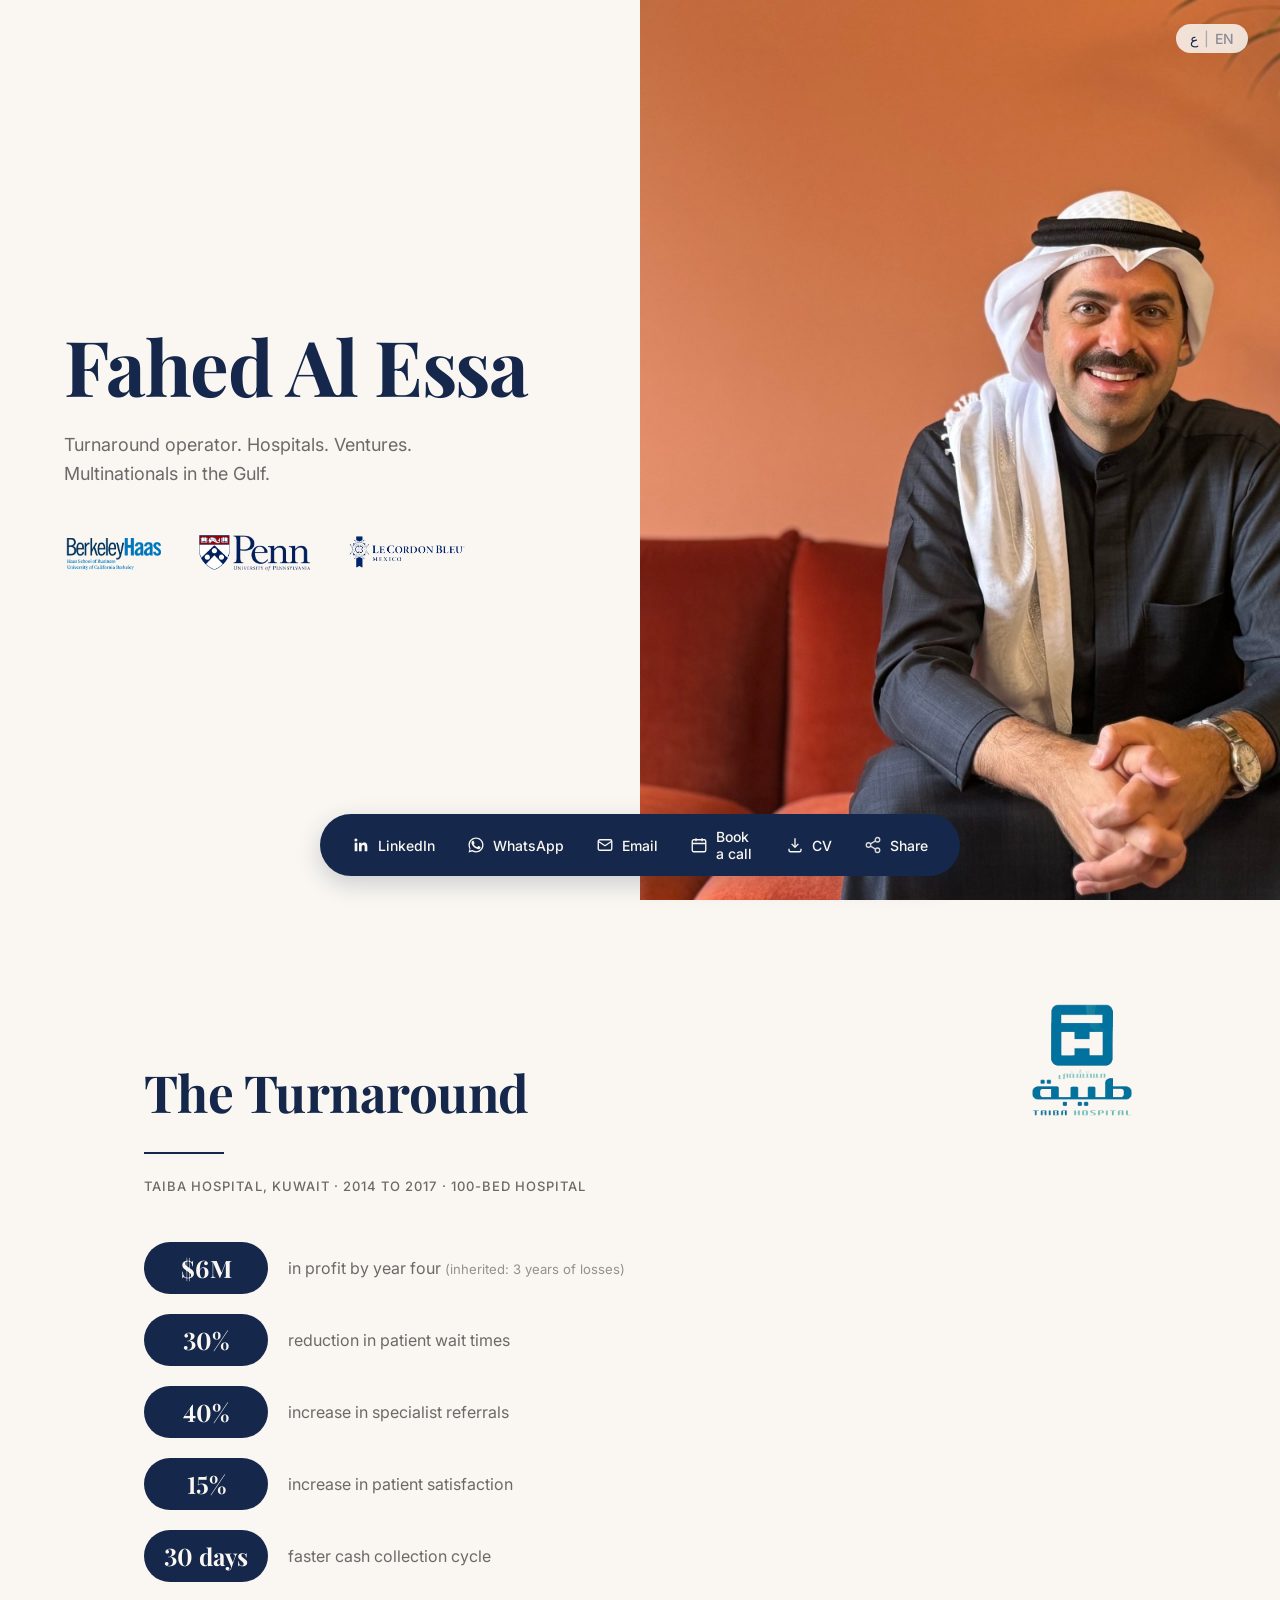
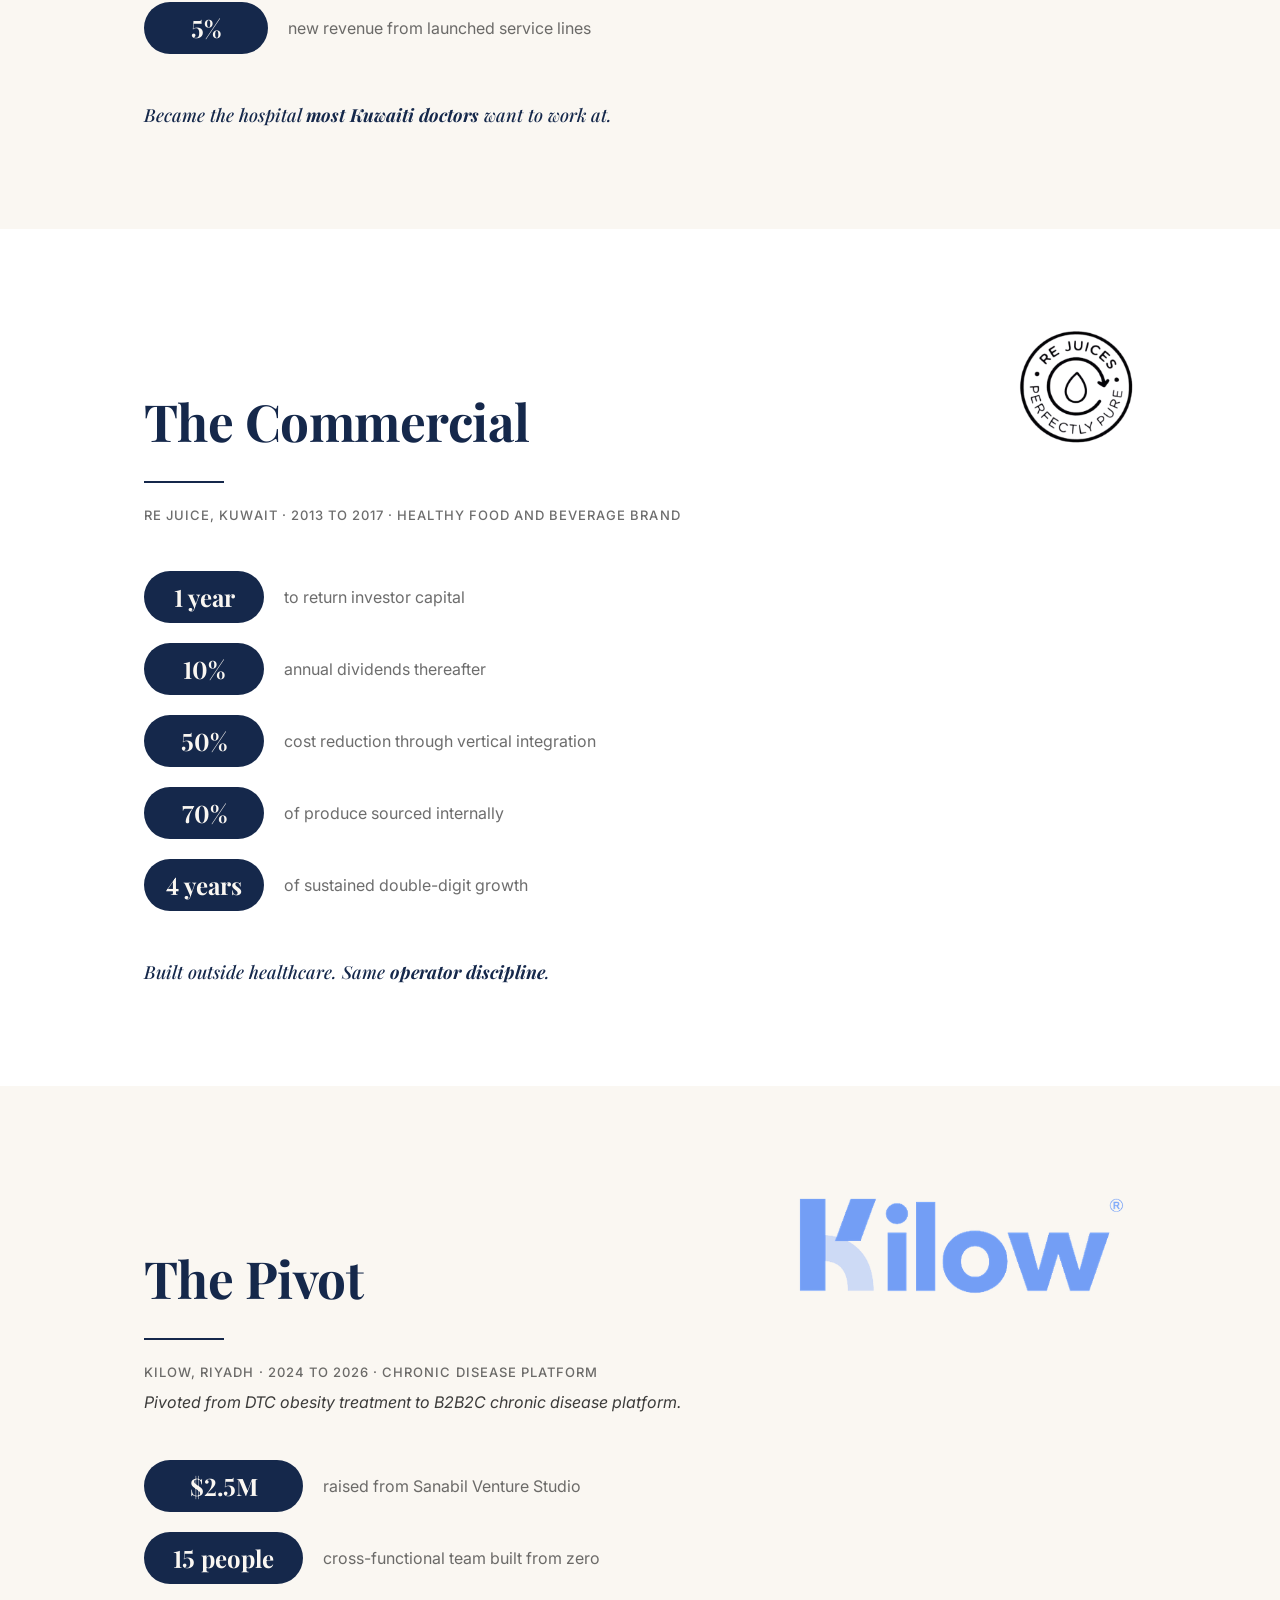
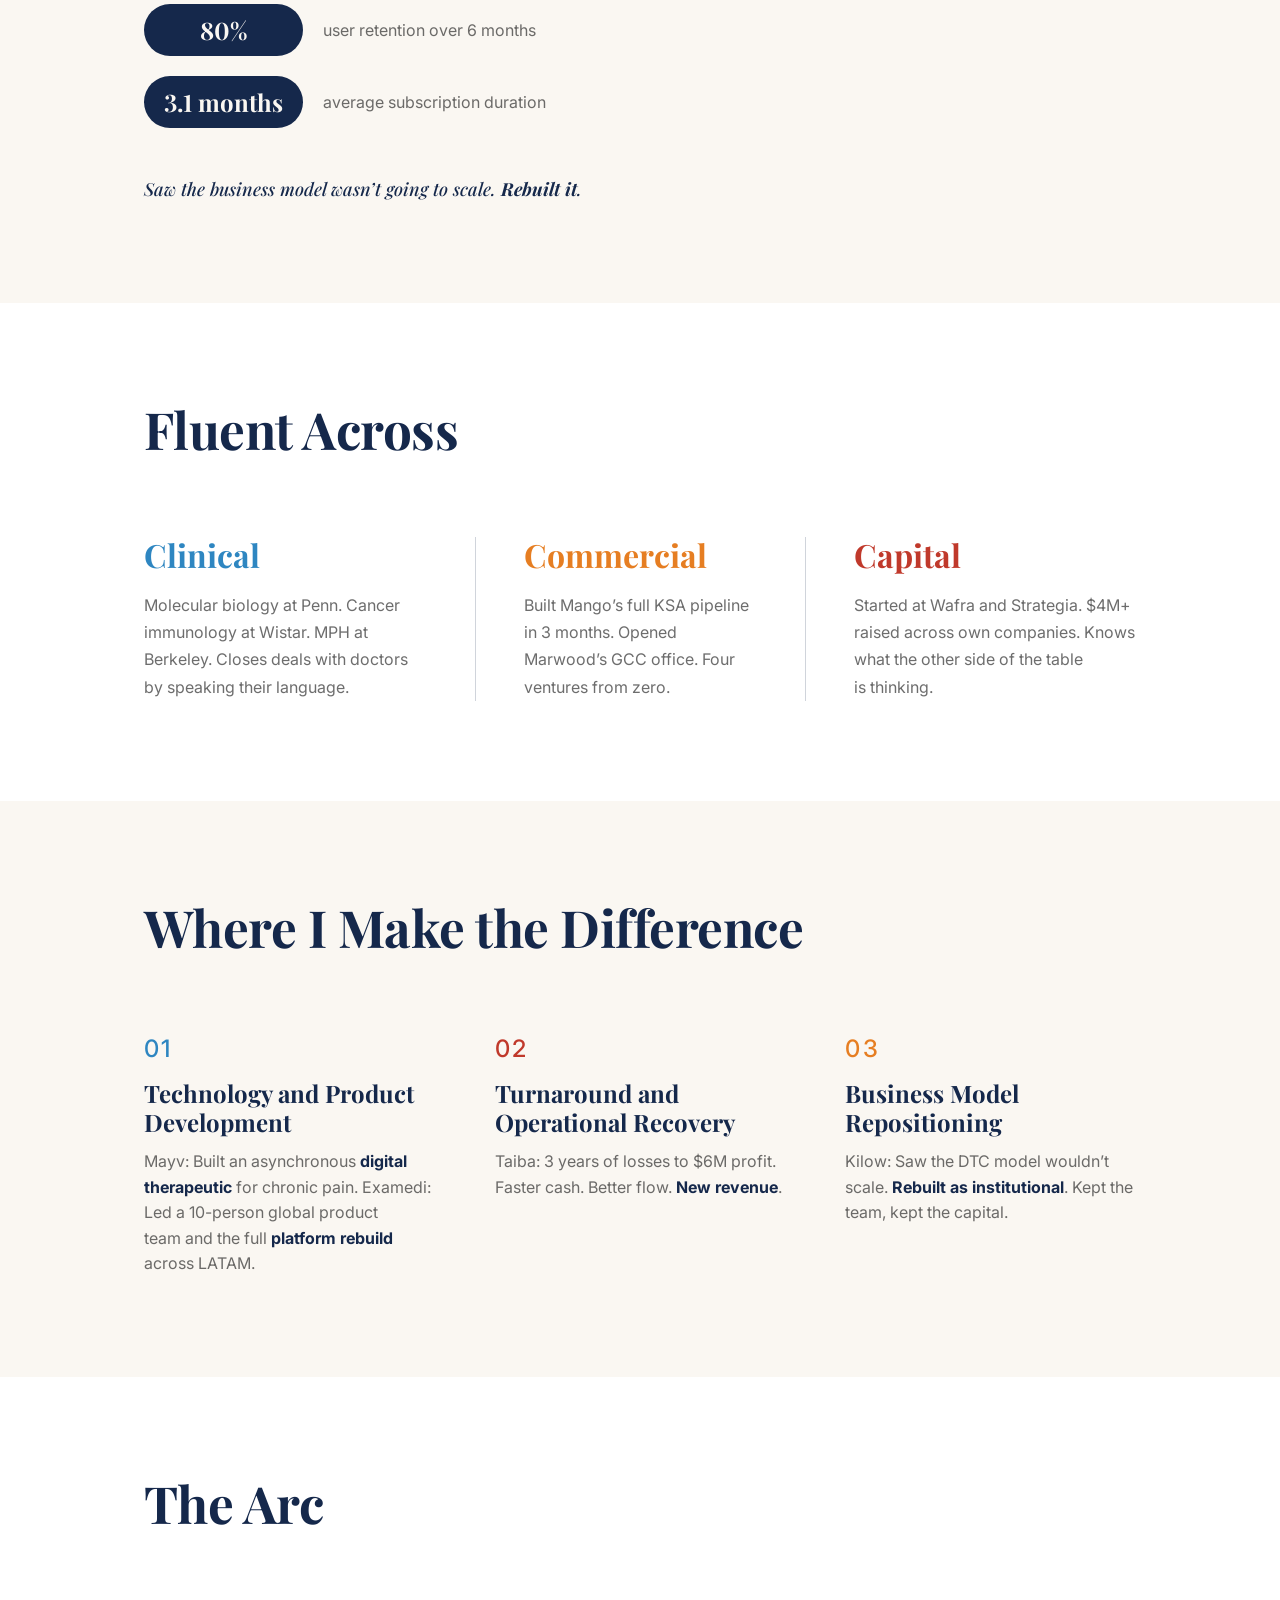
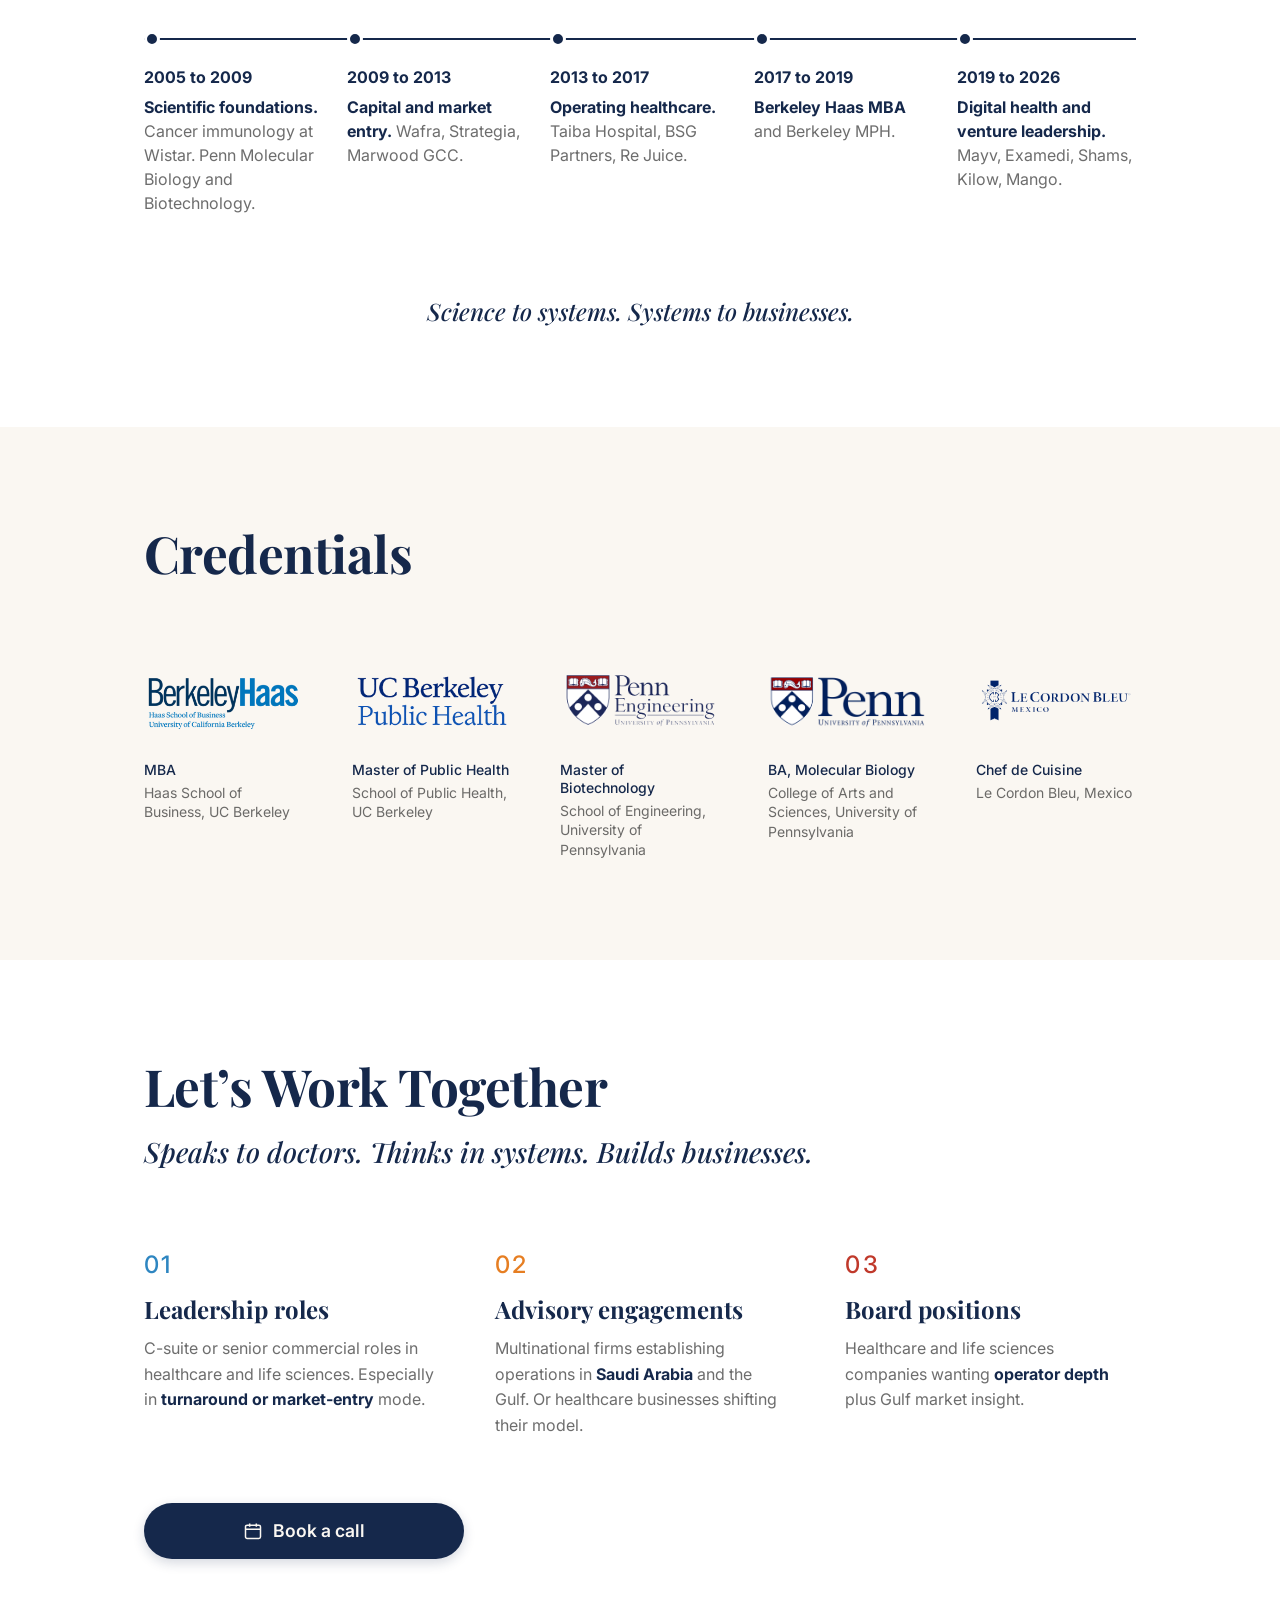
<file: index.html>
<!doctype html>
<html lang="en">
<head>
<meta charset="UTF-8" />
<meta name="viewport" content="width=device-width, initial-scale=1, viewport-fit=cover, maximum-scale=1, user-scalable=no" />
<title>Fahed Al Essa</title>
<meta name="description" content="Fahed Al Essa: Turnaround operator. Hospitals. Ventures. Multinationals in the Gulf." />
<meta name="theme-color" content="#FAF7F2" />
<meta property="og:title" content="Fahed Al Essa" />
<meta property="og:description" content="Turnaround operator. Hospitals. Ventures. Multinationals in the Gulf." />
<meta property="og:image" content="https://www.fahedalessa.com/assets/headshot.jpg" />
<meta property="og:image:width" content="900" />
<meta property="og:image:height" content="1184" />
<meta property="og:url" content="https://fahedalessa.com" />
<meta property="og:type" content="website" />
<meta name="twitter:card" content="summary_large_image" />
<meta name="twitter:image" content="https://www.fahedalessa.com/assets/headshot.jpg" />
<link rel="preconnect" href="https://fonts.googleapis.com" />
<link rel="preconnect" href="https://fonts.gstatic.com" crossorigin />
<link href="https://fonts.googleapis.com/css2?family=Playfair+Display:ital,wght@0,500;0,600;0,700;1,500&family=Inter:wght@300;400;500;600;700&display=swap" rel="stylesheet" />
<link rel="stylesheet" href="styles.css" />
<link rel="stylesheet" href="desktop.css" />
<link rel="alternate" hreflang="ar" href="https://fahedalessa.com/ar" />
<link rel="alternate" hreflang="en" href="https://fahedalessa.com" />
</head>
<body>

<div class="stage">
  <div class="viewport" id="viewport">

   <div class="screens" id="screens">

    <div class="lang-toggle">
      <a href="/ar">ع</a>
      <span class="lang-sep">|</span>
      <span class="lang-current">EN</span>
    </div>

    <div class="progress" id="progress" aria-hidden="true">
      <div class="segment"><span class="fill"></span></div>
      <div class="segment"><span class="fill"></span></div>
      <div class="segment"><span class="fill"></span></div>
      <div class="segment"><span class="fill"></span></div>
      <div class="segment"><span class="fill"></span></div>
      <div class="segment"><span class="fill"></span></div>
      <div class="segment"><span class="fill"></span></div>
      <div class="segment"><span class="fill"></span></div>
      <div class="segment"><span class="fill"></span></div>
    </div>

    <div class="track" id="track">

      <!-- Frame 1: The Proposition -->
      <section class="frame frame-cover" data-frame="0">
        <div class="cover-photo">
          <img src="assets/headshot.jpg" alt="Fahed Al Essa" width="900" height="1184" />
          <div class="photo-fade"></div>
        </div>
        <div class="cover-text">
          <h1 class="name">Fahed Al Essa</h1>
          <p class="subtitle">Turnaround operator. Hospitals. Ventures. Multinationals in the Gulf.</p>
          <div class="edu-logos">
            <img src="assets/haas-logo.png" alt="UC Berkeley Haas" />
            <img src="assets/penn-logo.png" alt="University of Pennsylvania" />
            <img src="assets/cordon-bleu-logo.png" alt="Le Cordon Bleu Mexico" />
          </div>
        </div>
        <div class="tap-hint" id="tap-hint"><span>Tap right to continue</span></div>
      </section>

      <!-- Frame 2: The Turnaround -->
      <section class="frame frame-chapter" data-frame="1">
        <div class="chapter-head">
          <h2 class="hero">The Turnaround</h2>
          <img class="chapter-logo chapter-logo-lg" src="assets/taiba-logo.png" alt="Taiba Hospital" />
        </div>
        <p class="chapter-descriptor">100-bed hospital</p>
        <p class="chapter-subtitle">Taiba Hospital, Kuwait. 2014 to 2017.</p>
        <ul class="outcome-list">
          <li><span class="outcome-label">Inherited:</span> <span class="outcome-value">3 years</span> of losses</li>
          <li><span class="outcome-label">Delivered:</span> <span class="outcome-value">$6M</span> in profit by year four</li>
          <li><span class="outcome-label">Patient wait times:</span> down <span class="outcome-value">30%</span></li>
          <li><span class="outcome-label">Specialist referrals:</span> up <span class="outcome-value">40%</span></li>
          <li><span class="outcome-label">Patient satisfaction:</span> up <span class="outcome-value">15%</span></li>
          <li><span class="outcome-label">Cash collection cycle:</span> <span class="outcome-value">30 days</span>&nbsp;faster</li>
          <li><span class="outcome-label">New service lines launched:</span> <span class="outcome-value">5%</span> new revenue in 12 months</li>
        </ul>
        <p class="chapter-closing">Became the hospital <strong>most Kuwaiti doctors</strong> want to work at.</p>
      </section>

      <!-- Frame 3: The Commercial -->
      <section class="frame frame-chapter" data-frame="2">
        <div class="chapter-head">
          <h2 class="hero">The Commercial</h2>
          <img class="chapter-logo" src="assets/rejuice-logo.png" alt="Re Juice" />
        </div>
        <p class="chapter-descriptor">Healthy food and beverage brand</p>
        <p class="chapter-subtitle">Re Juice, Kuwait. 2013 to 2017.</p>
        <ul class="outcome-list">
          <li>Returned investor capital in <span class="outcome-value">year one</span></li>
          <li><span class="outcome-value">10%</span> annual dividends thereafter</li>
          <li><span class="outcome-value">50%</span> cost reduction through vertical&nbsp;integration</li>
          <li><span class="outcome-value">70%</span> of produce sourced internally</li>
          <li><span class="outcome-value">Four years</span> of sustained double-digit growth</li>
        </ul>
        <p class="chapter-closing">Built outside healthcare. Same <strong>operator discipline</strong>.</p>
      </section>

      <!-- Frame 4: The Pivot -->
      <section class="frame frame-chapter" data-frame="3">
        <div class="chapter-head">
          <h2 class="hero">The Pivot</h2>
          <img class="chapter-logo" src="assets/kilow-logo.png" alt="Kilow" />
        </div>
        <p class="chapter-subtitle">Kilow, Riyadh. 2024 to 2026.</p>
        <p class="chapter-descriptor">Chronic disease platform</p>
        <p class="context-line">Pivoted from DTC obesity treatment to B2B2C chronic disease platform.</p>
        <ul class="outcome-list">
          <li><span class="outcome-value">$2.5M</span> raised from Sanabil Venture Studio</li>
          <li><span class="outcome-value">15-person</span> cross-functional team built from zero</li>
          <li><span class="outcome-value">80%</span> user retention over 6 months</li>
          <li><span class="outcome-value">3.1 month</span> average subscription duration</li>
        </ul>
        <p class="chapter-closing">Saw the business model wasn&rsquo;t going to scale. <strong>Rebuilt it</strong>.</p>
      </section>

      <!-- Frame 5: Fluent Across Clinical, Commercial, and Capital -->
      <section class="frame frame-fluent" data-frame="4">
        <h2 class="hero">Fluent Across</h2>
        <div class="word-stack">
          <div class="word-stack-item word-blue">Clinical</div>
          <div class="word-stack-item word-amber">Commercial</div>
          <div class="word-stack-item word-red">Capital</div>
        </div>
        <ul class="stat-list">
          <li><strong class="stat-domain stat-domain-blue">Clinical</strong>: Molecular biology at Penn. Cancer immunology at Wistar. MPH at Berkeley. I close deals with doctors because I speak their language.</li>
          <li><strong class="stat-domain stat-domain-amber">Commercial</strong>: Built Mango&rsquo;s full KSA pipeline in 3 months. Opened Marwood&rsquo;s GCC office. Four ventures from zero.</li>
          <li><strong class="stat-domain stat-domain-red">Capital</strong>: Started at Wafra and Strategia. $4M+ raised across my own companies. I know what the other side of the table is thinking.</li>
        </ul>
      </section>

      <!-- Frame 6: Where I Make the Difference -->
      <section class="frame frame-mandates" data-frame="5">
        <h2 class="hero">Where I Make the Difference</h2>
        <ol class="mandate-list">
          <li class="mandate">
            <span class="mandate-num mandate-num-blue">1</span>
            <span class="mandate-body">
              <span class="mandate-title">Technology and product development</span>
              <span class="mandate-proof">Mayv: Built an asynchronous <strong>digital therapeutic</strong> for chronic pain. Examedi: Led a 10-person global product team and the full <strong>platform rebuild</strong> across LATAM.</span>
            </span>
          </li>
          <li class="mandate">
            <span class="mandate-num mandate-num-red">2</span>
            <span class="mandate-body">
              <span class="mandate-title">Turnaround and operational recovery</span>
              <span class="mandate-proof">Taiba: 3 years of losses to $6M profit. Faster cash. Better flow. <strong>New revenue</strong>.</span>
            </span>
          </li>
          <li class="mandate">
            <span class="mandate-num mandate-num-amber">3</span>
            <span class="mandate-body">
              <span class="mandate-title">Business model repositioning</span>
              <span class="mandate-proof">Kilow: Saw the DTC model wouldn&rsquo;t scale. <strong>Rebuilt as institutional</strong>. Kept the team, kept the capital.</span>
            </span>
          </li>
        </ol>
      </section>

      <!-- Frame 7: The Arc -->
      <section class="frame frame-arc" data-frame="6">
        <h2 class="hero">The Arc</h2>
        <ul class="arc-list">
          <li class="arc-item">
            <span class="arc-years">2005 to 2009</span>
            <span class="arc-text"><strong>Scientific foundations.</strong> Cancer immunology at Wistar. Penn Molecular Biology and Biotechnology.</span>
          </li>
          <li class="arc-item">
            <span class="arc-years">2009 to 2013</span>
            <span class="arc-text"><strong>Capital and market entry.</strong> Wafra, Strategia, Marwood GCC.</span>
          </li>
          <li class="arc-item">
            <span class="arc-years">2013 to 2017</span>
            <span class="arc-text"><strong>Operating healthcare.</strong> Taiba Hospital, BSG Partners, Re Juice.</span>
          </li>
          <li class="arc-item">
            <span class="arc-years">2017 to 2019</span>
            <span class="arc-text"><strong>Berkeley Haas MBA</strong> and Berkeley MPH.</span>
          </li>
          <li class="arc-item">
            <span class="arc-years">2019 to 2026</span>
            <span class="arc-text"><strong>Digital health and venture leadership.</strong> Mayv, Examedi, Shams, Kilow, Mango.</span>
          </li>
        </ul>
        <p class="chapter-closing">Science to systems. Systems to businesses.</p>
      </section>

      <!-- Frame 8: Credentials -->
      <section class="frame frame-last" data-frame="7">
        <h2 class="label-lg">Credentials</h2>

        <ul class="cred-cards">
          <li class="cred-card">
            <span class="cred-logo"><img src="assets/haas-logo.png" alt="UC Berkeley Haas" /></span>
            <span class="cred-text">
              <span class="cred-degree">MBA</span>
              <span class="cred-program">Haas School of Business<br />UC Berkeley</span>
            </span>
          </li>
          <li class="cred-card">
            <span class="cred-logo"><img src="assets/berkeley-public-health-logo.png" alt="UC Berkeley Public Health" /></span>
            <span class="cred-text">
              <span class="cred-degree">Master of Public Health</span>
              <span class="cred-program">School of Public Health<br />UC Berkeley</span>
            </span>
          </li>
          <li class="cred-card">
            <span class="cred-logo"><img src="assets/penn-engineering-logo.png" alt="Penn Engineering, University of Pennsylvania" /></span>
            <span class="cred-text">
              <span class="cred-degree">Master of Biotechnology</span>
              <span class="cred-program">School of Engineering<br />University of Pennsylvania</span>
            </span>
          </li>
          <li class="cred-card">
            <span class="cred-logo"><img src="assets/penn-logo.png" alt="University of Pennsylvania" /></span>
            <span class="cred-text">
              <span class="cred-degree">BA, Molecular Biology</span>
              <span class="cred-program">College of Arts and Sciences<br />University of Pennsylvania</span>
            </span>
          </li>
          <li class="cred-card">
            <span class="cred-logo"><img src="assets/cordon-bleu-logo.png" alt="Le Cordon Bleu Mexico" /></span>
            <span class="cred-text">
              <span class="cred-degree">Chef de Cuisine</span>
              <span class="cred-program">Le Cordon Bleu, Mexico</span>
            </span>
          </li>
        </ul>
      </section>

      <!-- Frame 9: Let's Work Together -->
      <section class="frame frame-work" data-frame="8">
        <div class="work-header">
          <h2 class="hero">Let&rsquo;s Work Together</h2>
          <p class="work-tagline">Speaks to doctors. Thinks in systems. Builds businesses.</p>
          <ol class="mandate-list">
            <li class="mandate">
              <span class="mandate-num mandate-num-blue">1</span>
              <span class="mandate-body">
                <span class="mandate-title">Leadership roles</span>
                <span class="mandate-proof">C-suite or senior commercial roles in healthcare and life sciences. Especially in <strong>turnaround or market-entry</strong> mode.</span>
              </span>
            </li>
            <li class="mandate">
              <span class="mandate-num mandate-num-amber">2</span>
              <span class="mandate-body">
                <span class="mandate-title">Advisory engagements</span>
                <span class="mandate-proof">Multinational firms establishing operations in <strong>Saudi Arabia</strong> and the Gulf. Or healthcare businesses shifting their model.</span>
              </span>
            </li>
            <li class="mandate">
              <span class="mandate-num mandate-num-red">3</span>
              <span class="mandate-body">
                <span class="mandate-title">Board positions</span>
                <span class="mandate-proof">Healthcare and life sciences companies wanting <strong>operator depth</strong> plus Gulf market insight.</span>
              </span>
            </li>
          </ol>
          <a class="cta-book-call" href="https://calendly.com/fahedalessa/meeting" target="_blank" rel="noopener noreferrer">
            <svg width="20" height="20" viewBox="0 0 24 24" fill="none" stroke="currentColor" stroke-width="1.8"><rect x="3" y="5" width="18" height="16" rx="2"/><path d="M8 3v4M16 3v4M3 10h18"/></svg>
            <span>Book a call</span>
          </a>
        </div>

        <div class="contact-section no-advance">
          <p class="connect-cta">Let&rsquo;s connect.</p>
          <div class="connect-grid">
            <a class="contact-link" href="https://www.linkedin.com/in/fahedessa" target="_blank" rel="noopener noreferrer">
              <svg width="19" height="19" viewBox="0 0 24 24" fill="currentColor"><path d="M20.45 20.45h-3.56v-5.57c0-1.33-.02-3.04-1.85-3.04-1.86 0-2.14 1.45-2.14 2.94v5.67H9.34V9h3.41v1.56h.05c.48-.9 1.64-1.85 3.37-1.85 3.6 0 4.27 2.37 4.27 5.45v6.29zM5.34 7.43a2.07 2.07 0 1 1 0-4.13 2.07 2.07 0 0 1 0 4.13zM7.12 20.45H3.56V9h3.56v11.45z"/></svg>
              <span>LinkedIn</span>
            </a>
            <a class="contact-link" href="assets/fahed-al-essa-cv.pdf" target="_blank" rel="noopener noreferrer">
              <svg width="19" height="19" viewBox="0 0 24 24" fill="none" stroke="currentColor" stroke-width="1.8"><path d="M12 3v11" /><path d="M7.5 10.5L12 15l4.5-4.5" /><path d="M4 17v2a2 2 0 0 0 2 2h12a2 2 0 0 0 2-2v-2" /></svg>
              <span>CV</span>
            </a>
            <a class="contact-link" href="https://wa.me/message/VENXH5ZU6H55O1" target="_blank" rel="noopener noreferrer">
              <svg width="19" height="19" viewBox="0 0 24 24" fill="currentColor"><path d="M17.47 14.38c-.3-.15-1.75-.86-2.02-.96-.27-.1-.47-.15-.67.15-.2.3-.77.96-.94 1.16-.17.2-.35.22-.65.07-.3-.15-1.26-.46-2.4-1.47-.89-.79-1.48-1.76-1.66-2.06-.17-.3-.02-.46.13-.61.14-.14.3-.35.45-.53.15-.17.2-.3.3-.5.1-.2.05-.37-.02-.52-.07-.15-.67-1.6-.91-2.2-.24-.57-.49-.5-.67-.5-.17-.01-.37-.01-.57-.01s-.52.07-.8.37c-.27.3-1.04 1.02-1.04 2.47 0 1.46 1.06 2.87 1.21 3.07.15.2 2.1 3.2 5.08 4.48.71.31 1.26.49 1.69.63.71.22 1.36.19 1.87.12.57-.09 1.75-.72 2-1.41.24-.69.24-1.28.17-1.41-.07-.12-.27-.2-.57-.35z"/><path d="M12.01 2.01C6.5 2.01 2 6.49 2 12c0 1.9.53 3.68 1.45 5.2L2 22l4.95-1.4A9.95 9.95 0 0 0 12.01 22C17.52 22 22 17.52 22 12s-4.48-9.99-9.99-9.99zm0 18.17c-1.75 0-3.37-.5-4.75-1.36l-.34-.2-3.03.86.85-2.97-.22-.35A8.14 8.14 0 0 1 3.83 12c0-4.52 3.67-8.19 8.18-8.19 4.52 0 8.18 3.67 8.18 8.19 0 4.52-3.66 8.18-8.18 8.18z"/></svg>
              <span>WhatsApp</span>
            </a>
            <button class="contact-link share-btn" type="button" id="share-btn">
              <svg width="19" height="19" viewBox="0 0 24 24" fill="none" stroke="currentColor" stroke-width="1.8"><circle cx="18" cy="5" r="3"/><circle cx="6" cy="12" r="3"/><circle cx="18" cy="19" r="3"/><line x1="8.59" y1="13.51" x2="15.42" y2="17.49"/><line x1="15.41" y1="6.51" x2="8.59" y2="10.49"/></svg>
              <span>Share</span>
            </button>
            <a class="contact-link" href="mailto:fgessa@gmail.com">
              <svg width="19" height="19" viewBox="0 0 24 24" fill="none" stroke="currentColor" stroke-width="1.8"><rect x="3" y="5" width="18" height="14" rx="2"/><path d="M3 7l9 6 9-6"/></svg>
              <span>Email</span>
            </a>
          </div>
        </div>
      </section>

    </div>

   </div>

    <footer class="site-footer">
      <a class="footer-link" href="https://www.linkedin.com/in/fahedessa" target="_blank" rel="noopener noreferrer" aria-label="LinkedIn">
        <svg width="19" height="19" viewBox="0 0 24 24" fill="currentColor"><path d="M20.45 20.45h-3.56v-5.57c0-1.33-.02-3.04-1.85-3.04-1.86 0-2.14 1.45-2.14 2.94v5.67H9.34V9h3.41v1.56h.05c.48-.9 1.64-1.85 3.37-1.85 3.6 0 4.27 2.37 4.27 5.45v6.29zM5.34 7.43a2.07 2.07 0 1 1 0-4.13 2.07 2.07 0 0 1 0 4.13zM7.12 20.45H3.56V9h3.56v11.45z"/></svg>
      </a>
      <a class="footer-link" href="https://wa.me/message/VENXH5ZU6H55O1" target="_blank" rel="noopener noreferrer" aria-label="WhatsApp">
        <svg width="19" height="19" viewBox="0 0 24 24" fill="currentColor"><path d="M17.47 14.38c-.3-.15-1.75-.86-2.02-.96-.27-.1-.47-.15-.67.15-.2.3-.77.96-.94 1.16-.17.2-.35.22-.65.07-.3-.15-1.26-.46-2.4-1.47-.89-.79-1.48-1.76-1.66-2.06-.17-.3-.02-.46.13-.61.14-.14.3-.35.45-.53.15-.17.2-.3.3-.5.1-.2.05-.37-.02-.52-.07-.15-.67-1.6-.91-2.2-.24-.57-.49-.5-.67-.5-.17-.01-.37-.01-.57-.01s-.52.07-.8.37c-.27.3-1.04 1.02-1.04 2.47 0 1.46 1.06 2.87 1.21 3.07.15.2 2.1 3.2 5.08 4.48.71.31 1.26.49 1.69.63.71.22 1.36.19 1.87.12.57-.09 1.75-.72 2-1.41.24-.69.24-1.28.17-1.41-.07-.12-.27-.2-.57-.35z"/><path d="M12.01 2.01C6.5 2.01 2 6.49 2 12c0 1.9.53 3.68 1.45 5.2L2 22l4.95-1.4A9.95 9.95 0 0 0 12.01 22C17.52 22 22 17.52 22 12s-4.48-9.99-9.99-9.99zm0 18.17c-1.75 0-3.37-.5-4.75-1.36l-.34-.2-3.03.86.85-2.97-.22-.35A8.14 8.14 0 0 1 3.83 12c0-4.52 3.67-8.19 8.18-8.19 4.52 0 8.18 3.67 8.18 8.19 0 4.52-3.66 8.18-8.18 8.18z"/></svg>
      </a>
      <a class="footer-link" href="mailto:fgessa@gmail.com" aria-label="Email">
        <svg width="19" height="19" viewBox="0 0 24 24" fill="none" stroke="currentColor" stroke-width="1.8"><rect x="3" y="5" width="18" height="14" rx="2"/><path d="M3 7l9 6 9-6"/></svg>
      </a>
      <a class="footer-link" href="assets/fahed-al-essa-cv.pdf" target="_blank" rel="noopener noreferrer">
        <span>CV</span>
      </a>
      <button class="footer-link share-btn" type="button" id="share-btn-footer" aria-label="Share">
        <svg width="19" height="19" viewBox="0 0 24 24" fill="none" stroke="currentColor" stroke-width="1.8"><circle cx="18" cy="5" r="3"/><circle cx="6" cy="12" r="3"/><circle cx="18" cy="19" r="3"/><line x1="8.59" y1="13.51" x2="15.42" y2="17.49"/><line x1="15.41" y1="6.51" x2="8.59" y2="10.49"/></svg>
      </button>
    </footer>

  </div>
</div>

<div class="desktop" id="desktop">

  <!-- Desktop Hero -->
  <section class="d-hero">
    <div class="d-hero-left">
      <h1 class="d-hero-name">Fahed Al Essa</h1>
      <p class="d-hero-subtitle">Turnaround operator. Hospitals. Ventures. Multinationals in the Gulf.</p>
      <div class="d-hero-logos">
        <img src="assets/haas-logo.png" alt="UC Berkeley Haas" />
        <img src="assets/penn-logo.png" alt="University of Pennsylvania" />
        <img src="assets/cordon-bleu-logo.png" alt="Le Cordon Bleu Mexico" />
      </div>
    </div>
    <div class="d-hero-right">
      <img src="assets/headshot-landscape.jpg" alt="Fahed Al Essa" width="2000" height="1125" />
    </div>
  </section>

  <!-- Section 2: The Turnaround -->
  <section class="d-section d-section--cream">
    <div class="d-container">
      <div class="d-section-header">
        <h2 class="d-section-title">The Turnaround</h2>
        <img class="d-section-logo" src="assets/taiba-logo.png" alt="Taiba Hospital" />
      </div>
      <div class="d-rule"></div>
      <p class="d-meta">Taiba Hospital, Kuwait &middot; 2014 to 2017 &middot; 100-bed hospital</p>
      <div class="d-numbers">
        <div class="d-pill-row">
          <span class="d-pill">$6M</span>
          <span class="d-number-text">in profit by year four <span class="d-number-sub">(inherited: 3 years of losses)</span></span>
        </div>
        <div class="d-pill-row">
          <span class="d-pill">30%</span>
          <span class="d-number-text">reduction in patient wait times</span>
        </div>
        <div class="d-pill-row">
          <span class="d-pill">40%</span>
          <span class="d-number-text">increase in specialist referrals</span>
        </div>
        <div class="d-pill-row">
          <span class="d-pill">15%</span>
          <span class="d-number-text">increase in patient satisfaction</span>
        </div>
        <div class="d-pill-row">
          <span class="d-pill">30 days</span>
          <span class="d-number-text">faster cash collection cycle</span>
        </div>
        <div class="d-pill-row">
          <span class="d-pill">5%</span>
          <span class="d-number-text">new revenue from launched service lines</span>
        </div>
      </div>
      <p class="d-closing">Became the hospital <strong>most Kuwaiti doctors</strong> want to work at.</p>
    </div>
  </section>

  <!-- Section 3: The Commercial -->
  <section class="d-section d-section--white">
    <div class="d-container">
      <div class="d-section-header">
        <h2 class="d-section-title">The Commercial</h2>
        <img class="d-section-logo" src="assets/rejuice-logo.png" alt="Re Juice" />
      </div>
      <div class="d-rule"></div>
      <p class="d-meta">Re Juice, Kuwait &middot; 2013 to 2017 &middot; Healthy food and beverage brand</p>
      <div class="d-numbers">
        <div class="d-pill-row">
          <span class="d-pill">1 year</span>
          <span class="d-number-text">to return investor capital</span>
        </div>
        <div class="d-pill-row">
          <span class="d-pill">10%</span>
          <span class="d-number-text">annual dividends thereafter</span>
        </div>
        <div class="d-pill-row">
          <span class="d-pill">50%</span>
          <span class="d-number-text">cost reduction through vertical integration</span>
        </div>
        <div class="d-pill-row">
          <span class="d-pill">70%</span>
          <span class="d-number-text">of produce sourced internally</span>
        </div>
        <div class="d-pill-row">
          <span class="d-pill">4 years</span>
          <span class="d-number-text">of sustained double-digit growth</span>
        </div>
      </div>
      <p class="d-closing">Built outside healthcare. Same <strong>operator discipline</strong>.</p>
    </div>
  </section>

  <!-- Section 4: The Pivot -->
  <section class="d-section d-section--cream">
    <div class="d-container">
      <div class="d-section-header">
        <h2 class="d-section-title">The Pivot</h2>
        <img class="d-section-logo" src="assets/kilow-logo.png" alt="Kilow" />
      </div>
      <div class="d-rule"></div>
      <p class="d-meta">Kilow, Riyadh &middot; 2024 to 2026 &middot; Chronic disease platform</p>
      <p class="context-line">Pivoted from DTC obesity treatment to B2B2C chronic disease platform.</p>
      <div class="d-numbers">
        <div class="d-pill-row">
          <span class="d-pill">$2.5M</span>
          <span class="d-number-text">raised from Sanabil Venture Studio</span>
        </div>
        <div class="d-pill-row">
          <span class="d-pill">15 people</span>
          <span class="d-number-text">cross-functional team built from zero</span>
        </div>
        <div class="d-pill-row">
          <span class="d-pill">80%</span>
          <span class="d-number-text">user retention over 6 months</span>
        </div>
        <div class="d-pill-row">
          <span class="d-pill">3.1 months</span>
          <span class="d-number-text">average subscription duration</span>
        </div>
      </div>
      <p class="d-closing">Saw the business model wasn&rsquo;t going to scale. <strong>Rebuilt it</strong>.</p>
    </div>
  </section>

  <!-- Section 5: Fluent Across -->
  <section class="d-section d-section--white">
    <div class="d-container">
      <h2 class="d-section-title">Fluent Across</h2>
      <div class="d-fluent-grid">
        <div class="d-fluent-col">
          <h3 class="d-fluent-head" style="color:#2E86C1;">Clinical</h3>
          <p class="d-fluent-body">Molecular biology at Penn. Cancer immunology at Wistar. MPH at Berkeley. Closes deals with doctors by speaking their language.</p>
        </div>
        <div class="d-fluent-col">
          <h3 class="d-fluent-head" style="color:#E67E22;">Commercial</h3>
          <p class="d-fluent-body">Built Mango&rsquo;s full KSA pipeline in 3 months. Opened Marwood&rsquo;s GCC office. Four ventures from zero.</p>
        </div>
        <div class="d-fluent-col">
          <h3 class="d-fluent-head" style="color:#C0392B;">Capital</h3>
          <p class="d-fluent-body">Started at Wafra and Strategia. $4M+ raised across own companies. Knows what the other side of the table is thinking.</p>
        </div>
      </div>
    </div>
  </section>

  <!-- Section 6: Where I Make the Difference -->
  <section class="d-section d-section--cream">
    <div class="d-container">
      <h2 class="d-section-title">Where I Make the Difference</h2>
      <div class="d-mandates-grid">
        <div class="d-mandate">
          <div class="d-mandate-num" style="color:#2E86C1;">01</div>
          <h3 class="d-mandate-title">Technology and Product Development</h3>
          <p class="d-mandate-desc">Mayv: Built an asynchronous <strong>digital therapeutic</strong> for chronic pain. Examedi: Led a 10-person global product team and the full <strong>platform rebuild</strong> across LATAM.</p>
        </div>
        <div class="d-mandate">
          <div class="d-mandate-num" style="color:#C0392B;">02</div>
          <h3 class="d-mandate-title">Turnaround and Operational Recovery</h3>
          <p class="d-mandate-desc">Taiba: 3 years of losses to $6M profit. Faster cash. Better flow. <strong>New revenue</strong>.</p>
        </div>
        <div class="d-mandate">
          <div class="d-mandate-num" style="color:#E67E22;">03</div>
          <h3 class="d-mandate-title">Business Model Repositioning</h3>
          <p class="d-mandate-desc">Kilow: Saw the DTC model wouldn&rsquo;t scale. <strong>Rebuilt as institutional</strong>. Kept the team, kept the capital.</p>
        </div>
      </div>
    </div>
  </section>

  <!-- Section 7: The Arc -->
  <section class="d-section d-section--white">
    <div class="d-container">
      <h2 class="d-section-title">The Arc</h2>
      <div class="d-arc">
        <div class="d-arc-line"></div>
        <div class="d-arc-row">
          <div class="d-arc-item">
            <span class="d-arc-dot"></span>
            <div class="d-arc-years">2005 to 2009</div>
            <div class="d-arc-desc"><strong>Scientific foundations.</strong> Cancer immunology at Wistar. Penn Molecular Biology and Biotechnology.</div>
          </div>
          <div class="d-arc-item">
            <span class="d-arc-dot"></span>
            <div class="d-arc-years">2009 to 2013</div>
            <div class="d-arc-desc"><strong>Capital and market entry.</strong> Wafra, Strategia, Marwood GCC.</div>
          </div>
          <div class="d-arc-item">
            <span class="d-arc-dot"></span>
            <div class="d-arc-years">2013 to 2017</div>
            <div class="d-arc-desc"><strong>Operating healthcare.</strong> Taiba Hospital, BSG Partners, Re Juice.</div>
          </div>
          <div class="d-arc-item">
            <span class="d-arc-dot"></span>
            <div class="d-arc-years">2017 to 2019</div>
            <div class="d-arc-desc"><strong>Berkeley Haas MBA</strong> and Berkeley MPH.</div>
          </div>
          <div class="d-arc-item">
            <span class="d-arc-dot"></span>
            <div class="d-arc-years">2019 to 2026</div>
            <div class="d-arc-desc"><strong>Digital health and venture leadership.</strong> Mayv, Examedi, Shams, Kilow, Mango.</div>
          </div>
        </div>
      </div>
      <p class="d-arc-closing">Science to systems. Systems to businesses.</p>
    </div>
  </section>

  <!-- Section 8: Credentials -->
  <section class="d-section d-section--cream">
    <div class="d-container">
      <h2 class="d-section-title">Credentials</h2>
      <div class="d-cred-row">
        <div class="d-cred-col">
          <div class="d-cred-logo-wrap"><img src="assets/haas-logo.png" alt="UC Berkeley Haas" /></div>
          <p class="d-cred-degree">MBA</p>
          <p class="d-cred-program">Haas School of Business, UC Berkeley</p>
        </div>
        <div class="d-cred-col">
          <div class="d-cred-logo-wrap"><img src="assets/berkeley-public-health-logo.png" alt="UC Berkeley Public Health" /></div>
          <p class="d-cred-degree">Master of Public Health</p>
          <p class="d-cred-program">School of Public Health, UC Berkeley</p>
        </div>
        <div class="d-cred-col">
          <div class="d-cred-logo-wrap"><img src="assets/penn-engineering-logo.png" alt="Penn Engineering, University of Pennsylvania" /></div>
          <p class="d-cred-degree">Master of Biotechnology</p>
          <p class="d-cred-program">School of Engineering, University of Pennsylvania</p>
        </div>
        <div class="d-cred-col">
          <div class="d-cred-logo-wrap"><img src="assets/penn-logo.png" alt="University of Pennsylvania" /></div>
          <p class="d-cred-degree">BA, Molecular Biology</p>
          <p class="d-cred-program">College of Arts and Sciences, University of Pennsylvania</p>
        </div>
        <div class="d-cred-col">
          <div class="d-cred-logo-wrap"><img src="assets/cordon-bleu-logo.png" alt="Le Cordon Bleu Mexico" /></div>
          <p class="d-cred-degree">Chef de Cuisine</p>
          <p class="d-cred-program">Le Cordon Bleu, Mexico</p>
        </div>
      </div>
    </div>
  </section>

  <!-- Section 9: Let's Work Together -->
  <section class="d-section d-section--white">
    <div class="d-container">
      <h2 class="d-section-title">Let&rsquo;s Work Together</h2>
      <p class="d-work-tagline">Speaks to doctors. Thinks in systems. Builds businesses.</p>
      <div class="d-mandates-grid">
        <div class="d-mandate">
          <div class="d-mandate-num" style="color:#2E86C1;">01</div>
          <h3 class="d-mandate-title">Leadership roles</h3>
          <p class="d-mandate-desc">C-suite or senior commercial roles in healthcare and life sciences. Especially in <strong>turnaround or market-entry</strong> mode.</p>
        </div>
        <div class="d-mandate">
          <div class="d-mandate-num" style="color:#E67E22;">02</div>
          <h3 class="d-mandate-title">Advisory engagements</h3>
          <p class="d-mandate-desc">Multinational firms establishing operations in <strong>Saudi Arabia</strong> and the Gulf. Or healthcare businesses shifting their model.</p>
        </div>
        <div class="d-mandate">
          <div class="d-mandate-num" style="color:#C0392B;">03</div>
          <h3 class="d-mandate-title">Board positions</h3>
          <p class="d-mandate-desc">Healthcare and life sciences companies wanting <strong>operator depth</strong> plus Gulf market insight.</p>
        </div>
      </div>
      <a class="d-cta-book-call" href="https://calendly.com/fahedalessa/meeting" target="_blank" rel="noopener noreferrer">
        <svg width="20" height="20" viewBox="0 0 24 24" fill="none" stroke="currentColor" stroke-width="1.8"><rect x="3" y="5" width="18" height="16" rx="2"/><path d="M8 3v4M16 3v4M3 10h18"/></svg>
        <span>Book a call</span>
      </a>
    </div>
  </section>

</div>

<!-- Desktop-only floating contact bar: persistent across the whole
     scroll, replaces Section 9's inline contact row. -->
<div class="d-float-footer" id="float-footer">
  <a class="d-float-item" href="https://www.linkedin.com/in/fahedessa" target="_blank" rel="noopener noreferrer">
    <svg width="18" height="18" viewBox="0 0 24 24" fill="currentColor"><path d="M20.45 20.45h-3.56v-5.57c0-1.33-.02-3.04-1.85-3.04-1.86 0-2.14 1.45-2.14 2.94v5.67H9.34V9h3.41v1.56h.05c.48-.9 1.64-1.85 3.37-1.85 3.6 0 4.27 2.37 4.27 5.45v6.29zM5.34 7.43a2.07 2.07 0 1 1 0-4.13 2.07 2.07 0 0 1 0 4.13zM7.12 20.45H3.56V9h3.56v11.45z"/></svg>
    <span>LinkedIn</span>
  </a>
  <a class="d-float-item" href="https://wa.me/message/VENXH5ZU6H55O1" target="_blank" rel="noopener noreferrer">
    <svg width="18" height="18" viewBox="0 0 24 24" fill="currentColor"><path d="M17.47 14.38c-.3-.15-1.75-.86-2.02-.96-.27-.1-.47-.15-.67.15-.2.3-.77.96-.94 1.16-.17.2-.35.22-.65.07-.3-.15-1.26-.46-2.4-1.47-.89-.79-1.48-1.76-1.66-2.06-.17-.3-.02-.46.13-.61.14-.14.3-.35.45-.53.15-.17.2-.3.3-.5.1-.2.05-.37-.02-.52-.07-.15-.67-1.6-.91-2.2-.24-.57-.49-.5-.67-.5-.17-.01-.37-.01-.57-.01s-.52.07-.8.37c-.27.3-1.04 1.02-1.04 2.47 0 1.46 1.06 2.87 1.21 3.07.15.2 2.1 3.2 5.08 4.48.71.31 1.26.49 1.69.63.71.22 1.36.19 1.87.12.57-.09 1.75-.72 2-1.41.24-.69.24-1.28.17-1.41-.07-.12-.27-.2-.57-.35z"/><path d="M12.01 2.01C6.5 2.01 2 6.49 2 12c0 1.9.53 3.68 1.45 5.2L2 22l4.95-1.4A9.95 9.95 0 0 0 12.01 22C17.52 22 22 17.52 22 12s-4.48-9.99-9.99-9.99zm0 18.17c-1.75 0-3.37-.5-4.75-1.36l-.34-.2-3.03.86.85-2.97-.22-.35A8.14 8.14 0 0 1 3.83 12c0-4.52 3.67-8.19 8.18-8.19 4.52 0 8.18 3.67 8.18 8.19 0 4.52-3.66 8.18-8.18 8.18z"/></svg>
    <span>WhatsApp</span>
  </a>
  <a class="d-float-item" href="mailto:fgessa@gmail.com">
    <svg width="18" height="18" viewBox="0 0 24 24" fill="none" stroke="currentColor" stroke-width="1.8"><rect x="3" y="5" width="18" height="14" rx="2"/><path d="M3 7l9 6 9-6"/></svg>
    <span>Email</span>
  </a>
  <a class="d-float-item" href="https://calendly.com/fahedalessa/meeting" target="_blank" rel="noopener noreferrer">
    <svg width="18" height="18" viewBox="0 0 24 24" fill="none" stroke="currentColor" stroke-width="1.8"><rect x="3" y="5" width="18" height="16" rx="2"/><path d="M8 3v4M16 3v4M3 10h18"/></svg>
    <span>Book a call</span>
  </a>
  <a class="d-float-item" href="assets/fahed-al-essa-cv.pdf" target="_blank" rel="noopener noreferrer">
    <svg width="18" height="18" viewBox="0 0 24 24" fill="none" stroke="currentColor" stroke-width="1.8"><path d="M12 3v11" /><path d="M7.5 10.5L12 15l4.5-4.5" /><path d="M4 17v2a2 2 0 0 0 2 2h12a2 2 0 0 0 2-2v-2" /></svg>
    <span>CV</span>
  </a>
  <button class="d-float-item share-btn" type="button" id="share-btn-float">
    <svg width="18" height="18" viewBox="0 0 24 24" fill="none" stroke="currentColor" stroke-width="1.8"><circle cx="18" cy="5" r="3"/><circle cx="6" cy="12" r="3"/><circle cx="18" cy="19" r="3"/><line x1="8.59" y1="13.51" x2="15.42" y2="17.49"/><line x1="15.41" y1="6.51" x2="8.59" y2="10.49"/></svg>
    <span>Share</span>
  </button>
</div>

<div class="lang-toggle-desktop">
  <a href="/ar">ع</a>
  <span class="lang-sep">|</span>
  <span class="lang-current">EN</span>
</div>

<script src="app.js"></script>
</body>
</html>
</file>
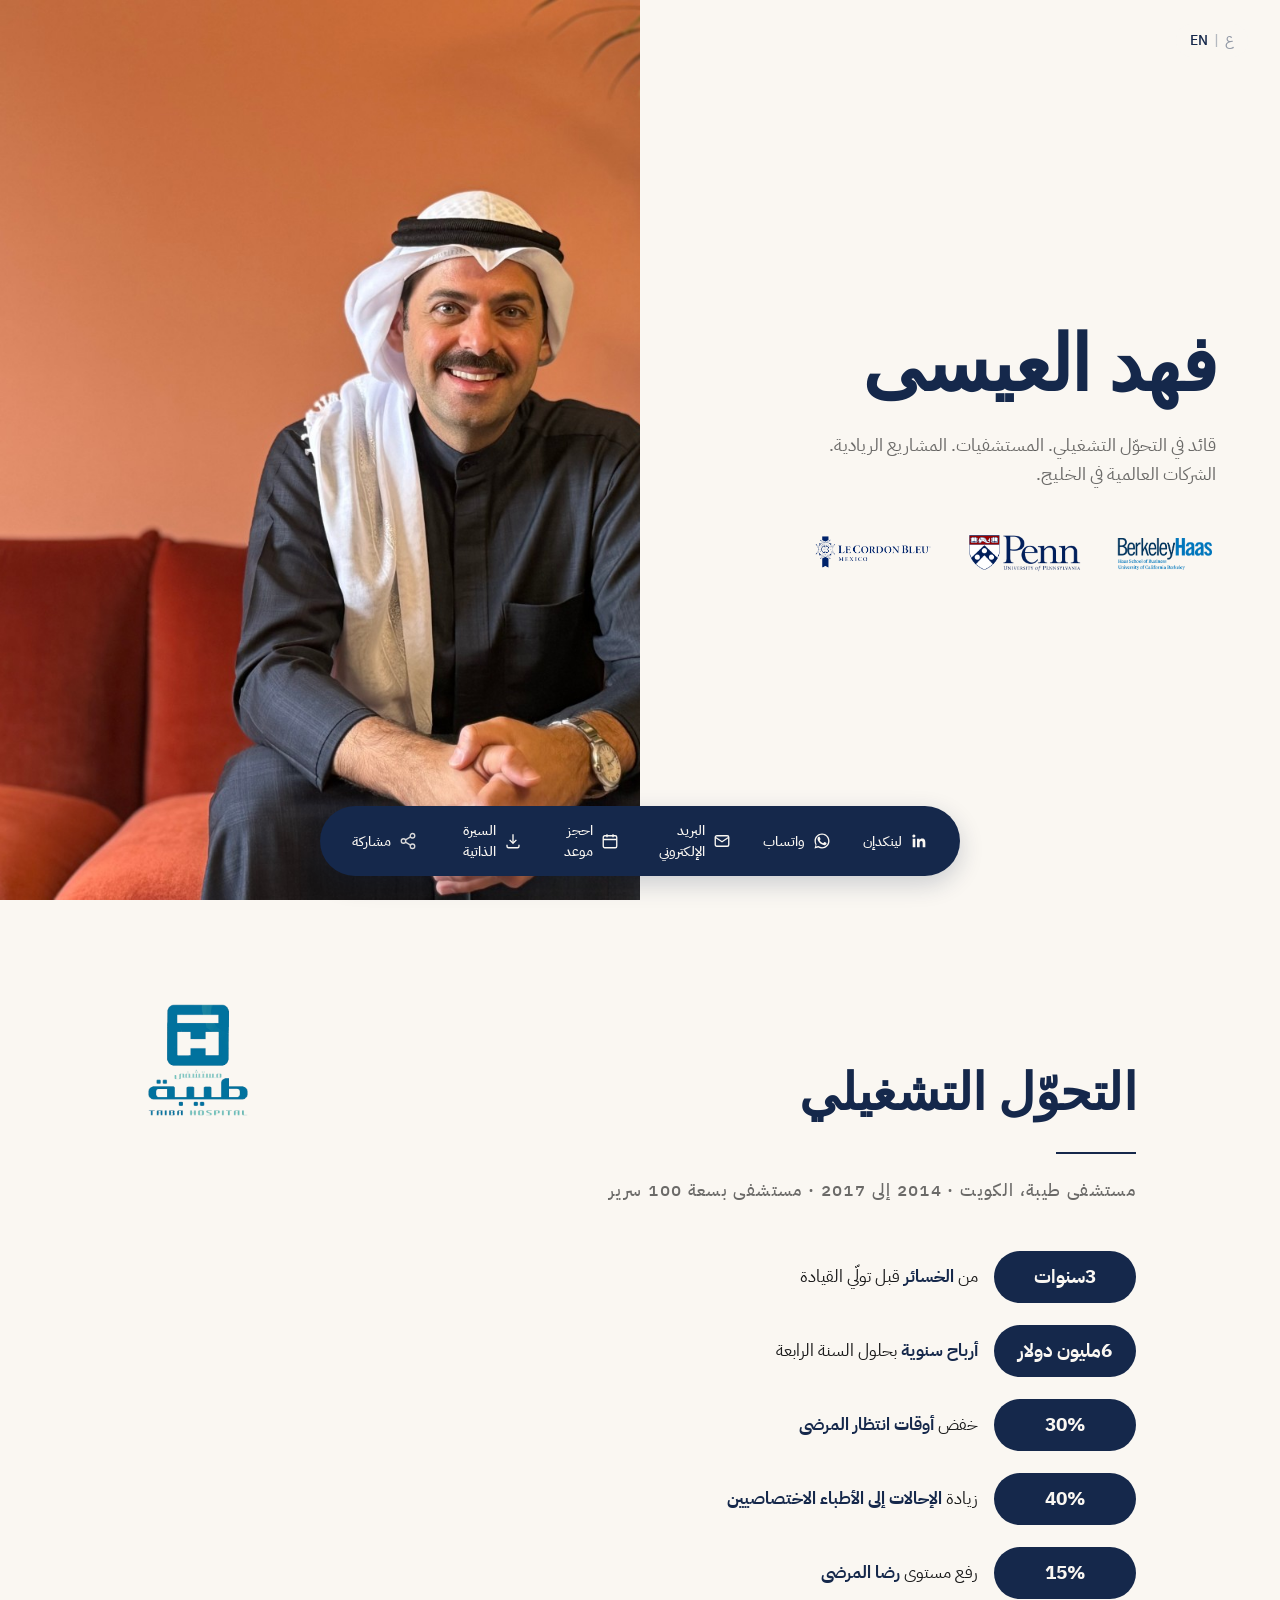
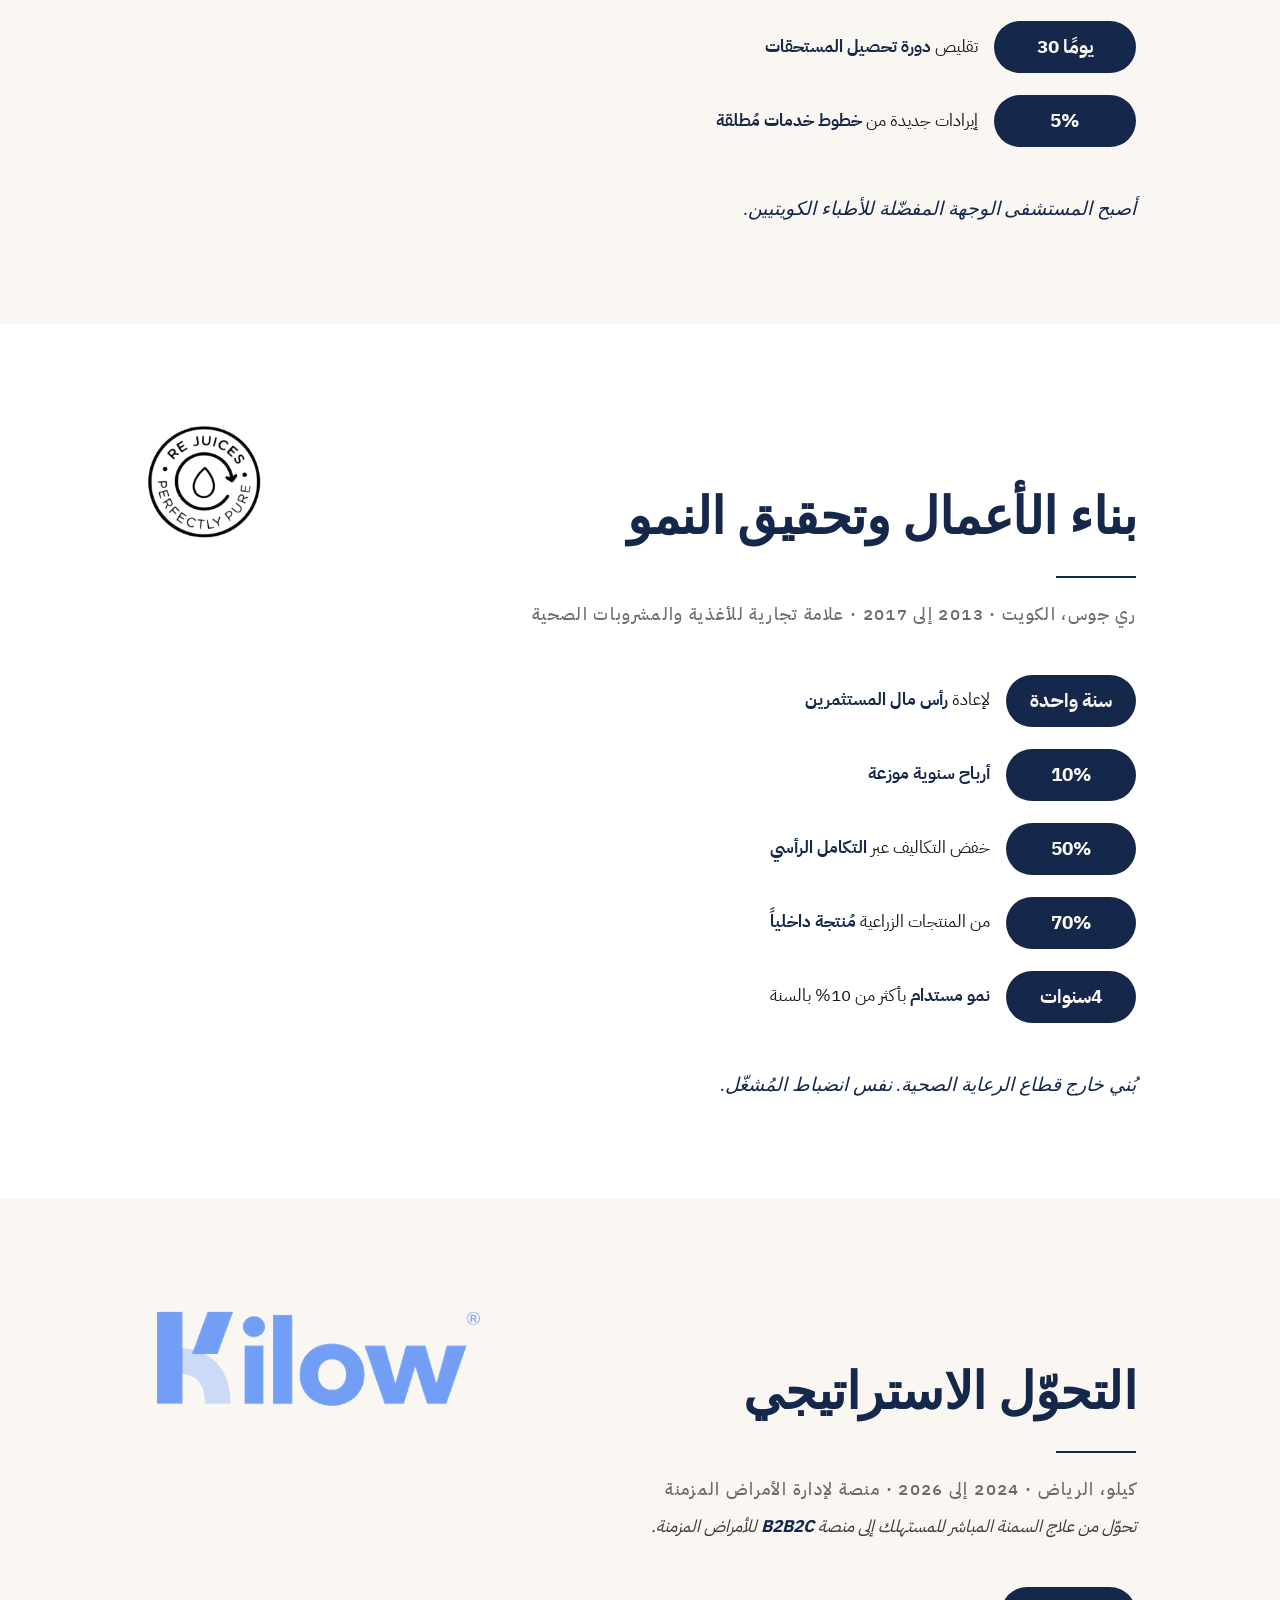
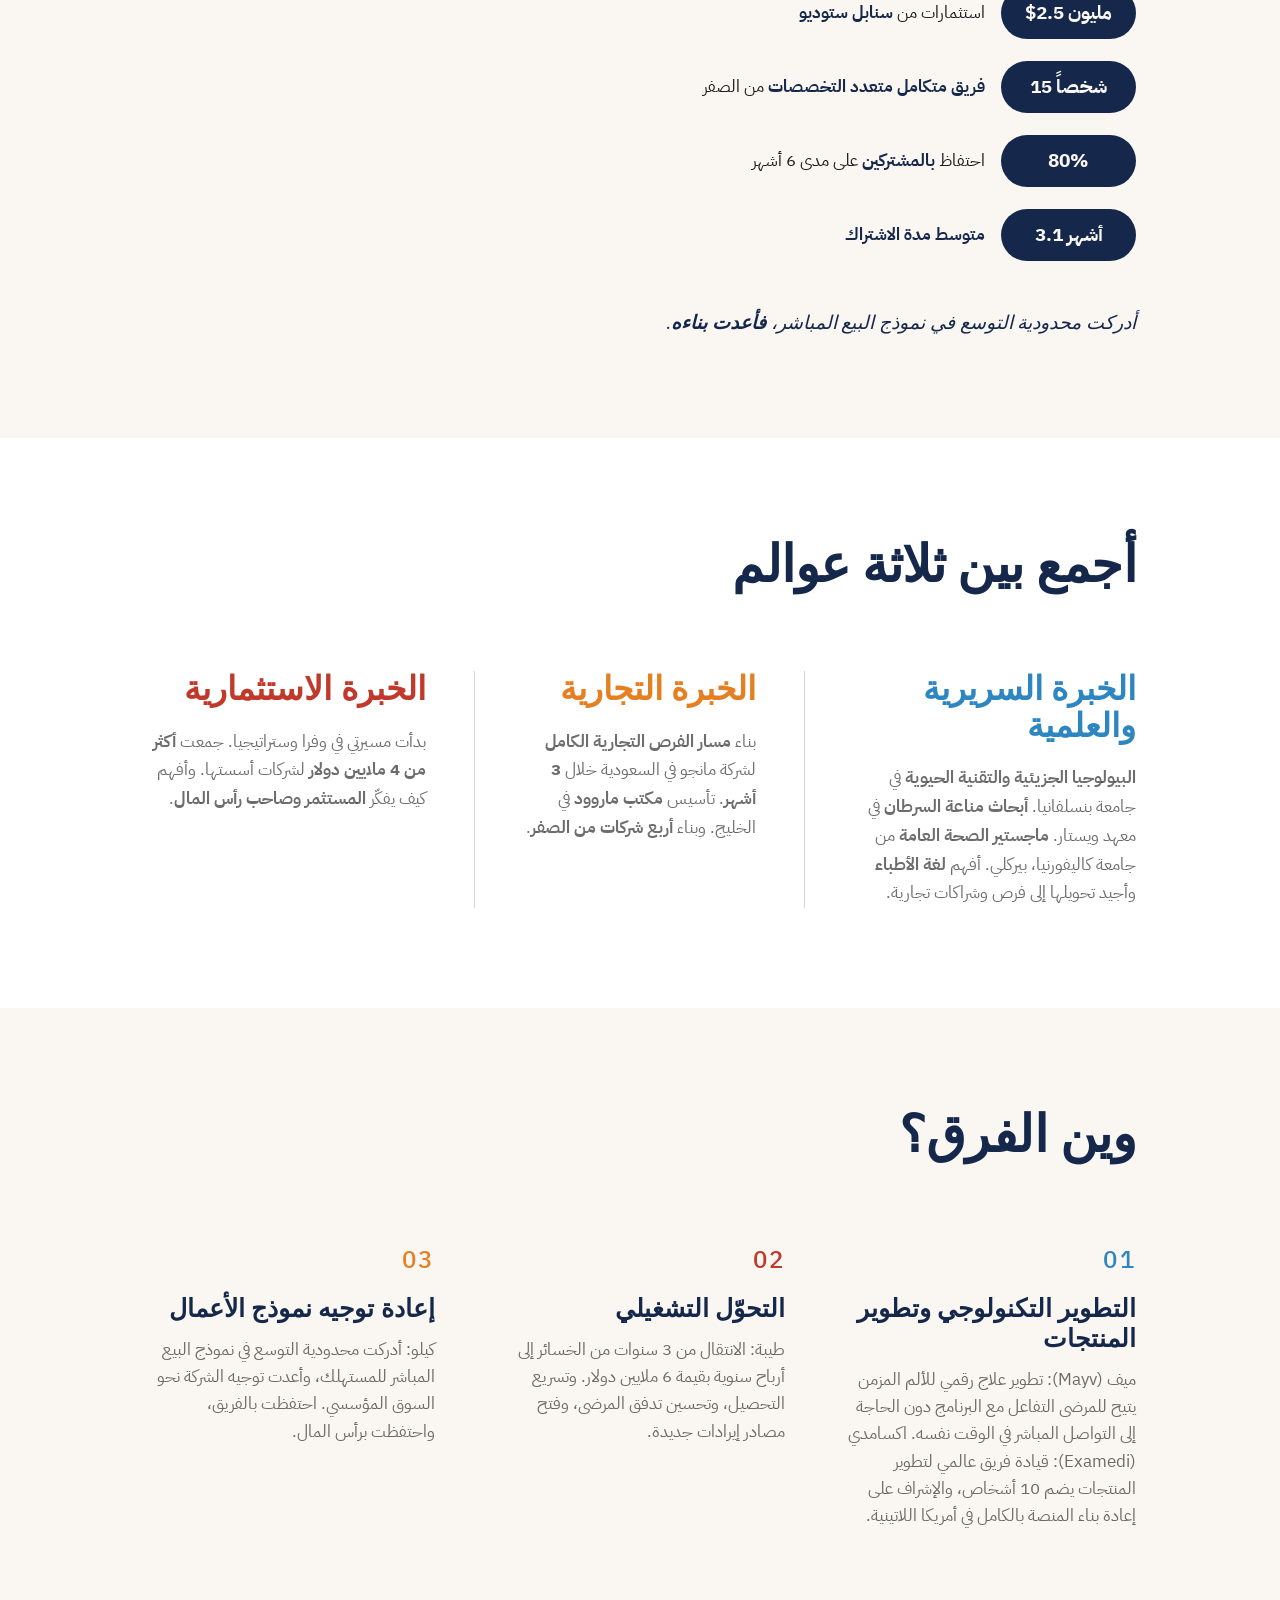
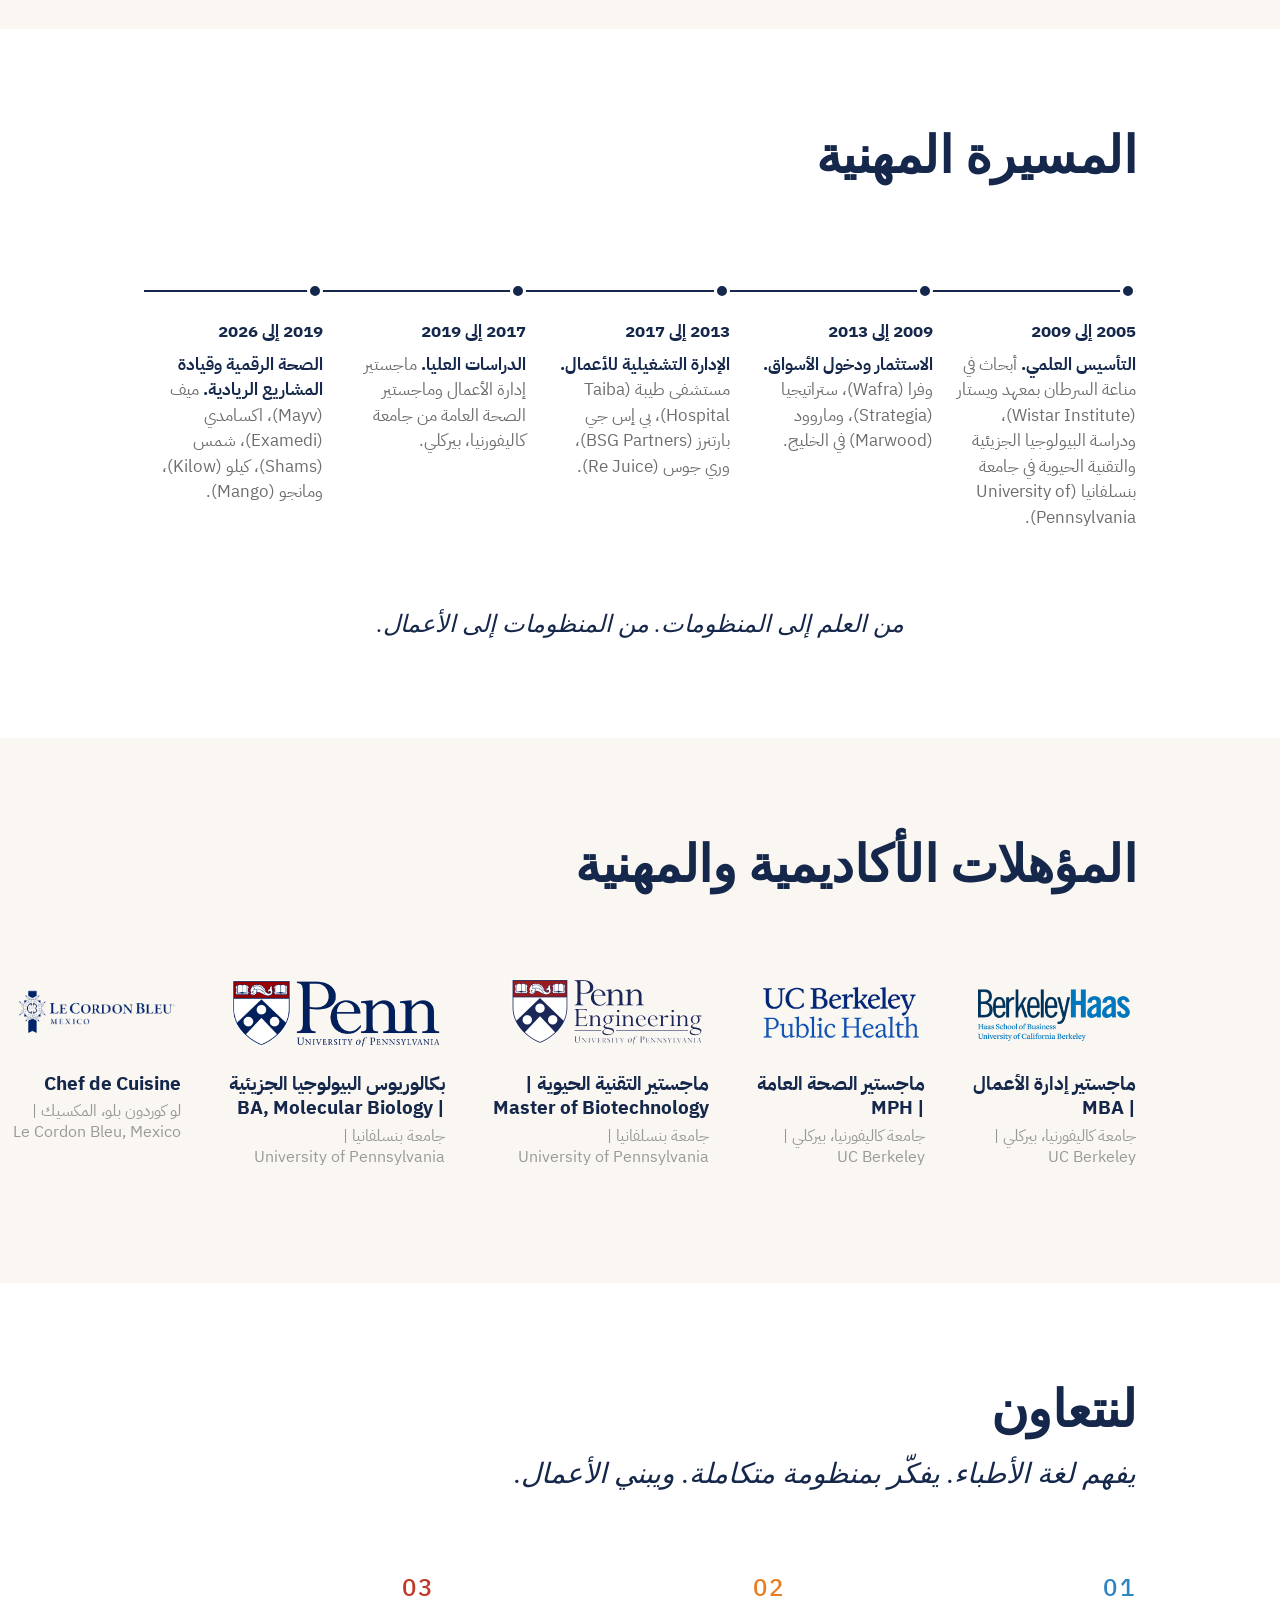
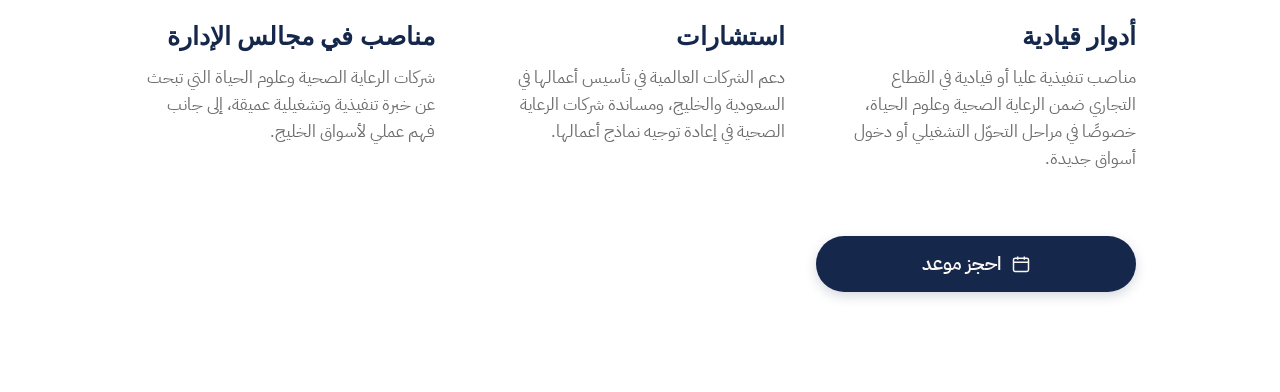
<file: ar/index.html>
<!doctype html>
<html lang="ar" dir="rtl">
<head>
<meta charset="UTF-8" />
<meta name="viewport" content="width=device-width, initial-scale=1, viewport-fit=cover, maximum-scale=1, user-scalable=no" />
<title>فهد العيسى</title>
<meta name="description" content="فهد العيسى: قائد في التحوّل التشغيلي. المستشفيات. المشاريع الريادية. الشركات العالمية في الخليج." />
<meta name="theme-color" content="#FAF7F2" />
<meta property="og:title" content="فهد العيسى" />
<meta property="og:description" content="قائد في التحوّل التشغيلي. المستشفيات. المشاريع الريادية. الشركات العالمية في الخليج." />
<meta property="og:image" content="https://www.fahedalessa.com/assets/headshot.jpg" />
<meta property="og:image:width" content="900" />
<meta property="og:image:height" content="1184" />
<meta property="og:locale" content="ar_SA" />
<meta property="og:url" content="https://fahedalessa.com/ar" />
<meta property="og:type" content="website" />
<meta name="twitter:card" content="summary_large_image" />
<meta name="twitter:image" content="https://www.fahedalessa.com/assets/headshot.jpg" />
<link rel="preconnect" href="https://fonts.googleapis.com" />
<link rel="preconnect" href="https://fonts.gstatic.com" crossorigin />
<link href="https://fonts.googleapis.com/css2?family=Noto+Serif+Arabic:wght@500;600;700&family=IBM+Plex+Sans+Arabic:wght@300;400;500;600;700&display=swap" rel="stylesheet" />
<link rel="stylesheet" href="/styles.css" />
<link rel="stylesheet" href="/desktop.css" />
<link rel="stylesheet" href="/rtl.css" />
<link rel="alternate" hreflang="en" href="https://fahedalessa.com" />
<link rel="alternate" hreflang="ar" href="https://fahedalessa.com/ar" />
</head>
<body>

<div class="stage">
  <div class="viewport" id="viewport">

   <div class="screens" id="screens">

    <div class="lang-toggle">
      <span class="lang-current">ع</span>
      <span class="lang-sep">|</span>
      <a href="/">EN</a>
    </div>

    <div class="progress" id="progress" aria-hidden="true">
      <div class="segment"><span class="fill"></span></div>
      <div class="segment"><span class="fill"></span></div>
      <div class="segment"><span class="fill"></span></div>
      <div class="segment"><span class="fill"></span></div>
      <div class="segment"><span class="fill"></span></div>
      <div class="segment"><span class="fill"></span></div>
      <div class="segment"><span class="fill"></span></div>
      <div class="segment"><span class="fill"></span></div>
      <div class="segment"><span class="fill"></span></div>
    </div>

    <div class="track" id="track">

      <!-- Frame 1: Cover -->
      <section class="frame frame-cover" data-frame="0">
        <div class="cover-photo">
          <img src="/assets/headshot.jpg" alt="فهد العيسى" width="900" height="1184" />
          <div class="photo-fade"></div>
        </div>
        <div class="cover-text">
          <h1 class="name">فهد العيسى</h1>
          <p class="subtitle">قائد في التحوّل التشغيلي. المستشفيات. المشاريع الريادية. الشركات العالمية في الخليج.</p>
          <div class="edu-logos">
            <img src="/assets/haas-logo.png" alt="UC Berkeley Haas" />
            <img src="/assets/penn-logo.png" alt="University of Pennsylvania" />
            <img src="/assets/cordon-bleu-logo.png" alt="Le Cordon Bleu Mexico" />
          </div>
        </div>
        <div class="tap-hint" id="tap-hint"><span>اسحب للمتابعة</span></div>
      </section>

      <!-- Frame 2: The Turnaround -->
      <section class="frame frame-chapter" data-frame="1">
        <div class="chapter-head">
          <h2 class="hero">التحوّل التشغيلي</h2>
          <img class="chapter-logo chapter-logo-lg" src="/assets/taiba-logo.png" alt="Taiba Hospital" />
        </div>
        <p class="chapter-descriptor">مستشفى بسعة 100 سرير</p>
        <p class="chapter-subtitle">مستشفى طيبة، الكويت | 2014 إلى 2017</p>
        <ul class="ar-pill-list">
          <li class="ar-pill-row">
            <span class="ar-pill" dir="rtl"><span dir="ltr">3</span> سنوات</span>
            <span class="ar-pill-prose">من <strong>الخسائر</strong> قبل تولّي القيادة</span>
          </li>
          <li class="ar-pill-row">
            <span class="ar-pill" dir="rtl"><span dir="ltr">6</span> مليون دولار</span>
            <span class="ar-pill-prose"><strong>أرباح سنوية</strong> بحلول السنة الرابعة</span>
          </li>
          <li class="ar-pill-row">
            <span class="ar-pill" dir="ltr">30%</span>
            <span class="ar-pill-prose">خفض <strong>أوقات انتظار المرضى</strong></span>
          </li>
          <li class="ar-pill-row">
            <span class="ar-pill" dir="ltr">40%</span>
            <span class="ar-pill-prose">زيادة <strong>الإحالات إلى الأطباء الاختصاصيين</strong></span>
          </li>
          <li class="ar-pill-row">
            <span class="ar-pill" dir="ltr">15%</span>
            <span class="ar-pill-prose">رفع مستوى <strong>رضا المرضى</strong></span>
          </li>
          <li class="ar-pill-row">
            <span class="ar-pill" dir="ltr">30 يومًا</span>
            <span class="ar-pill-prose">تقليص <strong>دورة تحصيل المستحقات</strong></span>
          </li>
          <li class="ar-pill-row">
            <span class="ar-pill" dir="ltr">5%</span>
            <span class="ar-pill-prose">إيرادات جديدة من <strong>خطوط خدمات مُطلقة</strong></span>
          </li>
        </ul>
        <p class="chapter-closing">أصبح المستشفى الوجهة المفضّلة للأطباء الكويتيين.</p>
      </section>

      <!-- Frame 3: The Commercial -->
      <section class="frame frame-chapter" data-frame="2">
        <div class="chapter-head">
          <h2 class="hero">بناء الأعمال وتحقيق النمو</h2>
          <img class="chapter-logo" src="/assets/rejuice-logo.png" alt="Re Juice" />
        </div>
        <p class="chapter-descriptor">علامة تجارية للأغذية والمشروبات الصحية</p>
        <p class="chapter-subtitle">ري جوس، الكويت | 2013 إلى 2017</p>
        <ul class="ar-pill-list">
          <li class="ar-pill-row">
            <span class="ar-pill" dir="rtl">سنة واحدة</span>
            <span class="ar-pill-prose">لإعادة <strong>رأس مال المستثمرين</strong></span>
          </li>
          <li class="ar-pill-row">
            <span class="ar-pill" dir="ltr">10%</span>
            <span class="ar-pill-prose"><strong>أرباح سنوية موزعة</strong></span>
          </li>
          <li class="ar-pill-row">
            <span class="ar-pill" dir="ltr">50%</span>
            <span class="ar-pill-prose">خفض التكاليف عبر <strong>التكامل الرأسي</strong></span>
          </li>
          <li class="ar-pill-row">
            <span class="ar-pill" dir="ltr">70%</span>
            <span class="ar-pill-prose">من المنتجات الزراعية <strong>مُنتجة داخلياً</strong></span>
          </li>
          <li class="ar-pill-row">
            <span class="ar-pill" dir="rtl"><span dir="ltr">4</span> سنوات</span>
            <span class="ar-pill-prose"><strong>نمو مستدام</strong> بأكثر من 10% بالسنة</span>
          </li>
        </ul>
        <p class="chapter-closing">بُني خارج قطاع الرعاية الصحية. نفس انضباط المُشغّل.</p>
      </section>

      <!-- Frame 4: The Pivot -->
      <section class="frame frame-chapter" data-frame="3">
        <div class="chapter-head">
          <h2 class="hero">التحوّل الاستراتيجي</h2>
          <img class="chapter-logo" src="/assets/kilow-logo.png" alt="Kilow" />
        </div>
        <p class="chapter-subtitle">كيلو، الرياض | 2024 إلى 2026</p>
        <p class="chapter-descriptor">منصة لإدارة الأمراض المزمنة</p>
        <p class="context-line">تحوّل من علاج السمنة المباشر للمستهلك إلى منصة <strong>B2B2C</strong> للأمراض المزمنة.</p>
        <ul class="ar-pill-list">
          <li class="ar-pill-row">
            <span class="ar-pill" dir="ltr">$2.5 مليون</span>
            <span class="ar-pill-prose">استثمارات من <strong>سنابل ستوديو</strong></span>
          </li>
          <li class="ar-pill-row">
            <span class="ar-pill" dir="ltr">15 شخصاً</span>
            <span class="ar-pill-prose"><strong>فريق متكامل متعدد التخصصات</strong> من الصفر</span>
          </li>
          <li class="ar-pill-row">
            <span class="ar-pill" dir="ltr">80%</span>
            <span class="ar-pill-prose">احتفاظ <strong>بالمشتركين</strong> على مدى 6 أشهر</span>
          </li>
          <li class="ar-pill-row">
            <span class="ar-pill" dir="ltr">3.1 أشهر</span>
            <span class="ar-pill-prose"><strong>متوسط مدة الاشتراك</strong></span>
          </li>
        </ul>
        <p class="chapter-closing">أدركت محدودية التوسع في نموذج البيع المباشر، <strong>فأعدت بناءه</strong>.</p>
      </section>

      <!-- Frame 5: Fluent Across -->
      <section class="frame frame-fluent ar-frame-5" data-frame="4">
        <h2 class="hero">أجمع بين ثلاثة عوالم</h2>
        <div>
          <div class="pillar">
            <h3 class="pillar-header" style="color:#2E86C1;">الخبرة السريرية والعلمية</h3>
            <p class="pillar-body"><strong>البيولوجيا الجزيئية والتقنية الحيوية</strong> في جامعة بنسلفانيا. <strong>أبحاث مناعة السرطان</strong> في معهد ويستار. <strong>ماجستير الصحة العامة</strong> من جامعة كاليفورنيا، بيركلي. أفهم <strong>لغة الأطباء</strong> وأجيد تحويلها إلى فرص وشراكات تجارية.</p>
          </div>
          <div class="pillar">
            <h3 class="pillar-header" style="color:#E67E22;">الخبرة التجارية</h3>
            <p class="pillar-body">بناء <strong>مسار الفرص التجارية الكامل</strong> لشركة مانجو في السعودية خلال <strong>3 أشهر</strong>. تأسيس <strong>مكتب ماروود</strong> في الخليج. وبناء <strong>أربع شركات من الصفر</strong>.</p>
          </div>
          <div class="pillar">
            <h3 class="pillar-header" style="color:#C0392B;">الخبرة الاستثمارية</h3>
            <p class="pillar-body">بدأت مسيرتي في وفرا وستراتيجيا. جمعت <strong>أكثر من 4 ملايين دولار</strong> لشركات أسستها. وأفهم كيف يفكّر <strong>المستثمر وصاحب رأس المال</strong>.</p>
          </div>
        </div>
      </section>

      <!-- Frame 6: Where I Make the Difference -->
      <section class="frame frame-mandates" data-frame="5">
        <h2 class="hero">وين الفرق؟</h2>
        <ol class="mandate-list">
          <li class="mandate">
            <span class="mandate-num mandate-num-blue">1</span>
            <span class="mandate-body">
              <span class="mandate-title">التطوير التكنولوجي وتطوير المنتجات</span>
              <span class="mandate-proof">ميف (Mayv): تطوير علاج رقمي للألم المزمن يتيح للمرضى التفاعل مع البرنامج دون الحاجة إلى التواصل المباشر في الوقت نفسه. اكسامدي (Examedi): قيادة فريق عالمي لتطوير المنتجات يضم 10 أشخاص، والإشراف على إعادة بناء المنصة بالكامل في أمريكا اللاتينية.</span>
            </span>
          </li>
          <li class="mandate">
            <span class="mandate-num mandate-num-red">2</span>
            <span class="mandate-body">
              <span class="mandate-title">التحوّل التشغيلي</span>
              <span class="mandate-proof">طيبة: الانتقال من 3 سنوات من الخسائر إلى أرباح سنوية بقيمة 6 ملايين دولار. وتسريع التحصيل، وتحسين تدفق المرضى، وفتح مصادر إيرادات جديدة.</span>
            </span>
          </li>
          <li class="mandate">
            <span class="mandate-num mandate-num-amber">3</span>
            <span class="mandate-body">
              <span class="mandate-title">إعادة توجيه نموذج الأعمال</span>
              <span class="mandate-proof">كيلو: أدركت محدودية التوسع في نموذج البيع المباشر للمستهلك، وأعدت توجيه الشركة نحو السوق المؤسسي. احتفظت بالفريق، واحتفظت برأس المال.</span>
            </span>
          </li>
        </ol>
      </section>

      <!-- Frame 7: The Arc -->
      <section class="frame frame-arc" data-frame="6">
        <h2 class="hero">المسيرة المهنية</h2>
        <ul class="arc-list">
          <li class="arc-item">
            <span class="arc-years">2005 إلى 2009</span>
            <span class="arc-text"><strong>التأسيس العلمي.</strong> أبحاث في مناعة السرطان بمعهد ويستار (Wistar Institute)، ودراسة البيولوجيا الجزيئية والتقنية الحيوية في جامعة بنسلفانيا (University of Pennsylvania).</span>
          </li>
          <li class="arc-item">
            <span class="arc-years">2009 إلى 2013</span>
            <span class="arc-text"><strong>الاستثمار ودخول الأسواق.</strong> وفرا (Wafra)، ستراتيجيا (Strategia)، وماروود (Marwood) في الخليج.</span>
          </li>
          <li class="arc-item">
            <span class="arc-years">2013 إلى 2017</span>
            <span class="arc-text"><strong>الإدارة التشغيلية للأعمال.</strong> مستشفى طيبة (Taiba Hospital)، بي إس جي بارتنرز (BSG Partners)، وري جوس (Re Juice).</span>
          </li>
          <li class="arc-item">
            <span class="arc-years">2017 إلى 2019</span>
            <span class="arc-text"><strong>الدراسات العليا.</strong> ماجستير إدارة الأعمال وماجستير الصحة العامة من جامعة كاليفورنيا، بيركلي.</span>
          </li>
          <li class="arc-item">
            <span class="arc-years">2019 إلى 2026</span>
            <span class="arc-text"><strong>الصحة الرقمية وقيادة المشاريع الريادية.</strong> ميف (Mayv)، اكسامدي (Examedi)، شمس (Shams)، كيلو (Kilow)، ومانجو (Mango).</span>
          </li>
        </ul>
        <p class="chapter-closing">من العلم إلى المنظومات. من المنظومات إلى الأعمال.</p>
      </section>

      <!-- Frame 8: Credentials -->
      <section class="frame frame-last" data-frame="7">
        <h2 class="label-lg">المؤهلات الأكاديمية والمهنية</h2>

        <ul class="cred-cards">
          <li class="cred-card">
            <span class="cred-logo"><img src="/assets/haas-logo.png" alt="UC Berkeley Haas" /></span>
            <span class="cred-text">
              <span class="cred-line-1">ماجستير&nbsp;إدارة&nbsp;الأعمال | MBA</span>
              <span class="cred-line-2">جامعة&nbsp;كاليفورنيا،&nbsp;بيركلي | UC&nbsp;Berkeley</span>
            </span>
          </li>
          <li class="cred-card">
            <span class="cred-logo"><img src="/assets/berkeley-public-health-logo.png" alt="UC Berkeley Public Health" /></span>
            <span class="cred-text">
              <span class="cred-line-1">ماجستير&nbsp;الصحة&nbsp;العامة | MPH</span>
              <span class="cred-line-2">جامعة&nbsp;كاليفورنيا،&nbsp;بيركلي | UC&nbsp;Berkeley</span>
            </span>
          </li>
          <li class="cred-card">
            <span class="cred-logo"><img src="/assets/penn-engineering-logo.png" alt="Penn Engineering, University of Pennsylvania" /></span>
            <span class="cred-text">
              <span class="cred-line-1">ماجستير&nbsp;التقنية&nbsp;الحيوية | Master&nbsp;of&nbsp;Biotechnology</span>
              <span class="cred-line-2">جامعة&nbsp;بنسلفانيا | University&nbsp;of&nbsp;Pennsylvania</span>
            </span>
          </li>
          <li class="cred-card">
            <span class="cred-logo"><img src="/assets/penn-logo.png" alt="University of Pennsylvania" /></span>
            <span class="cred-text">
              <span class="cred-line-1">بكالوريوس&nbsp;البيولوجيا&nbsp;الجزيئية | BA,&nbsp;Molecular&nbsp;Biology</span>
              <span class="cred-line-2">جامعة&nbsp;بنسلفانيا | University&nbsp;of&nbsp;Pennsylvania</span>
            </span>
          </li>
          <li class="cred-card">
            <span class="cred-logo"><img src="/assets/cordon-bleu-logo.png" alt="Le Cordon Bleu Mexico" /></span>
            <span class="cred-text">
              <span class="cred-line-1">Chef&nbsp;de&nbsp;Cuisine</span>
              <span class="cred-line-2">لو&nbsp;كوردون&nbsp;بلو،&nbsp;المكسيك | Le&nbsp;Cordon&nbsp;Bleu,&nbsp;Mexico</span>
            </span>
          </li>
        </ul>
      </section>

      <!-- Frame 9: Let's Work Together -->
      <section class="frame frame-work" data-frame="8">
        <div class="work-header">
          <h2 class="hero">لنتعاون</h2>
          <p class="work-tagline">يفهم لغة الأطباء. يفكّر بمنظومة متكاملة. ويبني الأعمال.</p>
          <ol class="mandate-list">
            <li class="mandate">
              <span class="mandate-num mandate-num-blue">1</span>
              <span class="mandate-body">
                <span class="mandate-title">أدوار قيادية</span>
                <span class="mandate-proof">مناصب تنفيذية عليا أو قيادية في القطاع التجاري ضمن الرعاية الصحية وعلوم الحياة، خصوصًا في مراحل التحوّل التشغيلي أو دخول أسواق جديدة.</span>
              </span>
            </li>
            <li class="mandate">
              <span class="mandate-num mandate-num-amber">2</span>
              <span class="mandate-body">
                <span class="mandate-title">استشارات</span>
                <span class="mandate-proof">دعم الشركات العالمية في تأسيس أعمالها في السعودية والخليج، ومساندة شركات الرعاية الصحية في إعادة توجيه نماذج أعمالها.</span>
              </span>
            </li>
            <li class="mandate">
              <span class="mandate-num mandate-num-red">3</span>
              <span class="mandate-body">
                <span class="mandate-title">مناصب في مجالس الإدارة</span>
                <span class="mandate-proof">شركات الرعاية الصحية وعلوم الحياة التي تبحث عن خبرة تنفيذية وتشغيلية عميقة، إلى جانب فهم عملي لأسواق الخليج.</span>
              </span>
            </li>
          </ol>
          <a class="cta-book-call" href="https://calendly.com/fahedalessa/meeting" target="_blank" rel="noopener noreferrer">
            <svg width="20" height="20" viewBox="0 0 24 24" fill="none" stroke="currentColor" stroke-width="1.8"><rect x="3" y="5" width="18" height="16" rx="2"/><path d="M8 3v4M16 3v4M3 10h18"/></svg>
            <span>احجز موعد</span>
          </a>
        </div>

        <div class="contact-section no-advance">
          <p class="connect-cta">لنتواصل</p>
          <div class="connect-grid">
            <a class="contact-link" href="https://www.linkedin.com/in/fahedessa" target="_blank" rel="noopener noreferrer">
              <svg width="19" height="19" viewBox="0 0 24 24" fill="currentColor"><path d="M20.45 20.45h-3.56v-5.57c0-1.33-.02-3.04-1.85-3.04-1.86 0-2.14 1.45-2.14 2.94v5.67H9.34V9h3.41v1.56h.05c.48-.9 1.64-1.85 3.37-1.85 3.6 0 4.27 2.37 4.27 5.45v6.29zM5.34 7.43a2.07 2.07 0 1 1 0-4.13 2.07 2.07 0 0 1 0 4.13zM7.12 20.45H3.56V9h3.56v11.45z"/></svg>
              <span>لينكدإن</span>
            </a>
            <a class="contact-link" href="/assets/fahed-al-essa-cv.pdf" target="_blank" rel="noopener noreferrer">
              <svg width="19" height="19" viewBox="0 0 24 24" fill="none" stroke="currentColor" stroke-width="1.8"><path d="M12 3v11" /><path d="M7.5 10.5L12 15l4.5-4.5" /><path d="M4 17v2a2 2 0 0 0 2 2h12a2 2 0 0 0 2-2v-2" /></svg>
              <span>السيرة الذاتية</span>
            </a>
            <a class="contact-link" href="https://wa.me/message/VENXH5ZU6H55O1" target="_blank" rel="noopener noreferrer">
              <svg width="19" height="19" viewBox="0 0 24 24" fill="currentColor"><path d="M17.47 14.38c-.3-.15-1.75-.86-2.02-.96-.27-.1-.47-.15-.67.15-.2.3-.77.96-.94 1.16-.17.2-.35.22-.65.07-.3-.15-1.26-.46-2.4-1.47-.89-.79-1.48-1.76-1.66-2.06-.17-.3-.02-.46.13-.61.14-.14.3-.35.45-.53.15-.17.2-.3.3-.5.1-.2.05-.37-.02-.52-.07-.15-.67-1.6-.91-2.2-.24-.57-.49-.5-.67-.5-.17-.01-.37-.01-.57-.01s-.52.07-.8.37c-.27.3-1.04 1.02-1.04 2.47 0 1.46 1.06 2.87 1.21 3.07.15.2 2.1 3.2 5.08 4.48.71.31 1.26.49 1.69.63.71.22 1.36.19 1.87.12.57-.09 1.75-.72 2-1.41.24-.69.24-1.28.17-1.41-.07-.12-.27-.2-.57-.35z"/><path d="M12.01 2.01C6.5 2.01 2 6.49 2 12c0 1.9.53 3.68 1.45 5.2L2 22l4.95-1.4A9.95 9.95 0 0 0 12.01 22C17.52 22 22 17.52 22 12s-4.48-9.99-9.99-9.99zm0 18.17c-1.75 0-3.37-.5-4.75-1.36l-.34-.2-3.03.86.85-2.97-.22-.35A8.14 8.14 0 0 1 3.83 12c0-4.52 3.67-8.19 8.18-8.19 4.52 0 8.18 3.67 8.18 8.19 0 4.52-3.66 8.18-8.18 8.18z"/></svg>
              <span>واتساب</span>
            </a>
            <button class="contact-link share-btn" type="button" id="share-btn">
              <svg width="19" height="19" viewBox="0 0 24 24" fill="none" stroke="currentColor" stroke-width="1.8"><circle cx="18" cy="5" r="3"/><circle cx="6" cy="12" r="3"/><circle cx="18" cy="19" r="3"/><line x1="8.59" y1="13.51" x2="15.42" y2="17.49"/><line x1="15.41" y1="6.51" x2="8.59" y2="10.49"/></svg>
              <span>مشاركة</span>
            </button>
            <a class="contact-link" href="mailto:fgessa@gmail.com">
              <svg width="19" height="19" viewBox="0 0 24 24" fill="none" stroke="currentColor" stroke-width="1.8"><rect x="3" y="5" width="18" height="14" rx="2"/><path d="M3 7l9 6 9-6"/></svg>
              <span>البريد الإلكتروني</span>
            </a>
          </div>
        </div>
      </section>

    </div>

   </div>

    <footer class="site-footer">
      <a class="footer-link" href="https://www.linkedin.com/in/fahedessa" target="_blank" rel="noopener noreferrer" aria-label="لينكدإن">
        <svg width="19" height="19" viewBox="0 0 24 24" fill="currentColor"><path d="M20.45 20.45h-3.56v-5.57c0-1.33-.02-3.04-1.85-3.04-1.86 0-2.14 1.45-2.14 2.94v5.67H9.34V9h3.41v1.56h.05c.48-.9 1.64-1.85 3.37-1.85 3.6 0 4.27 2.37 4.27 5.45v6.29zM5.34 7.43a2.07 2.07 0 1 1 0-4.13 2.07 2.07 0 0 1 0 4.13zM7.12 20.45H3.56V9h3.56v11.45z"/></svg>
      </a>
      <a class="footer-link" href="https://wa.me/message/VENXH5ZU6H55O1" target="_blank" rel="noopener noreferrer" aria-label="واتساب">
        <svg width="19" height="19" viewBox="0 0 24 24" fill="currentColor"><path d="M17.47 14.38c-.3-.15-1.75-.86-2.02-.96-.27-.1-.47-.15-.67.15-.2.3-.77.96-.94 1.16-.17.2-.35.22-.65.07-.3-.15-1.26-.46-2.4-1.47-.89-.79-1.48-1.76-1.66-2.06-.17-.3-.02-.46.13-.61.14-.14.3-.35.45-.53.15-.17.2-.3.3-.5.1-.2.05-.37-.02-.52-.07-.15-.67-1.6-.91-2.2-.24-.57-.49-.5-.67-.5-.17-.01-.37-.01-.57-.01s-.52.07-.8.37c-.27.3-1.04 1.02-1.04 2.47 0 1.46 1.06 2.87 1.21 3.07.15.2 2.1 3.2 5.08 4.48.71.31 1.26.49 1.69.63.71.22 1.36.19 1.87.12.57-.09 1.75-.72 2-1.41.24-.69.24-1.28.17-1.41-.07-.12-.27-.2-.57-.35z"/><path d="M12.01 2.01C6.5 2.01 2 6.49 2 12c0 1.9.53 3.68 1.45 5.2L2 22l4.95-1.4A9.95 9.95 0 0 0 12.01 22C17.52 22 22 17.52 22 12s-4.48-9.99-9.99-9.99zm0 18.17c-1.75 0-3.37-.5-4.75-1.36l-.34-.2-3.03.86.85-2.97-.22-.35A8.14 8.14 0 0 1 3.83 12c0-4.52 3.67-8.19 8.18-8.19 4.52 0 8.18 3.67 8.18 8.19 0 4.52-3.66 8.18-8.18 8.18z"/></svg>
      </a>
      <a class="footer-link" href="mailto:fgessa@gmail.com" aria-label="البريد الإلكتروني">
        <svg width="19" height="19" viewBox="0 0 24 24" fill="none" stroke="currentColor" stroke-width="1.8"><rect x="3" y="5" width="18" height="14" rx="2"/><path d="M3 7l9 6 9-6"/></svg>
      </a>
      <a class="footer-link" href="/assets/fahed-al-essa-cv.pdf" target="_blank" rel="noopener noreferrer">
        <span>السيرة الذاتية</span>
      </a>
      <button class="footer-link share-btn" type="button" id="share-btn-footer" aria-label="مشاركة">
        <svg width="19" height="19" viewBox="0 0 24 24" fill="none" stroke="currentColor" stroke-width="1.8"><circle cx="18" cy="5" r="3"/><circle cx="6" cy="12" r="3"/><circle cx="18" cy="19" r="3"/><line x1="8.59" y1="13.51" x2="15.42" y2="17.49"/><line x1="15.41" y1="6.51" x2="8.59" y2="10.49"/></svg>
      </button>
    </footer>

  </div>
</div>

<div class="desktop" id="desktop">

  <!-- Desktop Hero -->
  <section class="d-hero">
    <div class="d-hero-left">
      <h1 class="d-hero-name">فهد العيسى</h1>
      <p class="d-hero-subtitle">قائد في التحوّل التشغيلي. المستشفيات. المشاريع الريادية. الشركات العالمية في الخليج.</p>
      <div class="d-hero-logos">
        <img src="/assets/haas-logo.png" alt="UC Berkeley Haas" />
        <img src="/assets/penn-logo.png" alt="University of Pennsylvania" />
        <img src="/assets/cordon-bleu-logo.png" alt="Le Cordon Bleu Mexico" />
      </div>
    </div>
    <div class="d-hero-right">
      <img src="/assets/headshot-landscape.jpg" alt="فهد العيسى" width="2000" height="1125" />
    </div>
  </section>

  <!-- Section 2: The Turnaround -->
  <section class="d-section d-section--cream">
    <div class="d-container">
      <div class="d-section-header">
        <h2 class="d-section-title">التحوّل التشغيلي</h2>
        <img class="d-section-logo" src="/assets/taiba-logo.png" alt="Taiba Hospital" />
      </div>
      <div class="d-rule"></div>
      <p class="d-meta">مستشفى طيبة، الكويت &middot; 2014 إلى 2017 &middot; مستشفى بسعة 100 سرير</p>
      <ul class="ar-pill-list">
        <li class="ar-pill-row">
          <span class="ar-pill" dir="rtl"><span dir="ltr">3</span> سنوات</span>
          <span class="ar-pill-prose">من <strong>الخسائر</strong> قبل تولّي القيادة</span>
        </li>
        <li class="ar-pill-row">
          <span class="ar-pill" dir="rtl"><span dir="ltr">6</span> مليون دولار</span>
          <span class="ar-pill-prose"><strong>أرباح سنوية</strong> بحلول السنة الرابعة</span>
        </li>
        <li class="ar-pill-row">
          <span class="ar-pill" dir="ltr">30%</span>
          <span class="ar-pill-prose">خفض <strong>أوقات انتظار المرضى</strong></span>
        </li>
        <li class="ar-pill-row">
          <span class="ar-pill" dir="ltr">40%</span>
          <span class="ar-pill-prose">زيادة <strong>الإحالات إلى الأطباء الاختصاصيين</strong></span>
        </li>
        <li class="ar-pill-row">
          <span class="ar-pill" dir="ltr">15%</span>
          <span class="ar-pill-prose">رفع مستوى <strong>رضا المرضى</strong></span>
        </li>
        <li class="ar-pill-row">
          <span class="ar-pill" dir="ltr">30 يومًا</span>
          <span class="ar-pill-prose">تقليص <strong>دورة تحصيل المستحقات</strong></span>
        </li>
        <li class="ar-pill-row">
          <span class="ar-pill" dir="ltr">5%</span>
          <span class="ar-pill-prose">إيرادات جديدة من <strong>خطوط خدمات مُطلقة</strong></span>
        </li>
      </ul>
      <p class="d-closing">أصبح المستشفى الوجهة المفضّلة للأطباء الكويتيين.</p>
    </div>
  </section>

  <!-- Section 3: The Commercial -->
  <section class="d-section d-section--white">
    <div class="d-container">
      <div class="d-section-header">
        <h2 class="d-section-title">بناء الأعمال وتحقيق النمو</h2>
        <img class="d-section-logo" src="/assets/rejuice-logo.png" alt="Re Juice" />
      </div>
      <div class="d-rule"></div>
      <p class="d-meta">ري جوس، الكويت &middot; 2013 إلى 2017 &middot; علامة تجارية للأغذية والمشروبات الصحية</p>
      <ul class="ar-pill-list">
        <li class="ar-pill-row">
          <span class="ar-pill" dir="rtl">سنة واحدة</span>
          <span class="ar-pill-prose">لإعادة <strong>رأس مال المستثمرين</strong></span>
        </li>
        <li class="ar-pill-row">
          <span class="ar-pill" dir="ltr">10%</span>
          <span class="ar-pill-prose"><strong>أرباح سنوية موزعة</strong></span>
        </li>
        <li class="ar-pill-row">
          <span class="ar-pill" dir="ltr">50%</span>
          <span class="ar-pill-prose">خفض التكاليف عبر <strong>التكامل الرأسي</strong></span>
        </li>
        <li class="ar-pill-row">
          <span class="ar-pill" dir="ltr">70%</span>
          <span class="ar-pill-prose">من المنتجات الزراعية <strong>مُنتجة داخلياً</strong></span>
        </li>
        <li class="ar-pill-row">
          <span class="ar-pill" dir="rtl"><span dir="ltr">4</span> سنوات</span>
          <span class="ar-pill-prose"><strong>نمو مستدام</strong> بأكثر من 10% بالسنة</span>
        </li>
      </ul>
      <p class="d-closing">بُني خارج قطاع الرعاية الصحية. نفس انضباط المُشغّل.</p>
    </div>
  </section>

  <!-- Section 4: The Pivot -->
  <section class="d-section d-section--cream">
    <div class="d-container">
      <div class="d-section-header">
        <h2 class="d-section-title">التحوّل الاستراتيجي</h2>
        <img class="d-section-logo" src="/assets/kilow-logo.png" alt="Kilow" />
      </div>
      <div class="d-rule"></div>
      <p class="d-meta">كيلو، الرياض &middot; 2024 إلى 2026 &middot; منصة لإدارة الأمراض المزمنة</p>
      <p class="context-line">تحوّل من علاج السمنة المباشر للمستهلك إلى منصة <strong>B2B2C</strong> للأمراض المزمنة.</p>
      <ul class="ar-pill-list">
        <li class="ar-pill-row">
          <span class="ar-pill" dir="ltr">$2.5 مليون</span>
          <span class="ar-pill-prose">استثمارات من <strong>سنابل ستوديو</strong></span>
        </li>
        <li class="ar-pill-row">
          <span class="ar-pill" dir="ltr">15 شخصاً</span>
          <span class="ar-pill-prose"><strong>فريق متكامل متعدد التخصصات</strong> من الصفر</span>
        </li>
        <li class="ar-pill-row">
          <span class="ar-pill" dir="ltr">80%</span>
          <span class="ar-pill-prose">احتفاظ <strong>بالمشتركين</strong> على مدى 6 أشهر</span>
        </li>
        <li class="ar-pill-row">
          <span class="ar-pill" dir="ltr">3.1 أشهر</span>
          <span class="ar-pill-prose"><strong>متوسط مدة الاشتراك</strong></span>
        </li>
      </ul>
      <p class="d-closing">أدركت محدودية التوسع في نموذج البيع المباشر، <strong>فأعدت بناءه</strong>.</p>
    </div>
  </section>

  <!-- Section 5: Fluent Across -->
  <section class="d-section d-section--white">
    <div class="d-container">
      <h2 class="d-section-title">أجمع بين ثلاثة عوالم</h2>
      <div class="d-fluent-grid">
        <div class="d-fluent-col">
          <h3 class="d-fluent-head" style="color:#2E86C1;">الخبرة السريرية والعلمية</h3>
          <p class="d-fluent-body"><strong>البيولوجيا الجزيئية والتقنية الحيوية</strong> في جامعة بنسلفانيا. <strong>أبحاث مناعة السرطان</strong> في معهد ويستار. <strong>ماجستير الصحة العامة</strong> من جامعة كاليفورنيا، بيركلي. أفهم <strong>لغة الأطباء</strong> وأجيد تحويلها إلى فرص وشراكات تجارية.</p>
        </div>
        <div class="d-fluent-col">
          <h3 class="d-fluent-head" style="color:#E67E22;">الخبرة التجارية</h3>
          <p class="d-fluent-body">بناء <strong>مسار الفرص التجارية الكامل</strong> لشركة مانجو في السعودية خلال <strong>3 أشهر</strong>. تأسيس <strong>مكتب ماروود</strong> في الخليج. وبناء <strong>أربع شركات من الصفر</strong>.</p>
        </div>
        <div class="d-fluent-col">
          <h3 class="d-fluent-head" style="color:#C0392B;">الخبرة الاستثمارية</h3>
          <p class="d-fluent-body">بدأت مسيرتي في وفرا وستراتيجيا. جمعت <strong>أكثر من 4 ملايين دولار</strong> لشركات أسستها. وأفهم كيف يفكّر <strong>المستثمر وصاحب رأس المال</strong>.</p>
        </div>
      </div>
    </div>
  </section>

  <!-- Section 6: Where I Make the Difference -->
  <section class="d-section d-section--cream">
    <div class="d-container">
      <h2 class="d-section-title">وين الفرق؟</h2>
      <div class="d-mandates-grid">
        <div class="d-mandate">
          <div class="d-mandate-num" style="color:#2E86C1;">01</div>
          <h3 class="d-mandate-title">التطوير التكنولوجي وتطوير المنتجات</h3>
          <p class="d-mandate-desc">ميف (Mayv): تطوير علاج رقمي للألم المزمن يتيح للمرضى التفاعل مع البرنامج دون الحاجة إلى التواصل المباشر في الوقت نفسه. اكسامدي (Examedi): قيادة فريق عالمي لتطوير المنتجات يضم 10 أشخاص، والإشراف على إعادة بناء المنصة بالكامل في أمريكا اللاتينية.</p>
        </div>
        <div class="d-mandate">
          <div class="d-mandate-num" style="color:#C0392B;">02</div>
          <h3 class="d-mandate-title">التحوّل التشغيلي</h3>
          <p class="d-mandate-desc">طيبة: الانتقال من 3 سنوات من الخسائر إلى أرباح سنوية بقيمة 6 ملايين دولار. وتسريع التحصيل، وتحسين تدفق المرضى، وفتح مصادر إيرادات جديدة.</p>
        </div>
        <div class="d-mandate">
          <div class="d-mandate-num" style="color:#E67E22;">03</div>
          <h3 class="d-mandate-title">إعادة توجيه نموذج الأعمال</h3>
          <p class="d-mandate-desc">كيلو: أدركت محدودية التوسع في نموذج البيع المباشر للمستهلك، وأعدت توجيه الشركة نحو السوق المؤسسي. احتفظت بالفريق، واحتفظت برأس المال.</p>
        </div>
      </div>
    </div>
  </section>

  <!-- Section 7: The Arc -->
  <section class="d-section d-section--white">
    <div class="d-container">
      <h2 class="d-section-title">المسيرة المهنية</h2>
      <div class="d-arc">
        <div class="d-arc-line"></div>
        <div class="d-arc-row">
          <div class="d-arc-item">
            <span class="d-arc-dot"></span>
            <div class="d-arc-years">2005 إلى 2009</div>
            <div class="d-arc-desc"><strong>التأسيس العلمي.</strong> أبحاث في مناعة السرطان بمعهد ويستار (Wistar Institute)، ودراسة البيولوجيا الجزيئية والتقنية الحيوية في جامعة بنسلفانيا (University of Pennsylvania).</div>
          </div>
          <div class="d-arc-item">
            <span class="d-arc-dot"></span>
            <div class="d-arc-years">2009 إلى 2013</div>
            <div class="d-arc-desc"><strong>الاستثمار ودخول الأسواق.</strong> وفرا (Wafra)، ستراتيجيا (Strategia)، وماروود (Marwood) في الخليج.</div>
          </div>
          <div class="d-arc-item">
            <span class="d-arc-dot"></span>
            <div class="d-arc-years">2013 إلى 2017</div>
            <div class="d-arc-desc"><strong>الإدارة التشغيلية للأعمال.</strong> مستشفى طيبة (Taiba Hospital)، بي إس جي بارتنرز (BSG Partners)، وري جوس (Re Juice).</div>
          </div>
          <div class="d-arc-item">
            <span class="d-arc-dot"></span>
            <div class="d-arc-years">2017 إلى 2019</div>
            <div class="d-arc-desc"><strong>الدراسات العليا.</strong> ماجستير إدارة الأعمال وماجستير الصحة العامة من جامعة كاليفورنيا، بيركلي.</div>
          </div>
          <div class="d-arc-item">
            <span class="d-arc-dot"></span>
            <div class="d-arc-years">2019 إلى 2026</div>
            <div class="d-arc-desc"><strong>الصحة الرقمية وقيادة المشاريع الريادية.</strong> ميف (Mayv)، اكسامدي (Examedi)، شمس (Shams)، كيلو (Kilow)، ومانجو (Mango).</div>
          </div>
        </div>
      </div>
      <p class="d-arc-closing">من العلم إلى المنظومات. من المنظومات إلى الأعمال.</p>
    </div>
  </section>

  <!-- Section 8: Credentials -->
  <section class="d-section d-section--cream">
    <div class="d-container">
      <h2 class="d-section-title">المؤهلات الأكاديمية والمهنية</h2>
      <div class="d-cred-row">
        <div class="d-cred-col">
          <div class="d-cred-logo-wrap"><img src="/assets/haas-logo.png" alt="UC Berkeley Haas" /></div>
          <p class="d-cred-line-1">ماجستير&nbsp;إدارة&nbsp;الأعمال | MBA</p>
          <p class="d-cred-line-2">جامعة&nbsp;كاليفورنيا،&nbsp;بيركلي | UC&nbsp;Berkeley</p>
        </div>
        <div class="d-cred-col">
          <div class="d-cred-logo-wrap"><img src="/assets/berkeley-public-health-logo.png" alt="UC Berkeley Public Health" /></div>
          <p class="d-cred-line-1">ماجستير&nbsp;الصحة&nbsp;العامة | MPH</p>
          <p class="d-cred-line-2">جامعة&nbsp;كاليفورنيا،&nbsp;بيركلي | UC&nbsp;Berkeley</p>
        </div>
        <div class="d-cred-col">
          <div class="d-cred-logo-wrap"><img src="/assets/penn-engineering-logo.png" alt="Penn Engineering, University of Pennsylvania" /></div>
          <p class="d-cred-line-1">ماجستير&nbsp;التقنية&nbsp;الحيوية | Master&nbsp;of&nbsp;Biotechnology</p>
          <p class="d-cred-line-2">جامعة&nbsp;بنسلفانيا | University&nbsp;of&nbsp;Pennsylvania</p>
        </div>
        <div class="d-cred-col">
          <div class="d-cred-logo-wrap"><img src="/assets/penn-logo.png" alt="University of Pennsylvania" /></div>
          <p class="d-cred-line-1">بكالوريوس&nbsp;البيولوجيا&nbsp;الجزيئية | BA,&nbsp;Molecular&nbsp;Biology</p>
          <p class="d-cred-line-2">جامعة&nbsp;بنسلفانيا | University&nbsp;of&nbsp;Pennsylvania</p>
        </div>
        <div class="d-cred-col">
          <div class="d-cred-logo-wrap"><img src="/assets/cordon-bleu-logo.png" alt="Le Cordon Bleu Mexico" /></div>
          <p class="d-cred-line-1">Chef&nbsp;de&nbsp;Cuisine</p>
          <p class="d-cred-line-2">لو&nbsp;كوردون&nbsp;بلو،&nbsp;المكسيك | Le&nbsp;Cordon&nbsp;Bleu,&nbsp;Mexico</p>
        </div>
      </div>
    </div>
  </section>

  <!-- Section 9: Let's Work Together -->
  <section class="d-section d-section--white">
    <div class="d-container">
      <h2 class="d-section-title">لنتعاون</h2>
      <p class="d-work-tagline">يفهم لغة الأطباء. يفكّر بمنظومة متكاملة. ويبني الأعمال.</p>
      <div class="d-mandates-grid">
        <div class="d-mandate">
          <div class="d-mandate-num" style="color:#2E86C1;">01</div>
          <h3 class="d-mandate-title">أدوار قيادية</h3>
          <p class="d-mandate-desc">مناصب تنفيذية عليا أو قيادية في القطاع التجاري ضمن الرعاية الصحية وعلوم الحياة، خصوصًا في مراحل التحوّل التشغيلي أو دخول أسواق جديدة.</p>
        </div>
        <div class="d-mandate">
          <div class="d-mandate-num" style="color:#E67E22;">02</div>
          <h3 class="d-mandate-title">استشارات</h3>
          <p class="d-mandate-desc">دعم الشركات العالمية في تأسيس أعمالها في السعودية والخليج، ومساندة شركات الرعاية الصحية في إعادة توجيه نماذج أعمالها.</p>
        </div>
        <div class="d-mandate">
          <div class="d-mandate-num" style="color:#C0392B;">03</div>
          <h3 class="d-mandate-title">مناصب في مجالس الإدارة</h3>
          <p class="d-mandate-desc">شركات الرعاية الصحية وعلوم الحياة التي تبحث عن خبرة تنفيذية وتشغيلية عميقة، إلى جانب فهم عملي لأسواق الخليج.</p>
        </div>
      </div>
      <a class="d-cta-book-call" href="https://calendly.com/fahedalessa/meeting" target="_blank" rel="noopener noreferrer">
        <svg width="20" height="20" viewBox="0 0 24 24" fill="none" stroke="currentColor" stroke-width="1.8"><rect x="3" y="5" width="18" height="16" rx="2"/><path d="M8 3v4M16 3v4M3 10h18"/></svg>
        <span>احجز موعد</span>
      </a>
    </div>
  </section>

</div>

<!-- Desktop-only floating contact bar: persistent across the whole
     scroll, replaces Section 9's inline contact row. -->
<div class="d-float-footer" id="float-footer">
  <a class="d-float-item" href="https://www.linkedin.com/in/fahedessa" target="_blank" rel="noopener noreferrer">
    <svg width="18" height="18" viewBox="0 0 24 24" fill="currentColor"><path d="M20.45 20.45h-3.56v-5.57c0-1.33-.02-3.04-1.85-3.04-1.86 0-2.14 1.45-2.14 2.94v5.67H9.34V9h3.41v1.56h.05c.48-.9 1.64-1.85 3.37-1.85 3.6 0 4.27 2.37 4.27 5.45v6.29zM5.34 7.43a2.07 2.07 0 1 1 0-4.13 2.07 2.07 0 0 1 0 4.13zM7.12 20.45H3.56V9h3.56v11.45z"/></svg>
    <span>لينكدإن</span>
  </a>
  <a class="d-float-item" href="https://wa.me/message/VENXH5ZU6H55O1" target="_blank" rel="noopener noreferrer">
    <svg width="18" height="18" viewBox="0 0 24 24" fill="currentColor"><path d="M17.47 14.38c-.3-.15-1.75-.86-2.02-.96-.27-.1-.47-.15-.67.15-.2.3-.77.96-.94 1.16-.17.2-.35.22-.65.07-.3-.15-1.26-.46-2.4-1.47-.89-.79-1.48-1.76-1.66-2.06-.17-.3-.02-.46.13-.61.14-.14.3-.35.45-.53.15-.17.2-.3.3-.5.1-.2.05-.37-.02-.52-.07-.15-.67-1.6-.91-2.2-.24-.57-.49-.5-.67-.5-.17-.01-.37-.01-.57-.01s-.52.07-.8.37c-.27.3-1.04 1.02-1.04 2.47 0 1.46 1.06 2.87 1.21 3.07.15.2 2.1 3.2 5.08 4.48.71.31 1.26.49 1.69.63.71.22 1.36.19 1.87.12.57-.09 1.75-.72 2-1.41.24-.69.24-1.28.17-1.41-.07-.12-.27-.2-.57-.35z"/><path d="M12.01 2.01C6.5 2.01 2 6.49 2 12c0 1.9.53 3.68 1.45 5.2L2 22l4.95-1.4A9.95 9.95 0 0 0 12.01 22C17.52 22 22 17.52 22 12s-4.48-9.99-9.99-9.99zm0 18.17c-1.75 0-3.37-.5-4.75-1.36l-.34-.2-3.03.86.85-2.97-.22-.35A8.14 8.14 0 0 1 3.83 12c0-4.52 3.67-8.19 8.18-8.19 4.52 0 8.18 3.67 8.18 8.19 0 4.52-3.66 8.18-8.18 8.18z"/></svg>
    <span>واتساب</span>
  </a>
  <a class="d-float-item" href="mailto:fgessa@gmail.com">
    <svg width="18" height="18" viewBox="0 0 24 24" fill="none" stroke="currentColor" stroke-width="1.8"><rect x="3" y="5" width="18" height="14" rx="2"/><path d="M3 7l9 6 9-6"/></svg>
    <span>البريد الإلكتروني</span>
  </a>
  <a class="d-float-item" href="https://calendly.com/fahedalessa/meeting" target="_blank" rel="noopener noreferrer">
    <svg width="18" height="18" viewBox="0 0 24 24" fill="none" stroke="currentColor" stroke-width="1.8"><rect x="3" y="5" width="18" height="16" rx="2"/><path d="M8 3v4M16 3v4M3 10h18"/></svg>
    <span>احجز موعد</span>
  </a>
  <a class="d-float-item" href="/assets/fahed-al-essa-cv.pdf" target="_blank" rel="noopener noreferrer">
    <svg width="18" height="18" viewBox="0 0 24 24" fill="none" stroke="currentColor" stroke-width="1.8"><path d="M12 3v11" /><path d="M7.5 10.5L12 15l4.5-4.5" /><path d="M4 17v2a2 2 0 0 0 2 2h12a2 2 0 0 0 2-2v-2" /></svg>
    <span>السيرة الذاتية</span>
  </a>
  <button class="d-float-item share-btn" type="button" id="share-btn-float">
    <svg width="18" height="18" viewBox="0 0 24 24" fill="none" stroke="currentColor" stroke-width="1.8"><circle cx="18" cy="5" r="3"/><circle cx="6" cy="12" r="3"/><circle cx="18" cy="19" r="3"/><line x1="8.59" y1="13.51" x2="15.42" y2="17.49"/><line x1="15.41" y1="6.51" x2="8.59" y2="10.49"/></svg>
    <span>مشاركة</span>
  </button>
</div>

<div class="lang-toggle-desktop">
  <span class="lang-current">ع</span>
  <span class="lang-sep">|</span>
  <a href="/">EN</a>
</div>

<script src="/app.js"></script>
</body>
</html>
</file>
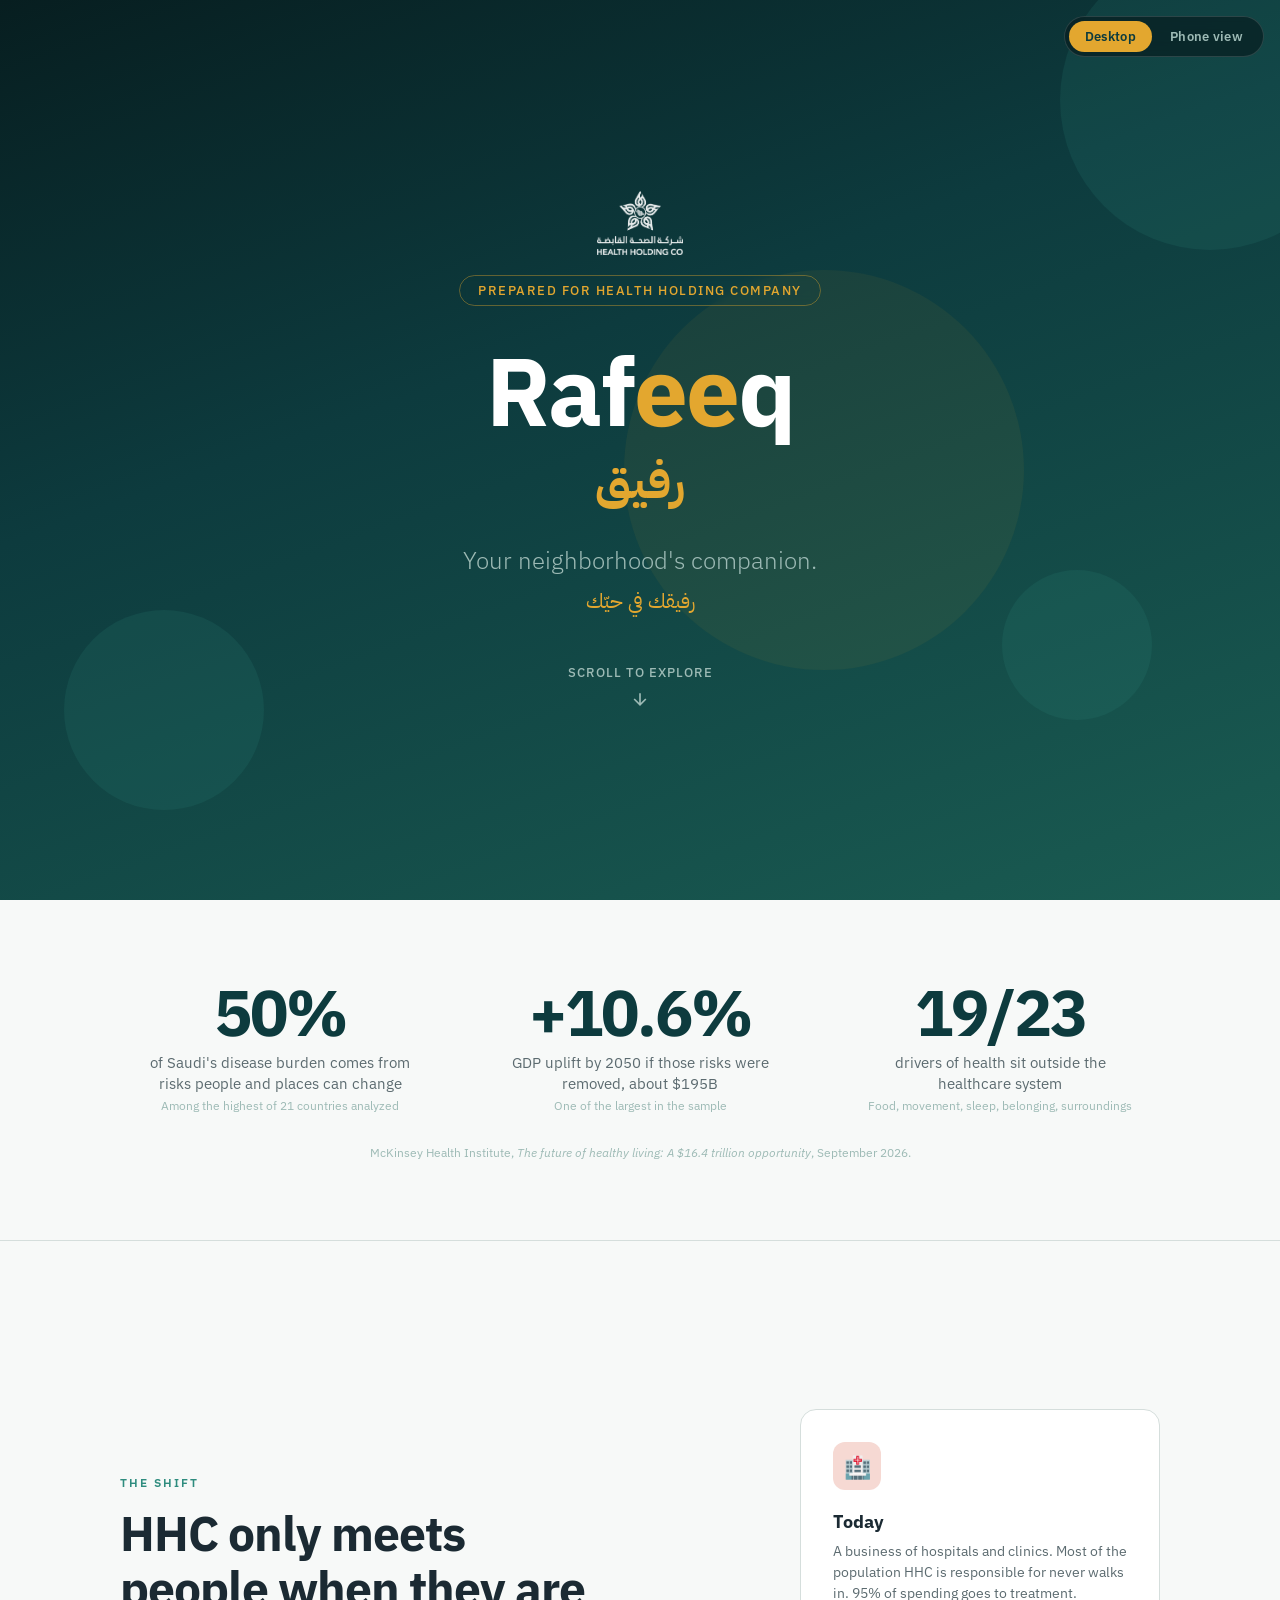
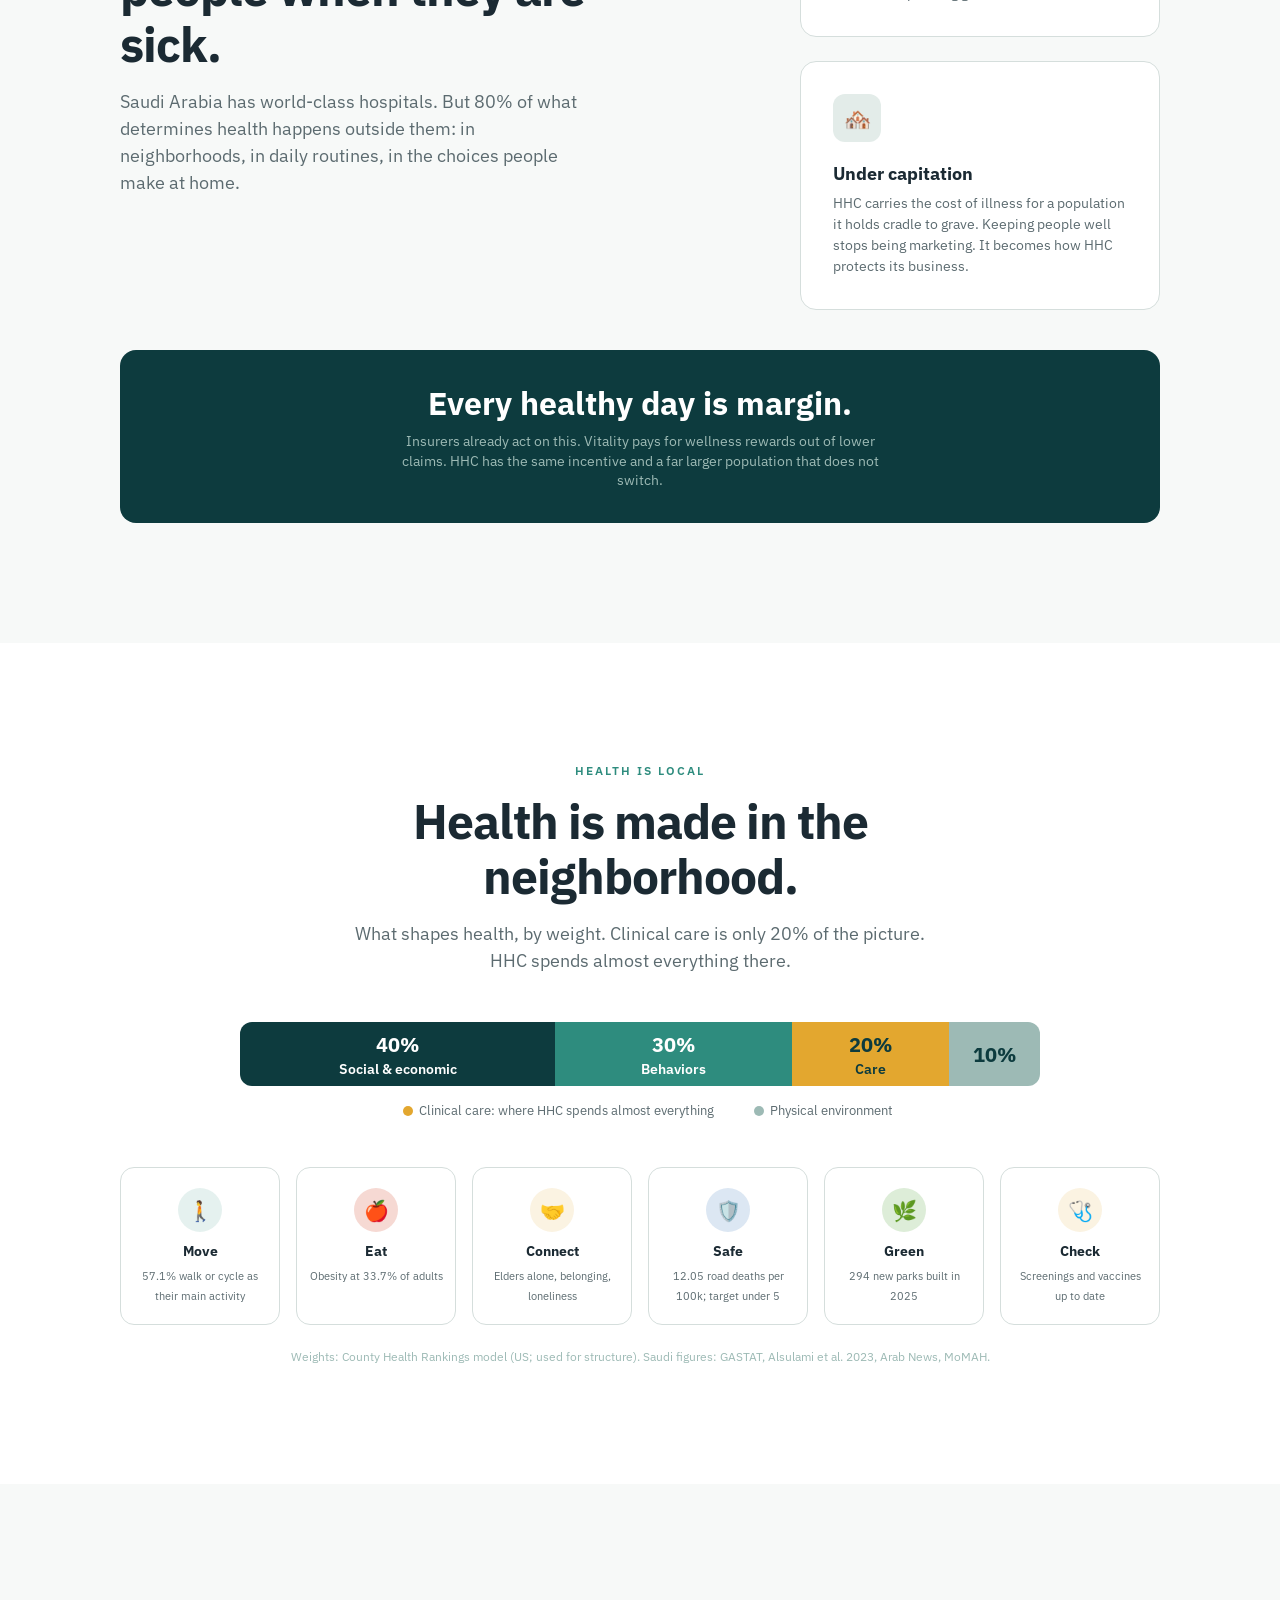
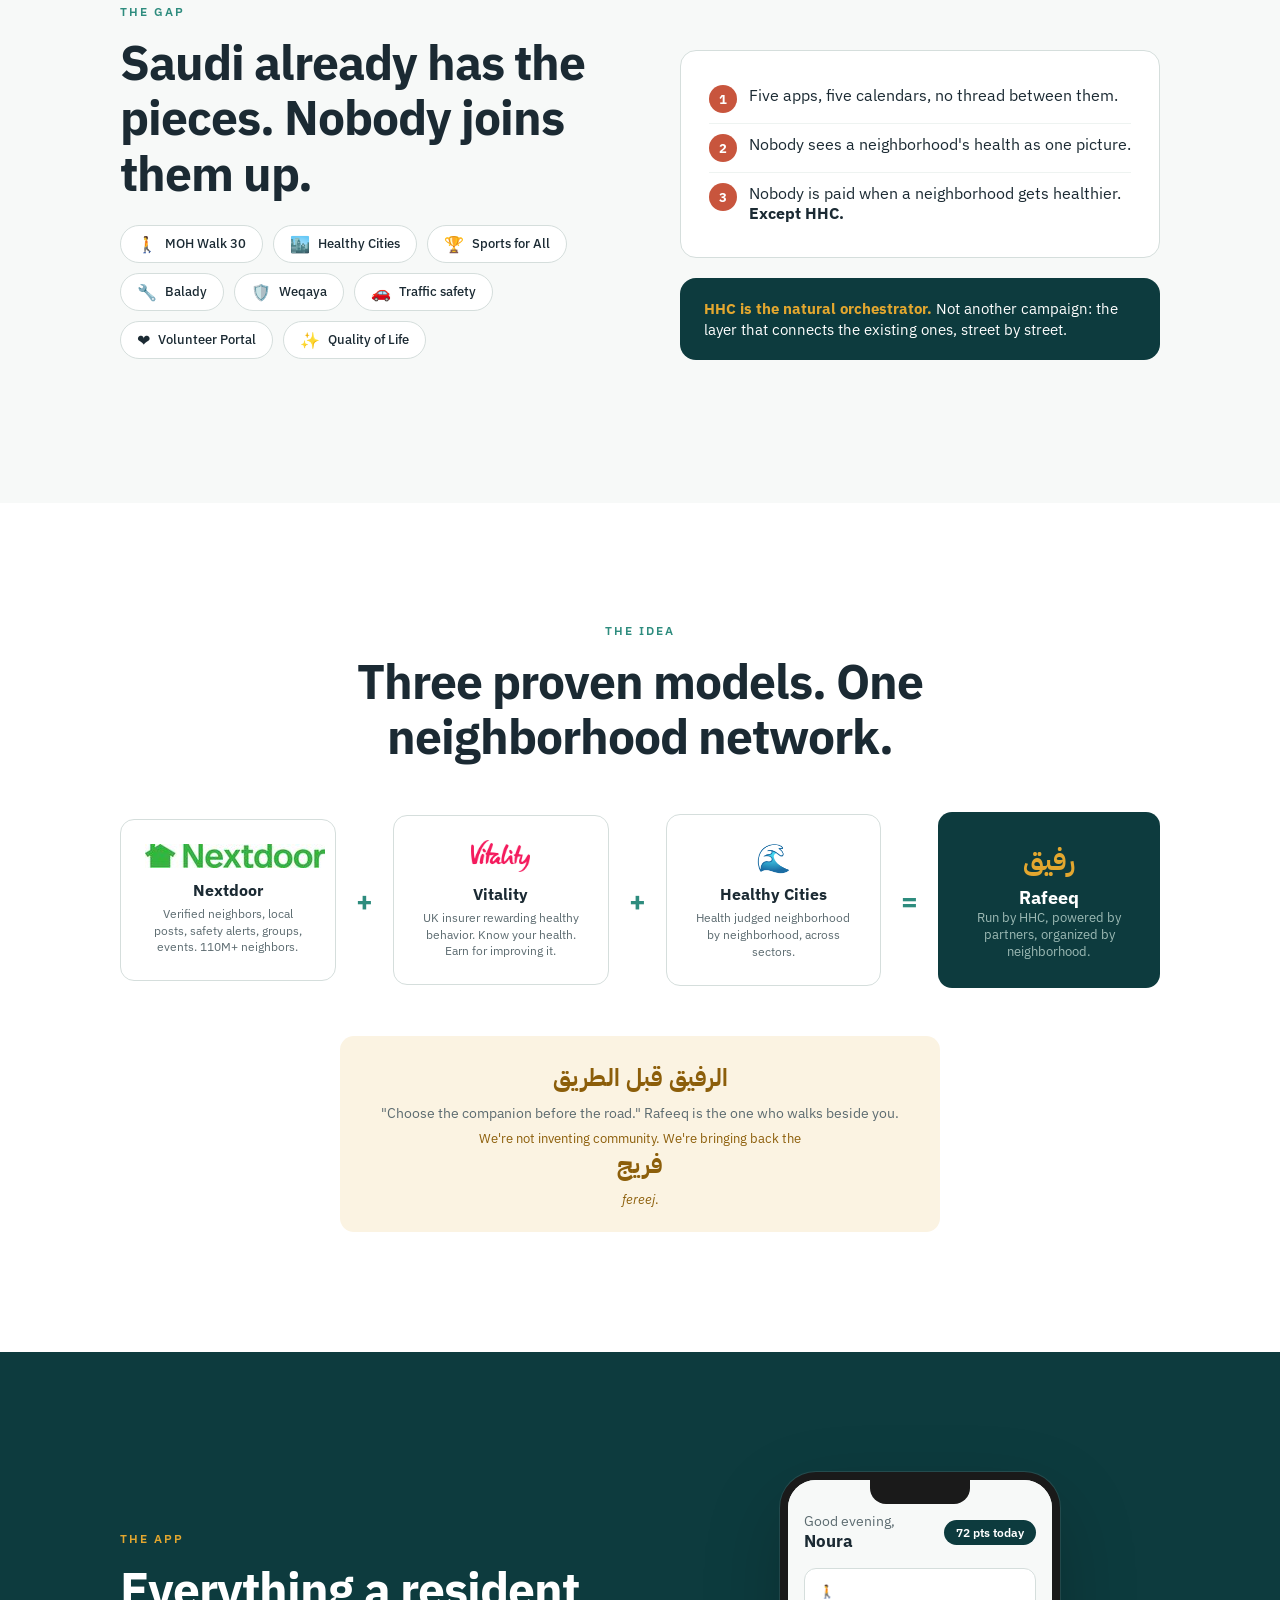
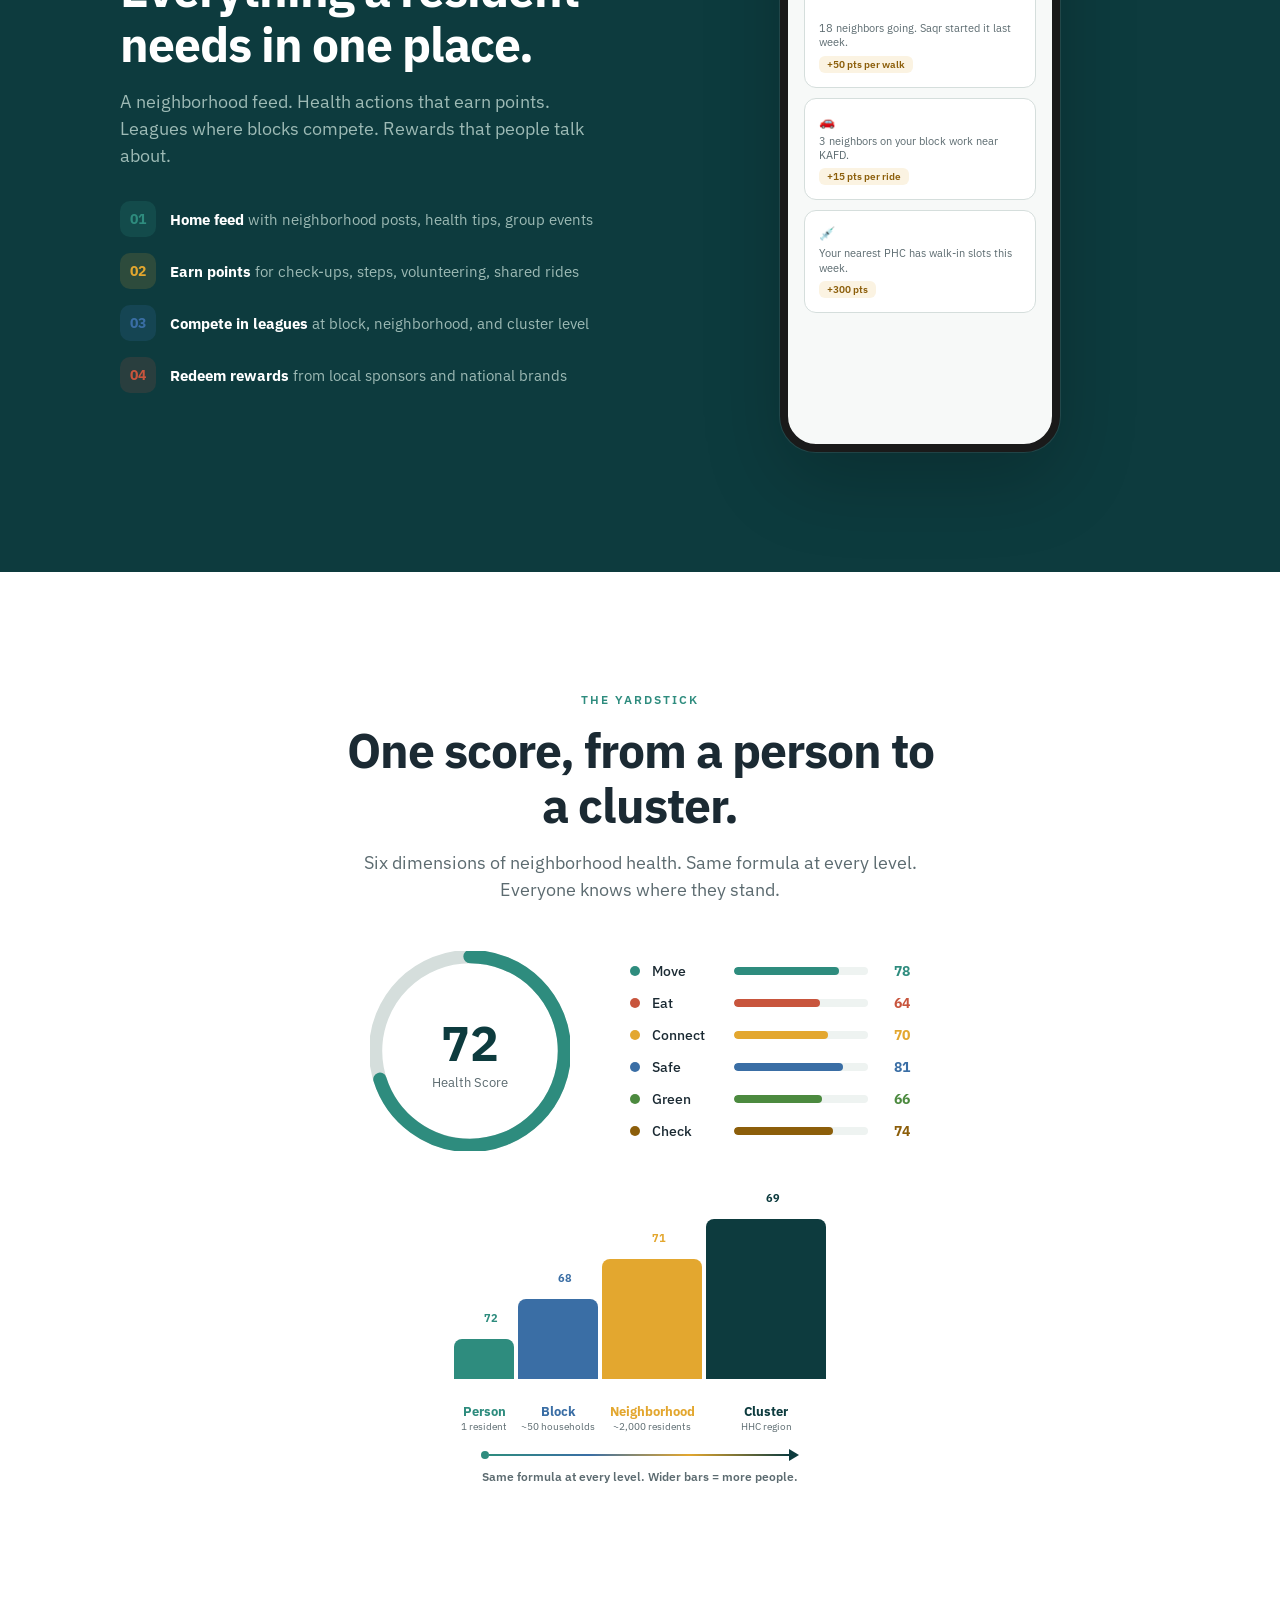
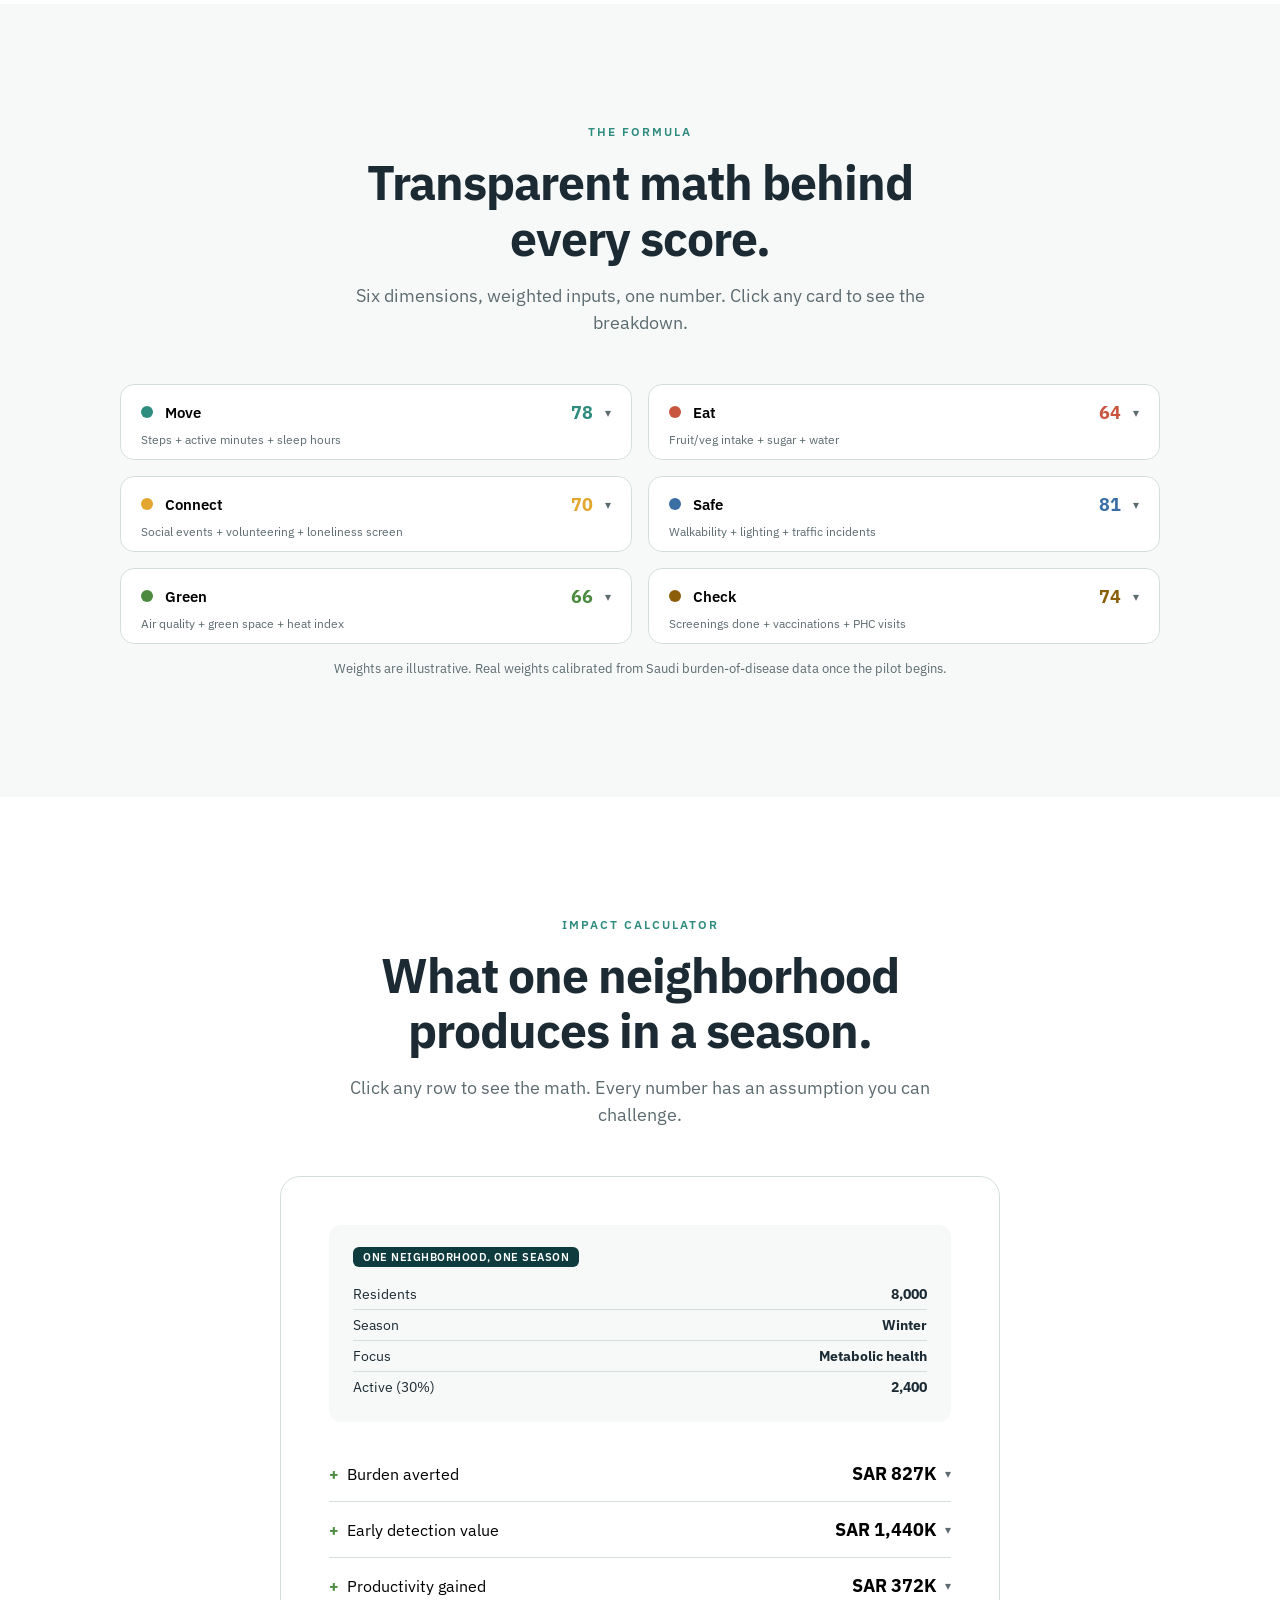
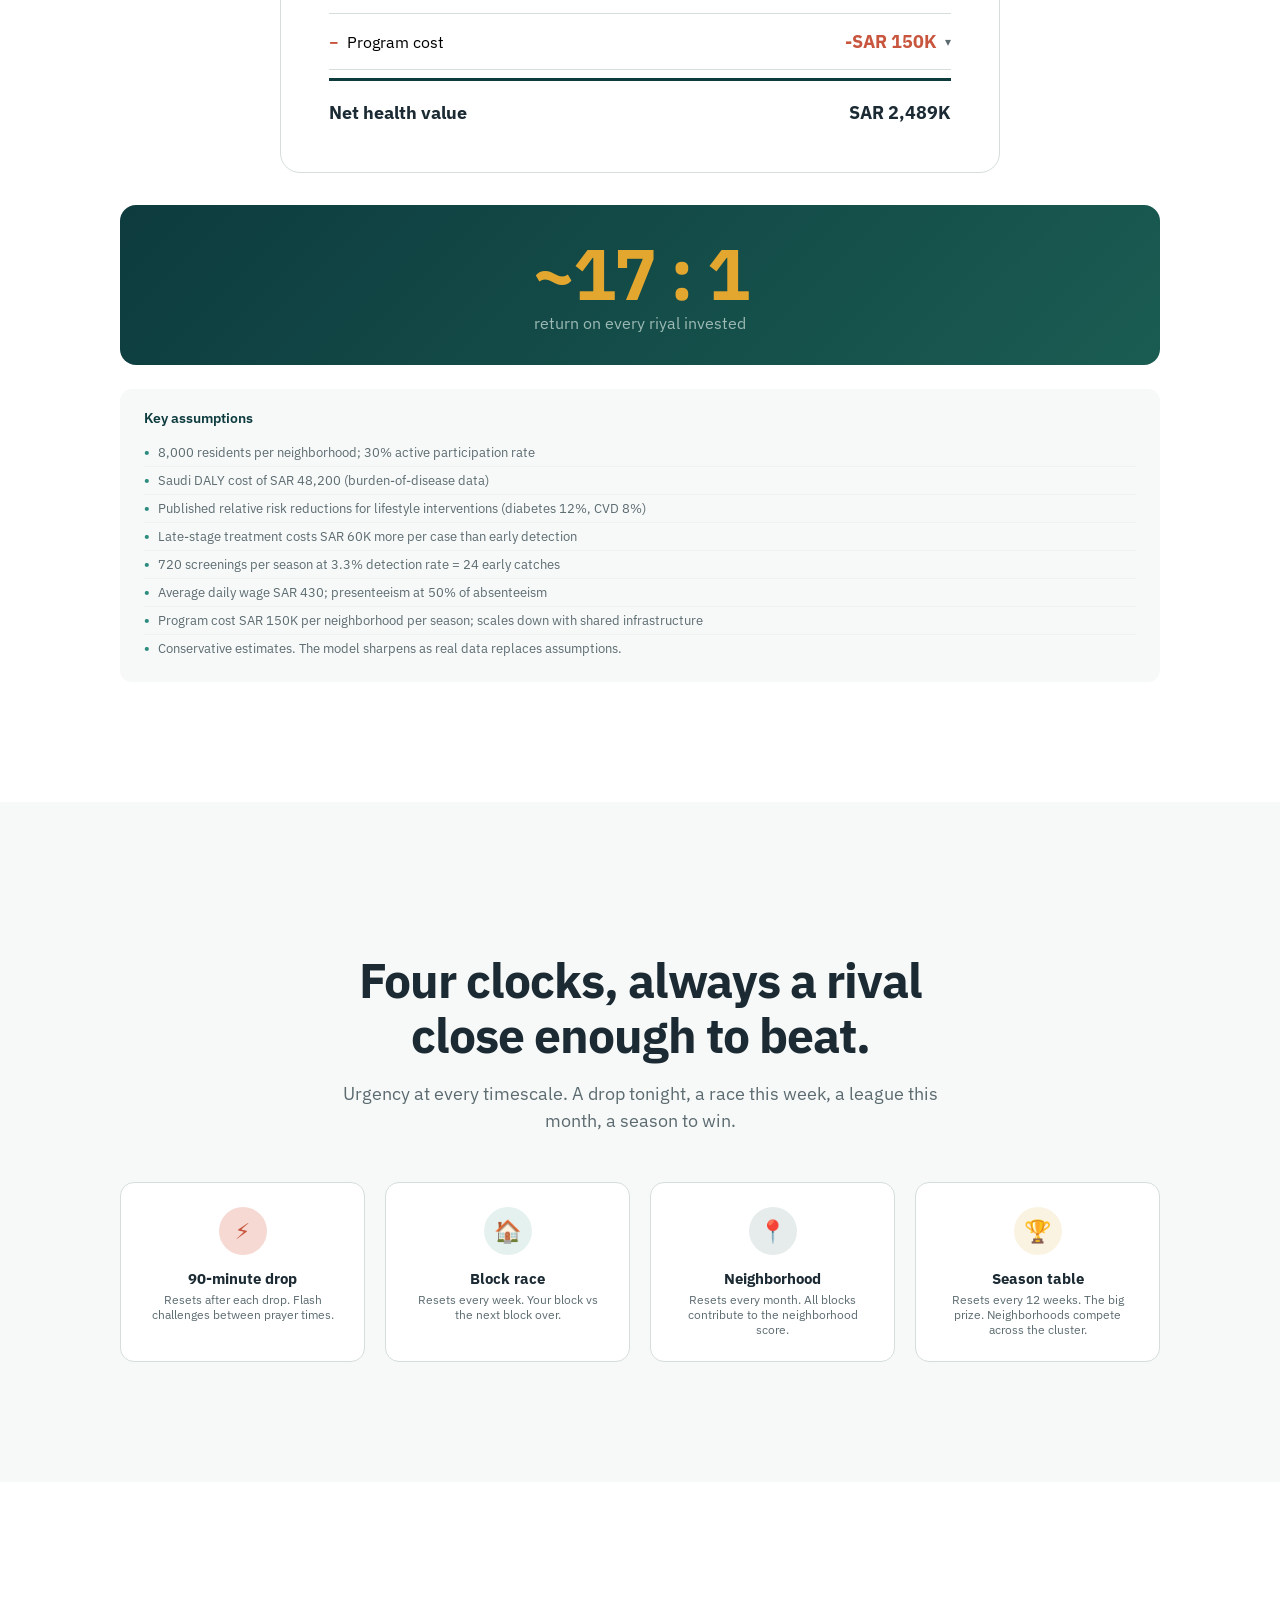
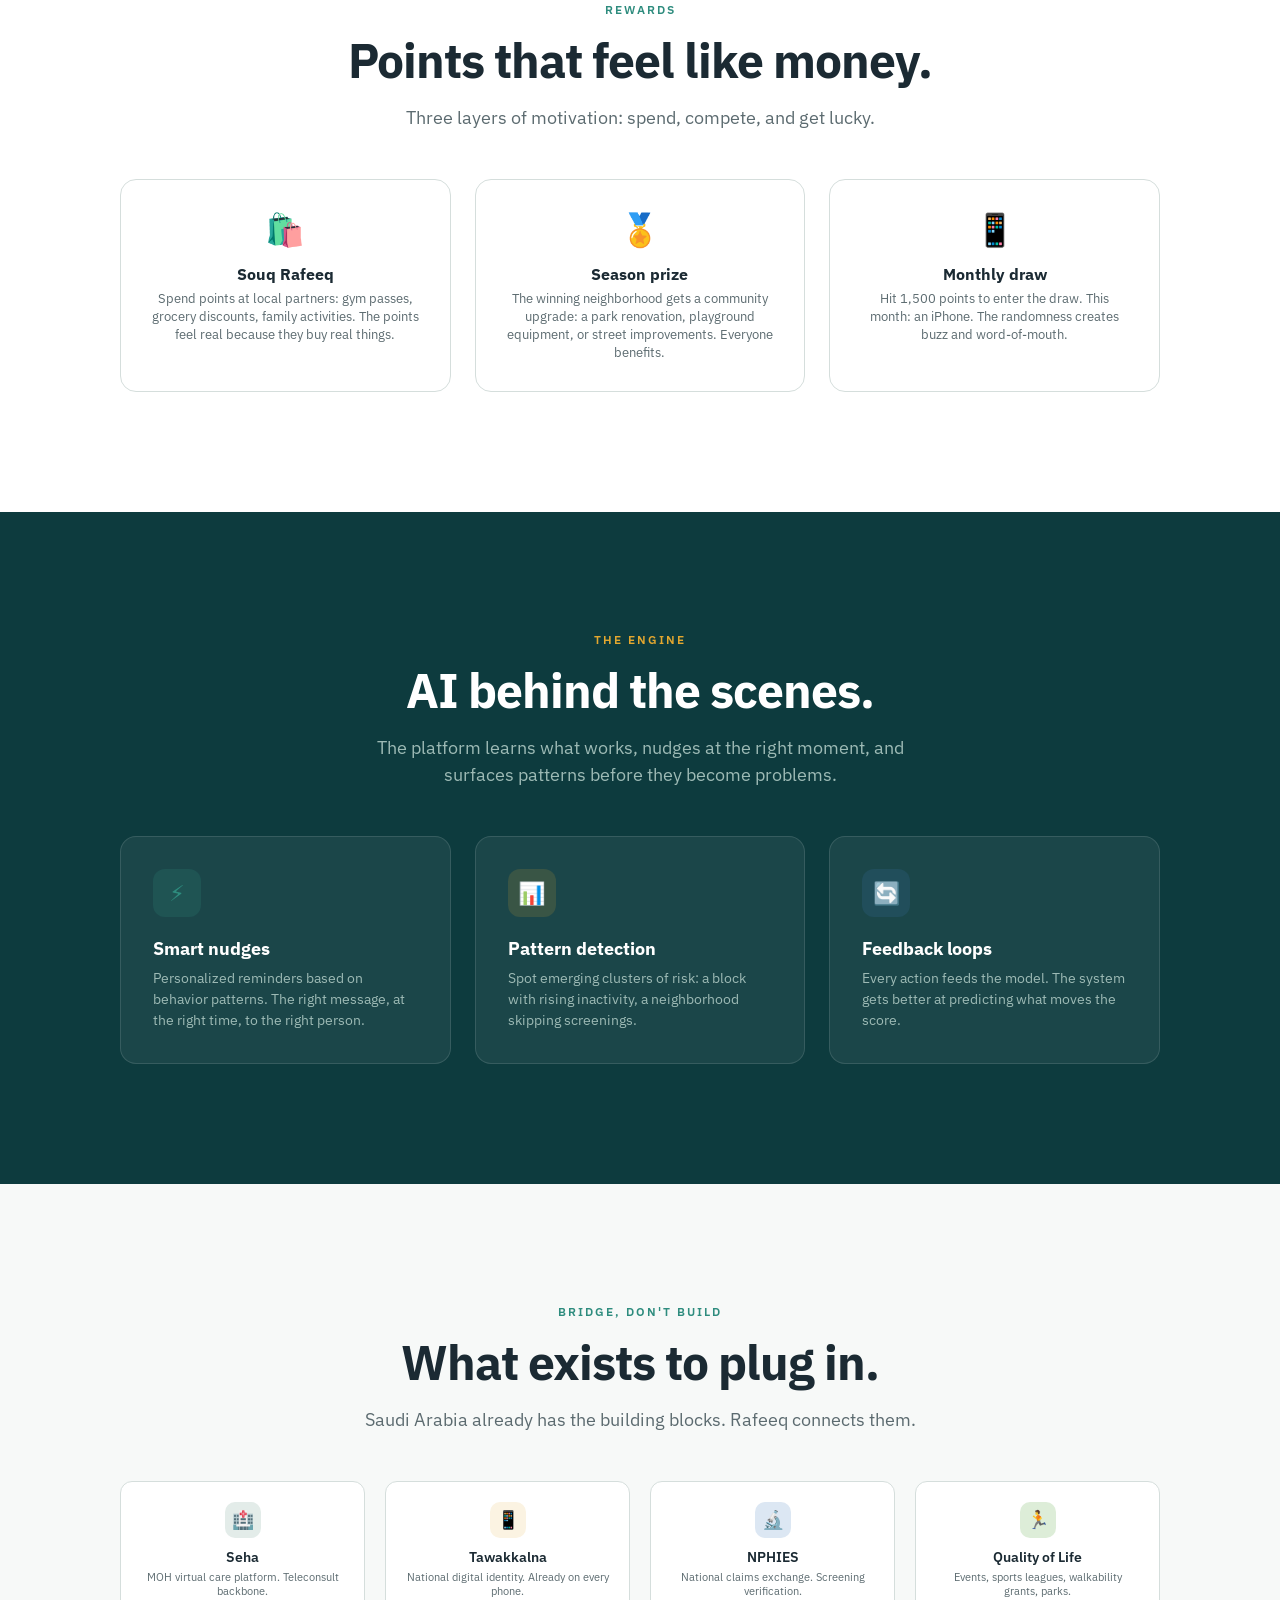
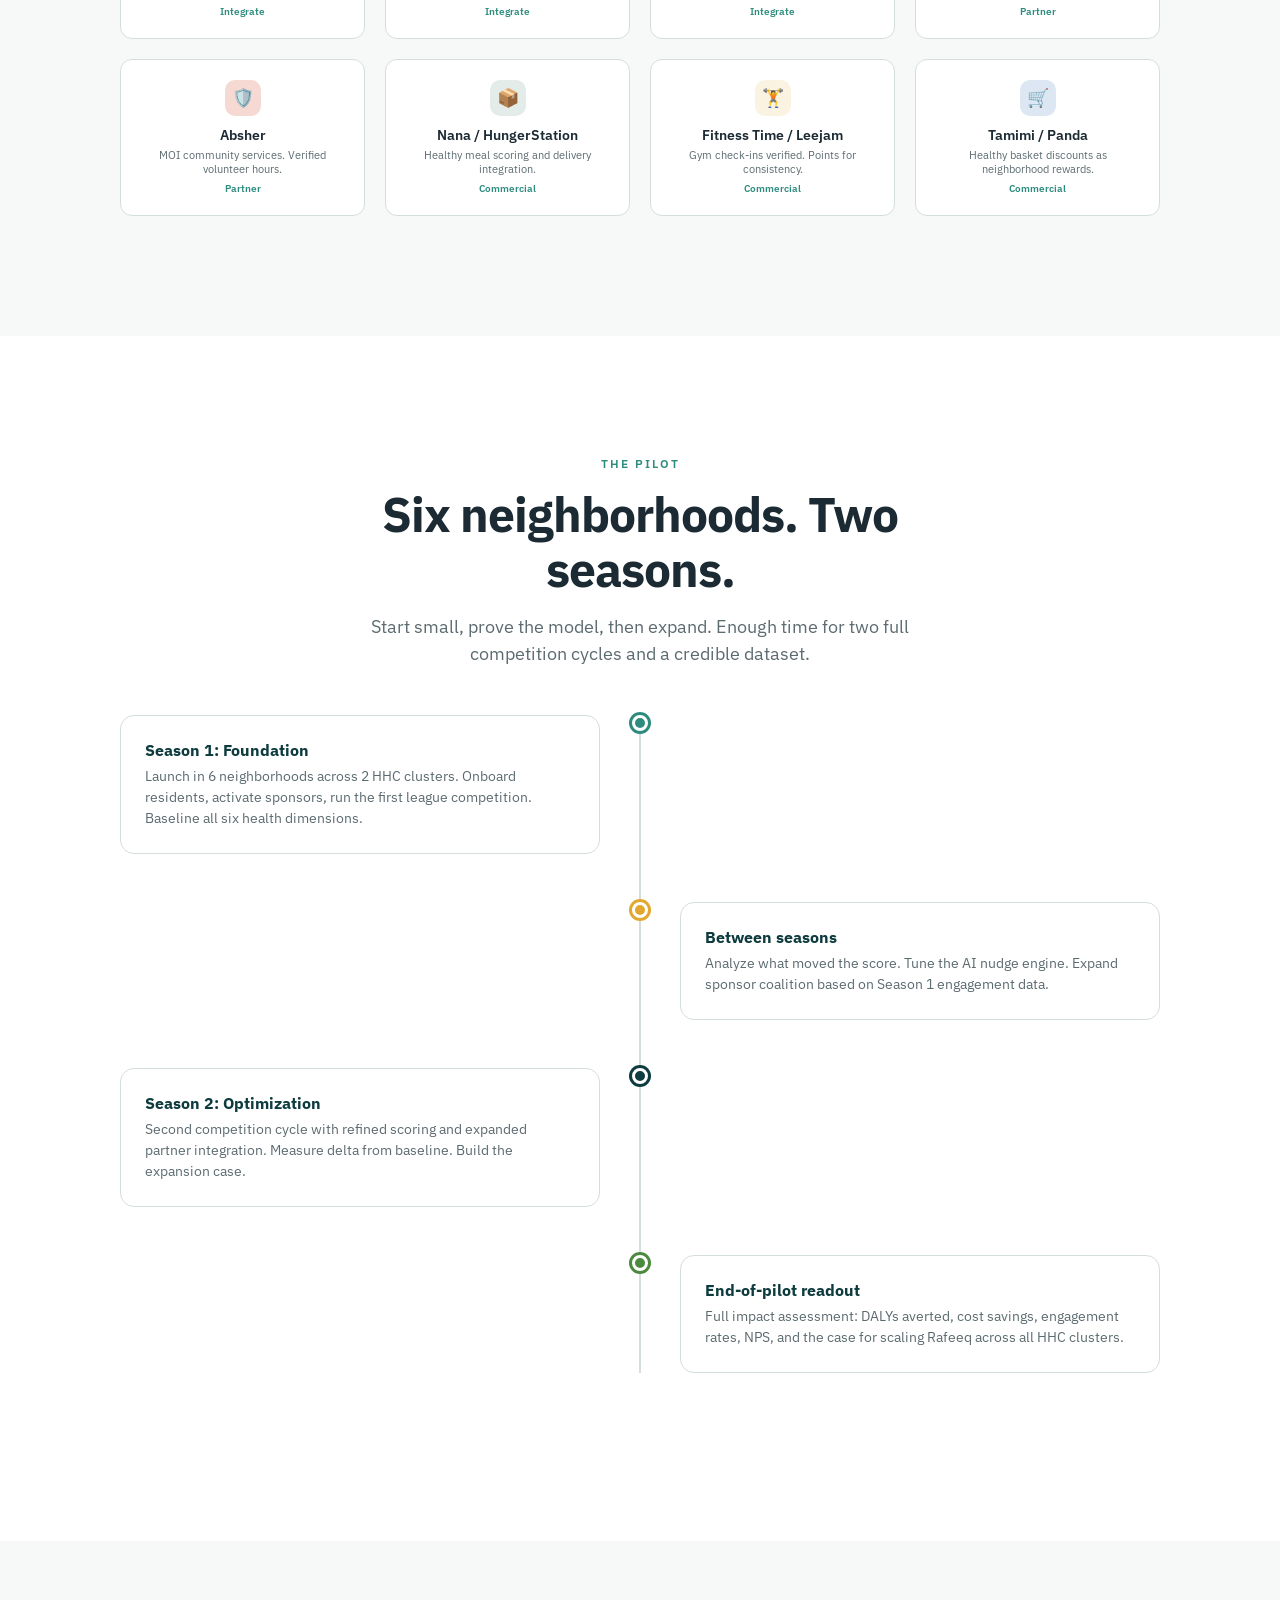
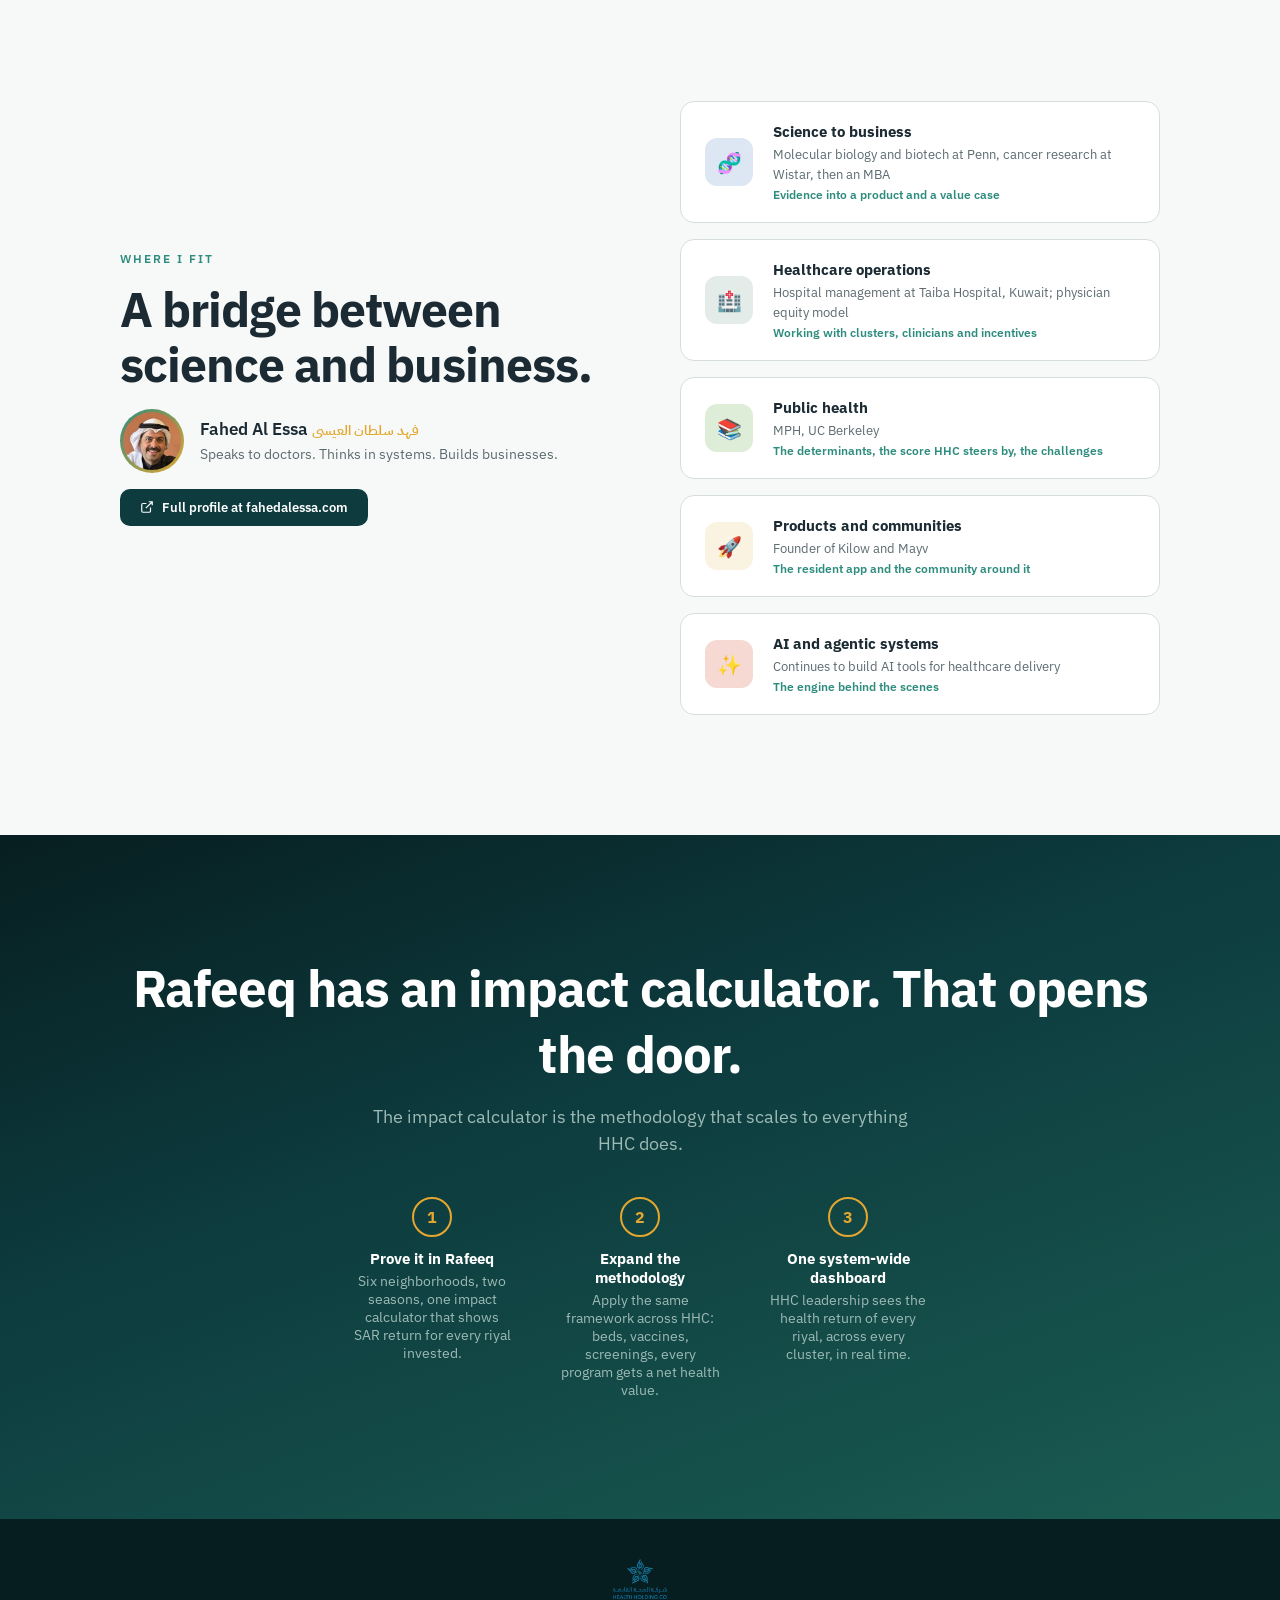
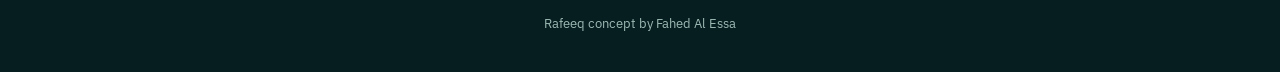
<file: rafeeq/index.html>
<!DOCTYPE html>
<html lang="en">
<head>
<meta charset="UTF-8">
<meta name="viewport" content="width=device-width, initial-scale=1.0">
<title>Rafeeq: A Neighborhood Health Network for HHC</title>
<meta name="robots" content="noindex, nofollow">
<link rel="preconnect" href="https://fonts.googleapis.com">
<link href="https://fonts.googleapis.com/css2?family=IBM+Plex+Sans:wght@300;400;500;600;700&family=IBM+Plex+Sans+Arabic:wght@400;600;700&family=IBM+Plex+Mono:wght@400;500&display=swap" rel="stylesheet">
<style>
*,*::before,*::after{margin:0;padding:0;box-sizing:border-box}
:root{
  --teal:#0D3B3E;--teal2:#2E8C7E;--gold:#E3A72F;--goldd:#8C5E0A;--goldbg:#FBF3E2;
  --red:#C8553D;--redbg:#F6D9D3;--green:#4C8A3F;--greenbg:#DDEDD8;--blue:#3A6EA5;--bluebg:#DCE7F3;
  --ink:#1B2A33;--muted:#5C6B70;--rule:#D5DEDC;--soft:#EEF3F1;--paper:#F7F9F8;--white:#FFFFFF;
  --mint:#E3ECE9;--sage:#9DBAB5;
}
html{scroll-behavior:smooth}
body{font-family:'IBM Plex Sans',system-ui,sans-serif;color:var(--ink);background:var(--white);overflow-x:hidden;-webkit-font-smoothing:antialiased}
a{color:var(--teal2);text-decoration:none}
.ar{font-family:'IBM Plex Sans Arabic','IBM Plex Sans',sans-serif;direction:rtl}

/* ---- layout ---- */
.container{max-width:1120px;margin:0 auto;padding:0 40px}
section{position:relative;overflow:hidden}

/* ---- reveal animation ---- */
.reveal{opacity:0;transform:translateY(40px);transition:opacity .7s ease,transform .7s ease}
.reveal.vis{opacity:1;transform:translateY(0)}
.reveal.d1{transition-delay:.1s}.reveal.d2{transition-delay:.2s}.reveal.d3{transition-delay:.3s}.reveal.d4{transition-delay:.4s}
.reveal-left{opacity:0;transform:translateX(-60px);transition:opacity .7s ease,transform .7s ease}
.reveal-left.vis{opacity:1;transform:translateX(0)}
.reveal-right{opacity:0;transform:translateX(60px);transition:opacity .7s ease,transform .7s ease}
.reveal-right.vis{opacity:1;transform:translateX(0)}
.reveal-scale{opacity:0;transform:scale(.92);transition:opacity .7s ease,transform .7s ease}
.reveal-scale.vis{opacity:1;transform:scale(1)}

/* ===== HERO ===== */
.hero{min-height:100vh;background:linear-gradient(160deg,#071E20 0%,var(--teal) 40%,#1a5c52 100%);display:flex;align-items:center;justify-content:center;position:relative;overflow:hidden}
.hero-particles{position:absolute;inset:0;pointer-events:none}
.hero-particles span{position:absolute;border-radius:50%;background:rgba(46,140,126,.15);animation:float 20s infinite ease-in-out}
.hero-particles span:nth-child(1){width:300px;height:300px;top:-50px;right:-80px;animation-delay:0s}
.hero-particles span:nth-child(2){width:200px;height:200px;bottom:10%;left:5%;animation-delay:-5s}
.hero-particles span:nth-child(3){width:400px;height:400px;top:30%;right:20%;animation-delay:-10s;background:rgba(227,167,47,.06)}
.hero-particles span:nth-child(4){width:150px;height:150px;bottom:20%;right:10%;animation-delay:-7s}
@keyframes float{0%,100%{transform:translate(0,0) scale(1)}25%{transform:translate(20px,-30px) scale(1.05)}50%{transform:translate(-10px,20px) scale(.95)}75%{transform:translate(15px,10px) scale(1.02)}}
.hero-content{position:relative;z-index:1;text-align:center;padding:60px 20px}
.hero-hhc{display:flex;flex-direction:column;align-items:center;justify-content:center;gap:20px;margin-bottom:36px}
.hero-badge{display:inline-block;padding:6px 18px;border:1.5px solid rgba(227,167,47,.4);border-radius:100px;color:var(--gold);font-size:13px;font-weight:500;letter-spacing:1.5px;text-transform:uppercase;backdrop-filter:blur(4px)}
.hero-badge-sub{color:var(--sage);font-size:13px;border-left:1px solid rgba(255,255,255,.25);padding-left:14px;line-height:1.35;text-align:left}
.hero h1{font-size:clamp(56px,8vw,96px);font-weight:700;color:#fff;letter-spacing:-2px;line-height:1;margin-bottom:8px}
.hero h1 em{font-style:normal;color:var(--gold)}
.hero-ar{font-size:clamp(32px,4vw,48px);font-weight:700;color:var(--gold);margin-bottom:24px}
.hero-sub{font-size:clamp(18px,2.2vw,24px);color:var(--sage);font-weight:300;line-height:1.5;max-width:600px;margin:0 auto 8px}
.hero-sub-ar{font-size:clamp(16px,1.8vw,20px);color:var(--gold);font-weight:400;margin-bottom:48px}
.hero-scroll{display:flex;flex-direction:column;align-items:center;gap:8px;color:var(--sage);font-size:13px;font-weight:500;letter-spacing:1px;text-transform:uppercase;animation:bob 2s infinite ease-in-out}
.hero-scroll svg{width:20px;height:20px}
@keyframes bob{0%,100%{transform:translateY(0)}50%{transform:translateY(8px)}}

/* ===== STATS BANNER ===== */
.stats-banner{background:var(--paper);padding:80px 0;border-bottom:1px solid var(--rule)}
.stats-row{display:grid;grid-template-columns:repeat(3,1fr);gap:40px;text-align:center}
.stat-num{font-size:clamp(40px,5vw,64px);font-weight:700;color:var(--teal);letter-spacing:-2px;line-height:1;margin-bottom:8px}
.stat-num .counter{display:inline}
.stat-label{font-size:15px;color:var(--muted);line-height:1.4;max-width:260px;margin:0 auto}
.stat-sub{font-size:12px;color:var(--sage);margin-top:4px}

/* ===== SECTION HEADINGS ===== */
.sec{padding:120px 0}
.sec-dark{background:var(--teal);color:#fff}
.sec-dark .sec-sub{color:var(--sage)}
.sec-dark .muted{color:var(--sage)}
.sec-soft{background:var(--paper)}
.sec-tag{font-size:12px;font-weight:600;letter-spacing:2px;text-transform:uppercase;color:var(--teal2);margin-bottom:16px}
.sec-dark .sec-tag{color:var(--gold)}
.sec-h{font-size:clamp(32px,4vw,48px);font-weight:700;letter-spacing:-1px;line-height:1.15;margin-bottom:16px}
.sec-sub{font-size:18px;color:var(--muted);line-height:1.5;max-width:600px}

/* ===== TWO-COL ===== */
.two-col{display:grid;grid-template-columns:1fr 1fr;gap:80px;align-items:center}

/* ===== CARDS ===== */
.card-grid{display:grid;grid-template-columns:repeat(3,1fr);gap:24px;margin-top:48px}
.card{background:var(--white);border:1.5px solid var(--rule);border-radius:16px;padding:32px;transition:transform .3s,box-shadow .3s,border-color .3s}
.card:hover{transform:translateY(-4px);box-shadow:0 12px 40px rgba(13,59,62,.08);border-color:var(--teal2)}
.card-icon{width:48px;height:48px;border-radius:12px;display:flex;align-items:center;justify-content:center;margin-bottom:20px;font-size:22px}
.card h3{font-size:18px;font-weight:700;margin-bottom:8px}
.card p{font-size:14px;color:var(--muted);line-height:1.5}
.card .card-stat{font-size:13px;font-weight:600;color:var(--teal2);margin-top:12px}

/* ===== DETERMINANTS BAR ===== */
.det-bar{margin-top:48px;max-width:800px;margin-left:auto;margin-right:auto}
.det-stack{display:flex;border-radius:12px;overflow:hidden;height:64px;font-size:14px;font-weight:600;color:#fff}
.det-stack > div{display:flex;flex-direction:column;align-items:center;justify-content:center;gap:2px}
.det-stack b{font-size:20px;font-weight:700}
.det-legend{display:flex;justify-content:center;gap:24px;margin-top:16px;font-size:13px;color:var(--muted)}
.det-legend span{display:flex;align-items:center;gap:6px}
.det-legend span::before{content:'';width:10px;height:10px;border-radius:50%}
.det-dims{display:grid;grid-template-columns:repeat(6,1fr);gap:16px;margin-top:48px}
.det-dim{text-align:center;padding:20px 12px;background:var(--white);border:1.5px solid var(--rule);border-radius:14px;transition:transform .3s,border-color .3s}
.det-dim:hover{transform:translateY(-3px);border-color:var(--teal2)}
.det-dim .di{width:44px;height:44px;border-radius:50%;display:flex;align-items:center;justify-content:center;margin:0 auto 10px;font-size:20px}
.det-dim b{display:block;font-size:14px;margin-bottom:4px}
.det-dim span{font-size:11px;color:var(--muted);line-height:1.3}

/* ===== GAP ===== */
.chip-grid{display:flex;flex-wrap:wrap;gap:10px;margin:24px 0}
.chip{display:inline-flex;align-items:center;gap:8px;padding:8px 16px;background:var(--white);border:1.5px solid var(--rule);border-radius:100px;font-size:13px;font-weight:500}
.chip .ci{font-size:16px}
.gap-card{background:var(--white);border:1.5px solid var(--rule);border-radius:16px;padding:24px 28px;margin-top:24px}
.gap-card div{display:flex;align-items:flex-start;gap:12px;padding:10px 0;border-bottom:1px solid var(--soft)}
.gap-card div:last-child{border:0}
.gap-card i{width:28px;height:28px;border-radius:50%;background:var(--red);color:#fff;display:flex;align-items:center;justify-content:center;font-style:normal;font-weight:700;font-size:13px;flex:none}

/* ===== CONCEPT EQUATION ===== */
.eq-grid{display:flex;align-items:center;justify-content:center;gap:20px;flex-wrap:wrap;margin:48px 0}
.eq-card{background:var(--white);border:1.5px solid var(--rule);border-radius:14px;padding:24px;text-align:center;min-width:200px;flex:1;max-width:260px}
.eq-card h3{font-size:16px;font-weight:700;margin-bottom:6px}
.eq-card p{font-size:12px;color:var(--muted);line-height:1.4}
.eq-op{font-size:28px;font-weight:700;color:var(--teal2)}
.eq-result{background:var(--teal);color:#fff;border-radius:14px;padding:28px;text-align:center;min-width:220px;flex:1;max-width:280px}
.eq-result .ar{font-size:28px;font-weight:700;color:var(--gold);display:block;margin-bottom:4px}
.eq-result b{font-size:18px}
.eq-result p{font-size:13px;color:var(--sage)}
.saying-box{text-align:center;margin-top:32px;padding:24px;background:var(--goldbg);border-radius:14px;max-width:600px;margin-left:auto;margin-right:auto}
.saying-box .ar{font-size:24px;font-weight:700;color:var(--goldd);display:block;margin-bottom:8px}
.saying-box p{font-size:14px;color:var(--muted)}

/* ===== PHONE MOCKUP ===== */
.phone-wrap{display:flex;justify-content:center;position:relative}
.phone-frame{width:280px;height:580px;border:8px solid #1a1a1a;border-radius:36px;overflow:hidden;background:var(--paper);box-shadow:0 30px 80px rgba(0,0,0,.2),0 0 0 1px rgba(255,255,255,.1);position:relative}
.phone-frame::before{content:'';position:absolute;top:0;left:50%;transform:translateX(-50%);width:100px;height:24px;background:#1a1a1a;border-radius:0 0 16px 16px;z-index:2}
.phone-screen{width:100%;height:100%;overflow:hidden;position:relative}
.app-preview{padding:20px 16px;padding-top:32px}
.app-preview .app-top{display:flex;justify-content:space-between;align-items:center;margin-bottom:16px}
.app-preview .greeting{font-size:14px;color:var(--muted)}
.app-preview .greeting b{color:var(--ink);display:block;font-size:17px}
.app-preview .score-pill{background:var(--teal);color:#fff;padding:5px 12px;border-radius:100px;font-size:12px;font-weight:600}
.app-preview .feed-card{background:var(--white);border:1.5px solid var(--rule);border-radius:12px;padding:14px;margin-bottom:10px}
.app-preview .feed-card h4{font-size:13px;font-weight:600;margin-bottom:4px}
.app-preview .feed-card p{font-size:11px;color:var(--muted);line-height:1.3}
.app-preview .fc-tag{display:inline-block;background:var(--goldbg);color:var(--goldd);font-size:10px;font-weight:600;padding:2px 8px;border-radius:6px;margin-top:6px}

/* ===== YARDSTICK / SCORE ===== */
.score-visual{display:flex;justify-content:center;align-items:center;gap:60px;margin-top:48px}
.score-ring-wrap{position:relative;width:200px;height:200px}
.score-ring{width:200px;height:200px;transform:rotate(-90deg)}
.score-ring circle{fill:none;stroke-width:12;stroke-linecap:round}
.score-ring .bg{stroke:var(--rule)}
.score-ring .fg{stroke:var(--teal2);stroke-dasharray:534;stroke-dashoffset:534;transition:stroke-dashoffset 1.5s ease}
.score-ring.animated .fg{stroke-dashoffset:160}
.score-center{position:absolute;inset:0;display:flex;flex-direction:column;align-items:center;justify-content:center}
.score-center .num{font-size:48px;font-weight:700;color:var(--teal)}
.score-center .lbl{font-size:13px;color:var(--muted)}
.dim-bars{display:flex;flex-direction:column;gap:14px;min-width:280px}
.dim-row{display:flex;align-items:center;gap:12px}
.dim-dot{width:10px;height:10px;border-radius:50%;flex:none}
.dim-name{font-size:14px;font-weight:500;width:70px}
.dim-track{flex:1;height:8px;background:var(--soft);border-radius:4px;overflow:hidden}
.dim-fill{height:100%;border-radius:4px;width:0;transition:width 1.2s ease}
.dim-val{font-size:14px;font-weight:700;width:30px;text-align:right}

/* ===== FORMULA CARDS ===== */
.formula-grid{display:grid;grid-template-columns:repeat(2,1fr);gap:16px;margin-top:48px}
.fm-card{border:1.5px solid var(--rule);border-radius:14px;overflow:hidden;background:var(--white);transition:border-color .3s}
.fm-card:hover{border-color:var(--teal2)}
.fm-head{display:flex;align-items:center;gap:12px;padding:16px 20px;width:100%;border:0;background:0;cursor:pointer;font-family:inherit;font-size:15px}
.fm-dot{width:12px;height:12px;border-radius:50%;flex:none}
.fm-name{font-weight:600;flex:1;text-align:left}
.fm-val{font-weight:700;font-size:18px}
.fm-chev{font-size:12px;color:var(--muted);transition:transform .3s}
.fm-card.open .fm-chev{transform:rotate(180deg)}
.fm-light{padding:0 20px;font-size:12px;color:var(--muted);margin-top:-8px;padding-bottom:12px}
.fm-detail{max-height:0;overflow:hidden;transition:max-height .4s ease,padding .3s;padding:0 20px;background:var(--paper)}
.fm-card.open .fm-detail{max-height:300px;padding:16px 20px}
.fm-row{display:flex;justify-content:space-between;padding:6px 0;font-size:13px;border-bottom:1px solid var(--soft)}
.fm-row:last-child{border:0}
.fm-row b{font-weight:600;color:var(--teal2)}
.fm-eq{font-size:12px;color:var(--muted);margin-top:8px;padding-top:8px;border-top:1px dashed var(--rule);font-family:'IBM Plex Mono',monospace}
.fm-eq b{color:var(--teal)}
.fm-note{text-align:center;font-size:13px;color:var(--muted);margin-top:16px}

/* ===== IMPACT CALC (expandable) ===== */
.calc-wrap{background:var(--white);border:1.5px solid var(--rule);border-radius:20px;padding:48px;max-width:720px;margin:48px auto 0}
.calc-scenario{background:var(--paper);border-radius:12px;padding:20px 24px;margin-bottom:24px}
.cs-tag{display:inline-block;background:var(--teal);color:#fff;font-size:11px;font-weight:600;padding:3px 10px;border-radius:6px;margin-bottom:12px;letter-spacing:.5px;text-transform:uppercase}
.cs-row{display:flex;justify-content:space-between;padding:6px 0;font-size:14px;border-bottom:1px solid var(--rule)}
.cs-row:last-child{border:0}
.cs-exp{border-bottom:1px solid var(--rule)}
.cs-exp:last-of-type{border:0}
.cs-exp-head{display:flex;align-items:center;width:100%;padding:16px 0;border:0;background:0;cursor:pointer;font-family:inherit;font-size:16px;gap:8px}
.cs-exp-head span:first-child{flex:1;text-align:left}
.cs-exp-head b{font-size:18px;font-weight:700}
.cs-exp-head.plus span:first-child::before{content:'+';color:var(--green);font-weight:700;margin-right:8px}
.cs-exp-head.minus span:first-child::before{content:'\2212';color:var(--red);font-weight:700;margin-right:8px}
.cs-exp-head.minus b{color:var(--red)}
.cs-exp-head .fm-chev{font-size:12px;color:var(--muted);transition:transform .3s}
.cs-exp.open .fm-chev{transform:rotate(180deg)}
.cs-exp-detail{max-height:0;overflow:hidden;transition:max-height .4s ease;padding:0 8px}
.cs-exp.open .cs-exp-detail{max-height:300px}
.calc-total{display:flex;justify-content:space-between;padding:20px 0 0;border-top:3px solid var(--teal);font-size:18px;font-weight:700;margin-top:8px}
.calc-roi-box{text-align:center;margin-top:32px;padding:32px;background:linear-gradient(135deg,var(--teal),#1a5c52);border-radius:16px}
.roi-num{font-size:clamp(48px,6vw,72px);font-weight:700;color:var(--gold);letter-spacing:-2px;line-height:1}
.roi-label{font-size:16px;color:var(--sage);margin-top:4px}
.calc-assumptions{background:var(--paper);border-radius:12px;padding:20px 24px;margin-top:24px}
.calc-assumptions h4{font-size:14px;font-weight:600;margin-bottom:12px;color:var(--teal)}
.calc-assumptions ul{list-style:none;padding:0}
.calc-assumptions li{font-size:13px;color:var(--muted);padding:5px 0;border-bottom:1px solid var(--soft);display:flex;align-items:flex-start;gap:8px}
.calc-assumptions li:last-child{border:0}
.calc-assumptions li::before{content:'\2022';color:var(--teal2);font-weight:700;flex:none}

/* ===== FOUR CLOCKS ===== */
.clocks-grid{display:grid;grid-template-columns:repeat(4,1fr);gap:20px;margin-top:48px}
.clock-card{background:var(--white);border:1.5px solid var(--rule);border-radius:14px;padding:24px;text-align:center;transition:transform .3s,border-color .3s}
.clock-card:hover{transform:translateY(-3px);border-color:var(--teal2)}
.clock-icon{width:48px;height:48px;border-radius:50%;display:flex;align-items:center;justify-content:center;margin:0 auto 14px;font-size:22px}
.clock-card h4{font-size:15px;font-weight:700;margin-bottom:4px}
.clock-card p{font-size:12px;color:var(--muted)}

/* ===== REWARDS ===== */
.rewards-grid{display:grid;grid-template-columns:repeat(3,1fr);gap:24px;margin-top:48px}
.reward-card{background:var(--white);border:1.5px solid var(--rule);border-radius:16px;padding:28px;text-align:center;transition:transform .3s,border-color .3s}
.reward-card:hover{transform:translateY(-3px);border-color:var(--gold)}
.reward-icon{font-size:32px;margin-bottom:14px}
.reward-card h3{font-size:16px;font-weight:700;margin-bottom:6px}
.reward-card p{font-size:13px;color:var(--muted);line-height:1.4}

/* ===== PARTNER LOGOS ===== */
.partner-grid{display:grid;grid-template-columns:repeat(4,1fr);gap:20px;margin-top:48px}
.partner-pill{background:var(--white);border:1.5px solid var(--rule);border-radius:12px;padding:20px;text-align:center;transition:border-color .3s,transform .3s}
.partner-pill:hover{border-color:var(--teal2);transform:translateY(-2px)}
.partner-pill .pp-icon{width:36px;height:36px;border-radius:10px;margin:0 auto 10px;display:flex;align-items:center;justify-content:center;font-size:18px}
.partner-pill h4{font-size:14px;font-weight:600;margin-bottom:4px}
.partner-pill p{font-size:11px;color:var(--muted);line-height:1.3}
.partner-pill .pp-tag{font-size:10px;font-weight:600;color:var(--teal2);margin-top:6px}

/* ===== TIMELINE ===== */
.timeline{position:relative;margin-top:48px}
.timeline::before{content:'';position:absolute;left:50%;top:0;bottom:0;width:2px;background:var(--rule);transform:translateX(-50%)}
.tl-item{display:flex;align-items:flex-start;margin-bottom:48px;position:relative}
.tl-item:nth-child(odd){flex-direction:row;padding-right:calc(50% + 40px)}
.tl-item:nth-child(even){flex-direction:row-reverse;padding-left:calc(50% + 40px)}
.tl-dot{position:absolute;left:50%;transform:translateX(-50%);width:16px;height:16px;border-radius:50%;background:var(--teal2);border:3px solid var(--white);z-index:1;box-shadow:0 0 0 3px var(--teal2)}
.tl-content{background:var(--white);border:1.5px solid var(--rule);border-radius:14px;padding:24px;flex:1}
.tl-content h4{font-size:16px;font-weight:700;margin-bottom:6px;color:var(--teal)}
.tl-content p{font-size:14px;color:var(--muted);line-height:1.5}

/* ===== WHERE I FIT ===== */
.fit-grid{display:flex;flex-direction:column;gap:16px;margin-top:40px}
.fit-row{display:flex;align-items:center;gap:20px;padding:20px 24px;background:var(--white);border:1.5px solid var(--rule);border-radius:14px;transition:transform .3s,border-color .3s}
.fit-row:hover{transform:translateX(4px);border-color:var(--teal2)}
.fit-icon{width:48px;height:48px;border-radius:12px;display:flex;align-items:center;justify-content:center;font-size:20px;flex:none}
.fit-row b{display:block;font-size:15px;margin-bottom:2px}
.fit-row span{font-size:13px;color:var(--muted)}
.fit-row em{display:block;font-style:normal;font-size:12px;color:var(--teal2);font-weight:600;margin-top:4px}

/* ===== CLOSING CTA ===== */
.cta-sec{background:linear-gradient(160deg,#071E20 0%,var(--teal) 40%,#1a5c52 100%);padding:120px 0;text-align:center;position:relative;overflow:hidden}
.cta-sec h2{font-size:clamp(32px,4vw,52px);font-weight:700;color:#fff;letter-spacing:-1px;margin-bottom:16px}
.cta-sec p{font-size:18px;color:var(--sage);max-width:560px;margin:0 auto 40px;line-height:1.5}
.cta-steps{display:flex;justify-content:center;gap:48px;flex-wrap:wrap}
.cta-step{text-align:center;color:#fff}
.cta-step .step-num{width:40px;height:40px;border-radius:50%;border:2px solid var(--gold);display:flex;align-items:center;justify-content:center;font-weight:700;color:var(--gold);margin:0 auto 12px;font-size:16px}
.cta-step .step-label{font-size:14px;color:var(--sage);max-width:160px}
.cta-step .step-label b{color:#fff;display:block;margin-bottom:4px;font-size:15px}

/* ===== QUOTE BOX ===== */
.quote-box{background:var(--teal);border-radius:16px;padding:32px;margin-top:40px;text-align:center}
.quote-box .big{font-size:clamp(24px,3vw,32px);font-weight:700;color:#fff;margin-bottom:8px}
.quote-box p{font-size:14px;color:var(--sage);line-height:1.4;max-width:500px;margin:0 auto}


/* ===== APP CAROUSEL ===== */
.app-carousel{position:relative;width:100%;height:100%;overflow:hidden}
.app-slide{position:absolute;top:0;left:0;width:100%;height:100%;opacity:0;transform:translateY(20px);transition:opacity .5s ease,transform .5s ease;pointer-events:none}
.app-slide.active{opacity:1;transform:translateY(0);pointer-events:auto;position:relative}
.screen-dots{display:flex;justify-content:center;gap:8px;padding:12px 0;background:var(--paper);border-top:1px solid var(--rule)}
.screen-dots .dot{width:8px;height:8px;border-radius:50%;background:var(--rule);transition:all .3s}
.screen-dots .dot.active{background:var(--teal2);width:20px;border-radius:4px}

/* ===== FOOTER ===== */
footer{background:#071E20;padding:40px 0;text-align:center;color:var(--sage);font-size:13px}

/* ===== RESPONSIVE ===== */
@media(max-width:900px){
  .two-col{grid-template-columns:1fr;gap:48px}
  .card-grid,.formula-grid{grid-template-columns:1fr}
  .stats-row{grid-template-columns:1fr;gap:32px}
  .score-visual{flex-direction:column;gap:32px}
  .partner-grid{grid-template-columns:repeat(2,1fr)}
  .det-dims,.clocks-grid{grid-template-columns:repeat(2,1fr)}
  .rewards-grid{grid-template-columns:1fr}
  .eq-grid{flex-direction:column}
  .tl-item:nth-child(odd),.tl-item:nth-child(even){padding:0 0 0 40px;flex-direction:row}
  .timeline::before{left:12px}
  .tl-dot{left:12px}
  .container{padding:0 24px}
  .cta-steps{flex-direction:column;align-items:center;gap:32px}
  .det-stack{height:48px;font-size:12px}
  .det-stack b{font-size:16px}
}
</style>
</head>
<body>
<style>
#view-toggle{position:fixed;top:16px;right:16px;z-index:9999;display:flex;gap:2px;padding:4px;background:rgba(7,30,32,.72);backdrop-filter:blur(8px);-webkit-backdrop-filter:blur(8px);border:1px solid rgba(255,255,255,.14);border-radius:100px;font-family:'IBM Plex Sans',system-ui,sans-serif}
#view-toggle a,#view-toggle span{padding:7px 16px;border-radius:100px;font-size:13px;font-weight:600;letter-spacing:.3px;color:#9DBAB5;text-decoration:none}
#view-toggle span{background:#E3A72F;color:#0D3B3E}
#view-toggle a:hover{color:#fff}
#mobile-frame{display:none;position:fixed;top:0;left:0;width:100%;height:100%;border:none;z-index:99999}
@media(max-width:768px){
  #mobile-frame{display:block}
  #desktop-wrap,#view-toggle{display:none!important}
}
</style>

<iframe id="mobile-frame" title="Rafeeq phone walkthrough" loading="lazy"></iframe>
<script>if(window.matchMedia('(max-width:768px)').matches){document.getElementById('mobile-frame').src='/rafeeq/mobile.html';}</script>
<nav id="view-toggle" aria-label="Choose view"><span>Desktop</span><a href="/rafeeq/mobile.html">Phone view</a></nav>
<div id="desktop-wrap">


<!-- ===== HERO ===== -->
<section class="hero">
  <div class="hero-particles"><span></span><span></span><span></span><span></span></div>
  <div class="hero-content">
    <div class="hero-hhc reveal">
      <img src="[data-uri]" alt="Health Holding Company" style="height:64px;object-fit:contain;opacity:.9;filter:brightness(0) invert(1)">
       <div class="hero-badge">Prepared for Health Holding Company</div>
    </div>
    <h1 class="reveal d1">Raf<em>ee</em>q</h1>
    <div class="hero-ar ar reveal d2">&#x631;&#x641;&#x64A;&#x642;</div>
    <p class="hero-sub reveal d2">Your neighborhood's companion.</p>
    <p class="hero-sub-ar ar reveal d3">&#x631;&#x641;&#x64A;&#x642;&#x643; &#x641;&#x64A; &#x62D;&#x64A;&#x651;&#x643;</p>
    <div class="hero-scroll reveal d4">
      Scroll to explore
      <svg viewBox="0 0 24 24" fill="none" stroke="currentColor" stroke-width="2"><path d="M12 5v14M5 12l7 7 7-7"/></svg>
    </div>
  </div>
</section>

<!-- ===== STATS BANNER (Saudi case) ===== -->
<section class="stats-banner">
  <div class="container">
    <div class="stats-row">
      <div class="reveal">
        <div class="stat-num"><span class="counter" data-target="50">0</span>%</div>
        <div class="stat-label">of Saudi's disease burden comes from risks people and places can change</div>
        <div class="stat-sub">Among the highest of 21 countries analyzed</div>
      </div>
      <div class="reveal d1">
        <div class="stat-num">+<span class="counter" data-target="10">0</span>.6%</div>
        <div class="stat-label">GDP uplift by 2050 if those risks were removed, about $195B</div>
        <div class="stat-sub">One of the largest in the sample</div>
      </div>
      <div class="reveal d2">
        <div class="stat-num"><span class="counter" data-target="19">0</span>/23</div>
        <div class="stat-label">drivers of health sit outside the healthcare system</div>
        <div class="stat-sub">Food, movement, sleep, belonging, surroundings</div>
      </div>
    </div>
    <p style="text-align:center;font-size:12px;color:var(--sage);margin-top:32px">McKinsey Health Institute, <em>The future of healthy living: A $16.4 trillion opportunity</em>, September 2026.</p>
  </div>
</section>

<!-- ===== THE SHIFT ===== -->
<section class="sec sec-soft">
  <div class="container">
    <div class="two-col">
      <div>
        <div class="sec-tag reveal">The shift</div>
        <h2 class="sec-h reveal d1">HHC only meets people when they are sick.</h2>
        <p class="sec-sub reveal d2">Saudi Arabia has world-class hospitals. But 80% of what determines health happens outside them: in neighborhoods, in daily routines, in the choices people make at home.</p>
      </div>
      <div class="reveal-right">
        <div class="card-grid" style="grid-template-columns:1fr;max-width:360px;margin-left:auto">
          <div class="card">
            <div class="card-icon" style="background:var(--redbg);color:var(--red)">&#x1F3E5;</div>
            <h3>Today</h3>
            <p>A business of hospitals and clinics. Most of the population HHC is responsible for never walks in. 95% of spending goes to treatment.</p>
          </div>
          <div class="card">
            <div class="card-icon" style="background:var(--mint);color:var(--teal2)">&#x1F3D8;&#xFE0F;</div>
            <h3>Under capitation</h3>
            <p>HHC carries the cost of illness for a population it holds cradle to grave. Keeping people well stops being marketing. It becomes how HHC protects its business.</p>
          </div>
        </div>
      </div>
    </div>
    <div class="quote-box reveal">
      <div class="big">Every healthy day is margin.</div>
      <p>Insurers already act on this. Vitality pays for wellness rewards out of lower claims. HHC has the same incentive and a far larger population that does not switch.</p>
    </div>
  </div>
</section>

<!-- ===== HEALTH DETERMINANTS ===== -->
<section class="sec">
  <div class="container">
    <div style="text-align:center;max-width:700px;margin:0 auto">
      <div class="sec-tag reveal">Health is local</div>
      <h2 class="sec-h reveal d1">Health is made in the neighborhood.</h2>
      <p class="sec-sub reveal d2" style="margin:0 auto">What shapes health, by weight. Clinical care is only 20% of the picture. HHC spends almost everything there.</p>
    </div>
    <div class="det-bar reveal-scale">
      <div class="det-stack">
        <div style="flex:40;background:var(--teal)"><b>40%</b>Social &amp; economic</div>
        <div style="flex:30;background:var(--teal2)"><b>30%</b>Behaviors</div>
        <div style="flex:20;background:var(--gold);color:var(--teal)"><b>20%</b>Care</div>
        <div style="flex:10;background:var(--sage);color:var(--teal);padding:0 6px"><b>10%</b></div>
      </div>
      <div class="det-legend">
        <span style="--c:var(--gold)"><span style="background:var(--gold);width:10px;height:10px;border-radius:50%;display:inline-block"></span> Clinical care: where HHC spends almost everything</span>
        <span style="--c:var(--sage)"><span style="background:var(--sage);width:10px;height:10px;border-radius:50%;display:inline-block"></span> Physical environment</span>
      </div>
    </div>
    <div class="det-dims">
      <div class="det-dim reveal">
        <div class="di" style="background:rgba(46,140,126,.12);color:var(--teal2)">&#x1F6B6;</div>
        <b>Move</b>
        <span>57.1% walk or cycle as their main activity</span>
      </div>
      <div class="det-dim reveal d1">
        <div class="di" style="background:var(--redbg);color:var(--red)">&#x1F34E;</div>
        <b>Eat</b>
        <span>Obesity at 33.7% of adults</span>
      </div>
      <div class="det-dim reveal d2">
        <div class="di" style="background:var(--goldbg);color:var(--goldd)">&#x1F91D;</div>
        <b>Connect</b>
        <span>Elders alone, belonging, loneliness</span>
      </div>
      <div class="det-dim reveal d3">
        <div class="di" style="background:var(--bluebg);color:var(--blue)">&#x1F6E1;&#xFE0F;</div>
        <b>Safe</b>
        <span>12.05 road deaths per 100k; target under 5</span>
      </div>
      <div class="det-dim reveal d4">
        <div class="di" style="background:var(--greenbg);color:var(--green)">&#x1F33F;</div>
        <b>Green</b>
        <span>294 new parks built in 2025</span>
      </div>
      <div class="det-dim reveal">
        <div class="di" style="background:var(--goldbg);color:var(--goldd)">&#x1FA7A;</div>
        <b>Check</b>
        <span>Screenings and vaccines up to date</span>
      </div>
    </div>
    <p style="text-align:center;font-size:12px;color:var(--sage);margin-top:24px">Weights: County Health Rankings model (US; used for structure). Saudi figures: GASTAT, Alsulami et al. 2023, Arab News, MoMAH.</p>
  </div>
</section>

<!-- ===== THE GAP ===== -->
<section class="sec sec-soft">
  <div class="container">
    <div class="two-col">
      <div>
        <div class="sec-tag reveal">The gap</div>
        <h2 class="sec-h reveal d1">Saudi already has the pieces. Nobody joins them up.</h2>
        <div class="chip-grid reveal d2">
          <div class="chip"><span class="ci">&#x1F6B6;</span> MOH Walk 30</div>
          <div class="chip"><span class="ci">&#x1F3D9;&#xFE0F;</span> Healthy Cities</div>
          <div class="chip"><span class="ci">&#x1F3C6;</span> Sports for All</div>
          <div class="chip"><span class="ci">&#x1F527;</span> Balady</div>
          <div class="chip"><span class="ci">&#x1F6E1;&#xFE0F;</span> Weqaya</div>
          <div class="chip"><span class="ci">&#x1F697;</span> Traffic safety</div>
          <div class="chip"><span class="ci">&#x2764;&#xFE0F;</span> Volunteer Portal</div>
          <div class="chip"><span class="ci">&#x2728;</span> Quality of Life</div>
        </div>
      </div>
      <div class="reveal-right">
        <div class="gap-card">
          <div><i>1</i><span>Five apps, five calendars, no thread between them.</span></div>
          <div><i>2</i><span>Nobody sees a neighborhood's health as one picture.</span></div>
          <div><i>3</i><span>Nobody is paid when a neighborhood gets healthier. <b>Except HHC.</b></span></div>
        </div>
        <div class="quote-box" style="margin-top:20px;text-align:left;padding:20px 24px">
          <p style="font-size:15px;color:#fff"><b style="color:var(--gold)">HHC is the natural orchestrator.</b> Not another campaign: the layer that connects the existing ones, street by street.</p>
        </div>
      </div>
    </div>
  </div>
</section>

<!-- ===== CONCEPT EQUATION ===== -->
<section class="sec">
  <div class="container">
    <div style="text-align:center;max-width:600px;margin:0 auto">
      <div class="sec-tag reveal">The idea</div>
      <h2 class="sec-h reveal d1">Three proven models. One neighborhood network.</h2>
    </div>
    <div class="eq-grid reveal-scale">
      <div class="eq-card">
        <img src="[data-uri]" alt="Nextdoor" style="height:24px;margin-bottom:8px;object-fit:contain">
        <h3>Nextdoor</h3>
        <p>Verified neighbors, local posts, safety alerts, groups, events. 110M+ neighbors.</p>
      </div>
      <div class="eq-op">+</div>
      <div class="eq-card">
        <img src="[data-uri]" alt="Vitality" style="height:32px;margin-bottom:8px;object-fit:contain">
        <h3>Vitality</h3>
        <p>UK insurer rewarding healthy behavior. Know your health. Earn for improving it.</p>
      </div>
      <div class="eq-op">+</div>
      <div class="eq-card">
        <div style="font-size:28px;margin-bottom:8px">&#x1F30A;</div>
        <h3>Healthy Cities</h3>
        <p>Health judged neighborhood by neighborhood, across sectors.</p>
      </div>
      <div class="eq-op">=</div>
      <div class="eq-result">
        <span class="ar">&#x631;&#x641;&#x64A;&#x642;</span>
        <b>Rafeeq</b>
        <p>Run by HHC, powered by partners, organized by neighborhood.</p>
      </div>
    </div>
    <div class="saying-box reveal">
      <span class="ar">&#x627;&#x644;&#x631;&#x641;&#x64A;&#x642; &#x642;&#x628;&#x644; &#x627;&#x644;&#x637;&#x631;&#x64A;&#x642;</span>
      <p>"Choose the companion before the road." Rafeeq is the one who walks beside you.</p>
      <p style="margin-top:8px;font-size:13px;color:var(--goldd)">We're not inventing community. We're bringing back the <span class="ar" style="font-weight:700">&#x641;&#x631;&#x64A;&#x62C;</span> <em>fereej</em>.</p>
    </div>
  </div>
</section>

<!-- ===== THE APP ===== -->
<section class="sec sec-dark">
  <div class="container">
    <div class="two-col">
      <div>
        <div class="sec-tag reveal">The app</div>
        <h2 class="sec-h reveal d1" style="color:#fff">Everything a resident needs in one place.</h2>
        <p class="sec-sub reveal d2" style="color:var(--sage);margin-bottom:32px">A neighborhood feed. Health actions that earn points. Leagues where blocks compete. Rewards that people talk about.</p>
        <div style="display:flex;flex-direction:column;gap:16px">
          <div class="reveal d1" style="display:flex;align-items:center;gap:14px">
            <span style="width:36px;height:36px;border-radius:10px;background:rgba(46,140,126,.2);display:flex;align-items:center;justify-content:center;color:var(--teal2);font-weight:700;font-size:14px;flex:none">01</span>
            <span style="font-size:15px;color:var(--sage)"><b style="color:#fff">Home feed</b> with neighborhood posts, health tips, group events</span>
          </div>
          <div class="reveal d2" style="display:flex;align-items:center;gap:14px">
            <span style="width:36px;height:36px;border-radius:10px;background:rgba(227,167,47,.15);display:flex;align-items:center;justify-content:center;color:var(--gold);font-weight:700;font-size:14px;flex:none">02</span>
            <span style="font-size:15px;color:var(--sage)"><b style="color:#fff">Earn points</b> for check-ups, steps, volunteering, shared rides</span>
          </div>
          <div class="reveal d3" style="display:flex;align-items:center;gap:14px">
            <span style="width:36px;height:36px;border-radius:10px;background:rgba(58,110,165,.2);display:flex;align-items:center;justify-content:center;color:var(--blue);font-weight:700;font-size:14px;flex:none">03</span>
            <span style="font-size:15px;color:var(--sage)"><b style="color:#fff">Compete in leagues</b> at block, neighborhood, and cluster level</span>
          </div>
          <div class="reveal d4" style="display:flex;align-items:center;gap:14px">
            <span style="width:36px;height:36px;border-radius:10px;background:rgba(200,85,61,.15);display:flex;align-items:center;justify-content:center;color:var(--red);font-weight:700;font-size:14px;flex:none">04</span>
            <span style="font-size:15px;color:var(--sage)"><b style="color:#fff">Redeem rewards</b> from local sponsors and national brands</span>
          </div>
        </div>
      </div>
      <div class="phone-wrap reveal-scale">
        <div class="phone-frame">
          <div class="phone-screen">
            <div class="app-carousel" id="appCarousel">
              <!-- Screen 1: Home Feed -->
              <div class="app-slide active" data-screen="0">
                <div class="app-preview" style="background:var(--paper)">
                  <div class="app-top">
                    <div class="greeting">Good evening,<b>Noura</b></div>
                    <div class="score-pill">72 pts today</div>
                  </div>
                  <div class="feed-card">
                    <h4>&#x1F6B6; After-Isha walk from the mosque gate</h4>
                    <p>18 neighbors going. Saqr started it last week.</p>
                    <div class="fc-tag">+50 pts per walk</div>
                  </div>
                  <div class="feed-card">
                    <h4>&#x1F697; Carpool match found</h4>
                    <p>3 neighbors on your block work near KAFD.</p>
                    <div class="fc-tag">+15 pts per ride</div>
                  </div>
                  <div class="feed-card">
                    <h4>&#x1F489; Flu season reminder</h4>
                    <p>Your nearest PHC has walk-in slots this week.</p>
                    <div class="fc-tag">+300 pts</div>
                  </div>
                </div>
              </div>
              <!-- Screen 2: Earn Points -->
              <div class="app-slide" data-screen="1">
                <div class="app-preview" style="background:var(--paper)">
                  <div class="app-top">
                    <div class="greeting">Earn<b>Points</b></div>
                    <div class="score-pill">1,240 total</div>
                  </div>
                  <div class="feed-card" style="border-left:3px solid var(--teal2)">
                    <h4>&#x1F3C3; Move: 8,200 steps today</h4>
                    <p>Target hit! 7-day streak active.</p>
                    <div class="fc-tag" style="background:rgba(46,140,126,.15);color:var(--teal2)">+40 pts earned</div>
                  </div>
                  <div class="feed-card" style="border-left:3px solid var(--gold)">
                    <h4>&#x1F955; Eat: Log 3 home meals this week</h4>
                    <p>2 of 3 logged. One more to unlock bonus.</p>
                    <div class="fc-tag" style="background:rgba(227,167,47,.12);color:var(--gold)">+25 pts pending</div>
                  </div>
                  <div class="feed-card" style="border-left:3px solid var(--blue)">
                    <h4>&#x1F91D; Connect: Invite a neighbor</h4>
                    <p>Refer someone on your block for bonus points.</p>
                    <div class="fc-tag" style="background:rgba(58,110,165,.12);color:var(--blue)">+100 pts</div>
                  </div>
                </div>
              </div>
              <!-- Screen 3: Leagues -->
              <div class="app-slide" data-screen="2">
                <div class="app-preview" style="background:var(--paper)">
                  <div class="app-top">
                    <div class="greeting">Block<b>League</b></div>
                    <div class="score-pill">Season 1</div>
                  </div>
                  <div class="feed-card" style="background:linear-gradient(135deg,rgba(46,140,126,.08),rgba(227,167,47,.08))">
                    <h4 style="display:flex;align-items:center;gap:8px">&#x1F3C6; <span>Block 14 Al-Nakheel</span></h4>
                    <p style="font-size:18px;font-weight:700;color:var(--teal)">Score: 76.4</p>
                    <div class="fc-tag" style="background:rgba(227,167,47,.15);color:#b8860b">&#x1F947; 1st place</div>
                  </div>
                  <div class="feed-card">
                    <h4>&#x1F948; Block 7 Al-Rawdah</h4>
                    <p style="color:var(--muted)">Score: 74.1 | 2.3 pts behind</p>
                  </div>
                  <div class="feed-card">
                    <h4>&#x1F949; Block 22 Al-Malaz</h4>
                    <p style="color:var(--muted)">Score: 71.8 | Climbing fast</p>
                  </div>
                </div>
              </div>
              <!-- Screen 4: Rewards -->
              <div class="app-slide" data-screen="3">
                <div class="app-preview" style="background:var(--paper)">
                  <div class="app-top">
                    <div class="greeting">Souq<b>Rafeeq</b></div>
                    <div class="score-pill">820 to spend</div>
                  </div>
                  <div class="feed-card" style="border-left:3px solid var(--gold)">
                    <h4>&#x2615; Barn's specialty coffee</h4>
                    <p>Redeem a free specialty drink.</p>
                    <div class="fc-tag" style="background:rgba(227,167,47,.12);color:#b8860b">200 pts</div>
                  </div>
                  <div class="feed-card" style="border-left:3px solid var(--green)">
                    <h4>&#x1F3CB; Extra gym session</h4>
                    <p>One free session at your local partner gym.</p>
                    <div class="fc-tag" style="background:rgba(76,138,63,.12);color:var(--green)">350 pts</div>
                  </div>
                  <div class="feed-card" style="border-left:3px solid var(--red)">
                    <h4>&#x1F3B2; Season prize draw entry</h4>
                    <p>Your block qualifies for the quarterly draw.</p>
                    <div class="fc-tag" style="background:rgba(200,85,61,.12);color:var(--red)">Free entry</div>
                  </div>
                </div>
              </div>
            </div>
            <!-- Screen indicator dots -->
            <div class="screen-dots" id="screenDots">
              <span class="dot active" data-dot="0"></span>
              <span class="dot" data-dot="1"></span>
              <span class="dot" data-dot="2"></span>
              <span class="dot" data-dot="3"></span>
            </div>
          </div>
        </div>
      </div>
    </div>
  </div>
</section>

<!-- ===== THE YARDSTICK ===== -->
<section class="sec">
  <div class="container">
    <div style="text-align:center;max-width:600px;margin:0 auto">
      <div class="sec-tag reveal">The yardstick</div>
      <h2 class="sec-h reveal d1">One score, from a person to a cluster.</h2>
      <p class="sec-sub reveal d2" style="margin:0 auto">Six dimensions of neighborhood health. Same formula at every level. Everyone knows where they stand.</p>
    </div>
    <div class="score-visual reveal-scale" id="scoreVis">
      <div class="score-ring-wrap">
        <svg class="score-ring" viewBox="0 0 180 180" id="scoreRing">
          <circle class="bg" cx="90" cy="90" r="85"/>
          <circle class="fg" cx="90" cy="90" r="85"/>
        </svg>
        <div class="score-center">
          <div class="num" id="scoreNum">0</div>
          <div class="lbl">Health Score</div>
        </div>
      </div>
      <div class="dim-bars" id="dimBars">
        <!-- filled by JS -->
      </div>
    </div>
    <div class="scale-visual reveal-scale" style="margin-top:48px">
      <!-- Visual scaling representation -->
      <div style="display:flex;align-items:flex-end;justify-content:center;gap:0;margin-bottom:24px;height:180px">
        <div class="scale-bar" style="width:60px;height:40px;background:var(--teal2);border-radius:8px 8px 0 0;position:relative;transition:height .8s ease">
          <div style="position:absolute;top:-28px;left:50%;transform:translateX(-50);font-size:11px;font-weight:700;color:var(--teal2);white-space:nowrap">72</div>
        </div>
        <div style="width:4px"></div>
        <div class="scale-bar" style="width:80px;height:80px;background:var(--blue);border-radius:8px 8px 0 0;position:relative;transition:height .8s ease .1s">
          <div style="position:absolute;top:-28px;left:50%;transform:translateX(-50);font-size:11px;font-weight:700;color:var(--blue);white-space:nowrap">68</div>
        </div>
        <div style="width:4px"></div>
        <div class="scale-bar" style="width:100px;height:120px;background:var(--gold);border-radius:8px 8px 0 0;position:relative;transition:height .8s ease .2s">
          <div style="position:absolute;top:-28px;left:50%;transform:translateX(-50);font-size:11px;font-weight:700;color:var(--gold);white-space:nowrap">71</div>
        </div>
        <div style="width:4px"></div>
        <div class="scale-bar" style="width:120px;height:160px;background:var(--teal);border-radius:8px 8px 0 0;position:relative;transition:height .8s ease .3s">
          <div style="position:absolute;top:-28px;left:50%;transform:translateX(-50);font-size:11px;font-weight:700;color:var(--teal);white-space:nowrap">69</div>
        </div>
      </div>
      <!-- Labels row -->
      <div style="display:grid;grid-template-columns:60px 80px 100px 120px;gap:4px;justify-content:center;text-align:center">
        <div>
          <div style="font-size:13px;font-weight:700;color:var(--teal2)">Person</div>
          <div style="font-size:10px;color:var(--muted)">1 resident</div>
        </div>
        <div>
          <div style="font-size:13px;font-weight:700;color:var(--blue)">Block</div>
          <div style="font-size:10px;color:var(--muted)">~50 households</div>
        </div>
        <div>
          <div style="font-size:13px;font-weight:700;color:var(--gold)">Neighborhood</div>
          <div style="font-size:10px;color:var(--muted)">~2,000 residents</div>
        </div>
        <div>
          <div style="font-size:13px;font-weight:700;color:var(--teal)">Cluster</div>
          <div style="font-size:10px;color:var(--muted)">HHC region</div>
        </div>
      </div>
      <!-- Connecting arrow line -->
      <div style="display:flex;align-items:center;justify-content:center;margin-top:16px;gap:0">
        <div style="width:8px;height:8px;border-radius:50%;background:var(--teal2)"></div>
        <div style="flex:1;max-width:300px;height:2px;background:linear-gradient(90deg,var(--teal2),var(--blue),var(--gold),var(--teal))"></div>
        <div style="width:0;height:0;border-left:10px solid var(--teal);border-top:6px solid transparent;border-bottom:6px solid transparent"></div>
      </div>
      <div style="text-align:center;margin-top:8px;font-size:12px;color:var(--muted);font-weight:600">Same formula at every level. Wider bars = more people.</div>
    </div>
  </div>
</section>

<!-- ===== FORMULA CARDS ===== -->
<section class="sec sec-soft">
  <div class="container">
    <div style="text-align:center;max-width:600px;margin:0 auto">
      <div class="sec-tag reveal">The formula</div>
      <h2 class="sec-h reveal d1">Transparent math behind every score.</h2>
      <p class="sec-sub reveal d2" style="margin:0 auto">Six dimensions, weighted inputs, one number. Click any card to see the breakdown.</p>
    </div>
    <div class="formula-grid" id="formulaGrid">
      <!-- Move -->
      <div class="fm-card reveal" data-fmc>
        <button class="fm-head"><span class="fm-dot" style="background:var(--teal2)"></span><span class="fm-name">Move</span><span class="fm-val" style="color:var(--teal2)">78</span><span class="fm-chev">&#9662;</span></button>
        <div class="fm-light">Steps + active minutes + sleep hours</div>
        <div class="fm-detail">
          <div class="fm-row"><span>Daily steps (target 8K)</span><b>0.35</b></div>
          <div class="fm-row"><span>Active minutes (target 150/wk)</span><b>0.35</b></div>
          <div class="fm-row"><span>Sleep 7-9h regularity</span><b>0.20</b></div>
          <div class="fm-row"><span>Streak bonus (7d+)</span><b>0.10</b></div>
          <div class="fm-eq">0.35(82) + 0.35(76) + 0.20(74) + 0.10(80) = <b>78</b></div>
        </div>
      </div>
      <!-- Eat -->
      <div class="fm-card reveal d1" data-fmc>
        <button class="fm-head"><span class="fm-dot" style="background:var(--red)"></span><span class="fm-name">Eat</span><span class="fm-val" style="color:var(--red)">64</span><span class="fm-chev">&#9662;</span></button>
        <div class="fm-light">Fruit/veg intake + sugar + water</div>
        <div class="fm-detail">
          <div class="fm-row"><span>Fruit and veg servings (target 5/day)</span><b>0.35</b></div>
          <div class="fm-row"><span>Added sugar below threshold</span><b>0.30</b></div>
          <div class="fm-row"><span>Water intake (target 2L/day)</span><b>0.20</b></div>
          <div class="fm-row"><span>Home-cooked meals logged</span><b>0.15</b></div>
          <div class="fm-eq">0.35(70) + 0.30(52) + 0.20(68) + 0.15(72) = <b>64</b></div>
        </div>
      </div>
      <!-- Connect -->
      <div class="fm-card reveal d2" data-fmc>
        <button class="fm-head"><span class="fm-dot" style="background:var(--gold)"></span><span class="fm-name">Connect</span><span class="fm-val" style="color:var(--gold)">70</span><span class="fm-chev">&#9662;</span></button>
        <div class="fm-light">Social events + volunteering + loneliness screen</div>
        <div class="fm-detail">
          <div class="fm-row"><span>Community events attended</span><b>0.30</b></div>
          <div class="fm-row"><span>Volunteering hours</span><b>0.25</b></div>
          <div class="fm-row"><span>Loneliness screen (UCLA-3)</span><b>0.25</b></div>
          <div class="fm-row"><span>Neighbor interactions logged</span><b>0.20</b></div>
          <div class="fm-eq">0.30(74) + 0.25(68) + 0.25(66) + 0.20(72) = <b>70</b></div>
        </div>
      </div>
      <!-- Safe -->
      <div class="fm-card reveal d3" data-fmc>
        <button class="fm-head"><span class="fm-dot" style="background:var(--blue)"></span><span class="fm-name">Safe</span><span class="fm-val" style="color:var(--blue)">81</span><span class="fm-chev">&#9662;</span></button>
        <div class="fm-light">Walkability + lighting + traffic incidents</div>
        <div class="fm-detail">
          <div class="fm-row"><span>Walkability survey score</span><b>0.30</b></div>
          <div class="fm-row"><span>Street lighting adequacy</span><b>0.25</b></div>
          <div class="fm-row"><span>Traffic incidents (inverse)</span><b>0.25</b></div>
          <div class="fm-row"><span>Resident safety perception</span><b>0.20</b></div>
          <div class="fm-eq">0.30(84) + 0.25(80) + 0.25(78) + 0.20(82) = <b>81</b></div>
        </div>
      </div>
      <!-- Green -->
      <div class="fm-card reveal" data-fmc>
        <button class="fm-head"><span class="fm-dot" style="background:var(--green)"></span><span class="fm-name">Green</span><span class="fm-val" style="color:var(--green)">66</span><span class="fm-chev">&#9662;</span></button>
        <div class="fm-light">Air quality + green space + heat index</div>
        <div class="fm-detail">
          <div class="fm-row"><span>PM2.5 / AQI reading</span><b>0.35</b></div>
          <div class="fm-row"><span>Green space within 400m</span><b>0.30</b></div>
          <div class="fm-row"><span>Urban heat island index</span><b>0.20</b></div>
          <div class="fm-row"><span>Tree canopy coverage</span><b>0.15</b></div>
          <div class="fm-eq">0.35(62) + 0.30(72) + 0.20(64) + 0.15(66) = <b>66</b></div>
        </div>
      </div>
      <!-- Check -->
      <div class="fm-card reveal d1" data-fmc>
        <button class="fm-head"><span class="fm-dot" style="background:var(--goldd)"></span><span class="fm-name">Check</span><span class="fm-val" style="color:var(--goldd)">74</span><span class="fm-chev">&#9662;</span></button>
        <div class="fm-light">Screenings done + vaccinations + PHC visits</div>
        <div class="fm-detail">
          <div class="fm-row"><span>Age-appropriate screenings completed</span><b>0.35</b></div>
          <div class="fm-row"><span>Vaccination up to date</span><b>0.30</b></div>
          <div class="fm-row"><span>Annual PHC wellness visit</span><b>0.20</b></div>
          <div class="fm-row"><span>PROMs questionnaire submitted</span><b>0.15</b></div>
          <div class="fm-eq">0.35(78) + 0.30(76) + 0.20(68) + 0.15(66) = <b>74</b></div>
        </div>
      </div>
    </div>
    <p class="fm-note reveal">Weights are illustrative. Real weights calibrated from Saudi burden-of-disease data once the pilot begins.</p>
  </div>
</section>

<!-- ===== IMPACT CALCULATOR ===== -->
<section class="sec">
  <div class="container">
    <div style="text-align:center;max-width:640px;margin:0 auto">
      <div class="sec-tag reveal">Impact calculator</div>
      <h2 class="sec-h reveal d1">What one neighborhood produces in a season.</h2>
      <p class="sec-sub reveal d2" style="margin:0 auto">Click any row to see the math. Every number has an assumption you can challenge.</p>
    </div>
    <div class="calc-wrap reveal-scale">
      <!-- Scenario params -->
      <div class="calc-scenario">
        <div class="cs-tag">One neighborhood, one season</div>
        <div class="cs-row"><span>Residents</span><b>8,000</b></div>
        <div class="cs-row"><span>Season</span><b>Winter</b></div>
        <div class="cs-row"><span>Focus</span><b>Metabolic health</b></div>
        <div class="cs-row"><span>Active (30%)</span><b>2,400</b></div>
      </div>

      <!-- Expandable rows -->
      <div class="cs-exp" data-cx>
        <button class="cs-exp-head plus"><span>Burden averted</span><b>SAR 827K</b><span class="fm-chev">&#9662;</span></button>
        <div class="cs-exp-detail">
          <div class="fm-row"><span>Diabetes risk reduction (12% of active)</span><b>SAR 414K</b></div>
          <div class="fm-row"><span>CVD risk reduction (8% of active)</span><b>SAR 276K</b></div>
          <div class="fm-row"><span>Obesity-related costs avoided</span><b>SAR 137K</b></div>
          <div class="fm-eq">Based on Saudi DALY cost of SAR 48,200 and published relative risk reductions for lifestyle interventions</div>
        </div>
      </div>
      <div class="cs-exp" data-cx>
        <button class="cs-exp-head plus"><span>Early detection value</span><b>SAR 1,440K</b><span class="fm-chev">&#9662;</span></button>
        <div class="cs-exp-detail">
          <div class="fm-row"><span>Screenings completed (est. 720)</span><b>SAR 960K</b></div>
          <div class="fm-row"><span>Early-stage catches (est. 24)</span><b>SAR 480K</b></div>
          <div class="fm-eq">Late-stage treatment averages SAR 60K more per case. 720 screenings at 3.3% detection rate = 24 catches x SAR 20K saved per early catch, plus screening program value</div>
        </div>
      </div>
      <div class="cs-exp" data-cx>
        <button class="cs-exp-head plus"><span>Productivity gained</span><b>SAR 372K</b><span class="fm-chev">&#9662;</span></button>
        <div class="cs-exp-detail">
          <div class="fm-row"><span>Fewer sick days (est. 2.4 days/active)</span><b>SAR 248K</b></div>
          <div class="fm-row"><span>Reduced presenteeism</span><b>SAR 124K</b></div>
          <div class="fm-eq">Average daily wage SAR 430 x 2.4 fewer sick days x 240 working residents. Presenteeism estimated at 50% of absenteeism value</div>
        </div>
      </div>
      <div class="cs-exp" data-cx>
        <button class="cs-exp-head minus"><span>Program cost</span><b>-SAR 150K</b><span class="fm-chev">&#9662;</span></button>
        <div class="cs-exp-detail">
          <div class="fm-row"><span>Platform and AI ops</span><b>SAR 60K</b></div>
          <div class="fm-row"><span>Community coordinator (1 FTE)</span><b>SAR 45K</b></div>
          <div class="fm-row"><span>Rewards and partner activation</span><b>SAR 30K</b></div>
          <div class="fm-row"><span>Events and logistics</span><b>SAR 15K</b></div>
          <div class="fm-eq">Per neighborhood per season. Scales down with shared infrastructure across the six pilot neighborhoods</div>
        </div>
      </div>

      <div class="calc-total">
        <span>Net health value</span>
        <span>SAR 2,489K</span>
      </div>
    </div>

    <!-- Big ROI callout -->
    <div class="calc-roi-box reveal">
      <div class="roi-num">~17 : 1</div>
      <div class="roi-label">return on every riyal invested</div>
    </div>

    <!-- Assumptions -->
    <div class="calc-assumptions reveal">
      <h4>Key assumptions</h4>
      <ul>
        <li>8,000 residents per neighborhood; 30% active participation rate</li>
        <li>Saudi DALY cost of SAR 48,200 (burden-of-disease data)</li>
        <li>Published relative risk reductions for lifestyle interventions (diabetes 12%, CVD 8%)</li>
        <li>Late-stage treatment costs SAR 60K more per case than early detection</li>
        <li>720 screenings per season at 3.3% detection rate = 24 early catches</li>
        <li>Average daily wage SAR 430; presenteeism at 50% of absenteeism</li>
        <li>Program cost SAR 150K per neighborhood per season; scales down with shared infrastructure</li>
        <li>Conservative estimates. The model sharpens as real data replaces assumptions.</li>
      </ul>
    </div>
  </div>
</section>

<!-- ===== FOUR CLOCKS ===== -->
<section class="sec sec-soft">
  <div class="container">
    <div style="text-align:center;max-width:600px;margin:0 auto">
      <div class="sec-tag reveal">Competition rhythm</div>
      <h2 class="sec-h reveal d1">Four clocks, always a rival close enough to beat.</h2>
      <p class="sec-sub reveal d2" style="margin:0 auto">Urgency at every timescale. A drop tonight, a race this week, a league this month, a season to win.</p>
    </div>
    <div class="clocks-grid">
      <div class="clock-card reveal">
        <div class="clock-icon" style="background:var(--redbg);color:var(--red)">&#x26A1;</div>
        <h4>90-minute drop</h4>
        <p>Resets after each drop. Flash challenges between prayer times.</p>
      </div>
      <div class="clock-card reveal d1">
        <div class="clock-icon" style="background:rgba(46,140,126,.12);color:var(--teal2)">&#x1F3E0;</div>
        <h4>Block race</h4>
        <p>Resets every week. Your block vs the next block over.</p>
      </div>
      <div class="clock-card reveal d2">
        <div class="clock-icon" style="background:rgba(13,59,62,.1);color:var(--teal)">&#x1F4CD;</div>
        <h4>Neighborhood</h4>
        <p>Resets every month. All blocks contribute to the neighborhood score.</p>
      </div>
      <div class="clock-card reveal d3">
        <div class="clock-icon" style="background:var(--goldbg);color:var(--goldd)">&#x1F3C6;</div>
        <h4>Season table</h4>
        <p>Resets every 12 weeks. The big prize. Neighborhoods compete across the cluster.</p>
      </div>
    </div>
  </div>
</section>

<!-- ===== REWARDS ===== -->
<section class="sec">
  <div class="container">
    <div style="text-align:center;max-width:600px;margin:0 auto">
      <div class="sec-tag reveal">Rewards</div>
      <h2 class="sec-h reveal d1">Points that feel like money.</h2>
      <p class="sec-sub reveal d2" style="margin:0 auto">Three layers of motivation: spend, compete, and get lucky.</p>
    </div>
    <div class="rewards-grid">
      <div class="reward-card reveal">
        <div class="reward-icon">&#x1F6CD;&#xFE0F;</div>
        <h3>Souq Rafeeq</h3>
        <p>Spend points at local partners: gym passes, grocery discounts, family activities. The points feel real because they buy real things.</p>
      </div>
      <div class="reward-card reveal d1">
        <div class="reward-icon">&#x1F3C5;</div>
        <h3>Season prize</h3>
        <p>The winning neighborhood gets a community upgrade: a park renovation, playground equipment, or street improvements. Everyone benefits.</p>
      </div>
      <div class="reward-card reveal d2">
        <div class="reward-icon">&#x1F4F1;</div>
        <h3>Monthly draw</h3>
        <p>Hit 1,500 points to enter the draw. This month: an iPhone. The randomness creates buzz and word-of-mouth.</p>
      </div>
    </div>
  </div>
</section>

<!-- ===== THE ENGINE ===== -->
<section class="sec sec-dark">
  <div class="container">
    <div style="text-align:center;max-width:600px;margin:0 auto 48px">
      <div class="sec-tag reveal">The engine</div>
      <h2 class="sec-h reveal d1" style="color:#fff">AI behind the scenes.</h2>
      <p class="sec-sub reveal d2" style="color:var(--sage);margin:0 auto">The platform learns what works, nudges at the right moment, and surfaces patterns before they become problems.</p>
    </div>
    <div class="card-grid">
      <div class="card reveal" style="background:rgba(255,255,255,.06);border-color:rgba(255,255,255,.12)">
        <div class="card-icon" style="background:rgba(46,140,126,.2);color:var(--teal2)">&#x26A1;</div>
        <h3 style="color:#fff">Smart nudges</h3>
        <p style="color:var(--sage)">Personalized reminders based on behavior patterns. The right message, at the right time, to the right person.</p>
      </div>
      <div class="card reveal d1" style="background:rgba(255,255,255,.06);border-color:rgba(255,255,255,.12)">
        <div class="card-icon" style="background:rgba(227,167,47,.15);color:var(--gold)">&#x1F4CA;</div>
        <h3 style="color:#fff">Pattern detection</h3>
        <p style="color:var(--sage)">Spot emerging clusters of risk: a block with rising inactivity, a neighborhood skipping screenings.</p>
      </div>
      <div class="card reveal d2" style="background:rgba(255,255,255,.06);border-color:rgba(255,255,255,.12)">
        <div class="card-icon" style="background:rgba(58,110,165,.2);color:var(--blue)">&#x1F504;</div>
        <h3 style="color:#fff">Feedback loops</h3>
        <p style="color:var(--sage)">Every action feeds the model. The system gets better at predicting what moves the score.</p>
      </div>
    </div>
  </div>
</section>

<!-- ===== BRIDGE, DON'T BUILD ===== -->
<section class="sec sec-soft">
  <div class="container">
    <div style="text-align:center;max-width:600px;margin:0 auto 16px">
      <div class="sec-tag reveal">Bridge, don't build</div>
      <h2 class="sec-h reveal d1">What exists to plug in.</h2>
      <p class="sec-sub reveal d2" style="margin:0 auto">Saudi Arabia already has the building blocks. Rafeeq connects them.</p>
    </div>
    <div class="partner-grid">
      <div class="partner-pill reveal">
        <div class="pp-icon" style="background:var(--mint);color:var(--teal2)">&#x1F3E5;</div>
        <h4>Seha</h4>
        <p>MOH virtual care platform. Teleconsult backbone.</p>
        <div class="pp-tag">Integrate</div>
      </div>
      <div class="partner-pill reveal d1">
        <div class="pp-icon" style="background:var(--goldbg);color:var(--goldd)">&#x1F4F1;</div>
        <h4>Tawakkalna</h4>
        <p>National digital identity. Already on every phone.</p>
        <div class="pp-tag">Integrate</div>
      </div>
      <div class="partner-pill reveal d2">
        <div class="pp-icon" style="background:var(--bluebg);color:var(--blue)">&#x1F52C;</div>
        <h4>NPHIES</h4>
        <p>National claims exchange. Screening verification.</p>
        <div class="pp-tag">Integrate</div>
      </div>
      <div class="partner-pill reveal d3">
        <div class="pp-icon" style="background:var(--greenbg);color:var(--green)">&#x1F3C3;</div>
        <h4>Quality of Life</h4>
        <p>Events, sports leagues, walkability grants, parks.</p>
        <div class="pp-tag">Partner</div>
      </div>
      <div class="partner-pill reveal">
        <div class="pp-icon" style="background:var(--redbg);color:var(--red)">&#x1F6E1;&#xFE0F;</div>
        <h4>Absher</h4>
        <p>MOI community services. Verified volunteer hours.</p>
        <div class="pp-tag">Partner</div>
      </div>
      <div class="partner-pill reveal d1">
        <div class="pp-icon" style="background:var(--mint);color:var(--teal)">&#x1F4E6;</div>
        <h4>Nana / HungerStation</h4>
        <p>Healthy meal scoring and delivery integration.</p>
        <div class="pp-tag">Commercial</div>
      </div>
      <div class="partner-pill reveal d2">
        <div class="pp-icon" style="background:var(--goldbg);color:var(--goldd)">&#x1F3CB;&#xFE0F;</div>
        <h4>Fitness Time / Leejam</h4>
        <p>Gym check-ins verified. Points for consistency.</p>
        <div class="pp-tag">Commercial</div>
      </div>
      <div class="partner-pill reveal d3">
        <div class="pp-icon" style="background:var(--bluebg);color:var(--blue)">&#x1F6D2;</div>
        <h4>Tamimi / Panda</h4>
        <p>Healthy basket discounts as neighborhood rewards.</p>
        <div class="pp-tag">Commercial</div>
      </div>
    </div>
  </div>
</section>

<!-- ===== THE PILOT ===== -->
<section class="sec">
  <div class="container">
    <div style="text-align:center;max-width:600px;margin:0 auto">
      <div class="sec-tag reveal">The pilot</div>
      <h2 class="sec-h reveal d1">Six neighborhoods. Two seasons.</h2>
      <p class="sec-sub reveal d2" style="margin:0 auto">Start small, prove the model, then expand. Enough time for two full competition cycles and a credible dataset.</p>
    </div>
    <div class="timeline">
      <div class="tl-item reveal">
        <div class="tl-dot"></div>
        <div class="tl-content">
          <h4>Season 1: Foundation</h4>
          <p>Launch in 6 neighborhoods across 2 HHC clusters. Onboard residents, activate sponsors, run the first league competition. Baseline all six health dimensions.</p>
        </div>
      </div>
      <div class="tl-item reveal">
        <div class="tl-dot" style="background:var(--gold);box-shadow:0 0 0 3px var(--gold)"></div>
        <div class="tl-content">
          <h4>Between seasons</h4>
          <p>Analyze what moved the score. Tune the AI nudge engine. Expand sponsor coalition based on Season 1 engagement data.</p>
        </div>
      </div>
      <div class="tl-item reveal">
        <div class="tl-dot" style="background:var(--teal);box-shadow:0 0 0 3px var(--teal)"></div>
        <div class="tl-content">
          <h4>Season 2: Optimization</h4>
          <p>Second competition cycle with refined scoring and expanded partner integration. Measure delta from baseline. Build the expansion case.</p>
        </div>
      </div>
      <div class="tl-item reveal">
        <div class="tl-dot" style="background:var(--green);box-shadow:0 0 0 3px var(--green)"></div>
        <div class="tl-content">
          <h4>End-of-pilot readout</h4>
          <p>Full impact assessment: DALYs averted, cost savings, engagement rates, NPS, and the case for scaling Rafeeq across all HHC clusters.</p>
        </div>
      </div>
    </div>
  </div>
</section>

<!-- ===== WHERE I FIT ===== -->
<section class="sec sec-soft">
  <div class="container">
    <div class="two-col">
      <div>
        <div class="sec-tag reveal">Where I fit</div>
        <h2 class="sec-h reveal d1">A bridge between science and business.</h2>
        <div class="reveal d2" style="display:flex;align-items:center;gap:16px;margin-top:16px">
          <div class="headshot-ring" style="width:64px;height:64px;border-radius:50%;background:linear-gradient(135deg,var(--teal2),var(--gold));padding:3px;flex:none">
            <img src="[data-uri]" alt="Fahed Al Essa" style="width:100%;height:100%;border-radius:50%;object-fit:cover">
          </div>
          <div>
            <p style="font-size:17px;font-weight:600;margin:0">Fahed Al Essa <span class="ar" style="color:var(--gold);font-size:14px">&#x641;&#x647;&#x62F; &#x633;&#x644;&#x637;&#x627;&#x646; &#x627;&#x644;&#x639;&#x64A;&#x633;&#x649;</span></p>
            <p style="font-size:14px;color:var(--muted);margin:4px 0 0">Speaks to doctors. Thinks in systems. Builds businesses.</p>
          </div>
        </div>
        <a href="https://fahedalessa.com" target="_blank" rel="noopener" class="reveal d3" style="display:inline-flex;align-items:center;gap:8px;margin-top:16px;padding:10px 20px;background:var(--teal);color:#fff;border-radius:10px;text-decoration:none;font-size:13px;font-weight:600;transition:opacity .2s" onmouseover="this.style.opacity='.85'" onmouseout="this.style.opacity='1'">
          <svg width="14" height="14" viewBox="0 0 24 24" fill="none" stroke="currentColor" stroke-width="2"><path d="M18 13v6a2 2 0 01-2 2H5a2 2 0 01-2-2V8a2 2 0 012-2h6M15 3h6v6M10 14L21 3"/></svg>
          Full profile at fahedalessa.com
        </a>
      </div>
      <div class="reveal-right">
        <div class="fit-grid">
          <div class="fit-row">
            <div class="fit-icon" style="background:var(--bluebg)">&#x1F9EC;</div>
            <div>
              <b>Science to business</b>
              <span>Molecular biology and biotech at Penn, cancer research at Wistar, then an MBA</span>
              <em>Evidence into a product and a value case</em>
            </div>
          </div>
          <div class="fit-row">
            <div class="fit-icon" style="background:var(--mint)">&#x1F3E5;</div>
            <div>
              <b>Healthcare operations</b>
              <span>Hospital management at Taiba Hospital, Kuwait; physician equity model</span>
              <em>Working with clusters, clinicians and incentives</em>
            </div>
          </div>
          <div class="fit-row">
            <div class="fit-icon" style="background:var(--greenbg)">&#x1F4DA;</div>
            <div>
              <b>Public health</b>
              <span>MPH, UC Berkeley</span>
              <em>The determinants, the score HHC steers by, the challenges</em>
            </div>
          </div>
          <div class="fit-row">
            <div class="fit-icon" style="background:var(--goldbg)">&#x1F680;</div>
            <div>
              <b>Products and communities</b>
              <span>Founder of Kilow and Mayv</span>
              <em>The resident app and the community around it</em>
            </div>
          </div>
          <div class="fit-row">
            <div class="fit-icon" style="background:var(--redbg)">&#x2728;</div>
            <div>
              <b>AI and agentic systems</b>
              <span>Continues to build AI tools for healthcare delivery</span>
              <em>The engine behind the scenes</em>
            </div>
          </div>
        </div>
      </div>
    </div>
  </div>
</section>

<!-- ===== CLOSING ===== -->
<section class="cta-sec">
  <div class="container">
    <h2 class="reveal">Rafeeq has an impact calculator. That opens the door.</h2>
    <p class="reveal d1">The impact calculator is the methodology that scales to everything HHC does.</p>
    <div class="cta-steps">
      <div class="cta-step reveal d1">
        <div class="step-num">1</div>
        <div class="step-label"><b>Prove it in Rafeeq</b>Six neighborhoods, two seasons, one impact calculator that shows SAR return for every riyal invested.</div>
      </div>
      <div class="cta-step reveal d2">
        <div class="step-num">2</div>
        <div class="step-label"><b>Expand the methodology</b>Apply the same framework across HHC: beds, vaccines, screenings, every program gets a net health value.</div>
      </div>
      <div class="cta-step reveal d3">
        <div class="step-num">3</div>
        <div class="step-label"><b>One system-wide dashboard</b>HHC leadership sees the health return of every riyal, across every cluster, in real time.</div>
      </div>
    </div>
  </div>
</section>

<footer>
  <div class="container"><img src="[data-uri]" alt="Health Holding Company" style="height:40px;margin-bottom:12px;opacity:.6"><br>Rafeeq concept by Fahed Al Essa</div>
</footer>

<script>
/* ---- Intersection Observer for reveals ---- */
const obs = new IntersectionObserver((entries) => {
  entries.forEach(e => { if (e.isIntersecting) { e.target.classList.add('vis'); obs.unobserve(e.target); } });
}, { threshold: 0.15, rootMargin: '0px 0px -40px 0px' });
document.querySelectorAll('.reveal,.reveal-left,.reveal-right,.reveal-scale').forEach(el => obs.observe(el));

/* ---- Animated counters ---- */
function animateCounter(el) {
  const target = +el.dataset.target;
  const duration = 1500;
  const start = performance.now();
  function tick(now) {
    const p = Math.min((now - start) / duration, 1);
    const ease = 1 - Math.pow(1 - p, 3);
    el.textContent = Math.round(target * ease);
    if (p < 1) requestAnimationFrame(tick);
  }
  requestAnimationFrame(tick);
}
const counterObs = new IntersectionObserver((entries) => {
  entries.forEach(e => {
    if (e.isIntersecting) { animateCounter(e.target); counterObs.unobserve(e.target); }
  });
}, { threshold: 0.5 });
document.querySelectorAll('.counter').forEach(el => counterObs.observe(el));

/* ---- Score ring animation ---- */
const dims = [
  { name: 'Move', val: 78, color: 'var(--teal2)' },
  { name: 'Eat', val: 64, color: 'var(--red)' },
  { name: 'Connect', val: 70, color: 'var(--gold)' },
  { name: 'Safe', val: 81, color: 'var(--blue)' },
  { name: 'Green', val: 66, color: 'var(--green)' },
  { name: 'Check', val: 74, color: 'var(--goldd)' }
];
const dimBars = document.getElementById('dimBars');
dimBars.innerHTML = dims.map(d =>
  `<div class="dim-row">
    <div class="dim-dot" style="background:${d.color}"></div>
    <div class="dim-name">${d.name}</div>
    <div class="dim-track"><div class="dim-fill" style="background:${d.color}" data-w="${d.val}"></div></div>
    <div class="dim-val" style="color:${d.color}">${d.val}</div>
  </div>`
).join('');

const scoreObs = new IntersectionObserver((entries) => {
  entries.forEach(e => {
    if (e.isIntersecting) {
      document.getElementById('scoreRing').classList.add('animated');
      const scoreEl = document.getElementById('scoreNum');
      const target = 72;
      const start = performance.now();
      function tick(now) {
        const p = Math.min((now - start) / 1500, 1);
        const ease = 1 - Math.pow(1 - p, 3);
        scoreEl.textContent = Math.round(target * ease);
        if (p < 1) requestAnimationFrame(tick);
      }
      requestAnimationFrame(tick);
      setTimeout(() => {
        document.querySelectorAll('.dim-fill').forEach(f => { f.style.width = f.dataset.w + '%'; });
      }, 200);
      scoreObs.unobserve(e.target);
    }
  });
}, { threshold: 0.3 });
scoreObs.observe(document.getElementById('scoreVis'));

/* ---- Formula card expand/collapse ---- */
document.querySelectorAll('[data-fmc]').forEach(card => {
  card.querySelector('.fm-head').addEventListener('click', () => {
    card.classList.toggle('open');
  });
});

/* ---- Calculator expand/collapse ---- */
document.querySelectorAll('[data-cx]').forEach(exp => {
  exp.querySelector('.cs-exp-head').addEventListener('click', () => {
    exp.classList.toggle('open');
  });
});

/* ---- Smooth scroll ---- */
document.querySelectorAll('a[href^="#"]').forEach(a => {
  a.addEventListener('click', e => {
    e.preventDefault();
    document.querySelector(a.getAttribute('href'))?.scrollIntoView({ behavior: 'smooth' });
  });
});

// ===== APP CAROUSEL: Scroll-based screen cycling =====
(function(){
  const carousel = document.getElementById('appCarousel');
  if(!carousel) return;
  const slides = carousel.querySelectorAll('.app-slide');
  const dots = document.querySelectorAll('#screenDots .dot');
  const appSection = carousel.closest('section');
  let currentScreen = 0;
  const totalScreens = slides.length;
  
  function showScreen(idx){
    if(idx === currentScreen) return;
    slides[currentScreen].classList.remove('active');
    dots[currentScreen].classList.remove('active');
    currentScreen = idx;
    slides[currentScreen].classList.add('active');
    dots[currentScreen].classList.add('active');
  }
  
  // Map scroll position within the app section to screen index
  function onScroll(){
    const rect = appSection.getBoundingClientRect();
    const vh = window.innerHeight;
    // Progress from 0 (section just entering) to 1 (section leaving)
    const progress = Math.max(0, Math.min(1, (vh - rect.top) / (vh + rect.height)));
    // Map progress to screen index
    const idx = Math.min(totalScreens - 1, Math.floor(progress * totalScreens));
    showScreen(idx);
  }
  
  window.addEventListener('scroll', onScroll, {passive:true});
})();
</script>


</div></body>
</html>
</file>
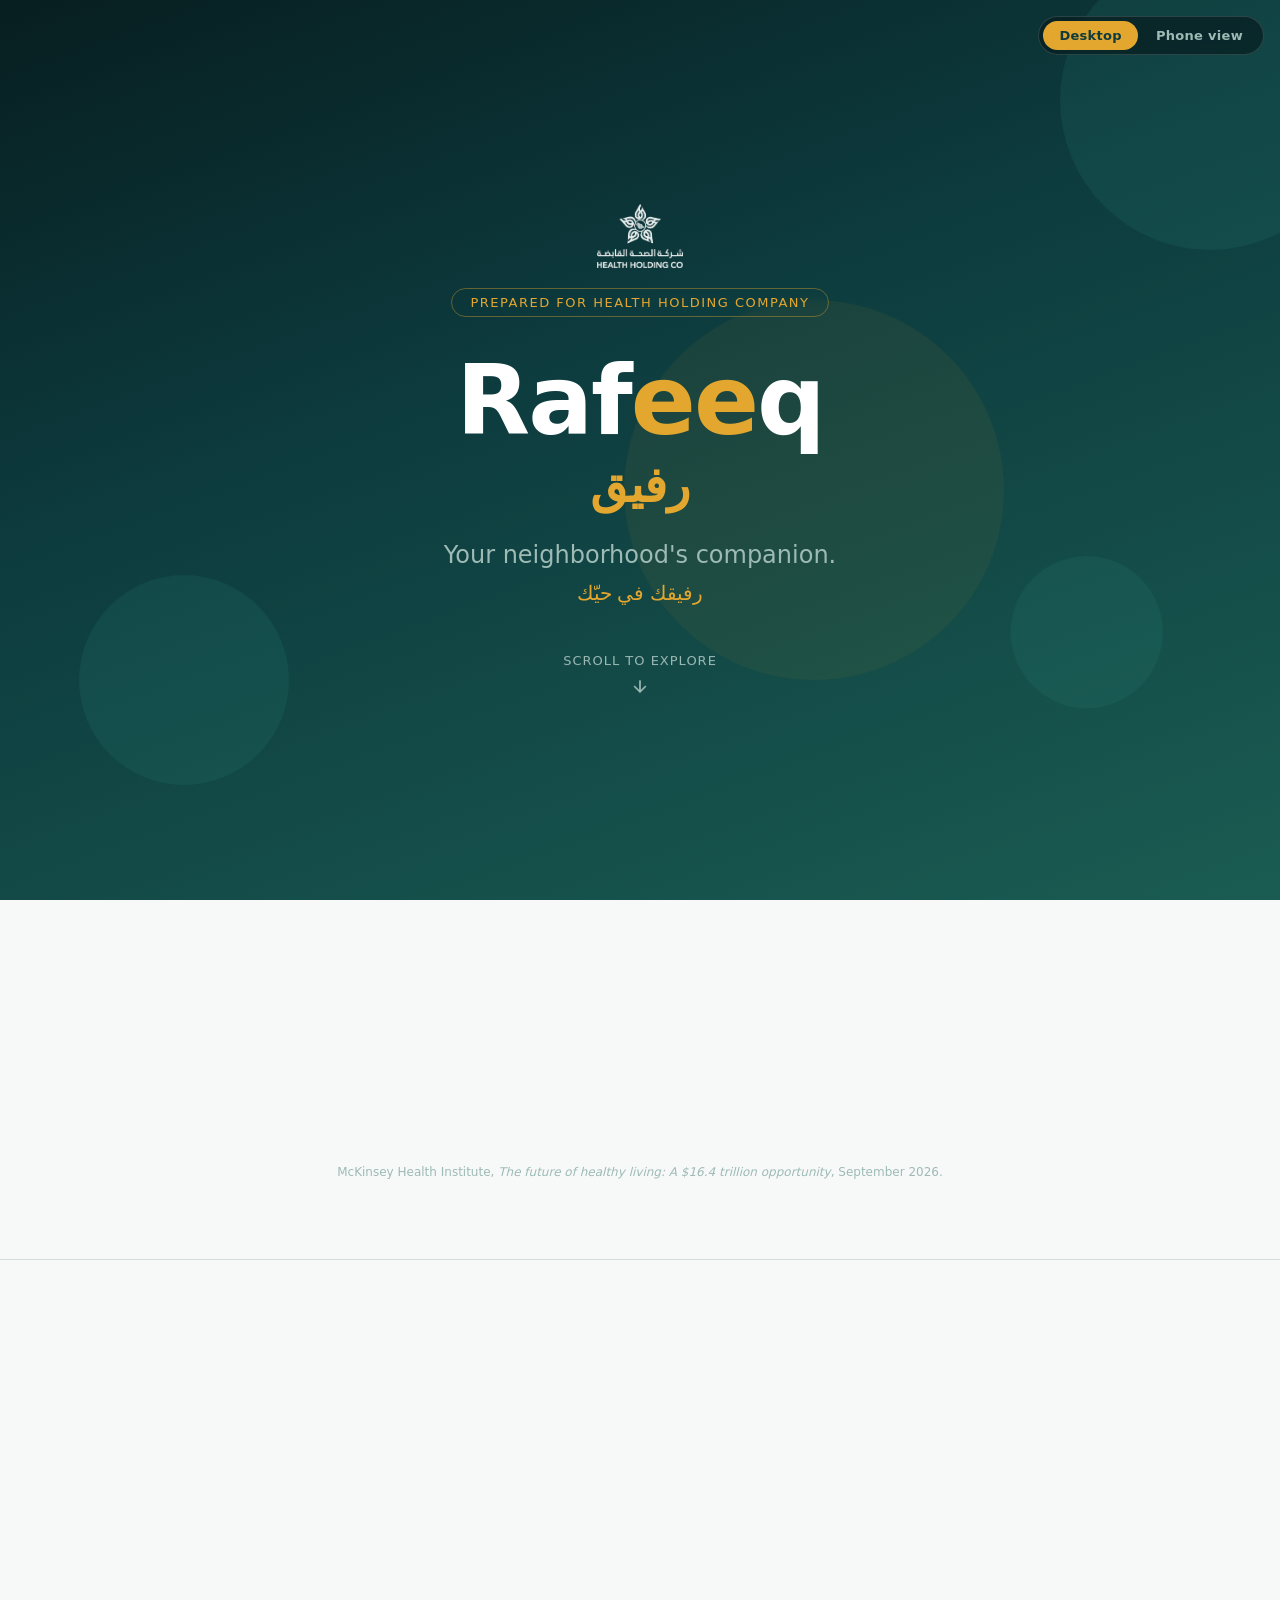
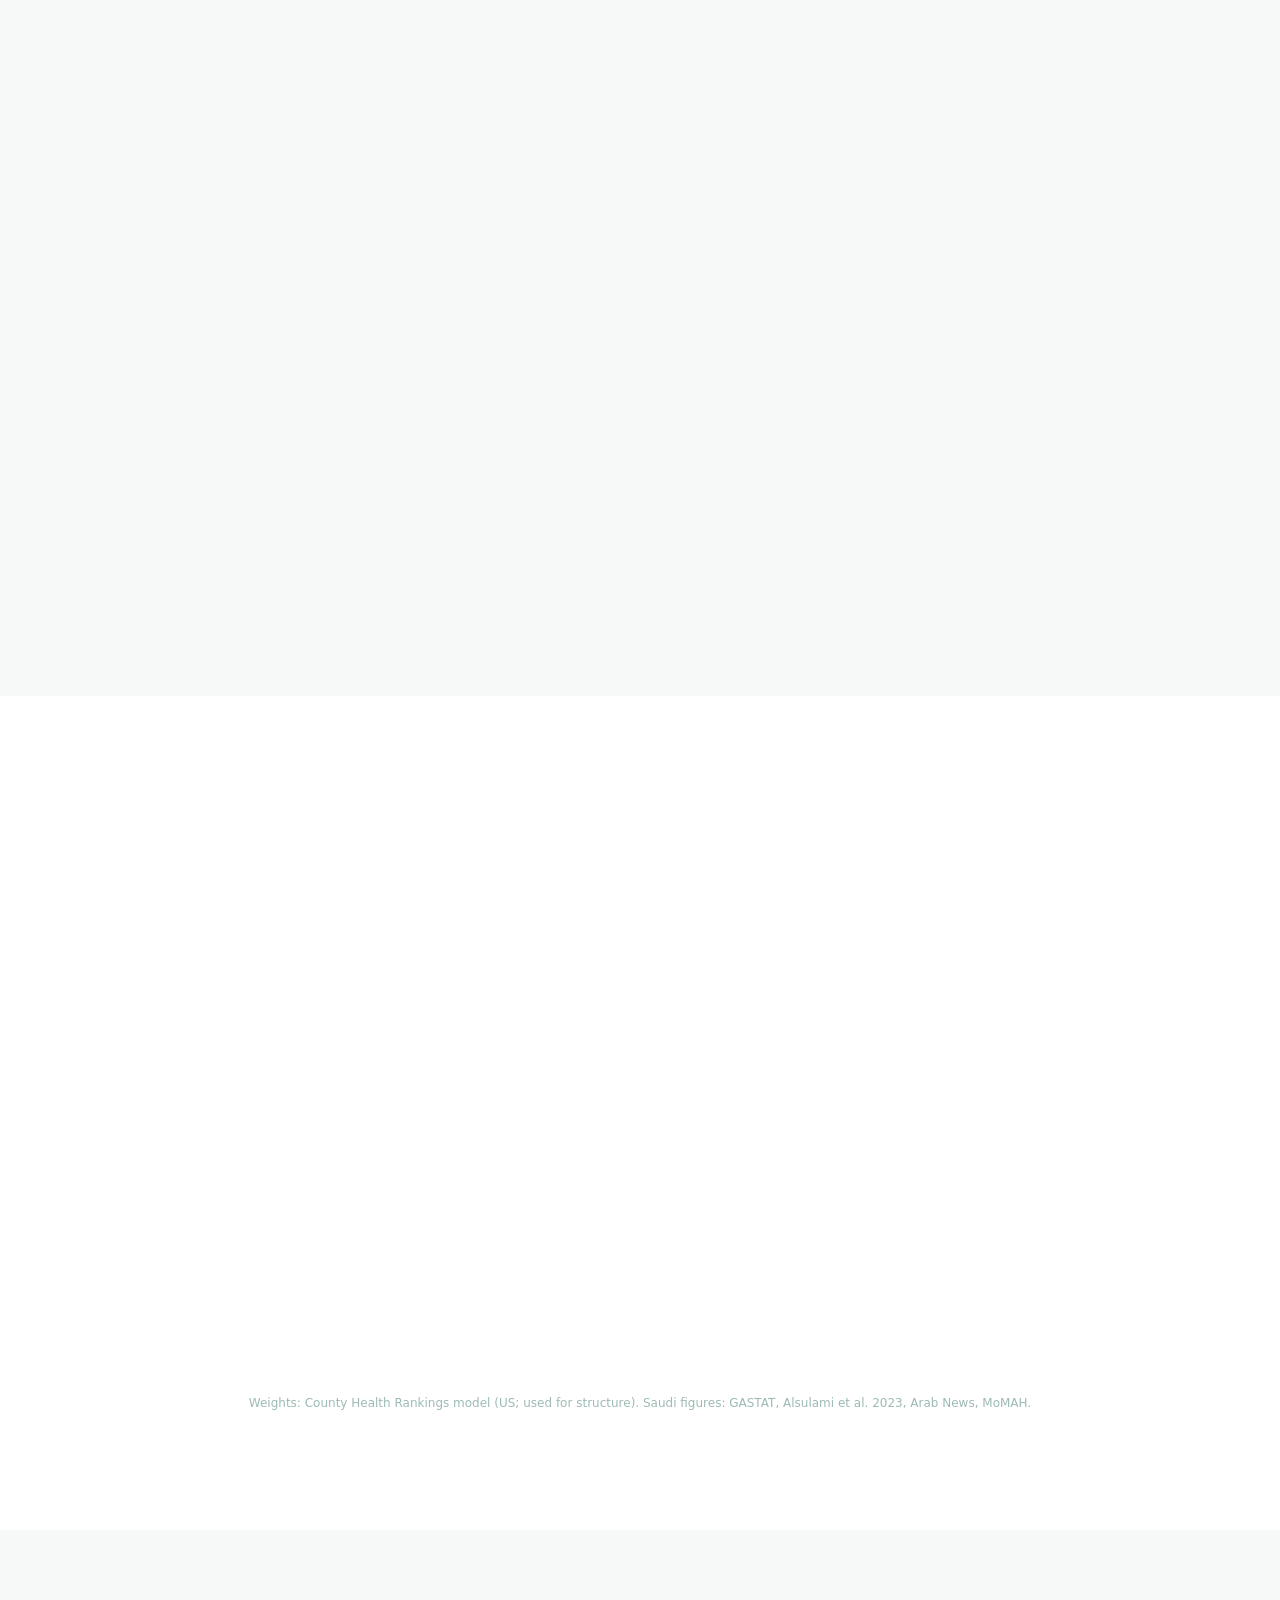
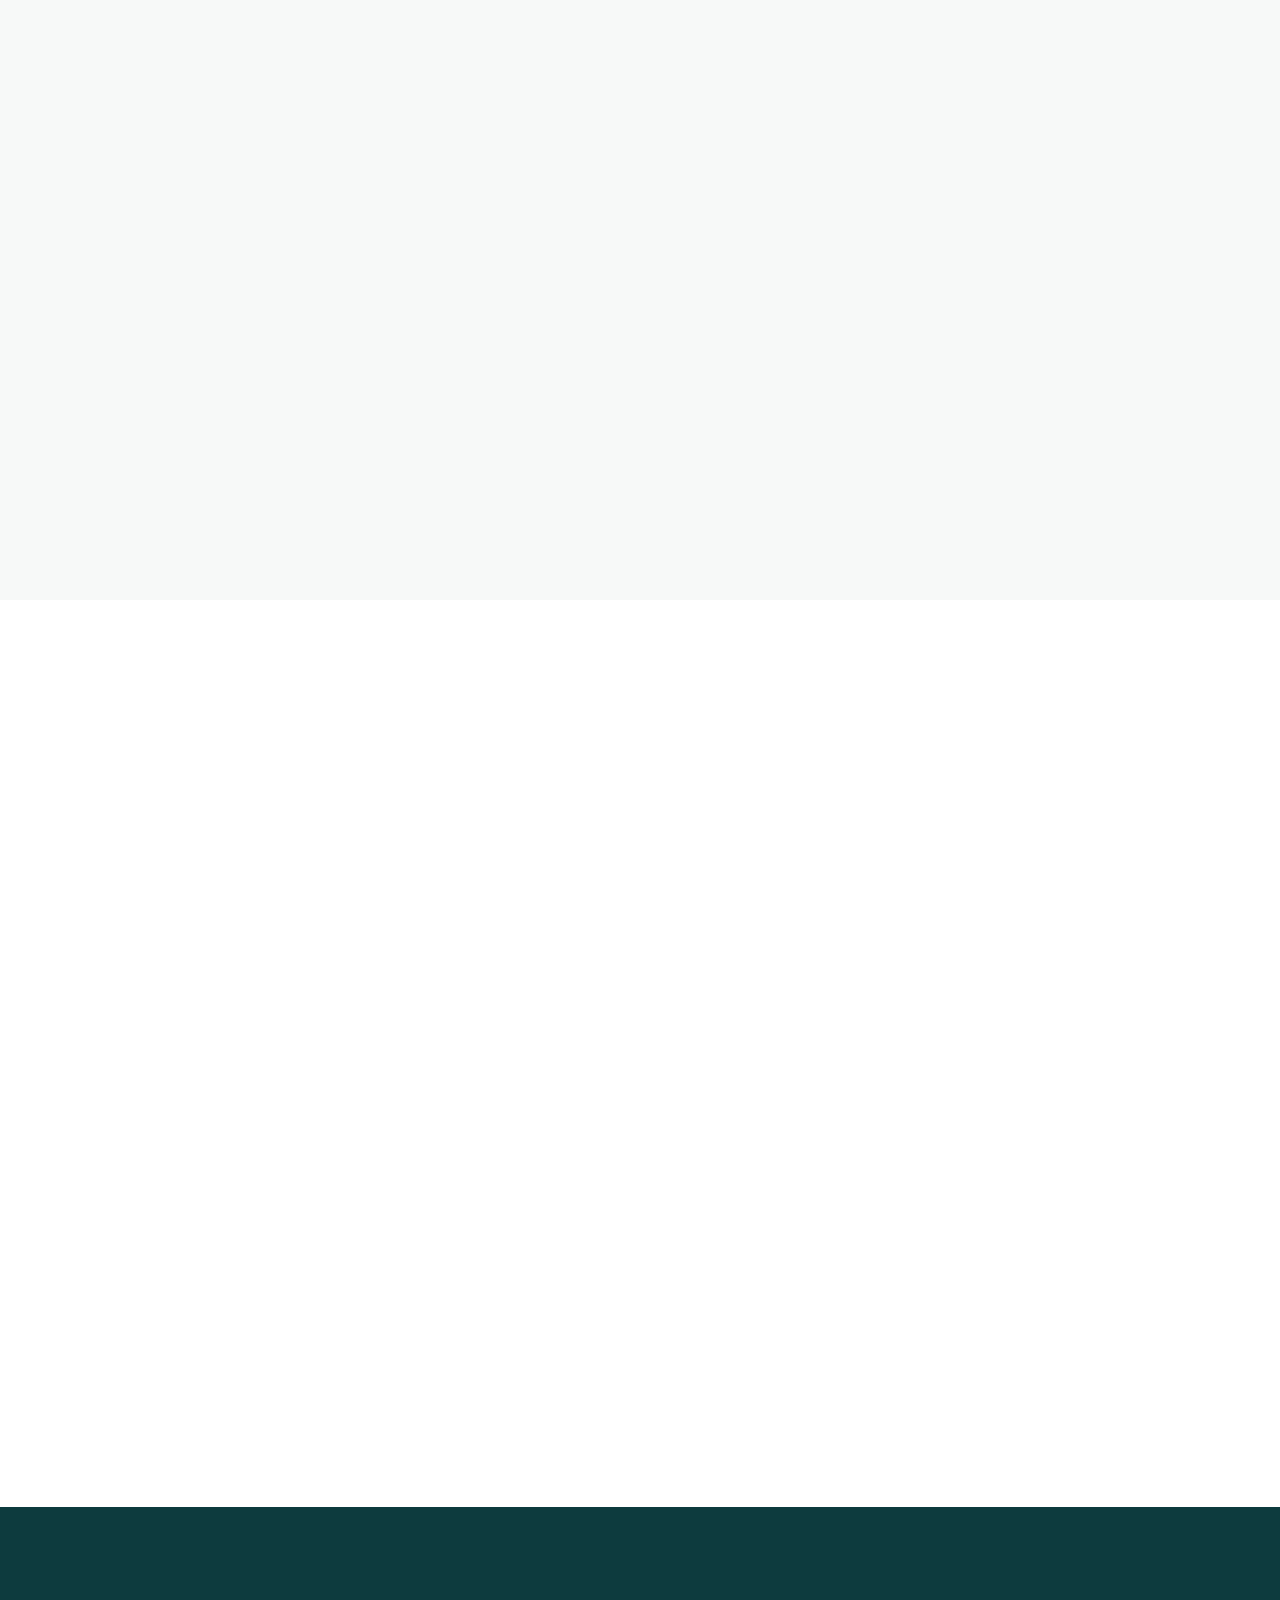
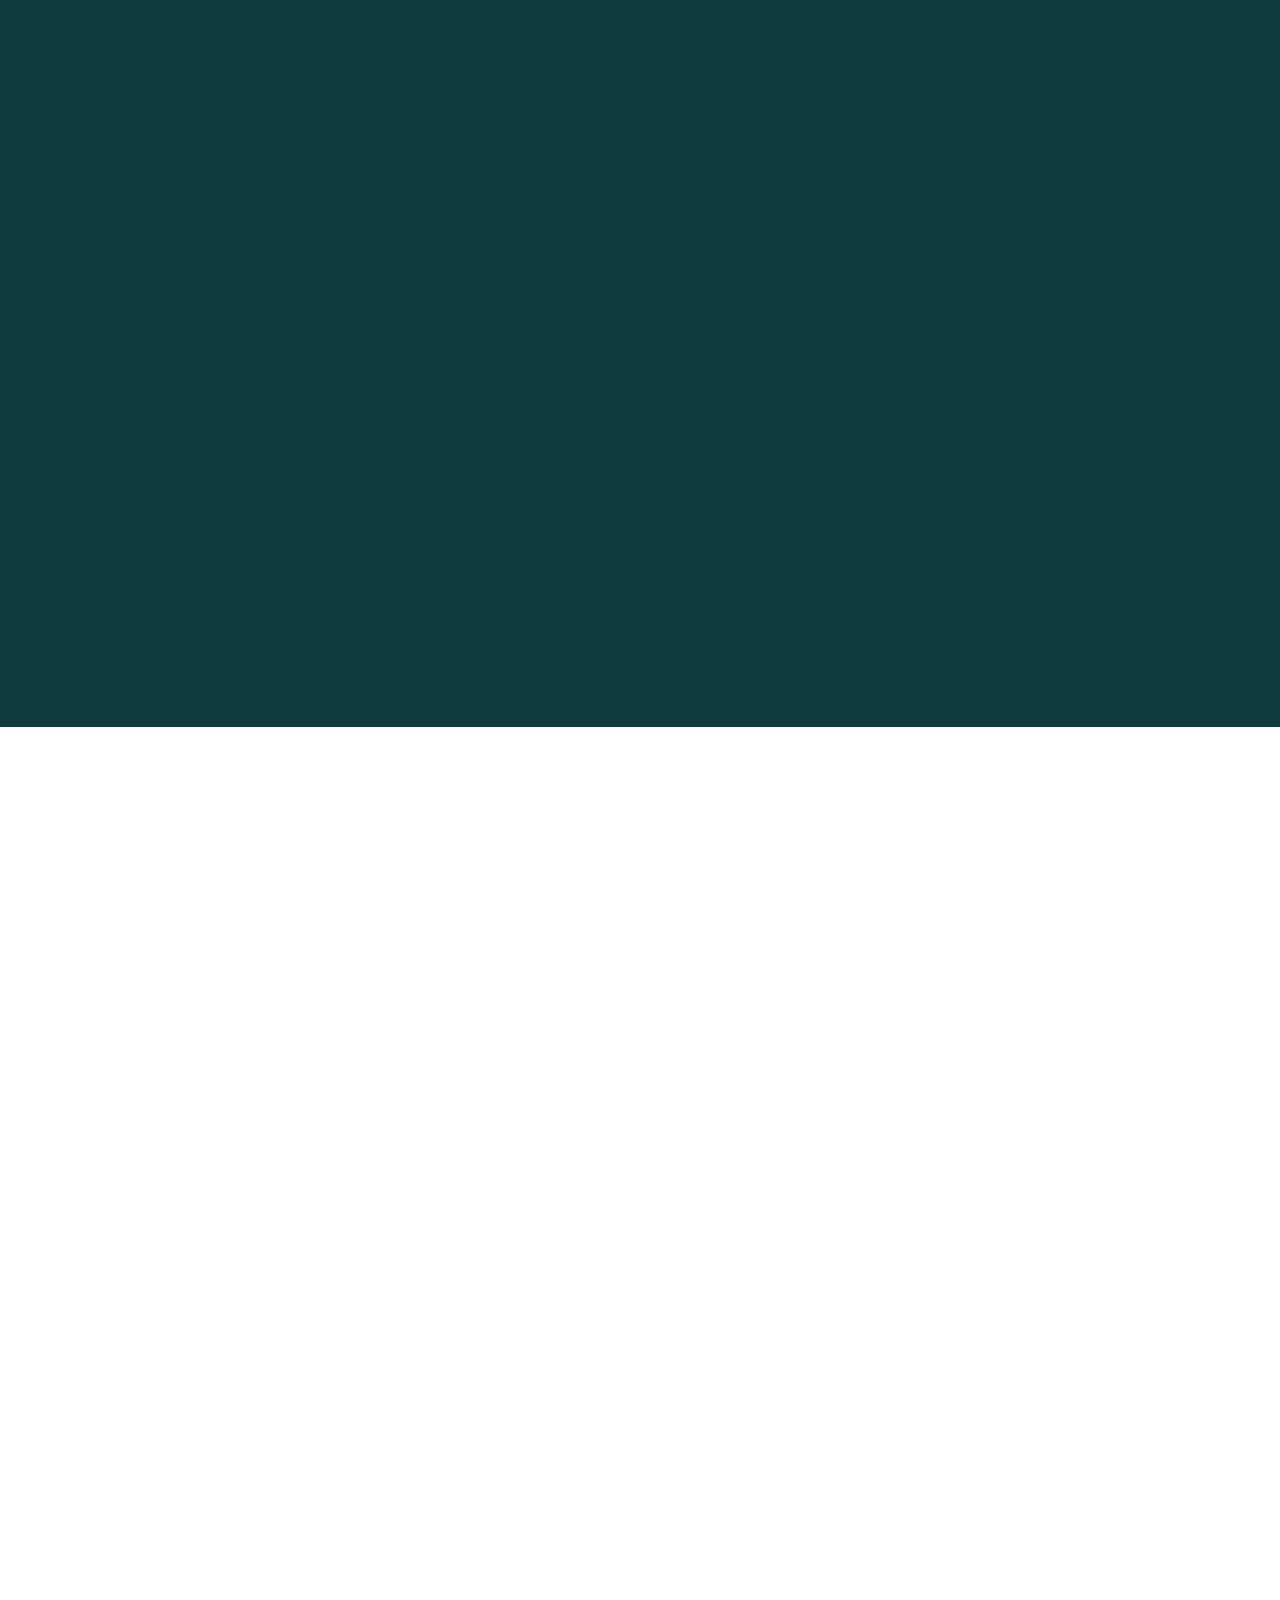
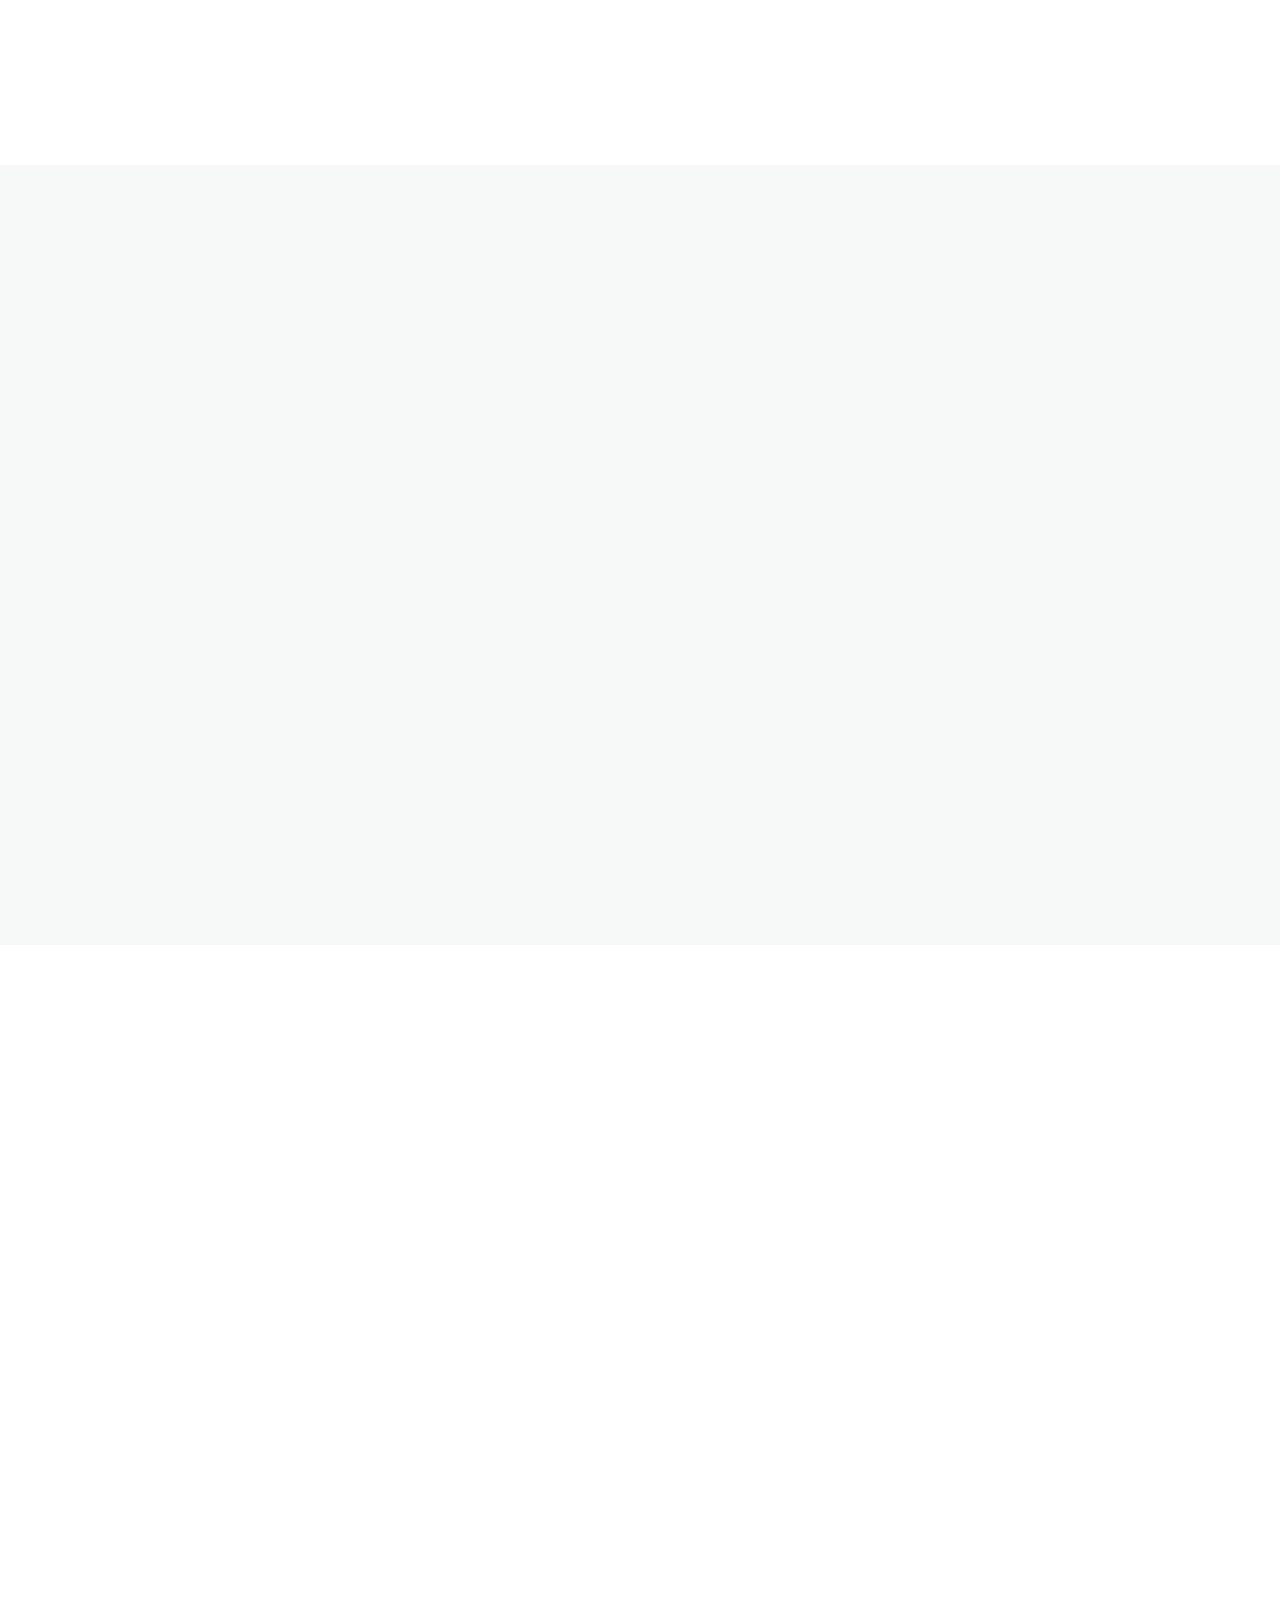
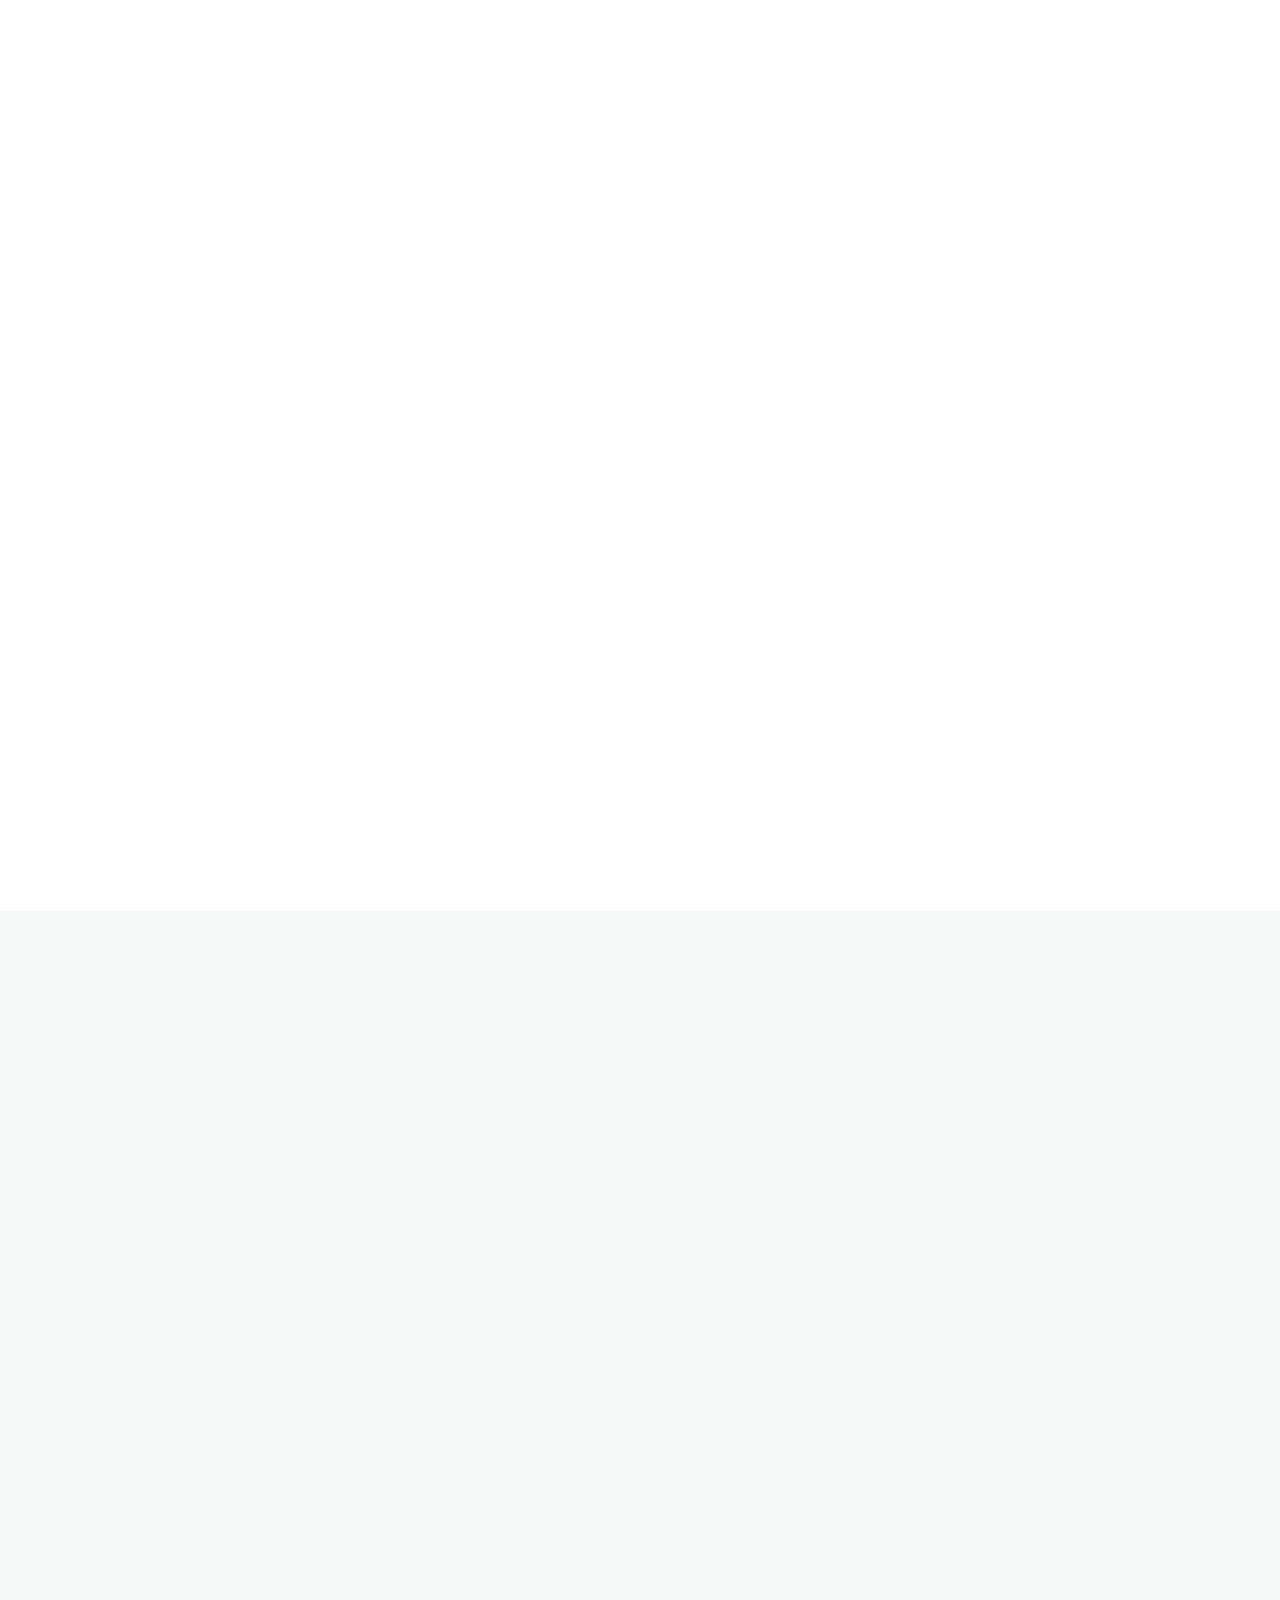
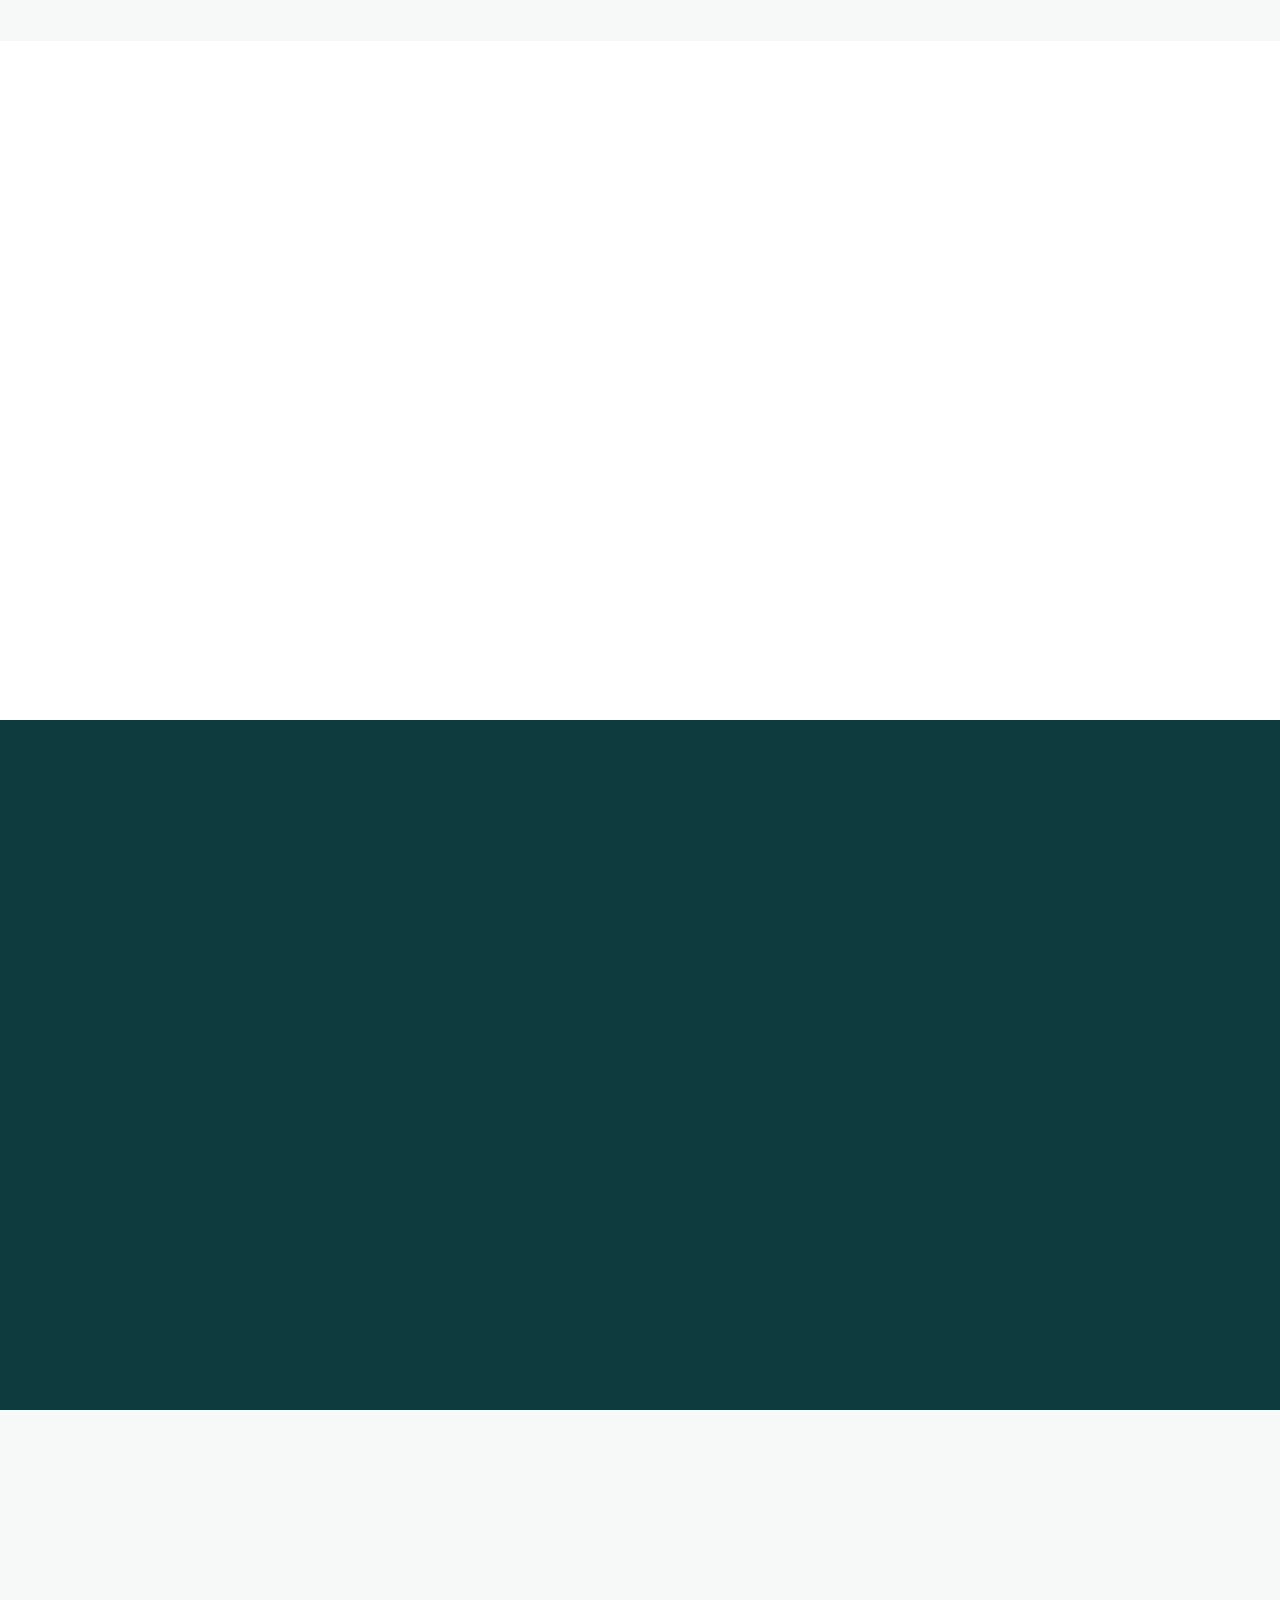
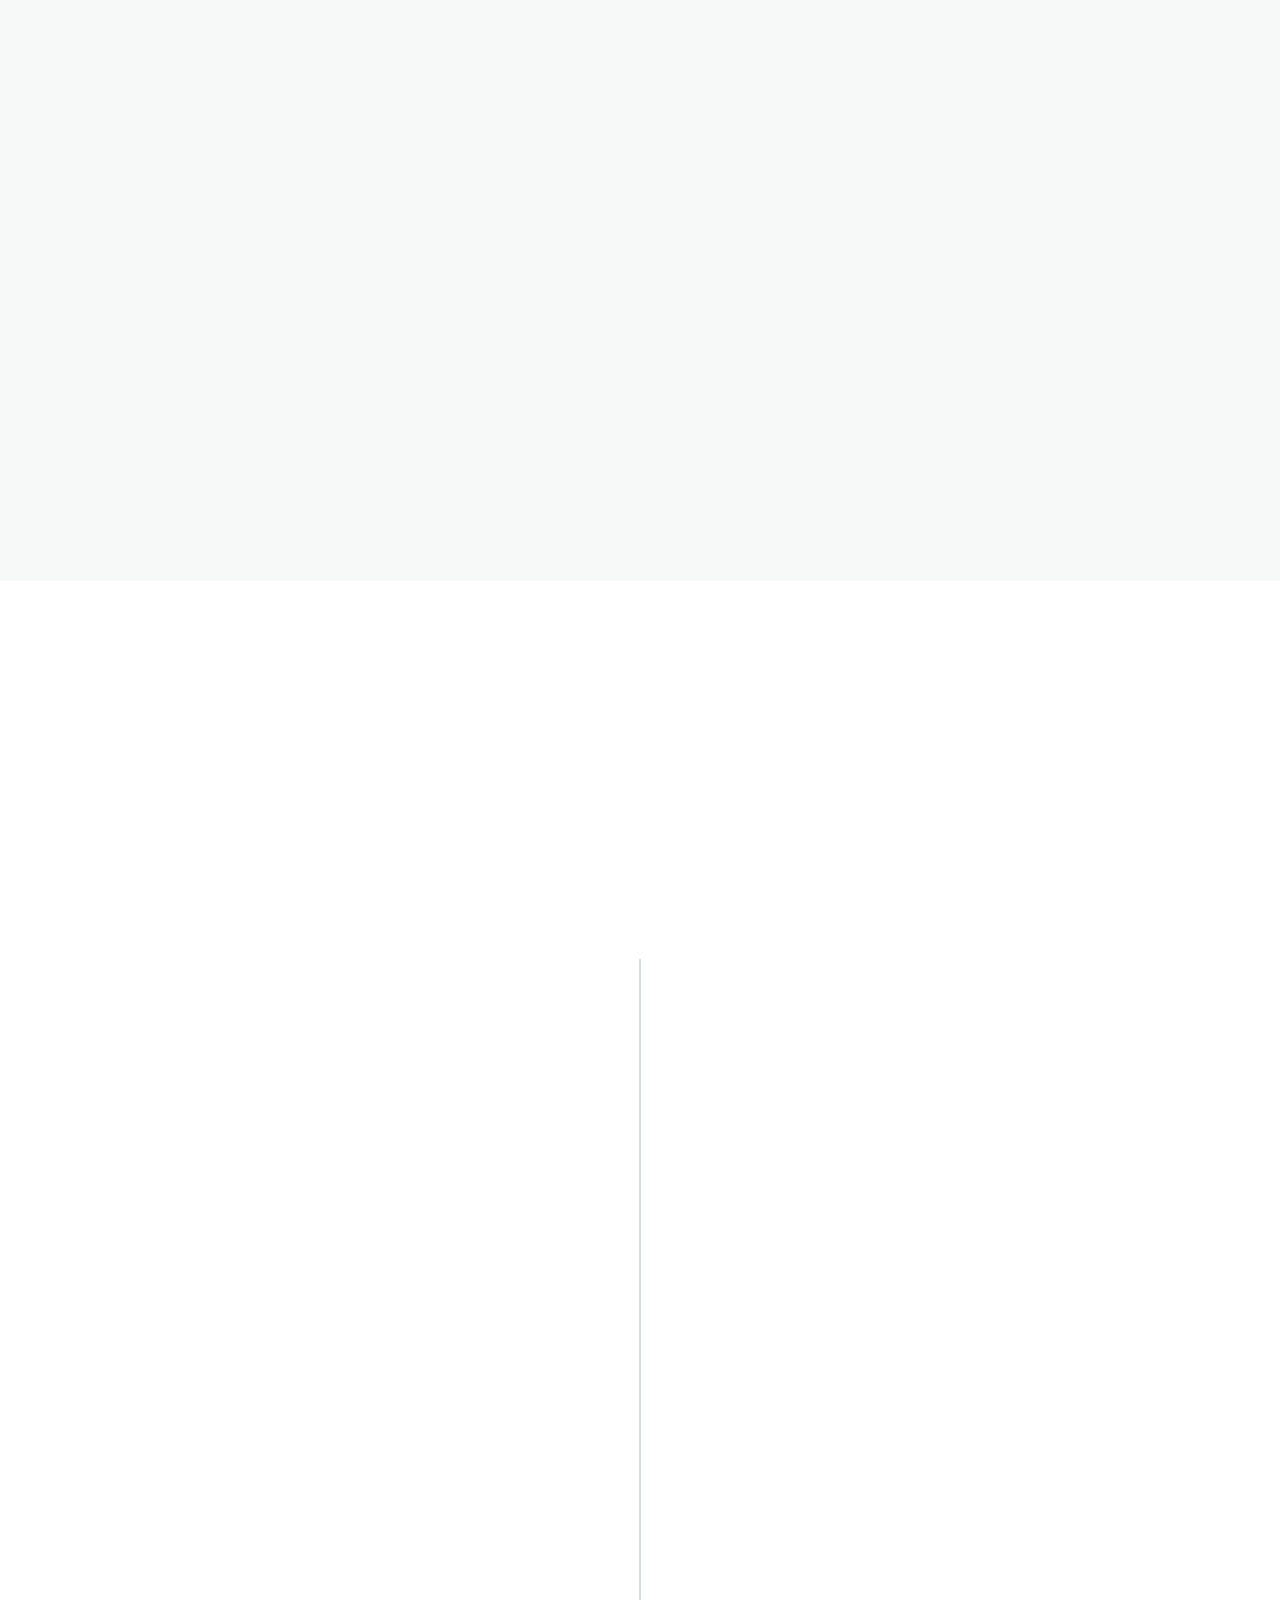
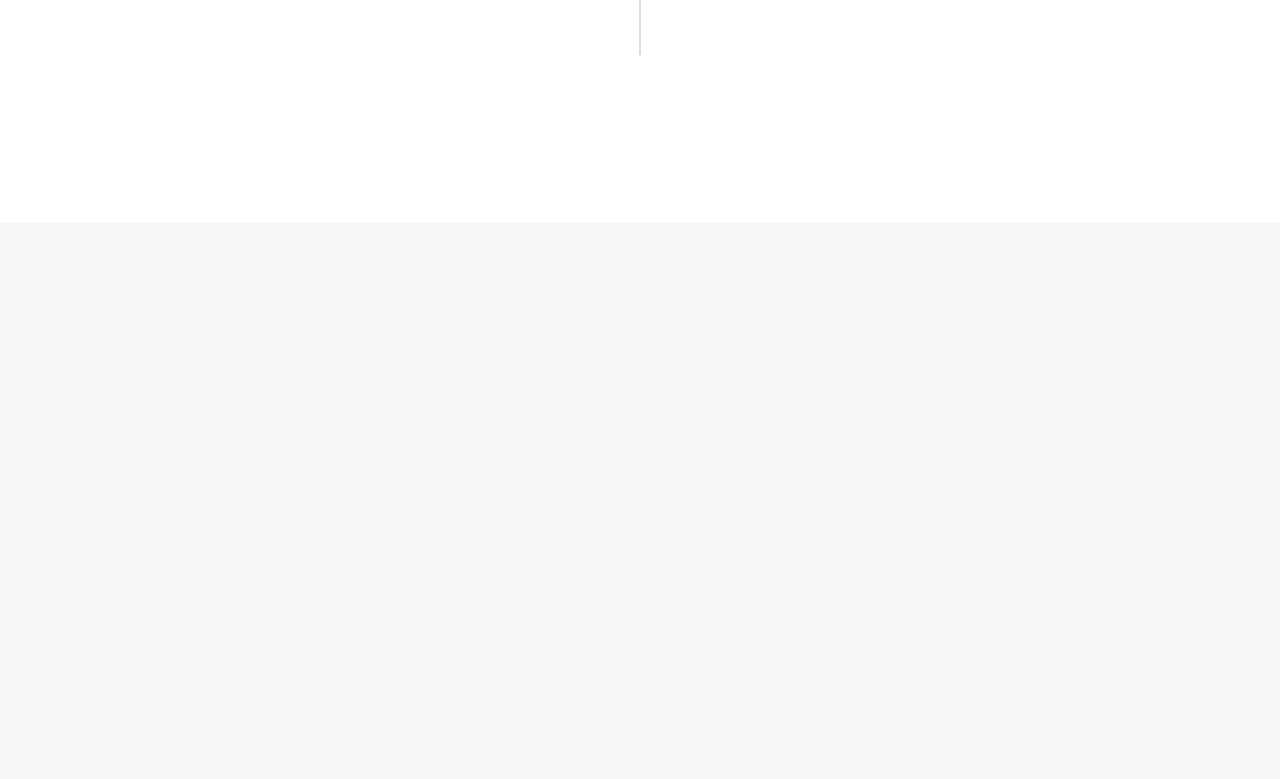
<file: rafeeq/desktop.html>
<!DOCTYPE html><html lang="en"><head><meta charset="UTF-8"><meta name="robots" content="noindex, nofollow"><meta http-equiv="refresh" content="0; url=/rafeeq"><title>Rafeeq</title></head><body><a href="/rafeeq">Rafeeq</a></body></html>
</file>
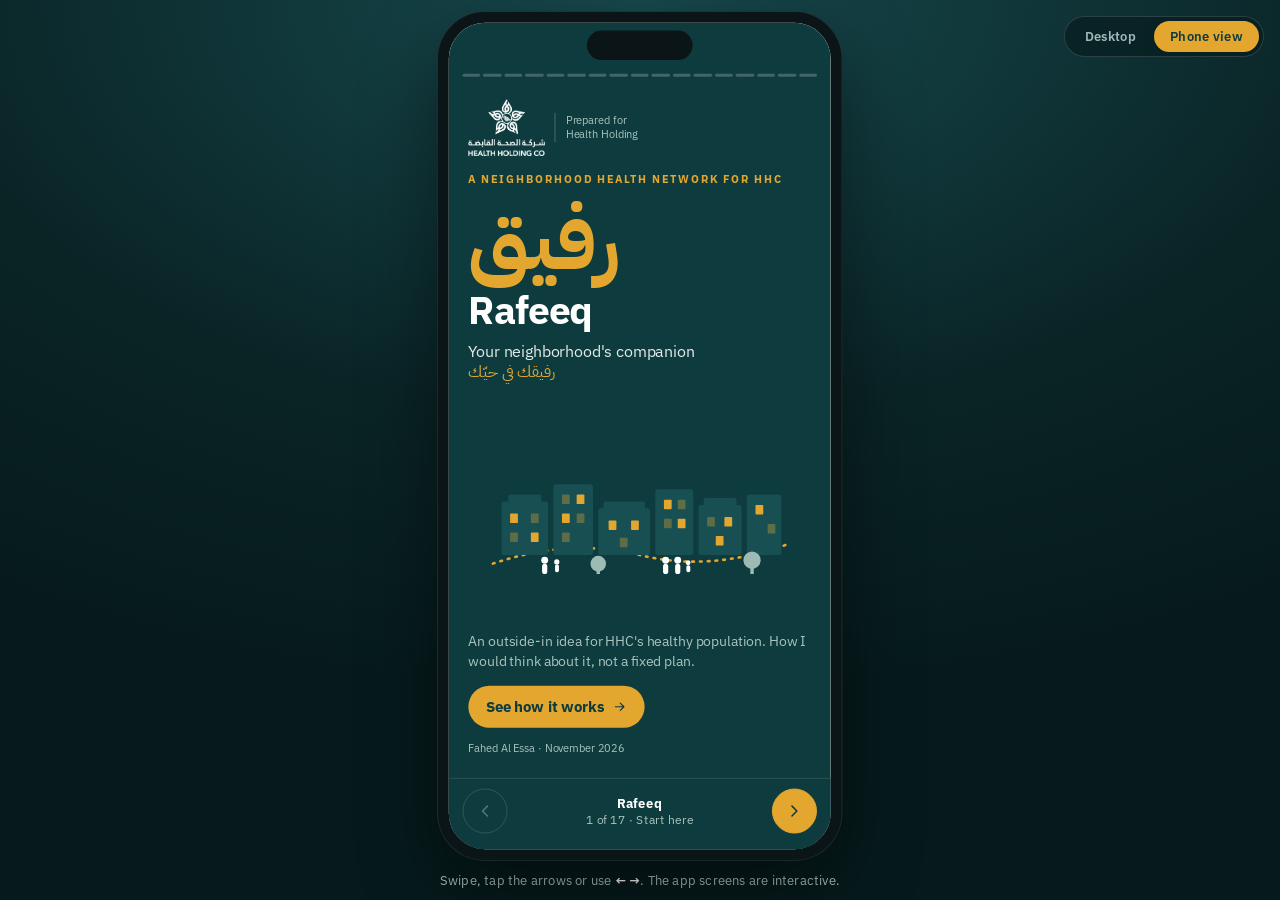
<file: rafeeq/mobile.html>
<!DOCTYPE html>
<html lang="en">
<head>
<meta name="robots" content="noindex, nofollow">
<meta charset="utf-8">
<meta name="viewport" content="width=device-width, initial-scale=1">
<title>Rafeeq: the phone walkthrough</title>
<link rel="stylesheet" href="https://fonts.googleapis.com/css2?family=IBM+Plex+Sans:wght@400;500;600;700&family=IBM+Plex+Sans+Arabic:wght@400;600;700&display=swap">
<style>
:root{
  --teal:#0D3B3E;--teal2:#2E8C7E;--gold:#E3A72F;--goldd:#8C5E0A;--goldbg:#FBF3E2;
  --red:#C8553D;--redbg:#F6D9D3;--green:#4C8A3F;--greenbg:#DDEDD8;--blue:#3A6EA5;--bluebg:#DCE7F3;
  --ink:#1B2A33;--muted:#5C6B70;--rule:#D5DEDC;--soft:#EEF3F1;--paper:#F7F9F8;--white:#FFFFFF;
  --mint:#E3ECE9;--sage:#9DBAB5;
}
*{box-sizing:border-box;-webkit-tap-highlight-color:transparent}
html,body{margin:0;height:100%}
body{background:radial-gradient(1200px 700px at 50% 0%,#174a4e 0%,#0a2426 60%,#061a1c 100%);font-family:'IBM Plex Sans',Arial,sans-serif;color:var(--ink);display:flex;align-items:center;justify-content:center;overflow:hidden}
.ar{font-family:'IBM Plex Sans Arabic',Tahoma,sans-serif}
button{font:inherit;color:inherit;cursor:pointer}
.stage{display:flex;flex-direction:column;align-items:center;gap:12px}
.devbox{position:relative;width:412px;height:866px}
.device{position:absolute;left:0;top:0;transform-origin:top left;width:412px;height:866px;border-radius:48px;border:11px solid #0b1517;background:var(--paper);overflow:hidden;box-shadow:0 30px 80px rgba(0,0,0,.45),0 0 0 1px #24393c}
.notch{position:absolute;top:8px;left:50%;transform:translateX(-50%);width:108px;height:30px;border-radius:16px;background:#0b1517;z-index:20}
.hint{color:#A9C4BF;font-size:12.5px;letter-spacing:.2px}
.hint b{color:#fff;font-weight:600}
@media (max-width:520px){
  body{background:var(--paper)}
  .stage{gap:0;width:100%;height:100dvh}
  .devbox{width:100%!important;height:100dvh!important}
  .device{width:100%;height:100dvh;border-radius:0;border:0;box-shadow:none;transform:none!important}
  .notch,.hint{display:none}
}
.screen{position:absolute;inset:0;display:flex;flex-direction:column}
.stories{position:relative;z-index:15;display:flex;gap:3px;padding:46px 14px 8px}
@media (max-width:520px){.stories{padding-top:12px}}
.stories button{flex:1;height:14px;border:0;background:none;padding:5px 0}
.stories button i{display:block;height:3px;border-radius:2px;background:rgba(27,42,51,.16);overflow:hidden}
.stories button.done i{background:var(--gold)}
.stories button.on i{background:linear-gradient(90deg,var(--gold) 0 100%)}
.dark .stories button i{background:rgba(255,255,255,.22)}
.frames{position:relative;flex:1;overflow:hidden}
.f{position:absolute;inset:0;overflow:hidden;padding:6px 20px 22px;display:flex;flex-direction:column;gap:12px;transform:translateX(100%);opacity:0;transition:transform .38s cubic-bezier(.2,.8,.2,1),opacity .3s;scrollbar-width:none}
.f::-webkit-scrollbar{display:none}
.f.on{transform:none;opacity:1}
.fitwrap{display:flex;flex-direction:column;flex:none;transform-origin:top left;width:100%}
.f>.fitwrap{gap:12px}.abody>.fitwrap{gap:9px}
.cover>.fitwrap{justify-content:space-between;min-height:100%}
.f>*,.abody>*{flex-shrink:0}
.f.past{transform:translateX(-30%);opacity:0}
.nav{position:relative;z-index:15;display:flex;align-items:center;justify-content:space-between;gap:10px;padding:10px 14px 16px;border-top:1px solid var(--rule);background:var(--paper)}
.nav button{width:46px;height:46px;border-radius:23px;border:1.5px solid var(--teal);background:var(--white);color:var(--teal);display:flex;align-items:center;justify-content:center}
.nav button.next{background:var(--teal);color:#fff}
.nav button:disabled{opacity:.3;cursor:default}
.nav .lbl{flex:1;text-align:center;font-size:12.5px;color:var(--muted);line-height:1.25}
.nav .lbl b{display:block;color:var(--ink);font-size:13.5px}
.screen.dark{background:var(--teal)}
.screen.dark .nav{background:var(--teal);border-top-color:rgba(255,255,255,.12)}
.screen.dark .nav .lbl{color:#A9C4BF}.screen.dark .nav .lbl b{color:#fff}
.screen.dark .nav button{background:transparent;border-color:rgba(255,255,255,.5);color:#fff}
.screen.dark .nav button.next{background:var(--gold);border-color:var(--gold);color:var(--teal)}
.screen{transition:background .35s}
svg.ic{width:1em;height:1em;stroke:currentColor;fill:none;stroke-width:1.9;stroke-linecap:round;stroke-linejoin:round;flex:none}

/* type */
.k{font-size:11.5px;font-weight:700;letter-spacing:1.2px;text-transform:uppercase;color:var(--goldd)}
.dk .k{color:var(--gold)}
h1,h2,h3{margin:0}
h2{font-size:25px;line-height:1.15;letter-spacing:-.4px;text-wrap:balance}
h3{font-size:15px;line-height:1.3}
p{margin:0;font-size:14.5px;line-height:1.5;text-wrap:pretty}
.mut{color:var(--muted)}
.sm{font-size:12.5px;line-height:1.45}
.xs{font-size:11px;line-height:1.4;color:var(--muted)}
.dk{color:#fff}.dk .mut,.dk .xs{color:#A9C4BF}
.card{background:var(--white);border:1px solid var(--rule);border-radius:16px;padding:13px 14px}
.row{display:flex;align-items:center;gap:10px}
.g2{display:grid;grid-template-columns:1fr 1fr;gap:8px}
.g3{display:grid;grid-template-columns:repeat(3,1fr);gap:8px}
.pill{display:inline-flex;align-items:center;gap:5px;font-size:11.5px;font-weight:700;padding:3px 9px;border-radius:20px;background:var(--goldbg);color:var(--goldd);white-space:nowrap}
.big{font-size:30px;font-weight:700;letter-spacing:-.5px;line-height:1}
.line{height:1px;background:var(--rule);margin:2px 0}
.src{font-size:10.5px;color:var(--muted);line-height:1.4;margin-top:auto;padding-top:6px}
.dk .src{color:#7FA39D}

/* cover */
.cover{justify-content:space-between;padding-top:10px}
.cover .ar.big{font-size:84px;line-height:1;color:var(--gold);font-weight:700}
.cover .en{font-size:40px;font-weight:700;letter-spacing:-1px;color:#fff;margin-top:2px}
.cover .tag{font-size:16px;color:#E3ECE9;margin-top:6px}
.cover svg.town{width:100%;height:150px}
.startbtn{align-self:flex-start;display:inline-flex;align-items:center;gap:8px;border:0;border-radius:24px;background:var(--gold);color:var(--teal);font-weight:700;font-size:15px;padding:12px 18px}

/* shift */
.vs{display:grid;grid-template-columns:1fr;gap:8px}
.vs .card{display:flex;gap:12px;align-items:flex-start}
.vs .ico{width:38px;height:38px;border-radius:12px;display:flex;align-items:center;justify-content:center;font-size:20px;flex:none}
.down{text-align:center;color:var(--gold);font-size:20px;line-height:1}
.quote{background:var(--teal);color:#fff;border-radius:16px;padding:16px}
.quote .big{color:var(--gold);font-size:26px}

/* determinants */
.stack{display:flex;height:64px;border-radius:12px;overflow:hidden}
.stack div{display:flex;flex-direction:column;justify-content:center;padding:0 8px;color:#fff;font-size:11px;line-height:1.2}
.stack b{font-size:17px}
.legend{display:grid;grid-template-columns:1fr 1fr;gap:4px 10px;font-size:11.5px;color:var(--muted)}
.legend span::before{content:"";display:inline-block;width:8px;height:8px;border-radius:2px;background:var(--c);margin-right:6px}
.dim{border-radius:14px;padding:10px;background:var(--white);border:1px solid var(--rule);display:flex;flex-direction:column;gap:4px;min-height:96px}
.dim .di{width:30px;height:30px;border-radius:10px;display:flex;align-items:center;justify-content:center;font-size:17px;color:#fff;background:var(--c)}
.dim b{font-size:13px}
.dim span{font-size:10.5px;color:var(--muted);line-height:1.3}

/* landscape */
.chips{display:grid;grid-template-columns:1fr 1fr;gap:6px}
.chip{border:1px solid var(--rule);background:var(--white);border-radius:12px;padding:7px 10px;font-size:12px;line-height:1.3;text-align:left}
.chip b{display:block;font-size:12.5px}
.chip span{color:var(--muted);font-size:11px}
.gap{display:flex;flex-direction:column;gap:7px}
.gap div{display:flex;gap:10px;align-items:flex-start;font-size:13.5px;line-height:1.4}
.gap div i{flex:none;width:22px;height:22px;border-radius:11px;background:var(--redbg);color:var(--red);display:flex;align-items:center;justify-content:center;font-style:normal;font-weight:700;font-size:12px}

/* concept */
.eq{display:flex;flex-direction:column;gap:6px}
.eq .card{display:flex;gap:12px;align-items:center;padding:11px 12px}
.eq .card .ico{width:40px;height:40px;border-radius:12px;display:flex;align-items:center;justify-content:center;color:#fff;font-size:20px;flex:none}
.op{text-align:center;color:var(--goldd);font-weight:700;font-size:16px;line-height:1}
.result{background:var(--teal);border-radius:16px;padding:14px;color:#fff;display:flex;align-items:center;gap:12px}
.result .ar{font-size:34px;color:var(--gold);font-weight:700;line-height:1}
.saying{border-left:3px solid var(--gold);padding:4px 0 4px 12px}
.saying .ar{font-size:20px;color:var(--teal);font-weight:700}

/* app frames */
.f.app{padding:0;gap:0;background:var(--paper);overflow:hidden}
.cap{background:var(--goldbg);color:var(--goldd);font-size:12px;font-weight:600;padding:8px 16px;display:flex;align-items:center;gap:7px;line-height:1.3}
.cap b{color:var(--teal)}
.ahead{display:flex;align-items:center;justify-content:space-between;padding:12px 16px 10px;background:var(--white);border-bottom:1px solid var(--rule)}
.ahead .where{font-weight:700;font-size:16px;display:flex;align-items:center;gap:6px}
.ahead .where small{display:block;font-size:11.5px;color:var(--muted);font-weight:500}
.pts{display:inline-flex;align-items:center;gap:5px;background:var(--teal);color:#fff;font-weight:700;font-size:13px;padding:6px 11px;border-radius:20px;transition:transform .2s}
.pts svg{color:var(--gold)}
.pts.bump{transform:scale(1.15)}
.abody{flex:1;min-height:0;overflow:hidden;padding:12px 14px 14px;display:flex;flex-direction:column;gap:9px;scrollbar-width:none}
.abody::-webkit-scrollbar{display:none}
.tabs{display:flex;background:var(--white);border-top:1px solid var(--rule);padding:6px 4px 4px}
.tabs button{flex:1;border:0;background:none;display:flex;flex-direction:column;align-items:center;gap:2px;font-size:10.5px;color:var(--muted);padding:4px 0}
.tabs button svg{font-size:21px}
.tabs button.on{color:var(--teal);font-weight:700}
.tabs button.on svg{color:var(--teal2)}
.score{display:flex;align-items:center;gap:12px;background:var(--teal);color:#fff;border-radius:16px;padding:12px 14px}
.ring{width:54px;height:54px;flex:none}
.score .sm{color:#CFE0DC}
.post{background:var(--white);border:1px solid var(--rule);border-radius:14px;padding:11px 12px;display:flex;gap:10px}
.post .pi{width:34px;height:34px;border-radius:11px;display:flex;align-items:center;justify-content:center;font-size:18px;flex:none;color:#fff;background:var(--c)}
.post .pb{flex:1;min-width:0;display:flex;flex-direction:column;gap:3px}
.post .who{font-size:11px;color:var(--muted)}
.post .who b{color:var(--ink)}
.post .tx{font-size:13.5px;line-height:1.4}
.post .act{display:flex;align-items:center;justify-content:space-between;margin-top:4px;gap:8px}
.join{border:1.5px solid var(--teal);background:var(--white);color:var(--teal);font-weight:700;font-size:12.5px;padding:5px 13px;border-radius:16px;white-space:nowrap}
.join.done{background:var(--teal2);border-color:var(--teal2);color:#fff}
.live{display:inline-flex;align-items:center;gap:5px;font-size:10.5px;font-weight:700;color:var(--red)}
.live::before{content:"";width:7px;height:7px;border-radius:4px;background:var(--red);animation:pulse 1.2s infinite}
@keyframes pulse{50%{opacity:.25}}
.toast{position:absolute;left:50%;top:120px;transform:translate(-50%,-10px);background:var(--gold);color:var(--teal);font-weight:700;font-size:14px;padding:8px 14px;border-radius:20px;opacity:0;pointer-events:none;transition:all .3s;z-index:30;white-space:nowrap;box-shadow:0 6px 18px rgba(0,0,0,.18)}
.toast.show{opacity:1;transform:translate(-50%,0)}

/* earn */
.ladder{display:flex;flex-direction:column;gap:7px}
.lad{display:grid;grid-template-columns:88px 1fr 64px;align-items:center;gap:8px;font-size:12px}
.lad b{font-size:12.5px}
.lad .bar{height:9px;border-radius:5px;background:var(--soft);overflow:hidden}
.lad .bar i{display:block;height:100%;border-radius:5px;background:var(--c);transition:width .5s}
.lad .n{text-align:right;font-weight:700;font-variant-numeric:tabular-nums}
.x4{font-size:11.5px;color:var(--teal2);font-weight:600;display:flex;gap:6px;align-items:center}
.acts{display:flex;flex-direction:column;gap:6px}
.actrow{display:flex;align-items:center;gap:10px;background:var(--white);border:1px solid var(--rule);border-radius:13px;padding:9px 11px;text-align:left;width:100%}
.actrow .pi{width:30px;height:30px;border-radius:10px;display:flex;align-items:center;justify-content:center;color:#fff;background:var(--c);font-size:16px;flex:none}
.actrow .t{flex:1;font-size:13px;line-height:1.3}
.actrow .t small{display:block;font-size:10.5px;color:var(--muted)}
.actrow .p{font-weight:700;font-size:13px;color:var(--goldd);white-space:nowrap}
.actrow.done{background:var(--greenbg);border-color:#bcd9b3}
.actrow.done .p{color:var(--green)}

/* leagues */
.seg{display:flex;background:var(--soft);border-radius:12px;padding:3px}
.seg button{flex:1;border:0;background:none;border-radius:9px;padding:7px 0;font-size:12.5px;font-weight:600;color:var(--muted)}
.seg button.on{background:var(--white);color:var(--teal);box-shadow:0 1px 3px rgba(0,0,0,.08)}
.board{display:flex;flex-direction:column;gap:5px}
.br{display:grid;grid-template-columns:22px 1fr auto;gap:8px;align-items:center;background:var(--white);border:1px solid var(--rule);border-radius:12px;padding:9px 11px;font-size:13px}
.br .rk{font-weight:700;color:var(--muted)}
.br.me{border-color:var(--teal2);background:#EAF4F2}
.br .v{font-weight:700;font-variant-numeric:tabular-nums}
.br small{display:block;font-size:10.5px;color:var(--muted)}
.dropc{background:linear-gradient(135deg,#0D3B3E,#1d5a5d);color:#fff;border-radius:16px;padding:12px 14px;display:flex;flex-direction:column;gap:6px}
.dropc .cd{font-size:28px;font-weight:700;color:var(--gold);font-variant-numeric:tabular-nums;letter-spacing:.5px}
.vsbar{display:flex;height:8px;border-radius:4px;overflow:hidden;background:rgba(255,255,255,.15)}
.vsbar i{background:var(--gold)}
.tipc{background:var(--goldbg);border-radius:12px;padding:9px 11px;font-size:12.5px;line-height:1.4;color:var(--goldd)}
.tipc b{color:var(--teal)}

/* rewards */
.rw{border-radius:16px;padding:13px 14px;display:flex;flex-direction:column;gap:6px;color:#fff}
.rw .t{display:flex;align-items:center;gap:8px;font-weight:700;font-size:15px}
.rw p{font-size:12.5px;line-height:1.45;color:rgba(255,255,255,.88)}
.rw ul{margin:0;padding:0;list-style:none;display:flex;flex-wrap:wrap;gap:5px}
.rw li{font-size:11px;background:rgba(255,255,255,.16);border-radius:10px;padding:3px 8px}
.prog{height:8px;border-radius:4px;background:rgba(255,255,255,.2);overflow:hidden}
.prog i{display:block;height:100%;background:var(--gold);border-radius:4px}

/* clocks */
.clk{display:flex;flex-direction:column;gap:9px}
.ck{display:grid;grid-template-columns:96px 1fr;gap:10px;align-items:center}
.ck b{font-size:12.5px;display:block}
.ck small{font-size:10.5px;color:var(--muted)}
.ck svg{width:100%;height:26px;display:block}
.keep{display:flex;gap:6px;flex-wrap:wrap}
.keep span{font-size:11.5px;background:var(--greenbg);color:var(--green);font-weight:600;padding:4px 9px;border-radius:10px}
.proof{display:grid;grid-template-columns:1fr 1fr;gap:7px}
.proof div{background:var(--white);border:1px solid var(--rule);border-radius:13px;padding:9px 10px}
.proof b{font-size:12.5px;display:block}
.proof span{font-size:11px;color:var(--muted);line-height:1.35;display:block;margin-top:2px}

/* engine */
.steps{display:flex;gap:5px}
.steps button{flex:1;border:1.5px solid rgba(255,255,255,.3);background:transparent;color:#fff;border-radius:11px;padding:7px 0;font-size:11.5px;font-weight:600}
.steps button.on{background:var(--gold);border-color:var(--gold);color:var(--teal)}
.mapbox{background:rgba(255,255,255,.06);border:1px solid rgba(255,255,255,.14);border-radius:16px;padding:8px}
.mapbox svg{width:100%;height:auto;display:block}
.stepd{background:rgba(255,255,255,.08);border-radius:14px;padding:12px 13px;min-height:96px}
.stepd h3{color:var(--gold);margin-bottom:4px}
.stepd p{font-size:13.5px;color:#E3ECE9}
.hex{transition:fill .4s,stroke .3s,stroke-width .3s}

/* bridge */
.own{background:var(--teal);color:#fff;border-radius:16px;padding:12px 14px;display:flex;flex-direction:column;gap:8px}
.own .g3 div{background:rgba(255,255,255,.1);border-radius:11px;padding:8px 6px;text-align:center;font-size:11.5px;font-weight:600;line-height:1.25}
.own .g3 svg{font-size:20px;color:var(--gold);display:block;margin:0 auto 3px}
.pchips{display:flex;flex-wrap:wrap;gap:6px}
.pchip{border:1.5px solid var(--rule);background:var(--white);border-radius:18px;padding:6px 11px;font-size:12px;font-weight:600;display:inline-flex;gap:6px;align-items:center}
.pchip i{width:8px;height:8px;border-radius:4px;background:var(--c);display:inline-block}
.pchip.on{border-color:var(--teal);background:#EAF4F2}
.pdet{background:var(--white);border:1px solid var(--rule);border-radius:14px;padding:11px 13px;min-height:88px}
.vd{display:inline-block;font-size:10.5px;font-weight:700;letter-spacing:.6px;text-transform:uppercase;padding:2px 8px;border-radius:8px;color:#fff;background:var(--c);margin-bottom:5px}
.vkey{display:flex;gap:10px;flex-wrap:wrap;font-size:11px;color:var(--muted)}
.vkey span{display:inline-flex;align-items:center;gap:4px}
.vkey i{width:8px;height:8px;border-radius:4px;background:var(--c)}
.warn{background:var(--redbg);border-radius:14px;padding:11px 13px;font-size:12.5px;line-height:1.45;color:#6b2a1d}
.warn b{color:var(--red)}

/* pilot */
.hood{display:grid;grid-template-columns:repeat(3,1fr);gap:7px}
.hood div{border-radius:13px;padding:10px 8px;text-align:center;font-size:11.5px;font-weight:600;line-height:1.25}
.hood .lv{background:var(--gold);color:var(--teal)}
.hood .ct{background:var(--soft);color:var(--muted);border:1.5px dashed var(--sage)}
.facts{display:grid;grid-template-columns:1fr 1fr;gap:7px}
.facts div{background:var(--white);border:1px solid var(--rule);border-radius:13px;padding:9px 10px}
.facts b{display:block;font-size:12.5px}
.facts span{font-size:11.5px;color:var(--muted);line-height:1.35}
.meas{display:flex;flex-direction:column;gap:5px}
.meas div{display:flex;justify-content:space-between;gap:8px;font-size:12.5px;padding:7px 0;border-bottom:1px solid var(--rule)}
.meas div span:last-child{font-size:10.5px;font-weight:700;padding:2px 7px;border-radius:8px;background:var(--bluebg);color:var(--blue);align-self:center}
.meas div.lag span:last-child{background:var(--goldbg);color:var(--goldd)}

/* fit */
.fit{display:flex;flex-direction:column;gap:7px}
.fr{display:grid;grid-template-columns:36px 1fr;gap:10px;align-items:start;background:var(--white);border:1px solid var(--rule);border-radius:14px;padding:10px 12px}
.fr .pi{width:36px;height:36px;border-radius:11px;display:flex;align-items:center;justify-content:center;color:#fff;background:var(--c);font-size:18px}
.fr b{font-size:13.5px;display:block}
.fr span{font-size:11.5px;color:var(--muted);display:block;line-height:1.35}
.fr em{font-style:normal;font-size:12px;color:var(--teal2);font-weight:600;display:block;margin-top:2px}
.ways{display:flex;flex-direction:column;gap:8px}
.way{border-radius:16px;padding:14px;display:flex;gap:12px;align-items:center;background:rgba(255,255,255,.08);border:1px solid rgba(255,255,255,.14)}
.way .n{width:34px;height:34px;border-radius:17px;background:var(--gold);color:var(--teal);font-weight:700;display:flex;align-items:center;justify-content:center;flex:none}
.way b{font-size:15.5px;display:block;color:#fff}
.way span{font-size:13px;color:#CFE0DC;line-height:1.45;display:block;margin-top:2px}
.thumb{width:100%;height:80px;display:block;border-radius:10px;margin:2px 0 4px}
.scene{width:100%;height:86px;display:block;border-radius:12px}
.illu{width:64px;height:52px;flex:none}
.chip{display:flex;gap:8px;align-items:center}
.chip svg.ic{font-size:18px;color:var(--teal2)}
.ck{grid-template-columns:24px 92px 1fr}
.ck .ci{font-size:18px}
.me-card{display:flex;gap:14px;align-items:center;background:var(--teal);border-radius:18px;padding:12px;color:#fff}
.me-card img{width:92px;height:92px;border-radius:16px;object-fit:cover;flex:none;border:2px solid var(--gold)}
.me-card b{font-size:17px;display:block}
.me-card span{font-size:12px;color:#CFE0DC;line-height:1.4;display:block;margin-top:3px}
.fr{grid-template-columns:64px 1fr}
.fr .logo{width:64px;height:40px;object-fit:contain;object-position:left center}
.fr .pi{width:40px;height:40px}
.way>div:nth-child(2){flex:1;min-width:0}
.way .wi{width:30px;display:flex;justify-content:center;align-items:center;font-size:24px;color:var(--gold);flex:none;align-self:center}
.hexpilot{width:100%;height:118px;display:block}
.stat{display:flex;gap:12px;align-items:center;background:var(--white);border:1px solid var(--rule);border-radius:14px;padding:11px 13px}
.stat .n{font-size:30px;font-weight:700;letter-spacing:-.6px;line-height:1;color:var(--c,var(--teal2));min-width:108px}
.stat .t{font-size:12.5px;line-height:1.35}
.stat .t small{display:block;font-size:11px;color:var(--muted);margin-top:2px}
.yard{display:flex;gap:14px;align-items:center;background:var(--teal);color:#fff;border-radius:16px;padding:14px}
.yard .rg{width:84px;height:84px;flex:none}
.bars{flex:1;display:flex;flex-direction:column;gap:5px}
.bars div{display:grid;grid-template-columns:54px 1fr 22px;gap:6px;align-items:center;font-size:11.5px}
.bars i{display:block;height:7px;border-radius:4px;background:var(--c)}
.bars u{display:block;height:7px;border-radius:4px;background:rgba(255,255,255,.15);text-decoration:none}
.bars b{font-size:11px;text-align:right;color:#CFE0DC}
.lvl{display:grid;grid-template-columns:1fr 1fr;gap:7px}
.lvl div{background:var(--white);border:1px solid var(--rule);border-radius:13px;padding:9px 10px;font-size:11.5px;color:var(--muted);line-height:1.35}
.lvl b{display:block;font-size:12.5px;color:var(--ink,#0D3B3E)}
.ytoggle{display:flex;gap:0;background:var(--soft);border-radius:10px;padding:3px;margin-bottom:2px}
.ytoggle button{flex:1;border:0;background:none;border-radius:8px;padding:7px 0;font-size:12.5px;font-weight:600;color:var(--muted);transition:all .2s}
.ytoggle button.on{background:var(--white);color:var(--ink);box-shadow:0 1px 3px rgba(0,0,0,.1)}
.yview{display:none;flex-direction:column;gap:10px}
.yview.on{display:flex}
/* formula cards */
.fm-card{border:1.5px solid var(--rule);border-radius:12px;overflow:hidden;transition:border-color .2s}
.fm-card.open{border-color:var(--fc)}
.fm-head{display:flex;align-items:center;gap:8px;width:100%;border:0;background:none;padding:10px 12px;cursor:pointer;font-family:inherit;text-align:left}
.fm-dot{width:10px;height:10px;border-radius:50%;background:var(--fc);flex:none}
.fm-name{font-size:13px;font-weight:700;color:var(--ink);flex:1}
.fm-val{font-size:14px;font-weight:700;color:var(--fc)}
.fm-chev{font-size:10px;color:var(--muted);transition:transform .2s}
.fm-card.open .fm-chev{transform:rotate(180deg)}
.fm-light{font-size:11.5px;color:var(--muted);padding:0 12px 10px;line-height:1.3}
.fm-detail{display:none;padding:0 12px 10px;border-top:1px solid var(--rule);margin:0 8px}
.fm-card.open .fm-detail{display:block;padding-top:8px}
.fm-row{display:flex;justify-content:space-between;font-size:11.5px;padding:4px 0;color:var(--ink)}
.fm-row b{color:var(--fc);font-size:12px}
.fm-eq{font-size:11px;color:var(--muted);padding:6px 0 2px;border-top:1px dashed var(--rule);margin-top:4px;font-family:'IBM Plex Mono',monospace}
.fm-eq b{color:var(--fc);font-size:12px}
/* calc expandable rows */
.cs-exp{border-bottom:1px solid var(--rule)}
.cs-exp:last-of-type{border:0}
.cs-exp-head{display:flex;align-items:center;width:100%;border:0;background:none;padding:8px 0;cursor:pointer;font-family:inherit;font-size:12.5px}
.cs-exp-head span:first-child{flex:1;text-align:left}
.cs-exp-head.plus span:first-child::before{content:"+";color:var(--green);font-weight:700;margin-right:4px}
.cs-exp-head.minus b{color:var(--red)}
.cs-exp-head .fm-chev{margin-left:6px;font-size:9px;color:var(--muted);transition:transform .2s}
.cs-exp.open .fm-chev{transform:rotate(180deg)}
.cs-exp-detail{display:none;padding:0 0 8px 16px}
.cs-exp.open .cs-exp-detail{display:block}
.cs-exp-detail .fm-row{padding:3px 0}
.cs-exp-detail .fm-row b{font-size:11px;color:var(--muted)}
.cs-exp-detail .fm-eq{font-size:10.5px;border-top:1px dashed var(--rule);margin-top:4px;padding-top:4px}
.calc-scenario{background:var(--teal);color:#fff;border-radius:14px;padding:12px 14px}
.cs-head{margin-bottom:8px}
.cs-tag{font-size:11px;font-weight:700;text-transform:uppercase;letter-spacing:.5px;color:var(--gold)}
.cs-row{display:flex;justify-content:space-between;font-size:12.5px;padding:3px 0;border-bottom:1px solid rgba(255,255,255,.12)}
.cs-row:last-child{border:0}
.cs-row b{color:var(--gold)}
.calc-stack{background:var(--white);border:1px solid var(--rule);border-radius:14px;padding:10px 14px}
.cs-line{display:flex;justify-content:space-between;font-size:12.5px;padding:6px 0;border-bottom:1px solid var(--rule)}
.cs-line:last-child{border:0}
.cs-line.plus span::before{content:"+";color:var(--green);font-weight:700;margin-right:4px}
.cs-line.minus span::before{content:"";margin-right:0}
.cs-line.minus b{color:var(--red)}
.cs-total{display:flex;justify-content:space-between;font-size:14px;font-weight:700;padding:10px 14px 8px;border-top:2px solid var(--teal);margin:0 -14px;padding-left:14px;padding-right:14px}
.cs-total b{color:var(--teal)}
.calc-roi{text-align:center;padding:14px 0 4px}
.roi-num{font-size:36px;font-weight:700;color:var(--gold);line-height:1}
.roi-label{font-size:12px;color:var(--muted);margin-top:4px}
.expand-flow{display:flex;flex-direction:column;align-items:stretch;gap:0}
.ef-step{display:flex;gap:12px;align-items:flex-start;padding:12px 14px;border-radius:14px;border:1.5px solid rgba(255,255,255,.15)}
.ef-step b{display:block;font-size:13px;color:#fff}
.ef-step span{font-size:11.5px;color:#A9C4BF;line-height:1.35}
.ef-icon{width:36px;height:36px;border-radius:10px;display:flex;align-items:center;justify-content:center;flex:none}
.ef-start .ef-icon{background:var(--teal2)}
.ef-expand .ef-icon{background:var(--gold)}
.ef-system .ef-icon{background:var(--gold)}
.ef-arrow{display:flex;justify-content:center;padding:4px 0}
.restart{align-self:center;border:1.5px solid rgba(255,255,255,.45);background:transparent;color:#fff;border-radius:20px;padding:9px 16px;font-size:13px;font-weight:600;display:inline-flex;gap:7px;align-items:center}
</style>
</head>
<body>
<div class="stage">
<div class="devbox" id="devbox"><div class="device" id="device">
<div class="notch"></div>
<div class="screen" id="screen">
  <div class="stories" id="stories"></div>
  <div class="frames" id="frames">

<!-- 1 COVER -->
<section class="f cover dk" data-dark data-t="Rafeeq" data-s="Start here">
  <div>
    <div class="row" style="gap:10px;margin-bottom:16px"><img src="/rafeeq/assets/hhc-white.png" alt="Health Holding Co" style="height:58px;width:auto;display:block"><span class="xs" style="color:#A9C4BF;border-left:1px solid rgba(255,255,255,.25);padding-left:10px;line-height:1.35">Prepared for<br>Health Holding</span></div>
    <div class="k">A neighborhood health network for HHC</div>
    <div class="ar big" style="margin-top:14px">رفيق</div>
    <div class="en">Rafeeq</div>
    <div class="tag">Your neighborhood's companion<br><span class="ar" style="color:var(--gold)">رفيقك في حيّك</span></div>
  </div>
  <svg class="town" viewBox="0 0 340 170" aria-hidden="true">
    <path d="M0 150 Q 90 120 170 140 T 340 128" stroke="#E3A72F" stroke-width="3" fill="none" stroke-dasharray="2 7" stroke-linecap="round"/>
    <g fill="#174f53">
      <rect x="10" y="78" width="54" height="62" rx="3"/><rect x="70" y="58" width="46" height="82" rx="3"/><rect x="122" y="86" width="60" height="54" rx="3"/>
      <rect x="188" y="64" width="44" height="76" rx="3"/><rect x="238" y="82" width="50" height="58" rx="3"/><rect x="294" y="70" width="40" height="70" rx="3"/>
    </g>
    <g fill="#174f53"><rect x="18" y="70" width="38" height="10" rx="2"/><rect x="128" y="78" width="48" height="10" rx="2"/><rect x="244" y="74" width="38" height="10" rx="2"/></g>
    <g fill="#E3A72F" id="wins">
      <rect x="20" y="92" width="9" height="11" rx="1"/><rect x="44" y="92" width="9" height="11" rx="1" opacity=".35"/><rect x="20" y="114" width="9" height="11" rx="1" opacity=".35"/><rect x="44" y="114" width="9" height="11" rx="1"/>
      <rect x="80" y="70" width="9" height="11" rx="1" opacity=".35"/><rect x="97" y="70" width="9" height="11" rx="1"/><rect x="80" y="92" width="9" height="11" rx="1"/><rect x="97" y="92" width="9" height="11" rx="1" opacity=".35"/><rect x="80" y="114" width="9" height="11" rx="1" opacity=".35"/>
      <rect x="134" y="100" width="9" height="11" rx="1"/><rect x="160" y="100" width="9" height="11" rx="1"/><rect x="147" y="120" width="9" height="11" rx="1" opacity=".35"/>
      <rect x="198" y="76" width="9" height="11" rx="1"/><rect x="214" y="76" width="9" height="11" rx="1" opacity=".35"/><rect x="198" y="98" width="9" height="11" rx="1" opacity=".35"/><rect x="214" y="98" width="9" height="11" rx="1"/>
      <rect x="248" y="96" width="9" height="11" rx="1" opacity=".35"/><rect x="268" y="96" width="9" height="11" rx="1"/><rect x="258" y="118" width="9" height="11" rx="1"/>
      <rect x="304" y="82" width="9" height="11" rx="1"/><rect x="318" y="104" width="9" height="11" rx="1" opacity=".35"/>
    </g>
    <g fill="#fff"><circle cx="60" cy="146" r="4"/><rect x="57" y="150" width="6" height="12" rx="3"/><circle cx="74" cy="148" r="3"/><rect x="72" y="151" width="4.5" height="9" rx="2"/>
    <circle cx="200" cy="146" r="4"/><rect x="197" y="150" width="6" height="12" rx="3"/><circle cx="214" cy="146" r="4"/><rect x="211" y="150" width="6" height="12" rx="3"/><circle cx="226" cy="149" r="2.8"/><rect x="224" y="152" width="4.5" height="8" rx="2"/></g>
    <g fill="#9DBAB5"><circle cx="122" cy="150" r="9"/><rect x="120" y="150" width="4" height="12"/><circle cx="300" cy="146" r="10"/><rect x="298" y="146" width="4" height="16"/></g>
  </svg>
  <div style="display:flex;flex-direction:column;gap:14px">
    <p class="mut" style="font-size:14px">An outside-in idea for HHC's healthy population. How I would think about it, not a fixed plan.</p>
    <button class="startbtn" data-go="next">See how it works <svg class="ic" viewBox="0 0 24 24"><path d="M5 12h14M13 6l6 6-6 6"/></svg></button>
    <div class="xs">Fahed Al Essa · November 2026</div>
  </div>
</section>

<!-- 2 SHIFT -->
<section class="f" data-t="The shift" data-s="Why HHC, why now">
  <div class="k">1 · The shift</div>
  <h2>HHC only meets people when they are sick.</h2>
  <div class="vs">
    <div class="card"><svg class="illu" viewBox="0 0 64 52"><rect width="64" height="52" rx="12" fill="#EEF3F1"/><rect x="16" y="14" width="32" height="30" rx="2" fill="#9DBAB5"/><rect x="26" y="8" width="12" height="8" rx="1" fill="#9DBAB5"/><path d="M32 20v10M27 25h10" stroke="#fff" stroke-width="3" stroke-linecap="round"/><rect x="28" y="35" width="8" height="9" fill="#5C6B70"/><circle cx="54" cy="40" r="3" fill="#C8553D"/><path d="M54 43v5" stroke="#C8553D" stroke-width="2.5" stroke-linecap="round"/></svg><div><h3>Today</h3><p class="sm mut">A business of hospitals and clinics. Most of the population it is responsible for never walks in.</p></div></div>
    <div class="down">↓</div>
    <div class="card"><svg class="illu" viewBox="0 0 64 52"><rect width="64" height="52" rx="12" fill="#FBF3E2"/><rect x="6" y="24" width="14" height="20" rx="1.5" fill="#2E8C7E"/><rect x="22" y="18" width="16" height="26" rx="1.5" fill="#0D3B3E"/><rect x="40" y="26" width="16" height="18" rx="1.5" fill="#2E8C7E"/><g fill="#E3A72F"><rect x="10" y="28" width="4" height="4"/><rect x="26" y="23" width="4" height="4"/><rect x="31" y="30" width="4" height="4"/><rect x="45" y="31" width="4" height="4"/></g><path d="M32 13s-6-3.6-6-7.4A3.2 3.2 0 0 1 32 4a3.2 3.2 0 0 1 6 1.6C38 9.4 32 13 32 13z" fill="#C8553D"/><path d="M4 46h56" stroke="#E3A72F" stroke-width="2" stroke-dasharray="2 3"/></svg><div><h3>Under capitation</h3><p class="sm mut">HHC carries the cost of illness for a population it holds cradle to grave, much like an insurer.</p></div></div>
  </div>
  <div class="quote"><div class="big">Every healthy day is margin.</div><p class="sm" style="color:#CFE0DC;margin-top:6px">Keeping people well stops being marketing. It becomes how HHC protects its business.</p></div>
  <p class="sm mut">Insurers already act on this. Vitality pays for wellness rewards out of lower claims. HHC has the same incentive and a far larger population that does not switch.</p>
</section>

<section class="f" data-t="The Saudi case" data-s="What the evidence says">
  <div class="k">1 · The shift</div>
  <h2>Half of Saudi disease burden is modifiable.</h2>
  <div class="stat" style="--c:var(--red)"><div class="n">50%</div><div class="t"><b>of the disease burden</b> comes from risks people and places can change<small>Among the highest of 21 countries analyzed</small></div></div>
  <div class="stat" style="--c:var(--goldd)"><div class="n">+10.6%</div><div class="t"><b>GDP uplift by 2050</b> if those risks were removed, about $195B<small>One of the largest in the sample</small></div></div>
  <div class="stat" style="--c:var(--teal2)"><div class="n">19 of 23</div><div class="t"><b>drivers of health</b> sit outside the healthcare system<small>Food, movement, sleep, belonging, surroundings</small></div></div>
  <div class="quote"><div class="big" style="font-size:20px;line-height:1.2">Rafeeq goes after the share a neighborhood can move.</div><p class="sm" style="color:#CFE0DC;margin-top:6px">Figures are an upper bound that assumes every risk is removed. They show scale, not a forecast.</p></div>
  <div class="src">McKinsey Health Institute, The future of healthy living: A $16.4 trillion opportunity, September 2026.</div>
</section>

<!-- 3 DETERMINANTS -->
<section class="f" data-t="Health is local" data-s="What really drives health">
  <div class="k">1 · The shift</div>
  <h2>Health is made in the neighborhood.</h2>
  <p class="sm mut">What shapes health, by weight:</p>
  <div class="stack">
    <div style="flex:40;background:var(--teal)"><b>40%</b>Social and economic</div>
    <div style="flex:30;background:var(--teal2)"><b>30%</b>Behaviors</div>
    <div style="flex:20;background:var(--gold);color:var(--teal)"><b>20%</b>Care</div>
    <div style="flex:10;background:var(--sage);padding:0 4px"><b>10%</b></div>
  </div>
  <div class="legend"><span style="--c:var(--gold)">Clinical care: where HHC spends almost everything</span><span style="--c:var(--sage)">Physical environment</span></div>
  <div class="g3">
    <div class="dim" style="--c:var(--teal2)"><div class="di"><i data-i="walk"></i></div><b>Move</b><span>57.1% walk or cycle as their main activity</span></div>
    <div class="dim" style="--c:var(--red)"><div class="di"><i data-i="apple"></i></div><b>Eat</b><span>Obesity at 33.7% of adults</span></div>
    <div class="dim" style="--c:var(--gold)"><div class="di"><i data-i="people"></i></div><b>Connect</b><span>Elders alone, belonging, loneliness</span></div>
    <div class="dim" style="--c:var(--blue)"><div class="di"><i data-i="shield"></i></div><b>Safe</b><span>12.05 road deaths per 100k; target under 5</span></div>
    <div class="dim" style="--c:var(--green)"><div class="di"><i data-i="leaf"></i></div><b>Green</b><span>294 new parks built in 2025</span></div>
    <div class="dim" style="--c:var(--goldd)"><div class="di"><i data-i="pulse"></i></div><b>Check</b><span>Screenings and vaccines up to date</span></div>
  </div>
  <div class="src">Weights: County Health Rankings model (US; used for structure, not exact weights). Saudi figures: GASTAT, Alsulami et al. 2023, Arab News, MoMAH.</div>
</section>

<!-- 4 LANDSCAPE -->
<section class="f" data-t="The gap" data-s="What already exists">
  <div class="k">1 · The shift</div>
  <h2>Saudi already has the pieces. Nobody joins them up.</h2>
  <div class="chips">
    <div class="chip"><i data-i="walk"></i><div><b>MOH Walk 30</b><span>1.5M+ in Sehhaty leagues</span></div></div>
    <div class="chip"><i data-i="pin"></i><div><b>Healthy Cities</b><span>21 WHO-accredited cities</span></div></div>
    <div class="chip"><i data-i="trophy"></i><div><b>Sports for All</b><span>3,285 venues in 2025</span></div></div>
    <div class="chip"><i data-i="wrench"></i><div><b>Balady</b><span>1.7M+ photo reports</span></div></div>
    <div class="chip"><i data-i="shield"></i><div><b>Weqaya</b><span>Public health standards</span></div></div>
    <div class="chip"><i data-i="car"></i><div><b>Traffic safety</b><span>Interior, regional committees</span></div></div>
    <div class="chip"><i data-i="heart"></i><div><b>Volunteer Portal</b><span>2.1M registered</span></div></div>
    <div class="chip"><i data-i="spark"></i><div><b>Quality of Life</b><span>Vision 2030 umbrella</span></div></div>
  </div>
  <div class="card gap">
    <div><i>1</i><span>Five apps, five calendars, no thread between them.</span></div>
    <div><i>2</i><span>Nobody sees a neighborhood's health as one picture.</span></div>
    <div><i>3</i><span>Nobody is paid when a neighborhood gets healthier. Except HHC.</span></div>
  </div>
  <div class="quote" style="padding:13px 14px"><p style="font-size:14.5px"><b style="color:var(--gold)">So HHC is the natural orchestrator.</b> Not another campaign: the layer that connects the existing ones, street by street.</p></div>
</section>

<!-- 5 CONCEPT -->
<section class="f" data-t="The idea" data-s="Three proven models">
  <div class="k">2 · The idea</div>
  <h2>Three proven models, one neighborhood network.</h2>
  <div class="eq">
    <div class="card"><div class="ico" style="background:var(--green)"><i data-i="home"></i></div><div><h3>Nextdoor</h3><p class="sm mut">Verified neighbors, safety alerts, groups, events, a local market. 110M neighbors.</p></div></div>
    <div class="op">+</div>
    <div class="card"><div class="ico" style="background:var(--gold)"><i data-i="star"></i></div><div><h3>Vitality</h3><p class="sm mut">Points for healthy acts, paid for by lower claims.</p></div></div>
    <div class="op">+</div>
    <div class="card"><div class="ico" style="background:var(--blue)"><i data-i="pin"></i></div><div><h3>Healthy Cities</h3><p class="sm mut">Health judged neighborhood by neighborhood, across sectors.</p></div></div>
    <div class="op">=</div>
    <div class="result"><span class="ar">رفيق</span><div><b style="font-size:16px">Rafeeq</b><p class="sm" style="color:#CFE0DC">Run by HHC, powered by partners, organized by neighborhood.</p></div></div>
  </div>
  <div class="saying"><div class="ar">الرفيق قبل الطريق</div><p class="sm mut">"Choose the companion before the road." Rafeeq is the one who walks beside you.</p></div>
  <p class="sm"><b>The feeling:</b> we're not inventing community. We're bringing back the <span class="ar" style="color:var(--goldd);font-weight:700">فريج</span> fereej.</p>
</section>

<!-- 6 APP HOME -->
<section class="f app" data-t="The app: Home" data-s="What a resident sees" data-tab="home">
  <div class="cap"><i data-i="hand"></i><span><b>Try it.</b> Tap Join on any post. Every action earns points.</span></div>
  <div class="ahead"><div class="where"><i data-i="pin" style="color:var(--teal2)"></i><div>Al-Yasmin<small>Block 3 · Riyadh</small></div></div><span class="pts"><i data-i="star"></i><span class="ptsv">1,240</span></span></div>
  <div class="abody">
    <div class="score">
      <svg class="ring" viewBox="0 0 54 54"><circle cx="27" cy="27" r="22" stroke="rgba(255,255,255,.18)" stroke-width="6" fill="none"/><circle cx="27" cy="27" r="22" stroke="#E3A72F" stroke-width="6" fill="none" stroke-linecap="round" stroke-dasharray="138.2" stroke-dashoffset="38.7" transform="rotate(-90 27 27)"/><text x="27" y="32" text-anchor="middle" fill="#fff" font-size="15" font-weight="700" font-family="IBM Plex Sans, Arial, sans-serif">72</text></svg>
      <div><b>Neighborhood score</b><div class="sm">Up 4 this month · 2nd of 14 in the cluster</div></div>
    </div>
    <div class="post" style="--c:var(--red)"><div class="pi"><i data-i="bolt"></i></div><div class="pb"><div class="who"><span class="live">LIVE TONIGHT</span></div><div class="tx"><b>90-minute drop:</b> most steps from Maghrib to Isha. Al-Yasmin vs Al-Malqa.</div><div class="act"><span class="xs">Double points</span><button class="join" data-pts="50" data-msg="+50 · you're in the drop">Join</button></div></div></div>
    <div class="post" style="--c:var(--teal2)"><div class="pi"><i data-i="walk"></i></div><div class="pb"><div class="who"><b>Saqr_B3</b> · Walking circle</div><div class="tx">After-Isha walk from the mosque gate. 18 neighbors going.</div><svg class="thumb" preserveAspectRatio="xMidYMid slice" viewBox="0 0 300 96" aria-hidden="true"><defs><linearGradient id="dk1" x1="0" y1="0" x2="0" y2="1"><stop offset="0" stop-color="#1d4f60"/><stop offset="1" stop-color="#3a7d86"/></linearGradient></defs><rect width="300" height="96" fill="url(#dk1)"/><circle cx="246" cy="24" r="9" fill="#FBE3A8"/><circle cx="250" cy="21" r="8" fill="#245a68"/><g fill="#9DBAB5"><circle cx="40" cy="12" r="1"/><circle cx="120" cy="18" r="1"/><circle cx="190" cy="9" r="1"/><circle cx="280" cy="40" r="1"/></g><g fill="#0D3B3E"><rect x="22" y="44" width="70" height="36"/><path d="M34 46a23 21 0 0 1 46 0z"/><rect x="100" y="20" width="8" height="60"/><path d="M98 22l6-10 6 10z"/><rect x="200" y="50" width="40" height="30"/><rect x="246" y="42" width="44" height="38"/></g><g fill="#E3A72F"><rect x="48" y="58" width="6" height="10" rx="3"/><rect x="60" y="58" width="6" height="10" rx="3"/><rect x="208" y="58" width="6" height="7"/><rect x="226" y="58" width="6" height="7" opacity=".4"/><rect x="256" y="52" width="6" height="7"/><rect x="274" y="52" width="6" height="7"/></g><rect y="80" width="300" height="16" fill="#0b2f31"/><path d="M0 88h300" stroke="#E3A72F" stroke-width="1.5" stroke-dasharray="3 5"/><g fill="#fff"><circle cx="132" cy="64" r="3.4"/><rect x="129" y="68" width="6" height="12" rx="3"/><circle cx="146" cy="64" r="3.4"/><rect x="143" y="68" width="6" height="12" rx="3"/><circle cx="158" cy="67" r="2.6"/><rect x="155.8" y="70" width="4.6" height="9" rx="2.3"/><circle cx="172" cy="64" r="3.4"/><rect x="169" y="68" width="6" height="12" rx="3"/><circle cx="186" cy="64" r="3.4"/><rect x="183" y="68" width="6" height="12" rx="3"/></g></svg><div class="act"><span class="xs">+50 per walk</span><button class="join" data-pts="50" data-msg="+50 · see you at the gate">Join</button></div></div></div>
    <div class="post" style="--c:var(--gold)"><div class="pi"><i data-i="car"></i></div><div class="pb"><div class="who"><b>Carpool match</b></div><div class="tx">3 neighbors on your block work near KAFD. Share the ride.</div><div class="act"><span class="xs">+15 per shared ride</span><button class="join" data-pts="15" data-msg="+15 · ride shared">Match</button></div></div></div>
    <div class="post" style="--c:var(--teal)"><div class="pi"><i data-i="pulse"></i></div><div class="pb"><div class="who"><b>From HHC</b> · Al-Yasmin primary care</div><div class="tx">Free labs on Saturday, 8 to 12. Bring the family.</div><div class="act"><span class="xs">+300, +200 family bonus</span><button class="join" data-pts="300" data-msg="+300 · labs booked">Book</button></div></div></div>
  </div>
  <div class="tabs"></div>
</section>

<!-- 7 APP EARN -->
<section class="f app" data-t="The app: Earn" data-s="Every act earns points" data-tab="earn">
  <div class="cap"><i data-i="hand"></i><span><b>Try it.</b> Log an action and watch it count four times.</span></div>
  <div class="ahead"><div class="where"><i data-i="star" style="color:var(--gold)"></i><div>Earn points<small>Illustrative values</small></div></div><span class="pts"><i data-i="star"></i><span class="ptsv">1,240</span></span></div>
  <div class="abody">
    <div class="card" style="padding:11px 12px">
      <div class="x4" style="margin-bottom:8px"><i data-i="layers"></i>One action, four leaderboards</div>
      <div class="ladder" id="ladder"></div>
    </div>
    <div class="acts" id="acts"></div>
  </div>
  <div class="tabs"></div>
</section>

<!-- 8 APP LEAGUES -->
<section class="f app" data-t="The app: Leagues" data-s="Leagues within leagues" data-tab="leagues">
  <div class="cap"><i data-i="hand"></i><span><b>Blocks are the teams.</b> Switch between the week, the month and the season.</span></div>
  <div class="ahead"><div class="where"><i data-i="trophy" style="color:var(--goldd)"></i><div>Leagues<small>A rival always close enough to beat</small></div></div><span class="pts"><i data-i="star"></i><span class="ptsv">1,240</span></span></div>
  <div class="abody">
    <div class="dropc">
      <div class="row" style="justify-content:space-between"><span class="live" style="color:#F6D9D3">90-MINUTE DROP</span><span class="xs" style="color:#CFE0DC">Maghrib to Isha</span></div>
      <div class="row" style="justify-content:space-between;align-items:flex-end"><div class="cd" id="cd">01:12:40</div><div class="sm" style="text-align:right;color:#CFE0DC">Al-Yasmin <b style="color:#fff">58%</b><br>Al-Malqa 42%</div></div>
      <div class="vsbar"><i style="width:58%"></i></div>
    </div>
    <div class="seg" id="seg"><button class="on" data-b="week">Week</button><button data-b="month">Month</button><button data-b="season">Season</button></div>
    <div class="board" id="board"></div>
    <div class="tipc" id="tip"></div>
  </div>
  <div class="tabs"></div>
</section>

<!-- 9 APP REWARDS -->
<section class="f app" data-t="The app: Rewards" data-s="Prizes people talk about" data-tab="rewards">
  <div class="cap"><i data-i="hand"></i><span><b>Prizes for everyone:</b> the neighborhood, the family and the individual.</span></div>
  <div class="ahead"><div class="where"><i data-i="gift" style="color:var(--red)"></i><div>Rewards<small>Funded by partners</small></div></div><span class="pts"><i data-i="star"></i><span class="ptsv">1,240</span></span></div>
  <div class="abody">
    <div class="rw" style="background:var(--teal)"><div class="t"><i data-i="tent" style="color:var(--gold)"></i>Souq Rafeeq · monthly winner</div><svg class="scene" preserveAspectRatio="xMidYMid slice" viewBox="0 0 300 92" aria-hidden="true"><rect width="300" height="92" fill="#174f53"/><path d="M0 14 Q75 30 150 14 T300 14" stroke="#9DBAB5" fill="none"/><g><path d="M14 17l6 10 6-9z" fill="#E3A72F"/><path d="M40 21l6 10 6-9z" fill="#C8553D"/><path d="M66 24l6 10 6-9z" fill="#4C8A3F"/><path d="M92 24l6 10 6-9z" fill="#3A6EA5"/><path d="M118 20l6 10 6-9z" fill="#E3A72F"/><path d="M166 17l6 10 6-9z" fill="#C8553D"/><path d="M192 21l6 10 6-9z" fill="#4C8A3F"/><path d="M218 24l6 10 6-9z" fill="#E3A72F"/><path d="M244 24l6 10 6-9z" fill="#3A6EA5"/><path d="M270 20l6 10 6-9z" fill="#C8553D"/></g><g><rect x="16" y="50" width="70" height="30" fill="#E3ECE9"/><path d="M12 50h78l-6-12H18z" fill="#C8553D"/><path d="M26 38l-4 12M38 38v12M50 38v12M62 38v12M74 38l4 12" stroke="#fff" stroke-width="4" opacity=".55"/><path d="M51 58v10M46 63h10" stroke="#C8553D" stroke-width="3" stroke-linecap="round"/><rect x="114" y="50" width="70" height="30" fill="#E3ECE9"/><path d="M110 50h78l-6-12h-66z" fill="#E3A72F"/><path d="M124 38l-4 12M136 38v12M148 38v12M160 38v12M172 38l4 12" stroke="#fff" stroke-width="4" opacity=".55"/><circle cx="140" cy="64" r="5" fill="#4C8A3F"/><circle cx="156" cy="64" r="5" fill="#C8553D"/><rect x="212" y="50" width="70" height="30" fill="#E3ECE9"/><path d="M208 50h78l-6-12h-66z" fill="#2E8C7E"/><path d="M222 38l-4 12M234 38v12M246 38v12M258 38v12M270 38l4 12" stroke="#fff" stroke-width="4" opacity=".55"/><path d="M240 70l7-12 7 12z" fill="#E3A72F"/></g><rect y="80" width="300" height="12" fill="#0b2f31"/><g fill="#fff"><circle cx="100" cy="72" r="3"/><rect x="97.5" y="75" width="5" height="9" rx="2.5"/><circle cx="196" cy="72" r="3"/><rect x="193.5" y="75" width="5" height="9" rx="2.5"/><circle cx="204" cy="75" r="2.2"/><rect x="202" y="77" width="4" height="7" rx="2"/></g></svg><p>The traveling fair comes to the winning neighborhood for a weekend.</p><ul><li>Pop-up HHC clinic</li><li>Healthy food trucks</li><li>Kids' sports zone</li><li>Makers' market</li><li>Family fun run</li><li>The Rafeeq Cup</li></ul></div>
    <div class="rw" style="background:var(--green)"><div class="t"><i data-i="leaf"></i>Season prize · champion neighborhood</div><svg class="scene" preserveAspectRatio="xMidYMid slice" viewBox="0 0 300 84" aria-hidden="true"><rect width="300" height="84" fill="#3f7a34"/><path d="M56 14L186 6L140 34z" fill="#F6E3B8"/><path d="M56 14v46M186 6v54M140 34v26" stroke="#DDEDD8" stroke-width="2"/><path d="M0 70C80 54 200 86 300 64V84H0z" fill="#35662B"/><path d="M20 76C100 60 190 84 290 66" stroke="#E3A72F" stroke-width="5" fill="none" stroke-linecap="round" stroke-dasharray="1 9"/><g fill="#9fd08f"><circle cx="230" cy="40" r="16"/><circle cx="250" cy="34" r="14"/><circle cx="270" cy="44" r="15"/><circle cx="30" cy="40" r="14"/></g><path d="M250 46v20M30 50v18" stroke="#2a4f22" stroke-width="4"/><rect x="100" y="52" width="40" height="5" rx="2" fill="#8C5E0A"/><path d="M104 57v8M136 57v8" stroke="#8C5E0A" stroke-width="3"/><rect x="196" y="6" width="78" height="13" rx="3" fill="#fff"/><text x="235" y="15.5" text-anchor="middle" font-size="7.5" font-weight="700" fill="#35662B" font-family="IBM Plex Sans, Arial, sans-serif">AL-YASMIN GARDEN</text></svg><p>A lasting upgrade named for the winner: an upgraded neighborhood garden, a shaded walking track or an outdoor gym.</p></div>
    <div class="rw" style="background:var(--red)"><div class="t"><i data-i="phone"></i>iPhone draw · this month</div><div class="row" style="gap:12px;align-items:center"><svg viewBox="0 0 44 72" style="width:40px;height:66px;flex:none"><defs><linearGradient id="phg" x1="0" y1="0" x2="1" y2="1"><stop offset="0" stop-color="#E3A72F"/><stop offset="1" stop-color="#7a2e20"/></linearGradient></defs><rect x="2" y="2" width="40" height="68" rx="9" fill="#1B2A33"/><rect x="5" y="5" width="34" height="62" rx="7" fill="url(#phg)"/><rect x="16" y="8" width="12" height="4" rx="2" fill="#1B2A33"/></svg><p style="margin:0">Half to the top scorers in the cluster, half drawn among everyone above the threshold. Anyone who takes part has a chance.</p></div><div class="prog"><i id="drawbar" style="width:83%"></i></div><p id="drawtx" style="font-size:12px"><b>260 points</b> to enter the draw</p></div>
  </div>
  <div class="tabs"></div>
</section>

<!-- 10 CLOCKS -->
<section class="f" data-t="Four clocks" data-s="How everyone catches up">
  <div class="k">3 · The rhythm</div>
  <h2>Short races reset so anyone can catch up. The season rewards consistency.</h2>
  <div class="card clk" id="clocks"></div>
  <div><div class="xs" style="margin-bottom:5px">Never resets</div><div class="keep"><span>Points to spend</span><span>Badges</span><span>Streaks</span><span>Levels</span></div></div>
  <div class="line"></div>
  <div class="k" style="color:var(--teal2)">Proven by</div>
  <div class="proof">
    <div><b>Duolingo leagues</b><span>Weekly reset inside a ten-tier ladder</span></div>
    <div><b>Singapore Steps Challenge</b><span>National seasons, monthly mini challenges</span></div>
    <div><b>Tawuniya Vitality</b><span>Health points with rewards, in KSA since 2020</span></div>
    <div><b>Strava clubs</b><span>1M+ clubs, short winnable challenges</span></div>
  </div>
  <p class="sm" style="font-weight:600;color:var(--teal)">Duolingo's league reset, Singapore's seasons, run block by block.</p>
</section>

<section class="f" data-t="One yardstick" data-s="One score at every level">
  <div class="k">3 · The rhythm</div>
  <h2>One score, from a person to a cluster.</h2>
  <div class="ytoggle" id="ytoggle">
    <button class="on" data-yv="score">The score</button>
    <button data-yv="formula">How we score</button>
    <button data-yv="calc">Worked example</button>
  </div>
  <div class="yview yv-score on" id="yv-score">
    <div class="yard">
      <svg class="rg" viewBox="0 0 54 54"><circle cx="27" cy="27" r="22" stroke="rgba(255,255,255,.18)" stroke-width="6" fill="none"/><circle cx="27" cy="27" r="22" stroke="#E3A72F" stroke-width="6" fill="none" stroke-linecap="round" stroke-dasharray="138.2" stroke-dashoffset="38.7" transform="rotate(-90 27 27)"/><text x="27" y="32" text-anchor="middle" fill="#fff" font-size="15" font-weight="700" font-family="IBM Plex Sans, Arial, sans-serif">72</text></svg>
      <div class="bars">
        <div style="--c:var(--teal2)"><span>Move</span><u><i style="width:78%"></i></u><b>78</b></div>
        <div style="--c:var(--red)"><span>Eat</span><u><i style="width:64%"></i></u><b>64</b></div>
        <div style="--c:var(--gold)"><span>Connect</span><u><i style="width:70%"></i></u><b>70</b></div>
        <div style="--c:var(--blue)"><span>Safe</span><u><i style="width:81%"></i></u><b>81</b></div>
        <div style="--c:var(--green)"><span>Green</span><u><i style="width:66%"></i></u><b>66</b></div>
        <div style="--c:var(--goldd)"><span>Check</span><u><i style="width:74%"></i></u><b>74</b></div>
      </div>
    </div>
    <div class="lvl">
      <div><b>You</b>Your own six scores, private to you</div>
      <div><b>Your block</b>Rolled up, and the team in the weekly race</div>
      <div><b>Your neighborhood</b>The score on every resident's Home</div>
      <div><b>The cluster</b>What HHC steers by and reports</div>
    </div>
    <p class="sm mut">The same six dimensions at every level, so a gain on one street shows up in the cluster number.</p>
  </div>
  <div class="yview yv-formula" id="yv-formula">
    <div class="fm-card" style="--fc:var(--teal2)">
      <button class="fm-head" data-fm><span class="fm-dot"></span><span class="fm-name">Move</span><span class="fm-val">78</span><span class="fm-chev">&#9662;</span></button>
      <div class="fm-light">Steps + active minutes + sleep hours</div>
      <div class="fm-detail">
        <div class="fm-row"><span>Daily steps (target 8K)</span><b>0.35</b></div>
        <div class="fm-row"><span>Active minutes (target 150/wk)</span><b>0.35</b></div>
        <div class="fm-row"><span>Sleep 7-9h regularity</span><b>0.20</b></div>
        <div class="fm-row"><span>Streak bonus (7d+)</span><b>0.10</b></div>
        <div class="fm-eq">0.35(82) + 0.35(76) + 0.20(74) + 0.10(80) = <b>78</b></div>
      </div>
    </div>
    <div class="fm-card" style="--fc:var(--red)">
      <button class="fm-head" data-fm><span class="fm-dot"></span><span class="fm-name">Eat</span><span class="fm-val">64</span><span class="fm-chev">&#9662;</span></button>
      <div class="fm-light">Fruit/veg intake + sugar + water</div>
      <div class="fm-detail">
        <div class="fm-row"><span>Fruit and veg servings (target 5/day)</span><b>0.35</b></div>
        <div class="fm-row"><span>Added sugar below threshold</span><b>0.30</b></div>
        <div class="fm-row"><span>Water intake (target 2L/day)</span><b>0.20</b></div>
        <div class="fm-row"><span>Home-cooked meals logged</span><b>0.15</b></div>
        <div class="fm-eq">0.35(70) + 0.30(52) + 0.20(68) + 0.15(72) = <b>64</b></div>
      </div>
    </div>
    <div class="fm-card" style="--fc:var(--gold)">
      <button class="fm-head" data-fm><span class="fm-dot"></span><span class="fm-name">Connect</span><span class="fm-val">70</span><span class="fm-chev">&#9662;</span></button>
      <div class="fm-light">Social events + volunteering + loneliness screen</div>
      <div class="fm-detail">
        <div class="fm-row"><span>Community events attended</span><b>0.30</b></div>
        <div class="fm-row"><span>Volunteering hours</span><b>0.25</b></div>
        <div class="fm-row"><span>Loneliness screen (UCLA-3)</span><b>0.25</b></div>
        <div class="fm-row"><span>Neighbour interactions logged</span><b>0.20</b></div>
        <div class="fm-eq">0.30(74) + 0.25(68) + 0.25(66) + 0.20(72) = <b>70</b></div>
      </div>
    </div>
    <div class="fm-card" style="--fc:var(--blue)">
      <button class="fm-head" data-fm><span class="fm-dot"></span><span class="fm-name">Safe</span><span class="fm-val">81</span><span class="fm-chev">&#9662;</span></button>
      <div class="fm-light">Walkability + lighting + traffic incidents</div>
      <div class="fm-detail">
        <div class="fm-row"><span>Walkability survey score</span><b>0.30</b></div>
        <div class="fm-row"><span>Street lighting adequacy</span><b>0.25</b></div>
        <div class="fm-row"><span>Traffic incidents (inverse)</span><b>0.25</b></div>
        <div class="fm-row"><span>Resident safety perception</span><b>0.20</b></div>
        <div class="fm-eq">0.30(84) + 0.25(80) + 0.25(78) + 0.20(82) = <b>81</b></div>
      </div>
    </div>
    <div class="fm-card" style="--fc:var(--green)">
      <button class="fm-head" data-fm><span class="fm-dot"></span><span class="fm-name">Green</span><span class="fm-val">66</span><span class="fm-chev">&#9662;</span></button>
      <div class="fm-light">Air quality + green space + heat index</div>
      <div class="fm-detail">
        <div class="fm-row"><span>PM2.5 / AQI reading</span><b>0.35</b></div>
        <div class="fm-row"><span>Green space within 400m</span><b>0.30</b></div>
        <div class="fm-row"><span>Urban heat island index</span><b>0.20</b></div>
        <div class="fm-row"><span>Tree canopy coverage</span><b>0.15</b></div>
        <div class="fm-eq">0.35(62) + 0.30(72) + 0.20(64) + 0.15(66) = <b>66</b></div>
      </div>
    </div>
    <div class="fm-card" style="--fc:var(--goldd)">
      <button class="fm-head" data-fm><span class="fm-dot"></span><span class="fm-name">Check</span><span class="fm-val">74</span><span class="fm-chev">&#9662;</span></button>
      <div class="fm-light">Screenings done + vaccinations + PHC visits</div>
      <div class="fm-detail">
        <div class="fm-row"><span>Age-appropriate screenings completed</span><b>0.35</b></div>
        <div class="fm-row"><span>Vaccination up to date</span><b>0.30</b></div>
        <div class="fm-row"><span>Annual PHC wellness visit</span><b>0.20</b></div>
        <div class="fm-row"><span>PROMs questionnaire submitted</span><b>0.15</b></div>
        <div class="fm-eq">0.35(78) + 0.30(76) + 0.20(68) + 0.15(66) = <b>74</b></div>
      </div>
    </div>
    <p class="sm mut">Weights are illustrative. Real weights calibrated from Saudi burden-of-disease data once the pilot begins.</p>
  </div>
  <div class="yview yv-calc" id="yv-calc">
    <div class="calc-scenario">
      <div class="cs-head"><span class="cs-tag">One neighborhood, one season</span></div>
      <div class="cs-row"><span>Residents</span><b>8,000</b></div>
      <div class="cs-row"><span>Season</span><b>Winter</b></div>
      <div class="cs-row"><span>Focus</span><b>Metabolic health</b></div>
      <div class="cs-row"><span>Active (30%)</span><b>2,400</b></div>
    </div>
    <div class="calc-stack">
      <div class="cs-exp" data-cx>
        <button class="cs-exp-head plus"><span>Burden averted</span><b>SAR 827K</b><span class="fm-chev">&#9662;</span></button>
        <div class="cs-exp-detail">
          <div class="fm-row"><span>Diabetes risk reduction (12% of active)</span><b>SAR 414K</b></div>
          <div class="fm-row"><span>CVD risk reduction (8% of active)</span><b>SAR 276K</b></div>
          <div class="fm-row"><span>Obesity-related costs avoided</span><b>SAR 137K</b></div>
          <div class="fm-eq">Based on Saudi DALY cost of SAR 48,200 and published relative risk reductions for lifestyle interventions</div>
        </div>
      </div>
      <div class="cs-exp" data-cx>
        <button class="cs-exp-head plus"><span>Early detection value</span><b>SAR 1,440K</b><span class="fm-chev">&#9662;</span></button>
        <div class="cs-exp-detail">
          <div class="fm-row"><span>Screenings completed (est. 720)</span><b>SAR 960K</b></div>
          <div class="fm-row"><span>Early-stage catches (est. 24)</span><b>SAR 480K</b></div>
          <div class="fm-eq">Late-stage treatment averages SAR 60K more per case. 720 screenings at 3.3% detection rate = 24 catches x SAR 20K saved per early catch, plus screening program value</div>
        </div>
      </div>
      <div class="cs-exp" data-cx>
        <button class="cs-exp-head plus"><span>Productivity gained</span><b>SAR 372K</b><span class="fm-chev">&#9662;</span></button>
        <div class="cs-exp-detail">
          <div class="fm-row"><span>Fewer sick days (est. 2.4 days/active)</span><b>SAR 248K</b></div>
          <div class="fm-row"><span>Reduced presenteeism</span><b>SAR 124K</b></div>
          <div class="fm-eq">Average daily wage SAR 430 x 2.4 fewer sick days x 240 working residents. Presenteeism estimated at 50% of absenteeism value</div>
        </div>
      </div>
      <div class="cs-exp minus" data-cx>
        <button class="cs-exp-head minus"><span>Program cost</span><b>- SAR 150K</b><span class="fm-chev">&#9662;</span></button>
        <div class="cs-exp-detail">
          <div class="fm-row"><span>Platform and AI ops</span><b>SAR 60K</b></div>
          <div class="fm-row"><span>Community coordinator (1 FTE)</span><b>SAR 45K</b></div>
          <div class="fm-row"><span>Rewards and partner activation</span><b>SAR 30K</b></div>
          <div class="fm-row"><span>Events and logistics</span><b>SAR 15K</b></div>
          <div class="fm-eq">Per neighborhood per season. Scales down with shared infrastructure across the six pilot neighborhoods</div>
        </div>
      </div>
      <div class="cs-total"><span>Net health value</span><b>SAR 2,489K</b></div>
    </div>
    <div class="calc-roi">
      <div class="roi-num">~17 : 1</div>
      <div class="roi-label">return on every riyal invested</div>
    </div>
    <p class="sm mut">Conservative estimates using published Saudi burden-of-disease data. The model sharpens as real data replaces assumptions.</p>
  </div>
  <div class="src">Illustrative values. Healthy living has no shared definition or measure yet; this would be the one HHC owns. Idea informed by McKinsey Health Institute, September 2026.</div>
</section>

<!-- 11 ENGINE -->
<section class="f dk" data-dark data-t="The engine" data-s="AI behind the scenes">
  <div class="k">4 · The engine</div>
  <h2>AI agents run hundreds of neighborhoods. A person approves every campaign.</h2>
  <div class="steps" id="steps"></div>
  <div class="mapbox"><svg viewBox="0 0 300 190" id="hexmap"></svg></div>
  <div class="stepd" id="stepd"></div>
  <p class="xs">Cluster console: one map of every neighborhood's score, the campaigns running and the fixes waiting on partners.</p>
</section>

<!-- 12 BRIDGE -->
<section class="f" data-t="Bridge, don't build" data-s="What exists to plug in">
  <div class="k">5 · Partners</div>
  <h2>HHC owns three things. Everything else plugs in.</h2>
  <div class="own">
    <div class="xs" style="color:#A9C4BF">What HHC builds and owns</div>
    <div class="g3"><div><i data-i="pin"></i>Neighborhood map</div><div><i data-i="star"></i>Points ledger</div><div><i data-i="spark"></i>The engine</div></div>
  </div>
  <div class="xs">Tap a partner</div>
  <div class="pchips" id="pchips"></div>
  <div class="pdet" id="pdet"></div>
  <div class="vkey"><span style="--c:var(--teal2)"><i></i>Integrate</span><span style="--c:var(--gold)"><i></i>Partner</span><span style="--c:var(--blue)"><i></i>License</span><span style="--c:var(--green)"><i></i>Copy the model</span></div>
</section>

<!-- 13 PILOT -->
<section class="f" data-t="The pilot" data-s="Six neighborhoods, two seasons">
  <div class="k">6 · The pilot</div>
  <h2>Start with six neighborhoods, two seasons.</h2>
  <svg class="hexpilot" viewBox="0 0 290 125"><path d="M49.4 26.5 L49.4 53.5 L26.0 67.0 L2.6 53.5 L2.6 26.5 L26.0 13.0Z" fill="#fff" stroke="#D5DEDC" stroke-width="1.2"/><path d="M101.4 26.5 L101.4 53.5 L78.0 67.0 L54.6 53.5 L54.6 26.5 L78.0 13.0Z" fill="#E3A72F" stroke="#fff" stroke-width="2"/><text x="78" y="37" text-anchor="middle" font-size="9" font-weight="700" fill="#0D3B3E" font-family="IBM Plex Sans, Arial, sans-serif">LIVE 1</text><path d="M78 42l2 4 4.5.6-3.3 3 .8 4.4-4-2.1-4 2.1.8-4.4-3.3-3 4.5-.6z" fill="#0D3B3E"/><path d="M153.4 26.5 L153.4 53.5 L130.0 67.0 L106.6 53.5 L106.6 26.5 L130.0 13.0Z" fill="#EEF3F1" stroke="#9DBAB5" stroke-width="1.8" stroke-dasharray="4 3"/><text x="130" y="39.0" text-anchor="middle" font-size="7.5" font-weight="700" fill="#5C6B70" font-family="IBM Plex Sans, Arial, sans-serif">CONTROL</text><text x="130" y="51.0" text-anchor="middle" font-size="10" font-weight="700" fill="#5C6B70" font-family="IBM Plex Sans, Arial, sans-serif">1</text><path d="M205.4 26.5 L205.4 53.5 L182.0 67.0 L158.6 53.5 L158.6 26.5 L182.0 13.0Z" fill="#E3A72F" stroke="#fff" stroke-width="2"/><text x="182" y="37" text-anchor="middle" font-size="9" font-weight="700" fill="#0D3B3E" font-family="IBM Plex Sans, Arial, sans-serif">LIVE 2</text><path d="M182 42l2 4 4.5.6-3.3 3 .8 4.4-4-2.1-4 2.1.8-4.4-3.3-3 4.5-.6z" fill="#0D3B3E"/><path d="M257.4 26.5 L257.4 53.5 L234.0 67.0 L210.6 53.5 L210.6 26.5 L234.0 13.0Z" fill="#EEF3F1" stroke="#9DBAB5" stroke-width="1.8" stroke-dasharray="4 3"/><text x="234" y="39.0" text-anchor="middle" font-size="7.5" font-weight="700" fill="#5C6B70" font-family="IBM Plex Sans, Arial, sans-serif">CONTROL</text><text x="234" y="51.0" text-anchor="middle" font-size="10" font-weight="700" fill="#5C6B70" font-family="IBM Plex Sans, Arial, sans-serif">2</text><path d="M75.4 71.5 L75.4 98.5 L52.0 112.0 L28.6 98.5 L28.6 71.5 L52.0 58.0Z" fill="#EEF3F1" stroke="#9DBAB5" stroke-width="1.8" stroke-dasharray="4 3"/><text x="52" y="84.0" text-anchor="middle" font-size="7.5" font-weight="700" fill="#5C6B70" font-family="IBM Plex Sans, Arial, sans-serif">CONTROL</text><text x="52" y="96.0" text-anchor="middle" font-size="10" font-weight="700" fill="#5C6B70" font-family="IBM Plex Sans, Arial, sans-serif">3</text><path d="M127.4 71.5 L127.4 98.5 L104.0 112.0 L80.6 98.5 L80.6 71.5 L104.0 58.0Z" fill="#fff" stroke="#D5DEDC" stroke-width="1.2"/><path d="M179.4 71.5 L179.4 98.5 L156.0 112.0 L132.6 98.5 L132.6 71.5 L156.0 58.0Z" fill="#E3A72F" stroke="#fff" stroke-width="2"/><text x="156" y="82" text-anchor="middle" font-size="9" font-weight="700" fill="#0D3B3E" font-family="IBM Plex Sans, Arial, sans-serif">LIVE 3</text><path d="M156 87l2 4 4.5.6-3.3 3 .8 4.4-4-2.1-4 2.1.8-4.4-3.3-3 4.5-.6z" fill="#0D3B3E"/><path d="M231.4 71.5 L231.4 98.5 L208.0 112.0 L184.6 98.5 L184.6 71.5 L208.0 58.0Z" fill="#fff" stroke="#D5DEDC" stroke-width="1.2"/><path d="M283.4 71.5 L283.4 98.5 L260.0 112.0 L236.6 98.5 L236.6 71.5 L260.0 58.0Z" fill="#fff" stroke="#D5DEDC" stroke-width="1.2"/></svg>
  <p class="xs" style="margin-top:-4px">One cluster: three live neighborhoods, three matched as controls. Two seasons to prove the model: enough time for behavior change to show in the numbers.</p>
  <div class="facts">
    <div><b>Two seasons</b><span>Winter metabolic push, then spring movement campaign</span></div>
    <div><b>Partners</b><span>Municipality, Sports for All, one or two reward partners</span></div>
    <div><b>Technology</b><span>Licensed and integrated; steps from Sehhaty</span></div>
    <div><b>Team</b><span>Product lead, community managers, analyst, clinical adviser</span></div>
  </div>
  <div class="card" style="padding:10px 13px">
    <div class="row" style="justify-content:space-between;margin-bottom:2px"><h3>End-of-pilot readout</h3><span class="xs">against controls</span></div>
    <div class="meas">
      <div><span>Active residents per neighborhood</span><span>LEADING</span></div>
      <div><span>Screenings booked and completed</span><span>LEADING</span></div>
      <div><span>Fixes closed with partners</span><span>LEADING</span></div>
      <div><span>Neighborhood score movement</span><span>LEADING</span></div>
      <div class="lag" style="border:0"><span>ED visits and admissions per 1,000</span><span>LAGGING</span></div>
    </div>
  </div>
</section>

<!-- 14 FIT -->
<section class="f" data-t="Where I fit" data-s="Skills mapped to Rafeeq">
  <div class="k">7 · Where I fit</div>
  <h2>A bridge between science and business.</h2>
  <div class="me-card"><img src="/rafeeq/assets/fahed.jpg" alt="Fahed Al Essa"><div><b>Fahed Al Essa</b><span class="ar" style="color:var(--gold);font-size:13px">فهد سلطان العيسى</span><span>Speaks to doctors. Thinks in systems. Builds businesses.</span></div></div>
  <div class="fit">
    <div class="fr"><img class="logo" src="/rafeeq/assets/penn.png" alt="University of Pennsylvania"><div><b>Science to business</b><span>Molecular biology and biotech at Penn, cancer research at Wistar, then an MBA</span><em>Evidence into a product and a value case</em></div></div>
    <div class="fr"><img class="logo" src="/rafeeq/assets/taiba.png" alt="Taiba Hospital"><div><b>Healthcare operations</b><span>Hospital management at Taiba Hospital, Kuwait; physician equity model</span><em>Working with clusters, clinicians and incentives</em></div></div>
    <div class="fr"><img class="logo" src="/rafeeq/assets/berkeley-ph.png" alt="UC Berkeley Public Health"><div><b>Public health</b><span>MPH, UC Berkeley</span><em>The determinants, the score HHC steers by, the challenges</em></div></div>
    <div class="fr"><img class="logo" src="/rafeeq/assets/kilow.png" alt="Kilow"><div><b>Products and communities</b><span>Founder of Kilow and Mayv</span><em>The resident app and the community around it</em></div></div>
    <div class="fr" style="--c:var(--red)"><div class="pi"><i data-i="spark"></i></div><div><b>AI and agentic systems</b><span>Built the Sabiq agent model for HHC</span><em>The engine behind the scenes</em></div></div>
  </div>
</section>

<!-- 15 WAYS -->
<section class="f dk" data-dark data-t="Working together" data-s="From Rafeeq to the whole system">
  <div class="k">7 · Where I fit</div>
  <h2>Rafeeq has an impact calculator. That opens the door.</h2>
  <div class="expand-flow">
    <div class="ef-step ef-start"><div class="ef-icon"><i data-i="pin"></i></div><div><b>Prove it in Rafeeq</b><span>Six neighborhoods, two seasons, one impact calculator that shows SAR return for every riyal invested.</span></div></div>
    <div class="ef-arrow"><svg viewBox="0 0 24 24" width="20" height="20"><path d="M12 5v14M5 12l7 7 7-7" stroke="var(--gold)" stroke-width="2.5" fill="none" stroke-linecap="round"/></svg></div>
    <div class="ef-step ef-expand"><div class="ef-icon"><i data-i="bars"></i></div><div><b>Expand the methodology</b><span>Apply the same measurement framework across HHC: beds, vaccines, screenings, every program gets a net health value.</span></div></div>
    <div class="ef-arrow"><svg viewBox="0 0 24 24" width="20" height="20"><path d="M12 5v14M5 12l7 7 7-7" stroke="var(--gold)" stroke-width="2.5" fill="none" stroke-linecap="round"/></svg></div>
    <div class="ef-step ef-system"><div class="ef-icon"><i data-i="spark"></i></div><div><b>One system-wide dashboard</b><span>HHC leadership sees the health return of every riyal, across every cluster, in real time.</span></div></div>
  </div>
  <p style="font-size:15px;line-height:1.4;color:#A9C4BF;margin-top:8px;text-align:center">Rafeeq is a proof of concept.<br>The calculator is the methodology<br>that scales to everything HHC does.</p>
  <button class="restart" data-go="0"><svg class="ic" viewBox="0 0 24 24"><path d="M4 12a8 8 0 1 0 3-6.2M4 4v4h4"/></svg>Start again</button>
</section>

  </div>
  <div class="nav">
    <button id="prev" aria-label="Back"><svg class="ic" viewBox="0 0 24 24" style="font-size:20px"><path d="M15 6l-6 6 6 6"/></svg></button>
    <div class="lbl" id="lbl"></div>
    <button id="next" class="next" aria-label="Next"><svg class="ic" viewBox="0 0 24 24" style="font-size:20px"><path d="M9 6l6 6-6 6"/></svg></button>
  </div>
  <div class="toast" id="toast"></div>
</div>
</div></div>
<div class="hint">Swipe, tap the arrows or use <b>← →</b>. The app screens are interactive.</div>
</div>

<script>
const I={
walk:'<circle cx="13" cy="4.5" r="2"/><path d="M10 21l2-6 3 2.5V21M8 12l3.5-3.5 3 2.5 3 1M11.5 8.5L10 15"/>',
apple:'<path d="M12 7.5c-2-1.8-7-1.5-7 4 0 4 3 8.5 5 8.5 1 0 1.3-.5 2-.5s1 .5 2 .5c2 0 5-4.5 5-8.5 0-5.5-5-5.8-7-4z"/><path d="M12 7.5c0-2 1-3.5 3-4"/>',
people:'<circle cx="9" cy="8" r="3.2"/><circle cx="17" cy="9" r="2.5"/><path d="M3 20c0-3.6 2.7-6 6-6s6 2.4 6 6M15.5 14.3c2.9 0 5.5 2 5.5 5.2"/>',
shield:'<path d="M12 3l8 3v6c0 5-3.5 8-8 9-4.5-1-8-4-8-9V6z"/><path d="M9 12l2 2 4-4"/>',
leaf:'<path d="M12 21v-8M12 13c-4 0-7-3-7-7 4 0 7 3 7 7zM12 11c0-4 3-7 7-7 0 4-3 7-7 7z"/>',
pulse:'<path d="M3 12h4l2-5 4 10 2-5h6"/>',
car:'<path d="M4 16h16v-4l-2.2-5H6.2L4 12zM6 16v2.5M18 16v2.5M4 12h16"/><circle cx="8" cy="14" r=".6"/><circle cx="16" cy="14" r=".6"/>',
gift:'<rect x="4" y="10" width="16" height="10" rx="1"/><rect x="3" y="7" width="18" height="3" rx="1"/><path d="M12 7v13M12 7c-2 0-4-.8-4-2.3S10 3 12 7c2-4 4-3.8 4-2.3S14 7 12 7z"/>',
trophy:'<path d="M8 4h8v5a4 4 0 0 1-8 0zM8 6H5a3 3 0 0 0 3.5 4M16 6h3a3 3 0 0 1-3.5 4M12 13v4M8 20h8M10 17h4"/>',
bolt:'<path d="M13 3L5 14h6l-1 7 8-11h-6z"/>',
bell:'<path d="M6 16v-5a6 6 0 0 1 12 0v5l2 2H4zM10 20.5h4"/>',
home:'<path d="M4 11l8-7 8 7v9h-5v-6H9v6H4z"/>',
bars:'<path d="M5 20v-8M12 20V5M19 20v-5"/>',
star:'<path d="M12 3.5l2.6 5.3 5.9.9-4.3 4.1 1 5.8L12 16.8l-5.2 2.8 1-5.8L3.5 9.7l5.9-.9z"/>',
user:'<circle cx="12" cy="8" r="4"/><path d="M4 21c0-4 3.6-7 8-7s8 3 8 7"/>',
pin:'<path d="M12 21s-7-6.4-7-12a7 7 0 0 1 14 0c0 5.6-7 12-7 12z"/><circle cx="12" cy="9" r="2.5"/>',
hospital:'<path d="M4 21V7h16v14M9 21v-4h6v4M12 9.5v4M10 11.5h4M2 21h20"/>',
spark:'<path d="M12 3l1.8 5.2L19 10l-5.2 1.8L12 17l-1.8-5.2L5 10l5.2-1.8zM19 16l.8 2.2L22 19l-2.2.8L19 22l-.8-2.2L16 19l2.2-.8z"/>',
heart:'<path d="M12 20s-7-4.4-7-10a4 4 0 0 1 7-2.6A4 4 0 0 1 19 10c0 5.6-7 10-7 10z"/>',
hand:'<path d="M9 11V5a1.5 1.5 0 0 1 3 0v5M12 10V4a1.5 1.5 0 0 1 3 0v6M15 10V6a1.5 1.5 0 0 1 3 0v7c0 4-2.5 7-6 7-2.5 0-4-1.2-5.5-3.5L4 12.6a1.5 1.5 0 0 1 2.5-1.6L9 14"/>',
layers:'<path d="M12 3l9 5-9 5-9-5zM3 13l9 5 9-5"/>',
tent:'<path d="M3 9l2-5h14l2 5M3 9a3 3 0 0 0 6 0 3 3 0 0 0 6 0 3 3 0 0 0 6 0M5 12v8h14v-8M10 20v-5h4v5"/>',
phone:'<rect x="7" y="2.5" width="10" height="19" rx="2.5"/><path d="M11 18.5h2"/>',
watch:'<rect x="7" y="7" width="10" height="10" rx="3"/><path d="M9 7l.7-4h4.6L15 7M9 17l.7 4h4.6l.7-4M12 10v2.5l1.5 1"/>',
coffee:'<path d="M4 9h12v5a5 5 0 0 1-5 5H9a5 5 0 0 1-5-5zM16 10h1.5a2.5 2.5 0 0 1 0 5H16M8 3v3M12 3v3"/>',
flask:'<path d="M9 3h6M10 3v6l-5 9a2 2 0 0 0 1.8 3h10.4A2 2 0 0 0 19 18l-5-9V3M7 15h10"/>',
wrench:'<path d="M14.5 6.5a4 4 0 0 0 5 5L12 19l-3-3 7.5-7.5a4 4 0 0 1-2-2zM9 16l-4.5 4.5"/>',
school:'<path d="M2 9l10-5 10 5-10 5zM6 11v5c3 2.2 9 2.2 12 0v-5"/>',
calendar:'<rect x="4" y="5" width="16" height="15" rx="2"/><path d="M4 10h16M9 3v4M15 3v4"/>'
};
const svg=n=>'<svg class="ic" viewBox="0 0 24 24">'+(I[n]||'')+'</svg>';
document.querySelectorAll('i[data-i]').forEach(el=>{el.outerHTML=svg(el.dataset.i).replace('<svg ','<svg style="'+(el.getAttribute('style')||'')+'" ')});

/* ---------- navigation ---------- */
const frames=[...document.querySelectorAll('.f')],screen=document.getElementById('screen'),stories=document.getElementById('stories');
let cur=0;
frames.forEach((f,k)=>{const b=document.createElement('button');b.setAttribute('aria-label','Go to '+f.dataset.t);b.innerHTML='<i></i>';b.onclick=()=>go(k);stories.appendChild(b)});
const tabDefs=[['home','Home','home'],['earn','Earn','star'],['leagues','Leagues','trophy'],['rewards','Rewards','gift']];
document.querySelectorAll('.f.app .tabs').forEach(t=>{const me=t.closest('.f').dataset.tab;t.innerHTML=tabDefs.map(([id,l,ic])=>'<button data-tabgo="'+id+'" class="'+(id===me?'on':'')+'">'+svg(ic)+l+'</button>').join('')});
function go(i){
  i=Math.max(0,Math.min(frames.length-1,i));cur=i;
  frames.forEach((f,k)=>{f.classList.toggle('on',k===i);f.classList.toggle('past',k<i)});
  [...stories.children].forEach((b,k)=>{b.classList.toggle('done',k<i);b.classList.toggle('on',k===i)});
  screen.classList.toggle('dark',frames[i].hasAttribute('data-dark'));
  document.getElementById('lbl').innerHTML='<b>'+frames[i].dataset.t+'</b>'+(i+1)+' of '+frames.length+' · '+frames[i].dataset.s;
  document.getElementById('prev').disabled=i===0;document.getElementById('next').disabled=i===frames.length-1;
  frames[i].scrollTop=0;const ab=frames[i].querySelector('.abody');if(ab)ab.scrollTop=0;
  try{history.replaceState(null,'','#s'+(i+1))}catch(e){}
}
document.getElementById('prev').onclick=()=>go(cur-1);
document.getElementById('next').onclick=()=>go(cur+1);
document.addEventListener('click',e=>{
  const g=e.target.closest('[data-go]');if(g){go(g.dataset.go==='next'?cur+1:+g.dataset.go);return}
  const t=e.target.closest('[data-tabgo]');if(t){const k=frames.findIndex(f=>f.dataset.tab===t.dataset.tabgo);if(k>=0)go(k)}
});
document.addEventListener('keydown',e=>{if(e.key==='ArrowRight')go(cur+1);if(e.key==='ArrowLeft')go(cur-1)});
let sx=null,sy=null;
const fr=document.getElementById('frames');
fr.addEventListener('touchstart',e=>{sx=e.touches[0].clientX;sy=e.touches[0].clientY},{passive:true});
fr.addEventListener('touchend',e=>{if(sx===null)return;const dx=e.changedTouches[0].clientX-sx,dy=e.changedTouches[0].clientY-sy;if(Math.abs(dx)>50&&Math.abs(dx)>Math.abs(dy)*1.4)go(cur+(dx<0?1:-1));sx=null},{passive:true});

/* ---------- shared points ---------- */
let pts=1240,block=8420,hood=39900,cluster=512300;
const fmt=n=>n.toLocaleString('en-US');
const toast=document.getElementById('toast');let tt;
function say(m){toast.textContent=m;toast.classList.add('show');clearTimeout(tt);tt=setTimeout(()=>toast.classList.remove('show'),1600)}
function add(n,m){
  pts+=n;block+=n;hood+=n;cluster+=n;
  document.querySelectorAll('.ptsv').forEach(e=>e.textContent=fmt(pts));
  document.querySelectorAll('.pts').forEach(e=>{e.classList.add('bump');setTimeout(()=>e.classList.remove('bump'),220)});
  if(m)say(m);drawLadder();drawBoard();drawDraw();
}
document.querySelectorAll('.join').forEach(b=>b.onclick=()=>{if(b.classList.contains('done'))return;b.classList.add('done');b.textContent='Done ✓';add(+b.dataset.pts,b.dataset.msg)});

/* earn */
const ladderDefs=[['You','pts',2000,'var(--gold)'],['Block 3','block',9000,'var(--teal2)'],['Al-Yasmin','hood',42000,'var(--teal)'],['Cluster','cluster',520000,'var(--blue)']];
function drawLadder(){
  const v={pts,block,hood,cluster};
  document.getElementById('ladder').innerHTML=ladderDefs.map(([l,k,max,c])=>'<div class="lad" style="--c:'+c+'"><b>'+l+'</b><div class="bar"><i style="width:'+Math.min(100,v[k]/max*100)+'%"></i></div><span class="n">'+fmt(v[k])+'</span></div>').join('');
}
const actDefs=[
 ['Annual check-up','Once a year',500,'pulse','var(--teal)'],
 ['Flu vaccine','Once a season',300,'shield','var(--blue)'],
 ['Visit an elderly neighbor','Weekly',100,'heart','var(--goldd)'],
 ['Join a group walk','Per event',50,'walk','var(--teal2)'],
 ['Report a leaky pipe','20 confirmed, +30 when fixed',20,'wrench','var(--red)'],
 ['Shared ride to work','Per ride',15,'car','var(--gold)'],
 ['8,000 steps today','Daily',10,'walk','var(--sage)']
];
document.getElementById('acts').innerHTML=actDefs.map(([t,s,p,ic,c],k)=>'<button class="actrow" data-k="'+k+'" style="--c:'+c+'"><span class="pi">'+svg(ic)+'</span><span class="t">'+t+'<small>'+s+'</small></span><span class="p">+'+p+'</span></button>').join('');
document.querySelectorAll('.actrow').forEach(b=>b.onclick=()=>{if(b.classList.contains('done'))return;const a=actDefs[+b.dataset.k];b.classList.add('done');b.querySelector('.p').textContent='✓ +'+a[2];add(a[2],'+'+a[2]+' · counted for you, Block 3, Al-Yasmin and the cluster')});

/* leagues */
let bmode='week';
function drawBoard(){
  let rows,tip;
  if(bmode==='week'){rows=[['Block 3',block,'Your block',1],['Block 5',8110,''],['Block 1',7300,''],['Block 2',6950,''],['Block 4',6120,'']];tip='<b>Weekly block race.</b> The winning block gets partner discounts all next week. Scores reset every Sunday.'}
  else if(bmode==='month'){rows=[['Al-Malqa',41200,''],['Al-Yasmin',hood,'Your neighborhood',1],['Al-Narjis',37450,''],['Hittin',33100,''],['Al-Aqiq',30800,'Most improved so far']];const gap=41200-hood;tip=gap>0?'<b>'+fmt(gap)+' behind Al-Malqa.</b> Close the gap: three more flu vaccines and two check-ups on your street. The winner hosts Souq Rafeeq.':'<b>Al-Yasmin leads the month!</b> Souq Rafeeq is heading your way if you hold on.'}
  else{rows=[['Al-Narjis',5,'3 + 2 league points'],['Al-Yasmin',4,'1 + 3',1],['Al-Malqa',3,'2 + 1'],['Hittin',0,''],['Al-Aqiq',0,'']];tip='<b>Season table.</b> Monthly finishes earn 3, 2 or 1 league points, so consistency wins the season prize, not one big month.'}
  rows.sort((a,b)=>b[1]-a[1]);
  document.getElementById('board').innerHTML=rows.map((r,k)=>'<div class="br'+(r[3]?' me':'')+'"><span class="rk">'+(k+1)+'</span><span>'+r[0]+(r[2]?'<small>'+r[2]+'</small>':'')+'</span><span class="v">'+fmt(r[1])+(bmode==='season'?' pts':'')+'</span></div>').join('');
  document.getElementById('tip').innerHTML=tip;
}
document.querySelectorAll('#seg button').forEach(b=>b.onclick=()=>{bmode=b.dataset.b;document.querySelectorAll('#seg button').forEach(x=>x.classList.toggle('on',x===b));drawBoard()});
let left=72*60+40;setInterval(()=>{left=left>0?left-1:90*60;const h=Math.floor(left/3600),m=Math.floor(left%3600/60),s=left%60;document.getElementById('cd').textContent=[h,m,s].map(x=>String(x).padStart(2,'0')).join(':')},1000);

/* rewards */
function drawDraw(){const th=1500,need=Math.max(0,th-pts);document.getElementById('drawbar').style.width=Math.min(100,pts/th*100)+'%';document.getElementById('drawtx').innerHTML=need>0?'<b>'+fmt(need)+' points</b> to enter the draw':'<b>You are in this month\'s draw.</b>'}

/* clocks */
const clk=[['90-minute drop','after each drop',24,'var(--red)','bolt'],['Block race','every week',8,'var(--teal2)','home'],['Neighborhood','every month',3,'var(--teal)','pin'],['Season table','every 12 weeks',1,'var(--gold)','trophy']];
document.getElementById('clocks').innerHTML=clk.map(([t,s,n,c,ic])=>{let p='';const w=220/n;for(let k=0;k<n;k++){const x=4+k*w;p+='<path d="M'+x+' 22 L'+(x+w-3)+' 6" stroke="'+c+'" stroke-width="2.5" fill="none" stroke-linecap="round"/>';if(k>0)p+='<line x1="'+x+'" y1="2" x2="'+x+'" y2="24" stroke="#9DBAB5" stroke-dasharray="2 2"/>'}return '<div class="ck"><span class="ci" style="color:'+c+'">'+svg(ic)+'</span><div><b>'+t+'</b><small>Resets '+s+'</small></div><svg viewBox="0 0 228 26" preserveAspectRatio="none">'+p+'</svg></div>'}).join('');

/* engine */
const hexes=[[60,40,72],[120,40,58],[180,40,81],[240,40,66],[30,92,63],[90,92,44],[150,92,75],[210,92,70],[270,92,55],[60,144,68],[120,144,77],[180,144,61],[240,144,49]];
const names=['Hittin','Al-Malqa','Al-Narjis','Al-Aqiq','Al-Arid','Al-Nada','Al-Yasmin','Al-Sahafa','Al-Rabi','Al-Wadi','Al-Nafal','Al-Ghadir','Al-Qirawan'];
const stepDefs=[
 ['Spot','Finds the neighborhoods falling behind, and on which dimension. Al-Nada is low on Check: screenings are down.',[5],null],
 ['Pick','Chooses the challenge most likely to move it, from what worked elsewhere: a family screening day, neighborhood against neighborhood.',[5],null],
 ['Localise','Sets the time, place and messenger: Saturday after Asr, at the school, announced by the imam and the school head.',[5],null],
 ['Route','Sends fixes to the right partner: lighting to the municipality, a dangerous crossing to traffic, the screening gap to the nearest primary care center.',[5,12],null],
 ['Measure','Tracks what moved against similar neighborhoods and feeds it back into Pick. Al-Nada: screenings up, score 44 to 57.',[5],57]
];
let step=0;
function hexPath(cx,cy,r){let d='';for(let k=0;k<6;k++){const a=Math.PI/180*(60*k-30);d+=(k?'L':'M')+(cx+r*Math.cos(a)).toFixed(1)+' '+(cy+r*Math.sin(a)).toFixed(1)}return d+'Z'}
function col(v){return v>=75?'#4C8A3F':v>=65?'#2E8C7E':v>=55?'#E3A72F':'#C8553D'}
function drawEngine(){
  const s=stepDefs[step];
  document.getElementById('steps').innerHTML=stepDefs.map((d,k)=>'<button class="'+(k===step?'on':'')+'" data-st="'+k+'">'+d[0]+'</button>').join('');
  document.querySelectorAll('#steps button').forEach(b=>b.onclick=()=>{step=+b.dataset.st;drawEngine()});
  document.getElementById('hexmap').innerHTML=hexes.map(([x,y,v],k)=>{const val=(s[3]&&k===5)?s[3]:v;const hi=s[2].includes(k);return '<path class="hex" d="'+hexPath(x,y,29)+'" fill="'+col(val)+'" fill-opacity="'+(hi?1:.55)+'" stroke="'+(hi?'#fff':'#0D3B3E')+'" stroke-width="'+(hi?3:1.5)+'"/><text x="'+x+'" y="'+(y-2)+'" text-anchor="middle" font-size="8.5" fill="#fff" font-family="IBM Plex Sans, Arial, sans-serif" font-weight="600">'+names[k]+'</text><text x="'+x+'" y="'+(y+11)+'" text-anchor="middle" font-size="11" fill="#fff" font-family="IBM Plex Sans, Arial, sans-serif" font-weight="700">'+val+'</text>'}).join('');
  document.getElementById('stepd').innerHTML='<h3>'+(step+1)+'. '+s[0]+'</h3><p>'+s[1]+'</p>';
}

/* bridge */
const V={i:['Integrate','var(--teal2)'],p:['Partner','var(--gold)'],l:['License','var(--blue)'],c:['Copy the model','var(--green)']};
const pIcons=['wrench','walk','pulse','gift','star','trophy','heart','car','bolt','home'];
const partners=[
 ['Balady','i','Safety and neighborhood reports. 1.7M+ "photograph and send" reports already. Rafeeq awards points using the Balady reference number; no parallel reporting channel.'],
 ['Sehhaty · Walk 30','i','Steps and the MOH walking league, 1.5M+ participants. Read steps from Sehhaty and bring MOH in as a partner rather than compete.'],
 ['HHC records','i','Screenings, vaccines and check-ups. HHC\'s own data, and Rafeeq\'s unfair advantage: no other app can verify a health act.'],
 ['Qitaf · Mokafaa · Neqaty','i','Spend points with partners through one aggregator such as Resal Connect, hosted locally and PDPL-compliant. Never build a rewards catalogue.'],
 ['Tawuniya Vitality','p','Points-for-health live in KSA since 2020, already partnered with Sports for All. Partner for insured members; Rafeeq keeps its own ledger so everyone can play.'],
 ['Sports for All','p','3,285 venues and mass events. They run the events and fairs; Rafeeq brings the crowd and the winner.'],
 ['Volunteer Portal','i','2.1M registered volunteers. Verified neighbor-care hours become points.'],
 ['Careem · Swvl','p','No mature Saudi commuter carpool app exists. Go through employers with Careem for Business or Swvl, and start with a simple block carpool board.'],
 ['Challenge engine','l','White-label team challenges with wearable integrations (YuMuuv and similar). License for the pilot; rebuild only once proven.'],
 ['Nextdoor','c','Not in the Kingdom, so copy the model: verified neighbors, free official agency pages, community posts only.']
];
let pk=0;
function drawBridge(){
  document.getElementById('pchips').innerHTML=partners.map((p,k)=>'<button class="pchip'+(k===pk?' on':'')+'" data-p="'+k+'" style="--c:'+V[p[1]][1]+'"><i></i>'+p[0]+'</button>').join('');
  document.querySelectorAll('.pchip').forEach(b=>b.onclick=()=>{pk=+b.dataset.p;drawBridge()});
  const p=partners[pk];document.getElementById('pdet').innerHTML='<div class="row" style="justify-content:space-between;align-items:flex-start"><div><span class="vd" style="--c:'+V[p[1]][1]+'">'+V[p[1]][0]+'</span><h3>'+p[0]+'</h3></div><span style="font-size:26px;color:'+V[p[1]][1]+'">'+svg(pIcons[pk])+'</span></div><p class="sm mut" style="margin-top:3px">'+p[2]+'</p>';
}

drawLadder();drawBoard();drawDraw();drawEngine();drawBridge();
/* fit every screen to the phone, no scrolling */
frames.forEach(f=>{const host=f.classList.contains('app')?f.querySelector('.abody'):f;const w=document.createElement('div');w.className='fitwrap';while(host.firstChild)w.appendChild(host.firstChild);host.appendChild(w)});
function fitOne(w){const box=w.parentElement,cs=getComputedStyle(box);const avail=box.clientHeight-parseFloat(cs.paddingTop)-parseFloat(cs.paddingBottom);
  w.style.transform='none';w.style.width='100%';if(avail<=0)return;
  let sc=Math.min(1,avail/w.offsetHeight);if(sc>=.999)return;
  for(let k=0;k<3;k++){w.style.width=(100/sc)+'%';const ns=Math.min(1,avail/w.offsetHeight);if(ns<=sc+.004){sc=Math.min(sc,ns);break}sc=ns}
  w.style.width=(100/sc)+'%';sc=Math.min(sc,avail/w.offsetHeight);
  w.style.transform='scale('+sc.toFixed(4)+')'}
function sizeDevice(){const dv=document.getElementById('device'),bx=document.getElementById('devbox');
  if(innerWidth<=520){dv.style.transform='';bx.style.width='';bx.style.height='';return}
  const k=Math.min(1,(innerHeight-52)/866,(innerWidth-24)/412);dv.style.transform='scale('+k+')';bx.style.width=(412*k)+'px';bx.style.height=(866*k)+'px'}
function fitAll(){sizeDevice();document.querySelectorAll('.fitwrap').forEach(fitOne)}
let fr2;const refit=()=>{cancelAnimationFrame(fr2);fr2=requestAnimationFrame(fitAll)};
window.addEventListener('resize',refit);
if(window.ResizeObserver){const ro=new ResizeObserver(refit);document.querySelectorAll('.fitwrap').forEach(w=>ro.observe(w));ro.observe(document.querySelector('.frames'))}
document.addEventListener('click',()=>setTimeout(refit,30));
if(document.fonts&&document.fonts.ready)document.fonts.ready.then(refit);
fitAll();
const h=parseInt((location.hash||'').replace('#s',''),10);go(h>=1&&h<=frames.length?h-1:0);
window.addEventListener('hashchange',()=>{const n=parseInt(location.hash.replace('#s',''),10);if(n>=1&&n<=frames.length&&n-1!==cur)go(n-1)});
/* yardstick toggle */
document.querySelectorAll('#ytoggle button').forEach(b=>b.onclick=()=>{
  document.querySelectorAll('#ytoggle button').forEach(x=>x.classList.toggle('on',x===b));
  ['score','formula','calc'].forEach(v=>{
    const el=document.getElementById('yv-'+v);
    if(el) el.classList.toggle('on',b.dataset.yv===v);
  });
  setTimeout(refit,30);
});
/* formula card expand/collapse */
document.querySelectorAll('[data-fm]').forEach(btn=>btn.onclick=()=>{
  const card=btn.closest('.fm-card');
  card.classList.toggle('open');
  setTimeout(refit,30);
});
/* calc row expand/collapse */
document.querySelectorAll('[data-cx] .cs-exp-head').forEach(btn=>btn.onclick=()=>{
  const row=btn.closest('.cs-exp');
  row.classList.toggle('open');
  setTimeout(refit,30);
});
</script>
<style>#to-desktop{display:none;position:fixed;top:16px;right:16px;z-index:9999;gap:2px;padding:4px;background:rgba(7,30,32,.72);backdrop-filter:blur(8px);-webkit-backdrop-filter:blur(8px);border:1px solid rgba(255,255,255,.14);border-radius:100px;font-family:'IBM Plex Sans',system-ui,sans-serif}
#to-desktop a,#to-desktop span{padding:7px 16px;border-radius:100px;font-size:13px;font-weight:600;letter-spacing:.3px;color:#9DBAB5;text-decoration:none}
#to-desktop span{background:#E3A72F;color:#0D3B3E}#to-desktop a:hover{color:#fff}
@media(min-width:769px){#to-desktop.top{display:flex}}</style>
<nav id="to-desktop" aria-label="Choose view"><a href="/rafeeq">Desktop</a><span>Phone view</span></nav>
<script>if(window.top===window.self){document.getElementById('to-desktop').classList.add('top');}</script>
</body>
</html>
</file>
<file: styles.css>
:root {
  --cream: #faf7f2;
  --ink: #1a1a1a;
  --navy: #15284b;
  --pin-accent: #c0392b;
  --charcoal: rgba(26, 26, 26, 0.64);
  --charcoal-dim: rgba(26, 26, 26, 0.46);
  --line: rgba(21, 40, 75, 0.14);
  --serif: "Playfair Display", Georgia, "Times New Roman", serif;
  --sans: "Inter", -apple-system, BlinkMacSystemFont, "Segoe UI", sans-serif;
}

* { box-sizing: border-box; }

/* ---------- Orphan prevention: no body copy should end a line on a
   single stranded word. text-wrap: pretty balances line breaks in
   supporting browsers; hyphens: auto backs it up. Scoped to body text
   (p/li and their inherited descendants), not the large display
   headlines. ---------- */
p,
li {
  text-wrap: pretty;
  hyphens: auto;
}

html, body {
  margin: 0;
  padding: 0;
  height: 100%;
  background: #e9e3d8;
  color: var(--ink);
  font-family: var(--sans);
  -webkit-tap-highlight-color: transparent;
  overscroll-behavior: none;
}

body {
  display: flex;
  align-items: stretch;
  justify-content: center;
}

.stage {
  width: 100%;
  min-height: 100vh;
  min-height: 100dvh;
  display: flex;
  align-items: center;
  justify-content: center;
  background: #e9e3d8;
}

.viewport {
  position: relative;
  width: 100%;
  height: 100vh;
  height: 100dvh;
  max-width: 420px;
  margin: 0 auto;
  overflow: hidden;
  background: var(--cream);
  display: flex;
  flex-direction: column;
  isolation: isolate;
}

.screens {
  position: relative;
  flex: 1 1 auto;
  min-height: 0;
  overflow: hidden;
  touch-action: pan-y;
}

/* ---------- Footer (static, every frame) ---------- */
.site-footer {
  flex: 0 0 auto;
  display: flex;
  align-items: center;
  justify-content: center;
  gap: 34px;
  background: var(--cream);
  border-top: 1px solid var(--line);
  padding: 13px 16px calc(16px + env(safe-area-inset-bottom));
}

.footer-link {
  display: flex;
  align-items: center;
  justify-content: center;
  gap: 6px;
  color: var(--navy);
  text-decoration: none;
  opacity: 0.82;
  background: none;
  border: none;
  padding: 0;
  font-family: inherit;
  cursor: pointer;
}

.footer-link span {
  font-size: 0.85rem;
  font-weight: 600;
}

.footer-link:active {
  opacity: 1;
}

.site-footer.footer-hidden {
  visibility: hidden;
  pointer-events: none;
}

/* ---------- Progress bar ---------- */
.progress {
  position: absolute;
  top: 0;
  left: 0;
  width: 100%;
  z-index: 10;
  display: flex;
  gap: 6px;
  box-sizing: border-box;
  padding: max(14px, env(safe-area-inset-top)) 16px 0;
}

/* ---------- Language toggle ("ع | EN"), mobile instance: pinned at the
   same vertical level as the progress bar, top-right of every frame.
   Shown only on mobile/tablet since it lives inside .stage, which is
   itself hidden at the desktop breakpoint (see desktop.css for the
   desktop instance, a separate fixed element). ---------- */
.lang-toggle {
  position: absolute;
  top: max(12px, env(safe-area-inset-top));
  right: 16px;
  z-index: 20;
  display: flex;
  align-items: center;
  gap: 6px;
  font-family: var(--sans);
  font-size: 0.875rem;
  font-weight: 500;
  background: rgba(250, 247, 242, 0.85);
  padding: 4px 10px;
  border-radius: 999px;
  backdrop-filter: blur(3px);
  -webkit-backdrop-filter: blur(3px);
}

.lang-toggle a {
  color: var(--navy);
  text-decoration: none;
}

.lang-toggle a:hover {
  text-decoration: underline;
}

.lang-toggle .lang-current {
  color: var(--navy);
  opacity: 0.45;
}

.lang-toggle .lang-sep {
  color: var(--navy);
  opacity: 0.3;
}

.segment {
  flex: 1;
  height: 3px;
  border-radius: 3px;
  background: rgba(21, 40, 75, 0.14);
  overflow: hidden;
}

.segment .fill {
  display: block;
  height: 100%;
  width: 0%;
  background: var(--navy);
  transition: width 0.3s ease;
}

.segment.done .fill,
.segment.active .fill {
  width: 100%;
}

/* ---------- Track / frames ---------- */
.track {
  display: flex;
  height: 100%;
  width: 100%;
  will-change: transform;
}

.frame {
  flex: 0 0 100%;
  width: 100%;
  height: 100%;
  display: flex;
  flex-direction: column;
  justify-content: space-between;
  padding: max(56px, calc(env(safe-area-inset-top) + 48px)) 28px max(28px, env(safe-area-inset-bottom));
  position: relative;
  overflow-x: hidden;
  overflow-y: auto;
  scrollbar-width: none;
  user-select: none;
}

.frame::-webkit-scrollbar {
  display: none;
}

/* ---------- Frame 1: Cover ---------- */
.frame-cover {
  padding-top: 0 !important;
  padding-right: 0;
  padding-bottom: 0;
  padding-left: 0;
  margin-top: 0;
  justify-content: flex-start;
}

.cover-photo {
  position: relative;
  width: 100%;
  height: 66vh; /* fallback before app.js computes the exact value */
  flex: 0 0 auto;
  overflow: hidden;
  background: #ddd4c4;
}

.cover-photo img {
  width: 100%;
  height: 100%;
  object-fit: cover;
  object-position: center 25%;
  display: block;
}

.photo-fade {
  position: absolute;
  left: 0;
  right: 0;
  bottom: 0;
  height: 42%;
  background: linear-gradient(to bottom, rgba(250, 247, 242, 0) 0%, var(--cream) 90%);
}

.cover-text {
  padding: 22px 28px 0;
}

.name {
  font-family: var(--serif);
  font-weight: 700;
  color: var(--navy);
  font-size: clamp(2.1rem, 9.5vw, 2.9rem);
  line-height: 1.05;
  margin: 0 0 14px;
  letter-spacing: -0.01em;
}

.subtitle {
  font-size: 1.15rem;
  line-height: 1.55;
  color: var(--charcoal);
  margin: 0 0 8px;
  max-width: 340px;
}

.edu-logos {
  display: flex;
  align-items: center;
  justify-content: flex-start;
  gap: 24px;
  margin: 24px 0 16px;
}

.edu-logos img {
  height: 32px;
  width: auto;
  object-fit: contain;
}

.tap-hint {
  position: absolute;
  margin-top: 0;
  bottom: 80px; /* fallback; app.js sets this precisely to footer height + 12px */
  right: 24px;
  font-size: 0.78rem;
  font-weight: 400;
  font-style: italic;
  letter-spacing: 0.03em;
  color: var(--navy);
  opacity: 0.45;
  pointer-events: none;
}

/* ---------- Hero section titles (frames 2-7, 9) ---------- */
.hero {
  font-family: var(--serif);
  font-weight: 700;
  color: var(--navy);
  font-size: clamp(2.8rem, 8vw, 3.5rem);
  line-height: 1.06;
  margin: 0;
  letter-spacing: -0.01em;
}

/* ---------- Frames 2-4: The Turnaround / The Commercial / The Pivot ---------- */
.frame-chapter {
  justify-content: flex-start;
}

.chapter-head {
  display: flex;
  align-items: flex-start;
  justify-content: space-between;
  gap: 16px;
}

.chapter-head .hero {
  flex: 1 1 auto;
  min-width: 0;
}

.chapter-descriptor {
  margin: 10px 0 0;
  font-size: 1.05rem;
  font-weight: 300;
  font-style: italic;
  color: var(--navy);
}

.chapter-subtitle {
  margin: 8px 0 0;
  font-size: 1.1rem;
  line-height: 1.4;
  color: var(--charcoal);
}

.chapter-logo {
  flex: 0 0 auto;
  align-self: flex-start;
  height: 60px;
  width: auto;
  object-fit: contain;
  margin: 0;
}

.chapter-logo-lg {
  height: 90px;
}

.outcome-list {
  list-style: none;
  margin: 22px 0 0;
  padding: 0;
  display: flex;
  flex-direction: column;
  gap: 13px;
}

.outcome-list li {
  font-size: 1.03rem;
  line-height: 1.45;
  color: var(--navy);
  padding-left: 16px;
  position: relative;
}

.outcome-list li::before {
  content: "";
  position: absolute;
  left: 0;
  top: 0.55em;
  width: 5px;
  height: 5px;
  border-radius: 50%;
  background: var(--navy);
}

.outcome-label {
  font-weight: 700;
  color: var(--navy);
}

.outcome-value {
  display: inline-block;
  font-size: 1.1rem;
  font-weight: 700;
  line-height: 1.3;
  color: var(--navy);
  background: rgba(21, 40, 75, 0.08);
  border-radius: 999px;
  padding: 2px 10px;
}

.chapter-closing {
  font-family: var(--serif);
  font-style: italic;
  font-weight: 500;
  color: var(--navy);
  font-size: 1rem;
  line-height: 1.4;
  margin: 22px 0 0;
}

.chapter-closing strong {
  font-weight: 700;
}

/* A short italic line of context sitting between a chapter's
   descriptor and its pills/outcome list (currently only Frame 4's
   DTC-to-B2B2C pivot sentence). Shared, not Arabic-specific: the
   Arabic page's blanket `p { text-align: right }` rule in rtl.css is
   what right-aligns it there, no separate rule needed. */
.context-line {
  font-size: 1rem;
  font-weight: 400;
  font-style: italic;
  color: rgba(26, 26, 26, 0.85);
  margin: 12px 0 20px;
}

.context-line strong {
  color: var(--navy);
  font-weight: 700;
}

/* ---------- Frame 5: Fluent Across ---------- */
.frame-fluent {
  justify-content: flex-start;
}

.stat-list {
  list-style: none;
  margin: 28px 0 0;
  padding: 0;
  display: flex;
  flex-direction: column;
  gap: 16px;
}

.stat-list li {
  font-size: 1.05rem;
  line-height: 1.6;
  color: var(--ink);
  padding-left: 18px;
  position: relative;
}

.stat-list li::before {
  content: "";
  position: absolute;
  left: 0;
  top: 0.65em;
  width: 6px;
  height: 6px;
  border-radius: 50%;
  background: var(--navy);
}

.stat-domain {
  font-weight: 700;
}

.stat-domain-blue { color: #2e86c1; }
.stat-domain-amber { color: #e67e22; }
.stat-domain-red { color: var(--pin-accent); }

.word-stack {
  display: flex;
  flex-direction: column;
  gap: 4px;
  margin-top: 10px;
  text-align: left;
}

.word-stack-item {
  font-family: var(--serif);
  font-weight: 700;
  text-transform: uppercase;
  letter-spacing: 0.15em;
  line-height: 1.1;
  font-size: clamp(2rem, 9.2vw, 2.9rem);
}

.word-blue { color: #2e86c1; }
.word-amber { color: #e67e22; }
.word-red { color: var(--pin-accent); }

/* ---------- Frame 6: Where I Make the Difference ---------- */
.frame-mandates {
  justify-content: flex-start;
}

.mandate-list {
  list-style: none;
  margin: 24px 0 0;
  padding: 0;
  display: flex;
  flex-direction: column;
  gap: 22px;
}

.mandate {
  display: flex;
  align-items: flex-start;
  gap: 14px;
}

.mandate-num {
  flex: 0 0 auto;
  width: 28px;
  height: 28px;
  border-radius: 50%;
  color: #fff;
  font-family: var(--serif);
  font-weight: 700;
  font-size: 0.96rem; /* ~55% of the 28px badge diameter */
  font-variant-numeric: lining-nums;
  line-height: 1;
  margin: 0;
  padding: 0;
  text-align: center;
  display: flex;
  align-items: center;
  justify-content: center;
}

.mandate-num-blue { background: #2e86c1; }
.mandate-num-amber { background: #e67e22; }
.mandate-num-red { background: var(--pin-accent); }

.mandate-body {
  display: flex;
  flex-direction: column;
  gap: 4px;
  min-width: 0;
  padding-top: 2px;
}

.mandate-title {
  font-weight: 700;
  color: var(--navy);
  font-size: 1.08rem;
  line-height: 1.3;
}

.mandate-proof {
  font-size: 0.95rem;
  line-height: 1.5;
  color: var(--charcoal);
}

.mandate-proof strong {
  color: var(--navy);
  font-weight: 700;
}

/* ---------- Frame 7: The Arc ---------- */
.frame-arc {
  justify-content: flex-start;
}

.arc-list {
  list-style: none;
  margin: 22px 0 0;
  padding: 0;
  display: flex;
  flex-direction: column;
  gap: 16px;
}

.arc-item {
  display: flex;
  flex-direction: column;
  gap: 3px;
  border-left: 2px solid var(--line);
  padding-left: 14px;
  position: relative;
}

.arc-item::before {
  content: "";
  position: absolute;
  left: -5px;
  top: 3px;
  width: 8px;
  height: 8px;
  border-radius: 50%;
  background: var(--navy);
}

.arc-years {
  font-family: var(--serif);
  font-weight: 700;
  color: var(--navy);
  font-size: 0.85rem;
  letter-spacing: 0.02em;
}

.arc-text {
  font-size: 0.97rem;
  line-height: 1.5;
  color: var(--ink);
}

.arc-text strong {
  color: var(--navy);
  font-weight: 700;
}

/* ---------- Frame 9: let's work together ---------- */
.frame-work {
  justify-content: flex-start;
}

.work-header {
  display: flex;
  flex-direction: column;
}

.work-tagline {
  font-family: var(--serif);
  font-style: italic;
  font-weight: 500;
  color: var(--navy);
  font-size: 1.15rem;
  line-height: 1.4;
  margin: 7.5px 0 0;
}

.frame-work .mandate-list {
  margin-top: 18px;
  gap: 12px;
}

/* Primary conversion action on Frame 9, sitting inside .work-header
   (not as a sibling of .contact-section) so its own margin controls
   both the gap above it and the gap before the icon grid directly,
   rather than fighting .frame-work's flex layout (space-between on
   the Arabic page, see rtl.css) for vertical position. Icon-before-
   text in the DOM, same as every contact-link, so direction: rtl on
   the Arabic page mirrors it to the right automatically; no separate
   RTL rule needed. */
.cta-book-call {
  display: flex;
  align-items: center;
  justify-content: center;
  gap: 8px;
  width: 100%;
  height: 52px;
  margin: clamp(24px, 5vh, 36px) 0 clamp(20px, 4vh, 32px);
  background: var(--navy);
  color: var(--cream);
  font-family: var(--sans);
  font-weight: 600;
  font-size: 1.05rem;
  text-decoration: none;
  border-radius: 999px;
  flex-shrink: 0;
}

.cta-book-call svg {
  flex-shrink: 0;
}

.cta-book-call:active {
  filter: brightness(0.88);
}

/* ---------- Frame 8: credentials ---------- */
.frame-last {
  justify-content: flex-start;
}

.label-lg {
  font-family: var(--serif);
  font-weight: 700;
  color: var(--navy);
  font-size: clamp(2rem, 7.5vw, 2.5rem);
  margin: 0;
}

.cred-cards {
  list-style: none;
  margin: 18px 0 0;
  padding: 0;
  display: flex;
  flex-direction: column;
  gap: 14px;
}

.cred-card {
  display: flex;
  align-items: center;
  gap: 13px;
}

.cred-logo {
  flex: 0 0 auto;
  width: 62px;
  height: 60px;
  border-radius: 8px;
  border: 1px solid var(--line);
  background: #fff;
  display: flex;
  align-items: center;
  justify-content: center;
  padding: 5px;
}

.cred-logo img {
  width: 100%;
  height: 100%;
  object-fit: contain;
  object-position: left center;
}

.cred-text {
  display: flex;
  flex-direction: column;
  gap: 2px;
  min-width: 0;
}

.cred-degree {
  font-weight: 700;
  color: var(--navy);
  font-size: 1.1rem;
  line-height: 1.3;
}

.cred-program {
  font-size: 0.9rem;
  line-height: 1.35;
  color: var(--charcoal-dim);
}

.contact-section {
  margin-top: 16px;
  padding-top: 16px;
  border-top: 1px solid var(--line);
}

.connect-cta {
  font-family: var(--serif);
  font-weight: 700;
  color: var(--navy);
  font-size: 1.1rem;
  margin: 0 0 8px;
  text-align: left;
}

.connect-grid {
  display: grid;
  grid-template-columns: 1fr 1fr;
  gap: 10px 24px;
}

.contact-link,
.share-btn {
  display: inline-flex;
  align-items: center;
  gap: 8px;
  color: var(--navy);
  text-decoration: none;
  font-size: 0.92rem;
  font-weight: 600;
  background: none;
  border: none;
  padding: 0;
  font-family: inherit;
  cursor: pointer;
}

.contact-link svg,
.share-btn svg {
  flex-shrink: 0;
  opacity: 0.85;
}

/* ---------- Desktop phone-frame presentation ---------- */
@media (min-width: 681px) {
  .stage {
    padding: 40px 0;
    background: #e9e3d8;
  }

  .viewport {
    width: 420px;
    height: 890px;
    max-height: 92dvh;
    border-radius: 44px;
    border: 1px solid rgba(21, 40, 75, 0.14);
    box-shadow: 0 30px 70px rgba(21, 40, 75, 0.18), 0 0 0 10px #050708, 0 0 0 11px rgba(21, 40, 75, 0.12);
  }
}

@media (max-height: 720px) {
  .frame:not(.frame-cover) { padding-top: max(50px, calc(env(safe-area-inset-top) + 42px)); }
  .name { font-size: clamp(1.9rem, 8.5vw, 2.5rem); margin-bottom: 10px; }
  .subtitle { font-size: 1.02rem; }
  .cover-text { padding-top: 16px; }
  .hero { font-size: clamp(2.3rem, 7.4vw, 3rem); }
  .word-stack-item { font-size: clamp(1.7rem, 8vw, 2.3rem); }
  .chapter-subtitle,
  .stat-list li,
  .outcome-list li { font-size: 0.98rem; }
  .work-tagline { margin-top: 4.5px; }

  /* Frame 9 needs extra compression on short viewports (iPhone SE) to fit
     all 5 CTA links without scrolling; scoped to .frame-work so Frame 6,
     which already fits, is untouched. */
  .frame-work .hero { font-size: 2rem; }
  .frame-work .work-tagline { font-size: 1rem; line-height: 1.3; margin-top: 4px; }
  .frame-work .mandate-list { margin-top: 14px; gap: 8px; }
  .frame-work .mandate-title { font-size: 1rem; }
  .frame-work .mandate-proof { font-size: 0.88rem; line-height: 1.4; }
  .frame-work .contact-section { margin-top: 10px; padding-top: 10px; }
  .frame-work .connect-cta { margin-bottom: 6px; }
  .frame-work .connect-grid { gap: 8px 20px; }
}
</file>
<file: desktop.css>
/* ====================================================================
   Desktop experience (>=1024px): a long-scroll editorial profile.
   Hidden by default (mobile/tablet keep the existing swipeable frame
   deck from styles.css); only activates at the 1024px breakpoint,
   where it replaces the mobile .stage entirely.
   ==================================================================== */

.desktop {
  display: none;
}

.d-float-footer {
  display: none;
}

.lang-toggle-desktop {
  display: none;
}

@media (min-width: 1024px) {
  .stage {
    display: none;
  }

  .desktop {
    display: block;
    background: var(--cream);
  }

  /* Desktop instance of the language toggle: fixed to the page (not
     scoped to a frame, since desktop is one long scroll), top-right,
     above the progress bar's z-index (which doesn't even render on
     desktop, but matching the stated requirement regardless). */
  .lang-toggle-desktop {
    display: flex;
    align-items: center;
    gap: 6px;
    position: fixed;
    top: 24px;
    right: 32px;
    z-index: 100;
    font-family: var(--sans);
    font-size: 14px;
    font-weight: 500;
    background: rgba(250, 247, 242, 0.85);
    padding: 6px 14px;
    border-radius: 999px;
    backdrop-filter: blur(3px);
    -webkit-backdrop-filter: blur(3px);
  }

  .lang-toggle-desktop a {
    color: var(--navy);
    text-decoration: none;
  }

  .lang-toggle-desktop a:hover {
    text-decoration: underline;
  }

  .lang-toggle-desktop .lang-current {
    color: var(--navy);
    opacity: 0.45;
  }

  .lang-toggle-desktop .lang-sep {
    color: var(--navy);
    opacity: 0.3;
  }

  .desktop p,
  .desktop li {
    text-wrap: pretty;
  }

  .d-container {
    max-width: 1120px;
    margin: 0 auto;
    padding: 0 64px;
  }

  /* ---------- Hero ---------- */
  .d-hero {
    display: flex;
    min-height: 100vh;
    background: var(--cream);
  }

  .d-hero-left {
    width: 50%;
    flex: 0 0 50%;
    display: flex;
    flex-direction: column;
    justify-content: center;
    padding: 0 5vw;
  }

  .d-hero-name {
    font-family: var(--serif);
    font-weight: 700;
    color: var(--navy);
    font-size: clamp(64px, 6vw, 96px);
    line-height: 0.98;
    letter-spacing: -0.02em;
    margin: 0;
    opacity: 0;
    animation: dHeroName 900ms ease-out 100ms forwards;
  }

  .d-hero-subtitle {
    font-family: var(--sans);
    font-size: 18px;
    line-height: 1.6;
    color: var(--charcoal);
    margin: 28px 0 0;
    max-width: 420px;
  }

  .d-hero-logos {
    display: flex;
    align-items: center;
    gap: 32px;
    margin: 44px 0 0;
  }

  .d-hero-logos img {
    height: 40px;
    width: auto;
    object-fit: contain;
  }

  .d-hero-right {
    width: 50%;
    flex: 0 0 50%;
    position: relative;
    overflow: hidden;
  }

  .d-hero-right img {
    width: 100%;
    height: 100%;
    object-fit: cover;
    object-position: center center;
    display: block;
    opacity: 0;
    animation: dHeroPhoto 800ms ease-out forwards;
  }

  @keyframes dHeroName {
    from { opacity: 0; transform: translateY(20px); }
    to { opacity: 1; transform: translateY(0); }
  }

  @keyframes dHeroPhoto {
    from { opacity: 0; }
    to { opacity: 1; }
  }

  /* ---------- Shared section scaffolding ---------- */
  .d-section {
    padding: 100px 0;
  }

  .d-section--white { background: #ffffff; }
  .d-section--cream { background: var(--cream); }

  .d-section-header {
    display: flex;
    align-items: flex-end;
    justify-content: space-between;
    gap: 40px;
    flex-wrap: wrap;
  }

  .d-section-title {
    font-family: var(--serif);
    font-weight: 700;
    color: var(--navy);
    font-size: clamp(40px, 4vw, 56px);
    line-height: 1.05;
    letter-spacing: -0.01em;
    margin: 0;
  }

  .d-section-logo {
    height: 120px;
    width: auto;
    object-fit: contain;
    flex-shrink: 0;
  }

  .d-rule {
    width: 80px;
    height: 2px;
    background: var(--navy);
    margin: 32px 0 0;
  }

  .d-meta {
    font-size: 13px;
    font-weight: 500;
    letter-spacing: 0.08em;
    text-transform: uppercase;
    color: var(--charcoal);
    margin: 24px 0 0;
  }

  /* ---------- Numbers-as-pills ----------
     A CSS grid, not a fixed-width column, so the pill column auto-sizes
     to the widest pill actually in THIS section (e.g. "3.1 months" vs
     "80%"): grid's default `justify-items: stretch` then stretches
     every pill in the section to that same shared width, which is what
     makes them align as one clean navy column with the text starting
     at a consistent x-position. .d-pill-row is `display: contents` so
     its pill + text land directly in the parent grid's two columns. */
  .d-numbers {
    margin: 48px 0 0;
    display: grid;
    grid-template-columns: auto 1fr;
    column-gap: 20px;
    row-gap: 20px;
    align-items: center;
  }

  .d-pill-row {
    display: contents;
  }

  .d-pill {
    grid-column: 1;
    display: inline-flex;
    justify-content: center;
    align-items: center;
    min-width: 120px;
    box-sizing: border-box;
    background: var(--navy);
    color: var(--cream);
    font-family: var(--serif);
    font-weight: 700;
    font-size: 24px;
    padding: 10px 20px;
    border-radius: 999px;
    white-space: nowrap;
    font-variant-numeric: lining-nums;
  }

  .d-number-text {
    grid-column: 2;
    font-size: 16px;
    line-height: 1.5;
    color: var(--charcoal);
  }

  .d-number-sub {
    color: var(--charcoal-dim);
    font-size: 0.82em;
  }

  .d-closing {
    font-family: var(--serif);
    font-style: italic;
    font-weight: 500;
    color: var(--navy);
    font-size: 18px;
    line-height: 1.5;
    margin: 48px 0 0;
  }

  .d-closing strong { font-weight: 700; }

  /* ---------- Section 5: Fluent Across ---------- */
  .d-fluent-grid {
    margin: 80px 0 0;
    display: grid;
    grid-template-columns: repeat(3, 1fr);
  }

  .d-fluent-col {
    padding: 0 48px;
    border-left: 1px solid rgba(21, 40, 75, 0.2);
  }

  .d-fluent-col:first-child {
    border-left: none;
    padding-left: 0;
  }

  .d-fluent-col:last-child {
    padding-right: 0;
  }

  .d-fluent-head {
    font-family: var(--serif);
    font-weight: 700;
    font-size: 32px;
    margin: 0 0 20px;
    line-height: 1.1;
  }

  .d-fluent-body {
    font-size: 16px;
    line-height: 1.7;
    color: var(--charcoal);
    margin: 0;
  }

  /* ---------- Mandate blocks (sections 6 and 9) ---------- */
  .d-mandates-grid {
    margin: 80px 0 0;
    display: grid;
    grid-template-columns: repeat(3, 1fr);
    gap: 60px;
  }

  /* Standalone primary CTA below the mandates grid. inline-flex with
     a fixed width (not full-width, not centered) so it sits at the
     container's natural inline-start edge: left under English, right
     under Arabic (whole page is direction: rtl there), with no
     separate RTL rule needed, same as .d-cta-book-call's icon-before-
     text DOM order mirroring to icon-on-the-right automatically. */
  .d-cta-book-call {
    display: inline-flex;
    align-items: center;
    justify-content: center;
    gap: 10px;
    width: 320px;
    height: 56px;
    margin-top: 64px;
    background: var(--navy);
    color: var(--cream);
    font-family: var(--sans);
    font-weight: 600;
    font-size: 1.1rem;
    text-decoration: none;
    border-radius: 999px;
    box-shadow: 0 4px 12px rgba(21, 40, 75, 0.18);
    transition: transform 0.2s ease, box-shadow 0.2s ease;
  }

  .d-cta-book-call svg {
    flex-shrink: 0;
  }

  .d-cta-book-call:hover {
    transform: translateY(-2px);
    box-shadow: 0 10px 24px rgba(21, 40, 75, 0.32);
  }

  .d-mandate-num {
    font-family: var(--sans);
    font-weight: 500;
    font-size: 24px;
    letter-spacing: 0.1em;
  }

  .d-mandate-title {
    font-family: var(--serif);
    font-weight: 700;
    color: var(--navy);
    font-size: 24px;
    line-height: 1.2;
    margin: 16px 0 12px;
  }

  .d-mandate-desc {
    font-size: 16px;
    line-height: 1.6;
    color: var(--charcoal);
    margin: 0;
  }

  .d-mandate-desc strong { color: var(--navy); font-weight: 700; }

  /* ---------- Section 7: The Arc ---------- */
  .d-arc {
    margin: 100px 0 0;
    position: relative;
  }

  .d-arc-line {
    position: absolute;
    left: 0;
    right: 0;
    top: 7px;
    height: 2px;
    background: var(--navy);
  }

  .d-arc-row {
    display: grid;
    grid-template-columns: repeat(5, 1fr);
    gap: 24px;
    position: relative;
  }

  .d-arc-item {
    position: relative;
    max-width: 220px;
    padding-top: 36px;
  }

  .d-arc-dot {
    position: absolute;
    top: 0;
    left: 0;
    width: 16px;
    height: 16px;
    border-radius: 50%;
    background: var(--navy);
    border: 3px solid #ffffff;
  }

  .d-arc-years {
    font-family: var(--sans);
    font-weight: 700;
    font-size: 16px;
    color: var(--navy);
    margin: 0 0 8px;
  }

  .d-arc-desc {
    font-size: 16px;
    line-height: 1.5;
    color: var(--charcoal);
  }

  .d-arc-desc strong { color: var(--navy); font-weight: 700; }

  .d-arc-closing {
    text-align: center;
    font-family: var(--serif);
    font-style: italic;
    font-weight: 500;
    color: var(--navy);
    font-size: 24px;
    margin: 80px 0 0;
  }

  /* ---------- Section 8: Credentials ---------- */
  .d-cred-row {
    margin: 80px 0 0;
    display: grid;
    grid-template-columns: repeat(5, 1fr);
    gap: 48px;
  }

  .d-cred-logo-wrap {
    height: 80px;
    display: flex;
    align-items: flex-start;
  }

  .d-cred-logo-wrap img {
    height: 80px;
    width: auto;
    max-width: 100%;
    object-fit: contain;
    object-position: left center;
  }

  .d-cred-degree {
    font-size: 14px;
    font-weight: 500;
    color: var(--navy);
    line-height: 1.3;
    margin: 20px 0 4px;
  }

  .d-cred-program {
    font-size: 14px;
    line-height: 1.4;
    color: var(--charcoal);
    margin: 0;
  }

  /* ---------- Section 9: Let's Work Together ---------- */
  .d-work-tagline {
    font-family: var(--serif);
    font-style: italic;
    font-weight: 500;
    color: var(--navy);
    font-size: 28px;
    margin: 20px 0 0;
  }

  /* ---------- Floating contact bar ----------
     Persistent across the whole scroll (fixed, not part of any
     section), replacing Section 9's old inline contact row. */
  .d-float-footer {
    display: flex;
    align-items: center;
    gap: 32px;
    position: fixed;
    bottom: 24px;
    left: 50%;
    transform: translateX(-50%);
    z-index: 100;
    background: var(--navy);
    border-radius: 999px;
    padding: 14px 32px;
    box-shadow: 0 8px 24px rgba(21, 40, 75, 0.2);
  }

  .d-float-item {
    display: inline-flex;
    align-items: center;
    gap: 8px;
    color: var(--cream);
    text-decoration: none;
    font-family: var(--sans);
    font-size: 14px;
    font-weight: 500;
    background: none;
    border: none;
    padding: 0;
    cursor: pointer;
  }

  .d-float-item svg {
    width: 18px;
    height: 18px;
    flex-shrink: 0;
    color: var(--cream);
  }

  .d-float-item:hover span {
    text-decoration: underline;
  }
}

/* Narrower desktop widths (1024-1279px): trim container padding so the
   header rows (title + 120px-tall institution logo) don't crowd. */
@media (min-width: 1024px) and (max-width: 1279px) {
  .d-container { padding: 0 40px; }
  .d-hero-left { padding: 0 40px; }
}
</file>
<file: rtl.css>
/* ====================================================================
   RTL / Arabic overrides. Loaded ONLY by ar/index.html, after
   styles.css and desktop.css, so everything here is additive: the
   English page never loads this file and is completely unaffected.

   Technique: `html`/`body` get `direction: rtl` below, and that alone
   is enough to mirror every flex row and grid in styles.css/desktop.css
   (title+logo, badge+text, footer icons, the mandate/fluent/credential/
   arc grids): `flex-direction: row` and CSS Grid's column order are
   both direction-aware, so a plain `row`/grid with no extra CSS already
   lays the DOM-first child out on the right under direction: rtl. Adding
   `row-reverse` on top (an earlier mistake here, caught by testing) is
   a DOUBLE reversal that puts things back in LTR order, so none of
   these two-sided layouts need touching at all. What direction: rtl
   does NOT fix automatically is anything using a physical left/right
   property (position: absolute; left: ...) or an explicit text-align:
   left in the base stylesheet, since neither is direction-aware; those
   are overridden individually below. Native Unicode bidi handles the
   English-in-parentheses case (e.g. "جامعة بنسلفانيا (University of
   Pennsylvania)") automatically: no extra markup needed either.
   ==================================================================== */

:root {
  --serif: "Noto Serif Arabic", Georgia, serif;
  --sans: "IBM Plex Sans Arabic", -apple-system, BlinkMacSystemFont, sans-serif;
}

html {
  direction: rtl;
  /* Arabic needs slightly larger body text for legibility; this bumps
     every rem-based size in styles.css proportionally (desktop.css's
     px-based sizes are bumped individually further down). */
  font-size: 17px;
}

body {
  direction: rtl;
}

/* .track's children (the 9 frames) are positioned by JS
   (translateX(-current * viewportWidth)) on the assumption that they
   lay out physically left-to-right, frame0 first - exactly like the
   English page. Direction is inherited, so without this the frames
   would re-stack right-to-left under the page's direction: rtl,
   silently breaking that math (advancing would translate into empty
   space instead of the next frame). Keeping .track itself ltr
   preserves the physical layout the carousel math depends on; .frame
   immediately resets to rtl so each frame's OWN content (text, pills,
   icon rows) still reads and mirrors correctly for Arabic. */
.track {
  direction: ltr;
}

.frame {
  direction: rtl;
}

p,
li,
h1,
h2,
h3 {
  text-align: right;
}

/* ---------- Mobile: Frame 1 cover ---------- */
.tap-hint {
  right: auto;
  left: 24px;
}

/* ---------- Mobile: Frame 7 vertical timeline. The connector line and
   dot are a physical border-left + left: -5px in styles.css, which
   direction: rtl does not touch (same category of fix as .tap-hint
   above): left as-is, the line stays pinned to the screen's left edge
   while the now-right-aligned Arabic text sits far away from it,
   stranding the marker from the text it belongs to. Flipping both to
   the right edge puts the line and dot immediately beside the text,
   matching how they hug it in the English version. ---------- */
.arc-item {
  border-left: none;
  border-right: 2px solid var(--line);
  padding-left: 0;
  padding-right: 14px;
}

.arc-item::before {
  left: auto;
  right: -5px;
}

/* ---------- Arabic pill component for Frames 2-4 (mobile and
   desktop): the pill is a callout for the FIGURE only (e.g. "30%",
   "3 سنوات"); the rest of the line is ordinary prose next to it, not
   wrapped inside the pill. A grid, not a flex row, for the same
   reason as the English desktop pills it's modeled on: a plain
   row gives each pill only its own content's width, so a short "10%"
   pill and a long "6 مليون دولار" pill in the same frame would end up
   different sizes; a shared "auto" grid column sizes to the WIDEST
   pill in that frame and (via Grid's default justify-items: stretch)
   stretches every pill in the list to that same shared width, which
   is what makes them read as one clean column instead of a ragged
   row of differently-sized pills. .ar-pill-row is `display: contents`
   so its pill + prose land directly in the parent grid's two columns.
   Column order: with the list inheriting direction: rtl from the
   page, grid column 1 (the pill, placed first in DOM) lands on the
   RIGHT and column 2 (the prose) on the left, with no row-reverse
   needed (same lesson learned elsewhere in this file: row-reverse on
   an already-rtl container double-reverses). Each pill's own `dir`
   is set per-string in the markup: digit-first figures ("30%", "$2.5
   مليون") get dir="ltr" so the number and any symbol stay anchored in
   reading order; Arabic-led or grammatically word-first figures
   ("سنة واحدة", "٤ سنوات") get dir="rtl" with any embedded Western
   digit wrapped in its own dir="ltr" span. */
.ar-pill-list {
  list-style: none;
  margin: 22px 0 0;
  padding: 0;
  display: grid;
  grid-template-columns: auto 1fr;
  column-gap: 16px;
  row-gap: 20px;
  align-items: center;
}

.ar-pill-row {
  display: contents;
}

.ar-pill {
  grid-column: 1;
  display: inline-flex;
  justify-content: center;
  align-items: center;
  min-width: 120px;
  box-sizing: border-box;
  background: #15284b;
  color: #faf7f2;
  font-family: var(--sans);
  font-weight: 700;
  padding: 10px 20px;
  border-radius: 999px;
  white-space: nowrap;
  font-variant-numeric: lining-nums;
}

.ar-pill-prose {
  grid-column: 2;
  font-size: 1.1rem;
  color: #1a1a1a;
  line-height: 1.7;
  text-align: right;
}

.ar-pill-prose strong {
  color: var(--navy);
  font-weight: 700;
}

/* ---------- Mobile: Frame 5 Fluent Across, simplified for Arabic (no
   single-word word-stack display; Arabic headers are full phrases).
   Spacing model is deliberately just these three margin rules (plus
   the first-pillar override below): each pillar's own margin-top is
   the ONLY source of the gap BETWEEN pillars (generous, 32px), the
   header's margin-bottom is the ONLY source of the gap from a header
   to its own body (tight, 12px, so the pair reads as one unit), and
   the body itself carries no margin at all. Nothing else on these
   three elements sets margin or padding. */
.pillar-header {
  font-family: var(--serif);
  font-weight: 700;
  font-size: 1.3rem;
}

.pillar-body {
  font-size: 1.02rem;
  line-height: 1.7;
  color: var(--charcoal);
}

.ar-frame-5 .pillar {
  margin-top: 32px;
  margin-bottom: 0;
}

.ar-frame-5 .pillar-header {
  margin-top: 0;
  margin-bottom: 12px;
}

.ar-frame-5 .pillar-body {
  margin-top: 0;
  margin-bottom: 0;
}

/* The first pillar (Clinical) needs its own, larger gap from the hero
   title above it rather than the standard inter-pillar gap. */
.ar-frame-5 .pillar:first-of-type {
  margin-top: 40px;
}

/* ---------- Mobile: Frame 9 connect grid header (explicit
   text-align: left in styles.css, which doesn't auto-flip) ---------- */
.connect-cta {
  text-align: right;
  margin-bottom: clamp(12px, 2vh, 20px);
}

/* ---------- Mobile: Frame 9 spacing. The English frame packs title,
   tagline, the three mandate blocks and the contact section close
   together at the top, which reads as cramped once this much Arabic
   text (longer than the English originals line for line) is stacked
   on a tall phone, leaving a block of unused space below the contact
   grid. clamp() grows each gap with viewport height (vh) up to a cap,
   so a tall device spreads the rhythm out instead of bunching it at
   the top; .frame-work switching from flex-start to space-between
   (the base .frame already defaults to space-between, Frame 9 opts
   out of it in styles.css) then pushes the header block and the
   contact section apart to use whatever vertical room the clamps
   didn't already claim, which is what actually reaches the bottom of
   a very tall screen rather than just capping the internal gaps. */
.frame-work {
  justify-content: space-between;
}

.work-tagline {
  margin-top: clamp(24px, 6vh, 44px);
}

.frame-work .mandate-list {
  margin-top: clamp(32px, 7vh, 56px);
  gap: clamp(20px, 4vh, 32px);
}

.contact-section {
  margin-top: clamp(28px, 6vh, 48px);
}

.cred-logo img {
  object-position: right center;
}

/* ---------- Mobile: Frame 8 credential cards. Two stacked lines per
   card: the degree name (line 1, bold navy) and the institution name
   (line 2, grey), each line itself bilingual, Arabic and English
   together separated by a pipe, rather than splitting the two
   languages across separate lines. Both scripts share the one
   Arabic-page font (var(--sans), IBM Plex Sans Arabic) and no
   explicit direction is set, same as every other Arabic-plus-English
   pairing in this file (e.g. "جامعة بنسلفانيا (University of
   Pennsylvania)"): native Unicode bidi handles a short Latin run
   embedded in the page's inherited RTL context on its own. */
.cred-cards {
  gap: clamp(16px, 3vh, 24px);
}

.cred-line-1,
.d-cred-line-1 {
  display: block;
  font-family: var(--sans);
  font-weight: 700;
  color: var(--navy);
  font-size: 1.1rem;
  line-height: 1.3;
  text-align: right;
}

.cred-line-2,
.d-cred-line-2 {
  display: block;
  font-family: var(--sans);
  font-weight: 400;
  color: #999999;
  font-size: 0.95rem;
  line-height: 1.3;
  text-align: right;
  margin-top: 4px;
}

.d-cred-line-1 {
  margin: 20px 0 0;
}

@media (min-width: 1024px) {
  /* Arabic pill list reads larger on desktop, matching the 1-2px bump
     applied to the rest of the desktop body copy below. */
  .ar-pill-list {
    margin-top: 48px;
    row-gap: 22px;
  }

  .ar-pill {
    font-size: 1.1rem;
    padding: 12px 24px;
  }

  .ar-pill-prose {
    font-size: 17px;
  }

  .d-closing {
    font-size: 19px;
  }

  /* ---------- Desktop Fluent Across: the column order already
     mirrors automatically (inherited direction: rtl), but the
     divider border is a physical border-left, so it needs flipping
     to border-right to keep landing BETWEEN columns, not on the
     outer edges. The base rule's own :first-child/:last-child zero
     out padding-left/padding-right respectively (correct for LTR,
     where those are each column's OUTER edge); under RTL those are
     each column's INNER, divider-facing edge instead, so left
     uncorrected the outer-column text sits flush against the divider
     with no breathing room at all. Restoring the padding on the
     opposite side here (same 48px the base rule already uses
     everywhere else) is what actually fixes that, not just flipping
     the border and the outer-edge reset. */
  .d-fluent-col {
    border-left: none;
    border-right: 1px solid rgba(21, 40, 75, 0.2);
  }

  .d-fluent-col:first-child {
    border-right: none;
    padding-right: 0;
    padding-left: 48px;
  }

  .d-fluent-col:last-child {
    padding-left: 0;
    padding-right: 48px;
  }

  .d-fluent-body,
  .d-mandate-desc,
  .d-number-text,
  .d-meta {
    font-size: 17px;
  }

  .d-fluent-head {
    font-size: 33px;
  }

  .d-mandate-title {
    font-size: 25px;
  }

  .d-cred-logo-wrap img {
    object-position: right center;
  }

  /* ---------- Desktop timeline: the grid's column order already
     mirrors automatically (2005 lands on the right end, 2026 on the
     left, matching the spec), but each dot marker is positioned with
     a physical `left: 0`, which needs flipping to `right: 0` to stay
     at its item's start edge (the right edge, in RTL). ---------- */
  .d-arc-dot {
    left: auto;
    right: 0;
  }

  .d-arc-years,
  .d-arc-desc {
    font-size: 17px;
  }
}
</file>
